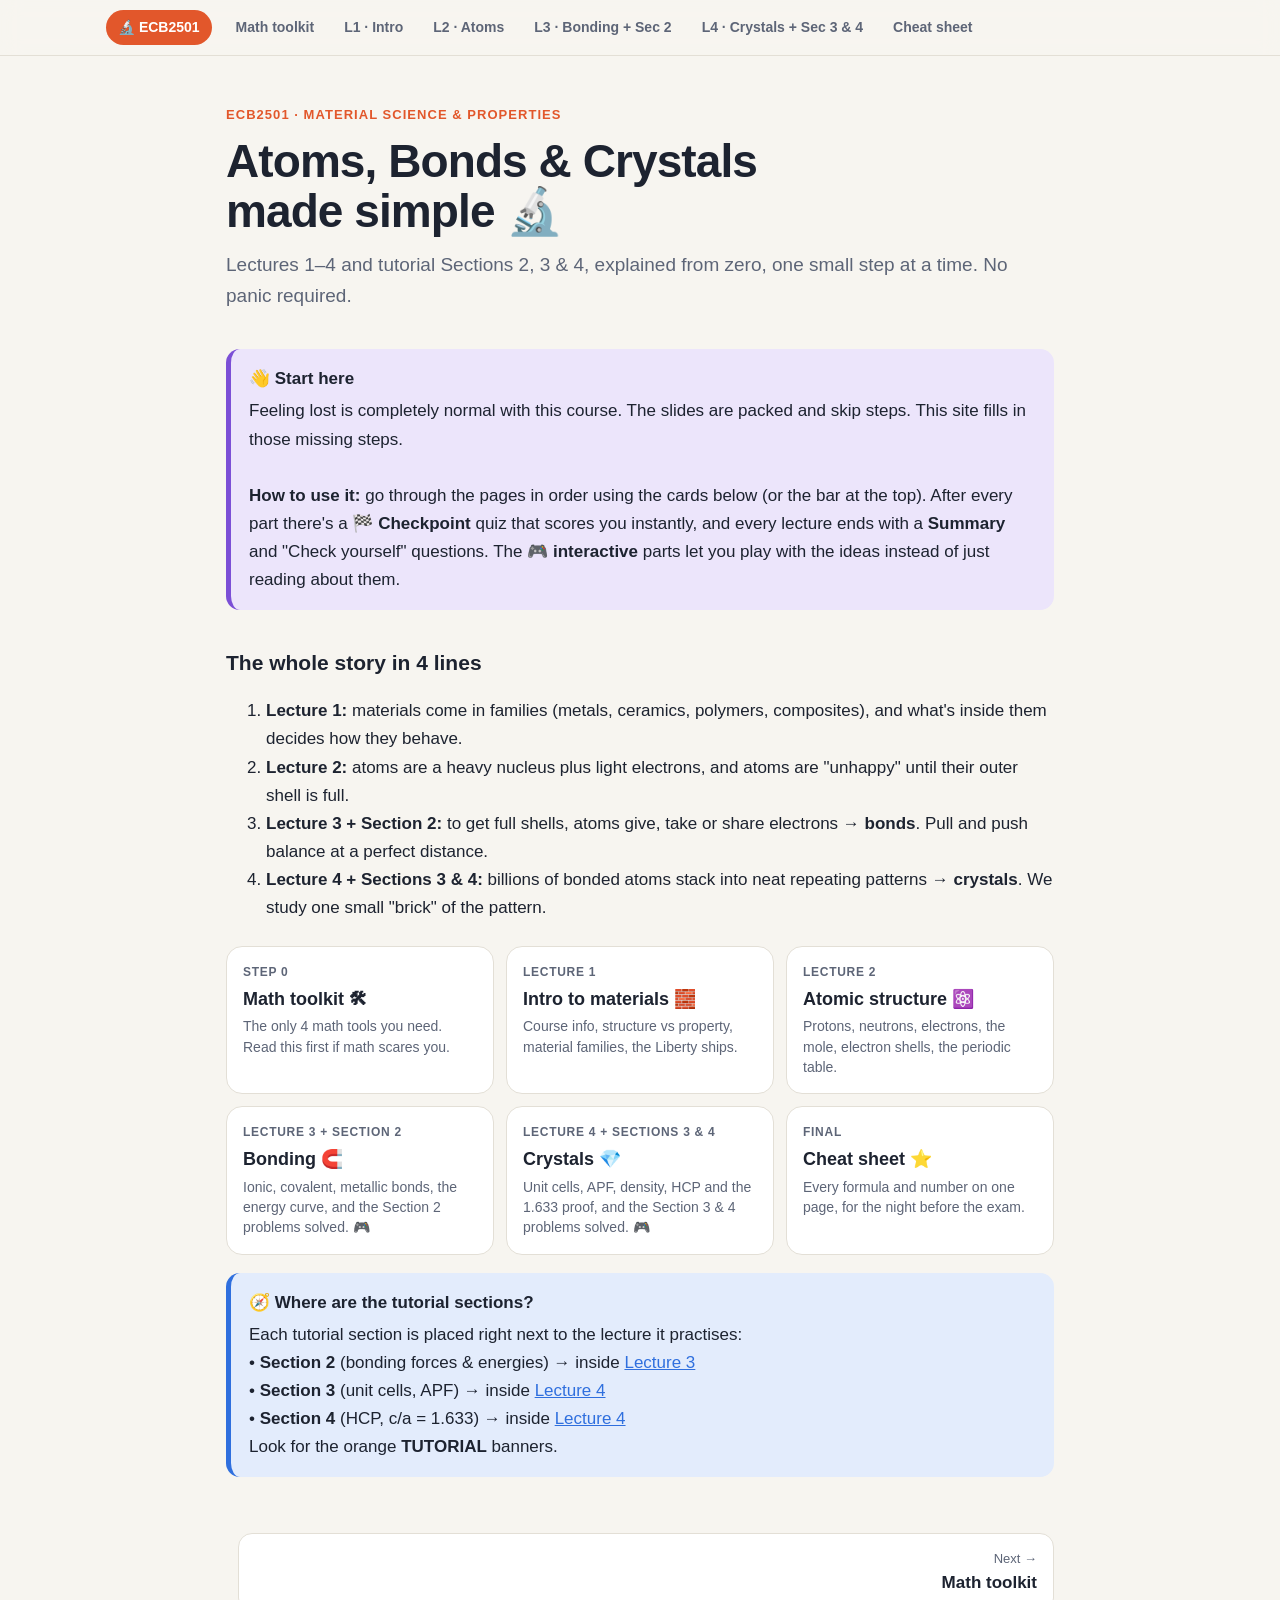
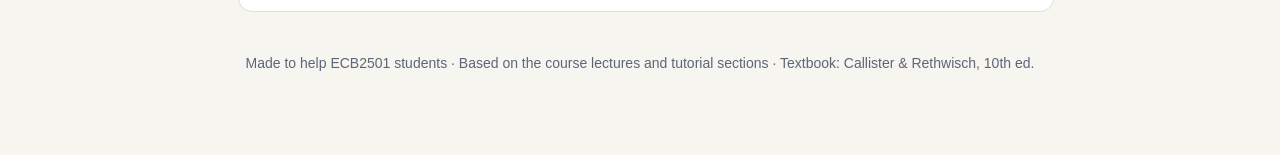
<file: index.html>
<!doctype html>
<html lang="en">
<head>
<meta charset="utf-8">
<meta name="viewport" content="width=device-width, initial-scale=1">
<title>ECB2501 Study Guide</title>
<meta name="description" content="A friendly, step-by-step study guide for ECB2501 Material Science & Properties: lectures 1–4 and tutorial sections 2–4.">
<link rel="stylesheet" href="assets/style.css">
</head>
<body>
<div class="wrap">
<header class="hero">
  <div class="kicker">ECB2501 · Material Science &amp; Properties</div>
  <h1>Atoms, Bonds &amp; Crystals<br>made simple 🔬</h1>
  <p>Lectures 1–4 and tutorial Sections 2, 3 &amp; 4, explained from zero, one small step at a time. No panic required.</p>
</header>

<div class="story"><b>👋 Start here</b>
Feeling lost is completely normal with this course. The slides are packed and skip steps. This site fills in those missing steps.
<br><br>
<b>How to use it:</b> go through the pages in order using the cards below (or the bar at the top). After every part there's a <b>🏁 Checkpoint</b> quiz that scores you instantly, and every lecture ends with a <b>Summary</b> and "Check yourself" questions. The <b>🎮 interactive</b> parts let you play with the ideas instead of just reading about them.
</div>

<h3>The whole story in 4 lines</h3>
<ol>
  <li><b>Lecture 1:</b> materials come in families (metals, ceramics, polymers, composites), and what's inside them decides how they behave.</li>
  <li><b>Lecture 2:</b> atoms are a heavy nucleus plus light electrons, and atoms are "unhappy" until their outer shell is full.</li>
  <li><b>Lecture 3 + Section 2:</b> to get full shells, atoms give, take or share electrons → <b>bonds</b>. Pull and push balance at a perfect distance.</li>
  <li><b>Lecture 4 + Sections 3 &amp; 4:</b> billions of bonded atoms stack into neat repeating patterns → <b>crystals</b>. We study one small "brick" of the pattern.</li>
</ol>

<nav class="map">
  <a href="toolkit.html"><b>Step 0</b><span>Math toolkit 🛠</span><small>The only 4 math tools you need. Read this first if math scares you.</small></a>
  <a href="lecture-1.html"><b>Lecture 1</b><span>Intro to materials 🧱</span><small>Course info, structure vs property, material families, the Liberty ships.</small></a>
  <a href="lecture-2.html"><b>Lecture 2</b><span>Atomic structure ⚛️</span><small>Protons, neutrons, electrons, the mole, electron shells, the periodic table.</small></a>
  <a href="lecture-3.html"><b>Lecture 3 + Section 2</b><span>Bonding 🧲</span><small>Ionic, covalent, metallic bonds, the energy curve, and the Section 2 problems solved. 🎮</small></a>
  <a href="lecture-4.html"><b>Lecture 4 + Sections 3 &amp; 4</b><span>Crystals 💎</span><small>Unit cells, APF, density, HCP and the 1.633 proof, and the Section 3 &amp; 4 problems solved. 🎮</small></a>
  <a href="cheat-sheet.html"><b>Final</b><span>Cheat sheet ⭐</span><small>Every formula and number on one page, for the night before the exam.</small></a>
</nav>

<div class="tip"><b>🧭 Where are the tutorial sections?</b>
Each tutorial section is placed right next to the lecture it practises:
<br>• <b>Section 2</b> (bonding forces &amp; energies) → inside <a href="lecture-3.html#sec2">Lecture 3</a>
<br>• <b>Section 3</b> (unit cells, APF) → inside <a href="lecture-4.html#sec3">Lecture 4</a>
<br>• <b>Section 4</b> (HCP, c/a = 1.633) → inside <a href="lecture-4.html#sec4">Lecture 4</a>
<br>Look for the orange <b>TUTORIAL</b> banners.
</div>

<div id="pager"></div>
<footer>Made to help ECB2501 students · Based on the course lectures and tutorial sections · Textbook: Callister &amp; Rethwisch, 10th ed.</footer>
</div>
<script src="assets/app.js"></script>
</body>
</html>
</file>
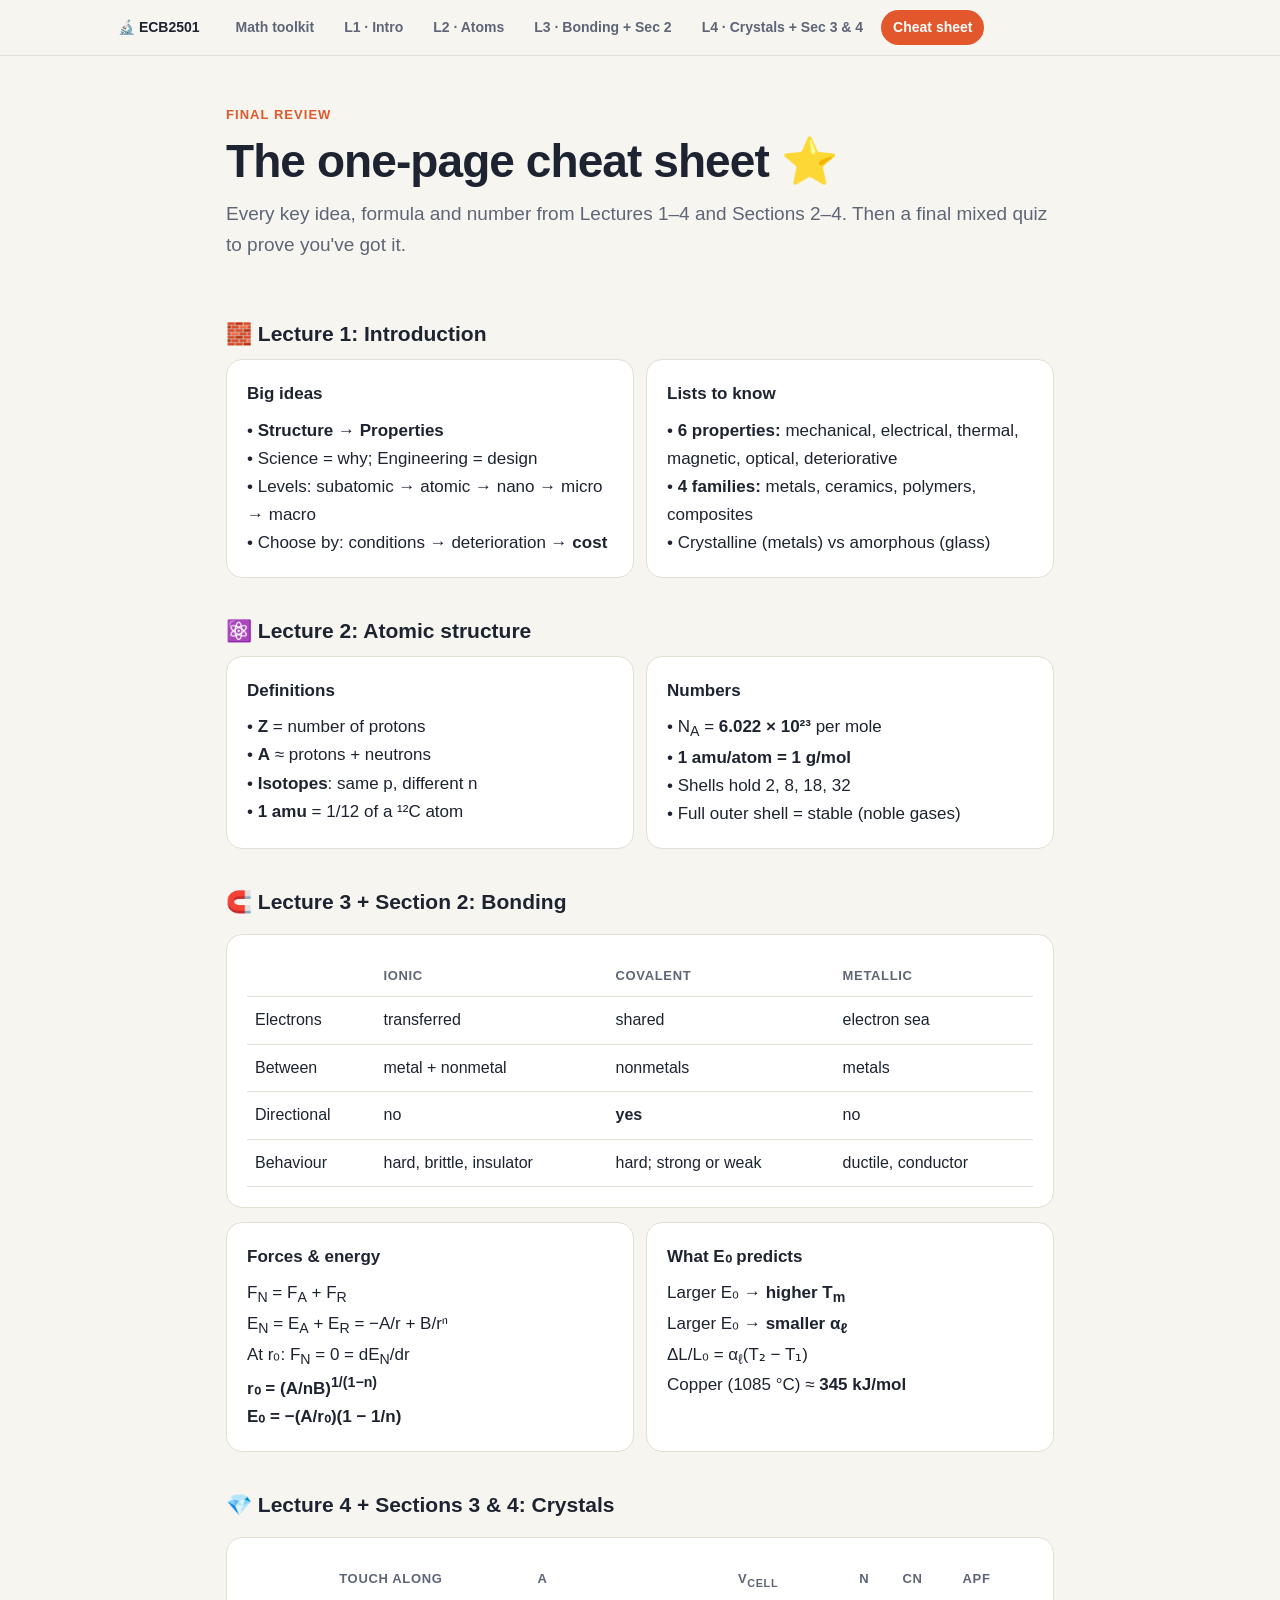
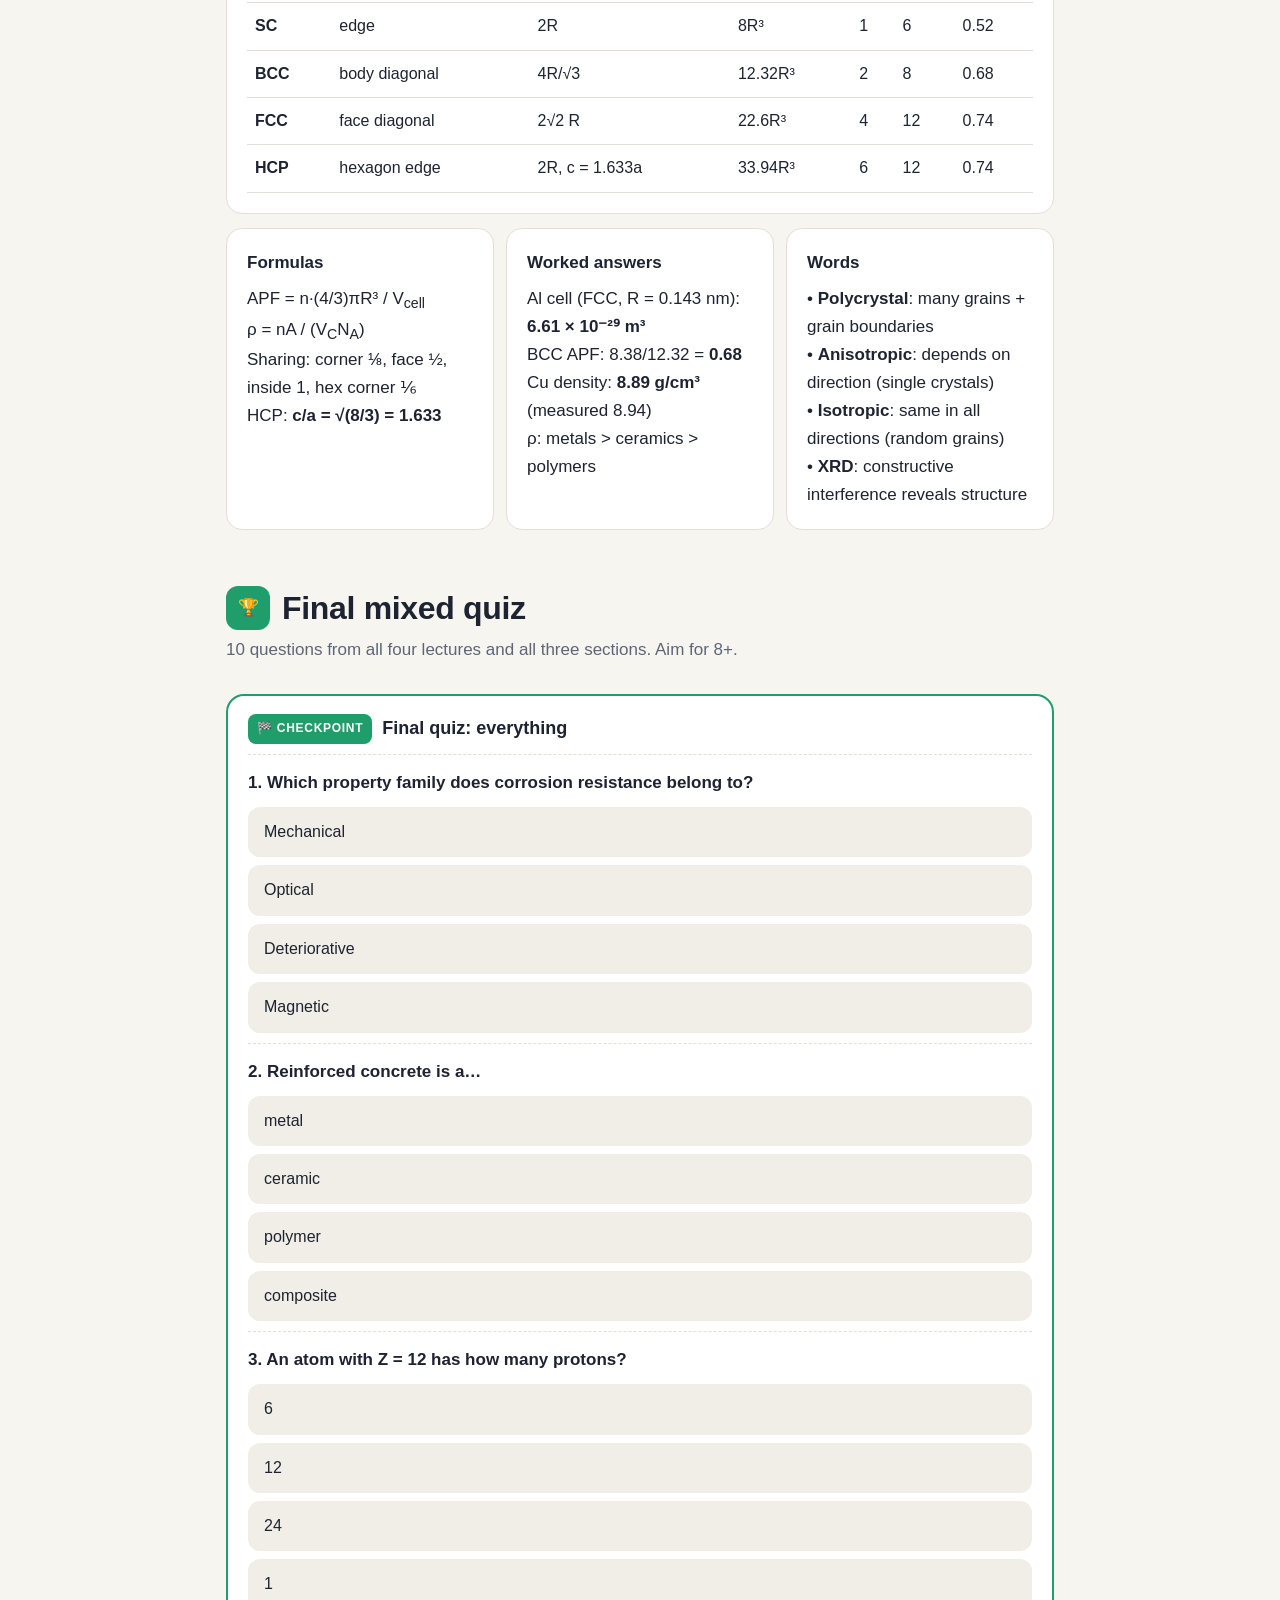
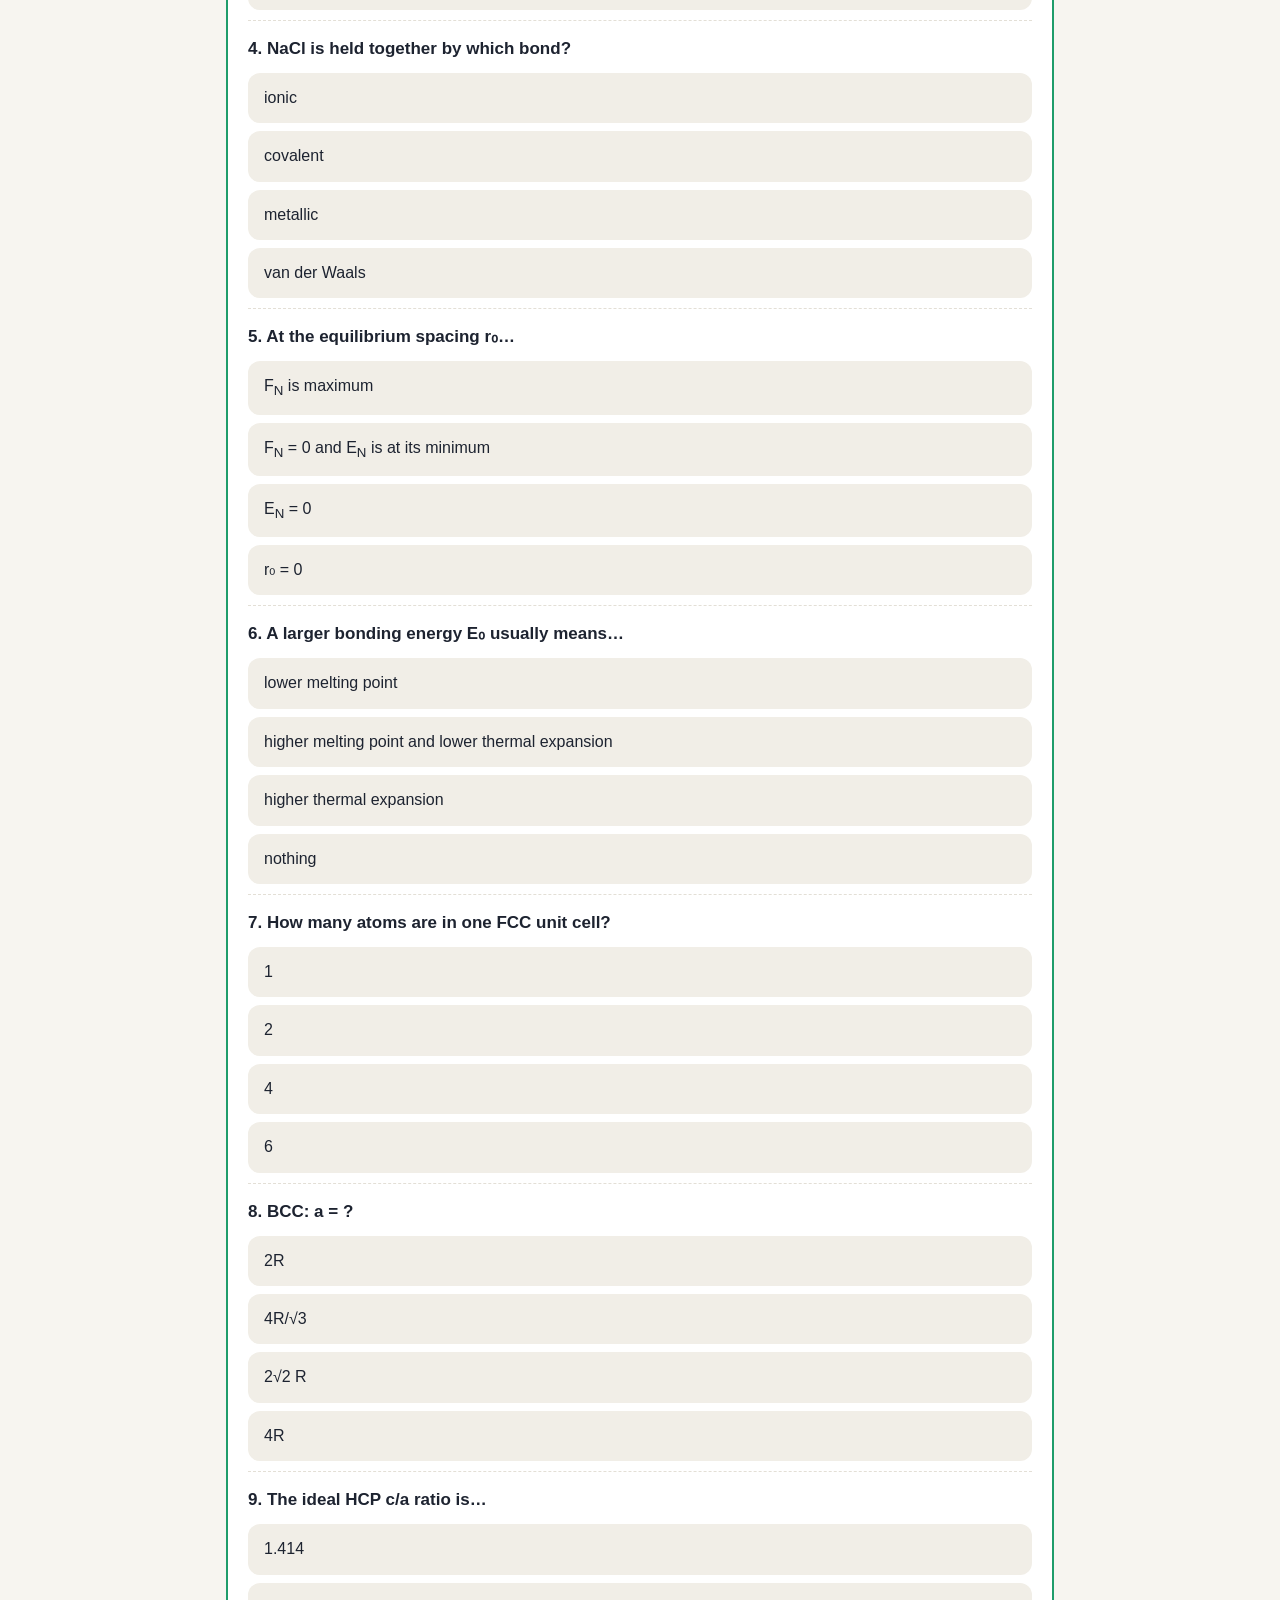
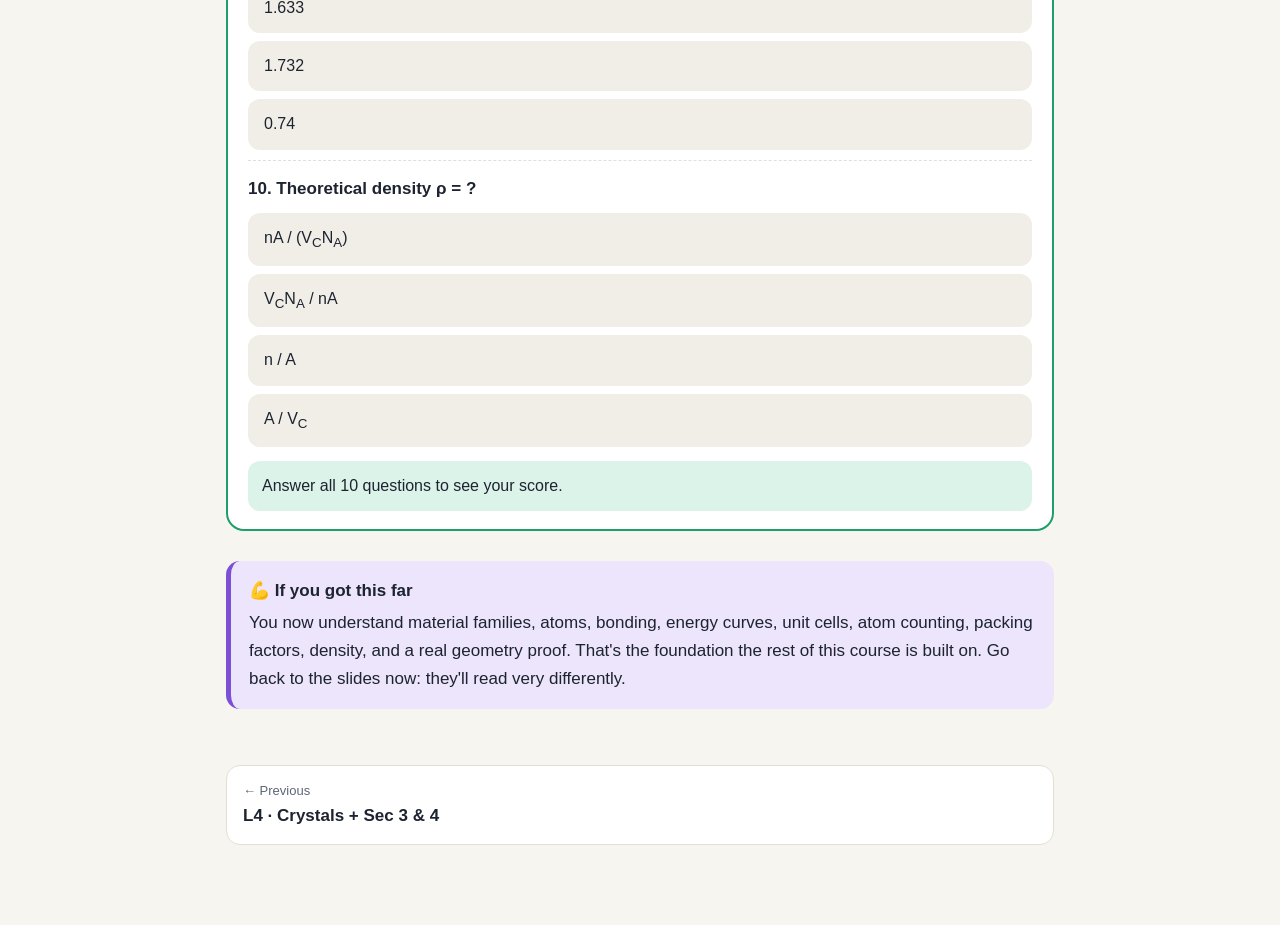
<file: cheat-sheet.html>
<!doctype html>
<html lang="en">
<head>
<meta charset="utf-8">
<meta name="viewport" content="width=device-width, initial-scale=1">
<title>Cheat Sheet · ECB2501</title>
<link rel="stylesheet" href="assets/style.css">
</head>
<body>
<div class="wrap">
<header class="hero">
  <div class="kicker">Final review</div>
  <h1>The one-page cheat sheet ⭐</h1>
  <p>Every key idea, formula and number from Lectures 1–4 and Sections 2–4. Then a final mixed quiz to prove you've got it.</p>
</header>

<h3>🧱 Lecture 1: Introduction</h3>
<div class="grid2">
  <div class="card"><h4>Big ideas</h4>• <b>Structure → Properties</b><br>• Science = why; Engineering = design<br>• Levels: subatomic → atomic → nano → micro → macro<br>• Choose by: conditions → deterioration → <b>cost</b></div>
  <div class="card"><h4>Lists to know</h4>• <b>6 properties:</b> mechanical, electrical, thermal, magnetic, optical, deteriorative<br>• <b>4 families:</b> metals, ceramics, polymers, composites<br>• Crystalline (metals) vs amorphous (glass)</div>
</div>

<h3>⚛️ Lecture 2: Atomic structure</h3>
<div class="grid2">
  <div class="card"><h4>Definitions</h4>• <b>Z</b> = number of protons<br>• <b>A</b> ≈ protons + neutrons<br>• <b>Isotopes</b>: same p, different n<br>• <b>1 amu</b> = 1/12 of a ¹²C atom</div>
  <div class="card"><h4>Numbers</h4>• N<sub>A</sub> = <b>6.022 × 10²³</b> per mole<br>• <b>1 amu/atom = 1 g/mol</b><br>• Shells hold 2, 8, 18, 32<br>• Full outer shell = stable (noble gases)</div>
</div>

<h3>🧲 Lecture 3 + Section 2: Bonding</h3>
<div class="tablewrap card"><table>
  <tr><th></th><th>Ionic</th><th>Covalent</th><th>Metallic</th></tr>
  <tr><td>Electrons</td><td>transferred</td><td>shared</td><td>electron sea</td></tr>
  <tr><td>Between</td><td>metal + nonmetal</td><td>nonmetals</td><td>metals</td></tr>
  <tr><td>Directional</td><td>no</td><td><b>yes</b></td><td>no</td></tr>
  <tr><td>Behaviour</td><td>hard, brittle, insulator</td><td>hard; strong or weak</td><td>ductile, conductor</td></tr>
</table></div>
<div class="grid2">
  <div class="card"><h4>Forces &amp; energy</h4>F<sub>N</sub> = F<sub>A</sub> + F<sub>R</sub><br>E<sub>N</sub> = E<sub>A</sub> + E<sub>R</sub> = −A/r + B/rⁿ<br>At r₀: F<sub>N</sub> = 0 = dE<sub>N</sub>/dr<br><b>r₀ = (A/nB)<sup>1/(1−n)</sup></b><br><b>E₀ = −(A/r₀)(1 − 1/n)</b></div>
  <div class="card"><h4>What E₀ predicts</h4>Larger E₀ → <b>higher T<sub>m</sub></b><br>Larger E₀ → <b>smaller α<sub>ℓ</sub></b><br>ΔL/L₀ = α<sub>ℓ</sub>(T₂ − T₁)<br>Copper (1085 °C) ≈ <b>345 kJ/mol</b></div>
</div>

<h3>💎 Lecture 4 + Sections 3 &amp; 4: Crystals</h3>
<div class="tablewrap card"><table>
  <tr><th></th><th>Touch along</th><th>a</th><th>V<sub>cell</sub></th><th>n</th><th>CN</th><th>APF</th></tr>
  <tr><td><b>SC</b></td><td>edge</td><td>2R</td><td>8R³</td><td>1</td><td>6</td><td>0.52</td></tr>
  <tr><td><b>BCC</b></td><td>body diagonal</td><td>4R/√3</td><td>12.32R³</td><td>2</td><td>8</td><td>0.68</td></tr>
  <tr><td><b>FCC</b></td><td>face diagonal</td><td>2√2 R</td><td>22.6R³</td><td>4</td><td>12</td><td>0.74</td></tr>
  <tr><td><b>HCP</b></td><td>hexagon edge</td><td>2R, c = 1.633a</td><td>33.94R³</td><td>6</td><td>12</td><td>0.74</td></tr>
</table></div>
<div class="grid2">
  <div class="card"><h4>Formulas</h4>APF = n·(4/3)πR³ / V<sub>cell</sub><br>ρ = nA / (V<sub>C</sub>N<sub>A</sub>)<br>Sharing: corner ⅛, face ½, inside 1, hex corner ⅙<br>HCP: <b>c/a = √(8/3) = 1.633</b></div>
  <div class="card"><h4>Worked answers</h4>Al cell (FCC, R = 0.143 nm): <b>6.61 × 10⁻²⁹ m³</b><br>BCC APF: 8.38/12.32 = <b>0.68</b><br>Cu density: <b>8.89 g/cm³</b> (measured 8.94)<br>ρ: metals &gt; ceramics &gt; polymers</div>
  <div class="card"><h4>Words</h4>• <b>Polycrystal</b>: many grains + grain boundaries<br>• <b>Anisotropic</b>: depends on direction (single crystals)<br>• <b>Isotropic</b>: same in all directions (random grains)<br>• <b>XRD</b>: constructive interference reveals structure</div>
</div>

<section class="level" id="final">
  <div class="lvl"><div class="badge g">🏆</div><h2>Final mixed quiz</h2></div>
  <p class="sub">10 questions from all four lectures and all three sections. Aim for 8+.</p>
  <div class="checkpoint" data-title="Final quiz: everything"><script type="application/json">[
    {"q":"Which property family does corrosion resistance belong to?","o":["Mechanical","Optical","Deteriorative","Magnetic"],"a":2,"why":"Deteriorative = chemical reactivity, like rusting."},
    {"q":"Reinforced concrete is a…","o":["metal","ceramic","polymer","composite"],"a":3,"why":"Concrete (ceramic) + steel (metal) = composite."},
    {"q":"An atom with Z = 12 has how many protons?","o":["6","12","24","1"],"a":1,"why":"Z is the number of protons."},
    {"q":"NaCl is held together by which bond?","o":["ionic","covalent","metallic","van der Waals"],"a":0,"why":"Na gives an electron to Cl; the + and − ions attract."},
    {"q":"At the equilibrium spacing r₀…","o":["F<sub>N</sub> is maximum","F<sub>N</sub> = 0 and E<sub>N</sub> is at its minimum","E<sub>N</sub> = 0","r₀ = 0"],"a":1,"why":"Attraction and repulsion balance at the bottom of the energy valley."},
    {"q":"A larger bonding energy E₀ usually means…","o":["lower melting point","higher melting point and lower thermal expansion","higher thermal expansion","nothing"],"a":1,"why":"Deeper, narrower valley → harder to melt, less expansion."},
    {"q":"How many atoms are in one FCC unit cell?","o":["1","2","4","6"],"a":2,"why":"8 × 1/8 + 6 × 1/2 = 4."},
    {"q":"BCC: a = ?","o":["2R","4R/√3","2√2 R","4R"],"a":1,"why":"Body diagonal a√3 = 4R."},
    {"q":"The ideal HCP c/a ratio is…","o":["1.414","1.633","1.732","0.74"],"a":1,"why":"c/a = √(8/3) = 1.633."},
    {"q":"Theoretical density ρ = ?","o":["nA / (V<sub>C</sub>N<sub>A</sub>)","V<sub>C</sub>N<sub>A</sub> / nA","n / A","A / V<sub>C</sub>"],"a":0,"why":"Mass of n atoms divided by the cell volume."}
  ]</script></div>
  <div class="story"><b>💪 If you got this far</b> You now understand material families, atoms, bonding, energy curves, unit cells, atom counting, packing factors, density, and a real geometry proof. That's the foundation the rest of this course is built on. Go back to the slides now: they'll read very differently.</div>
</section>

<div id="pager"></div>
</div>
<script src="assets/app.js"></script>
</body>
</html>
</file>
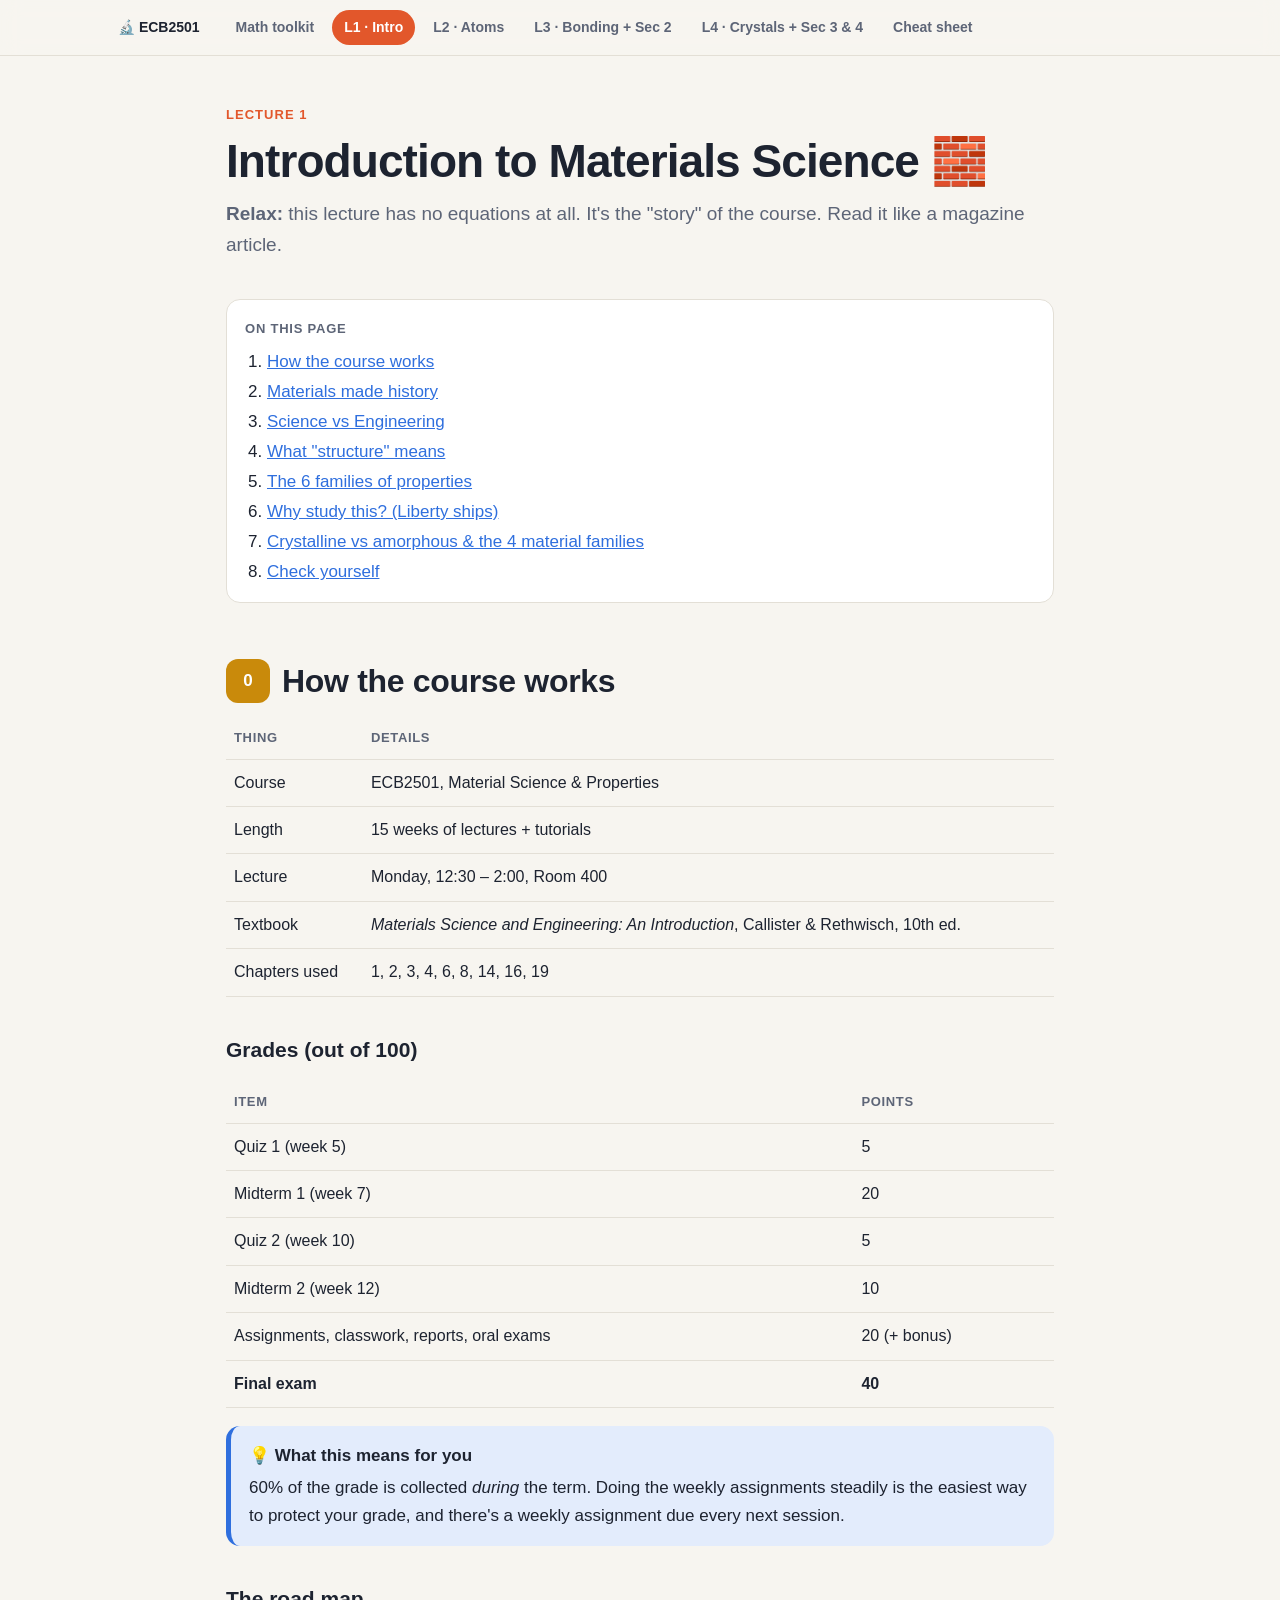
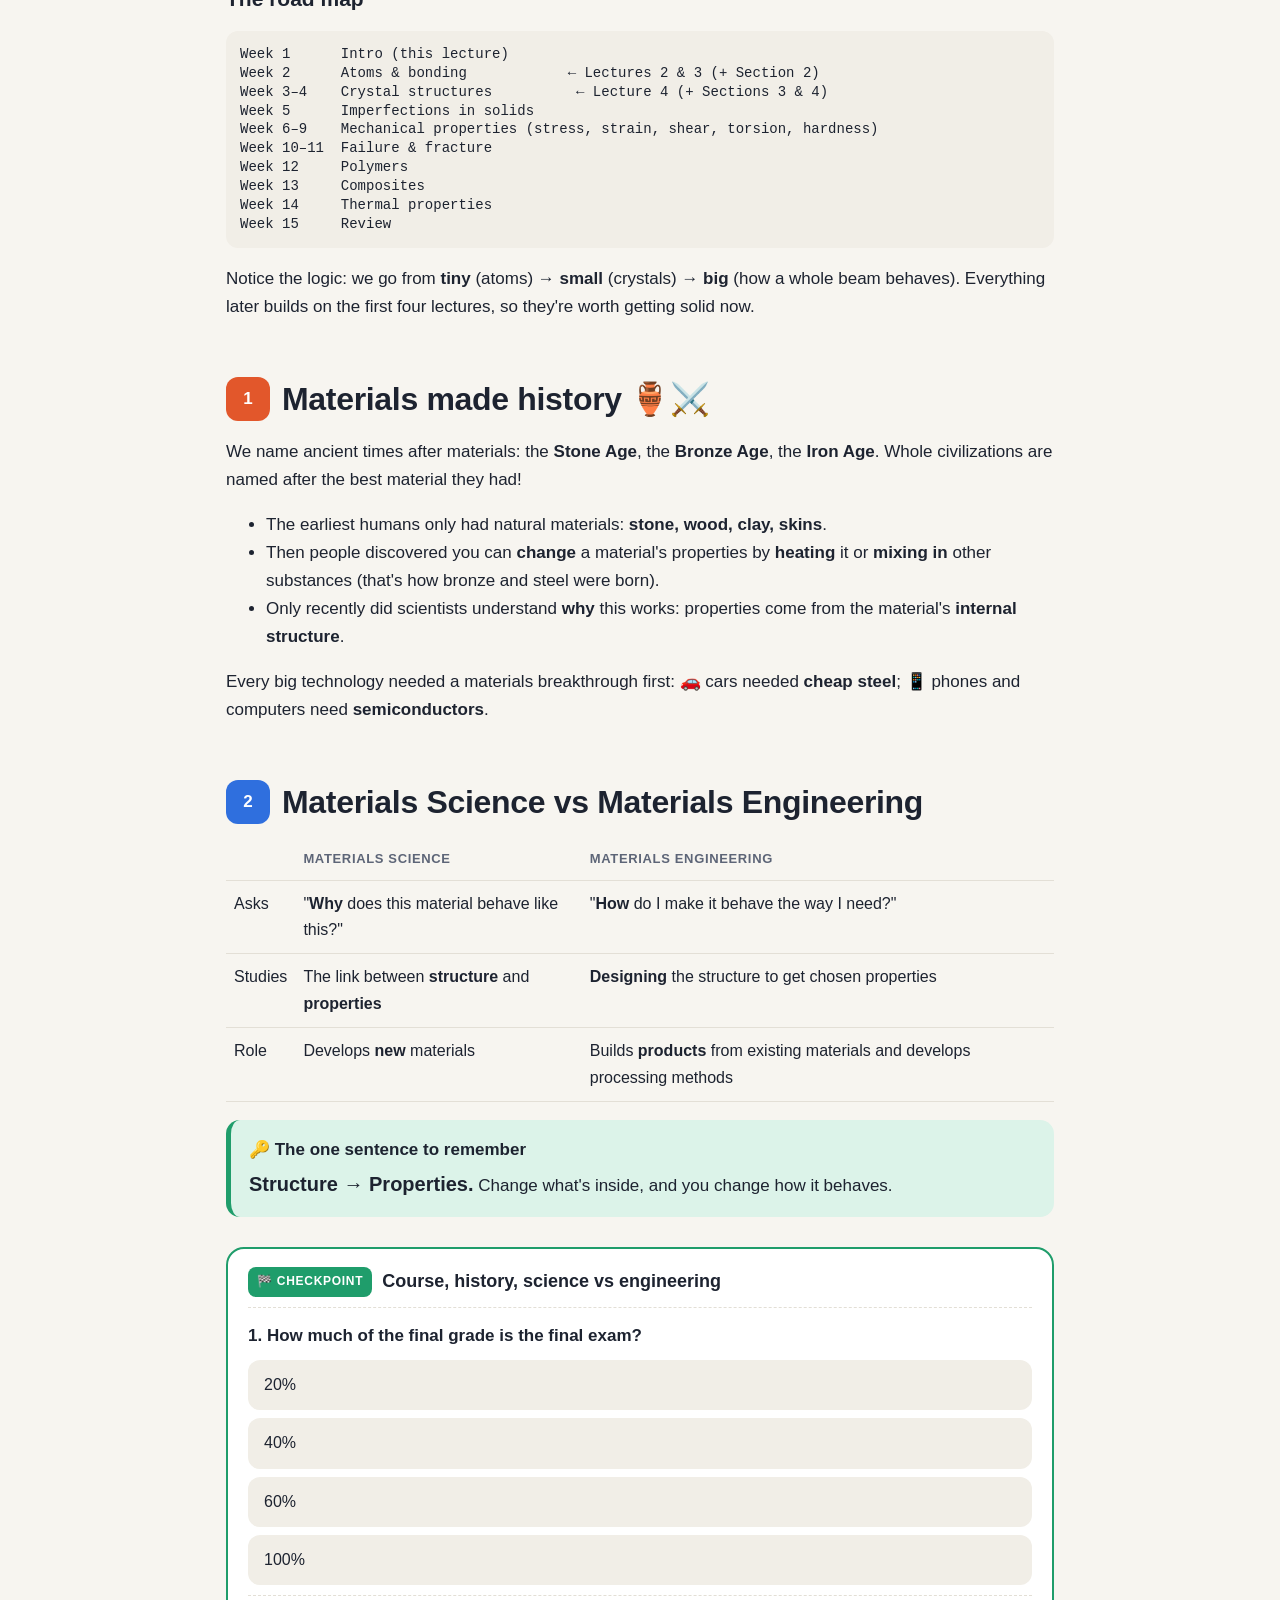
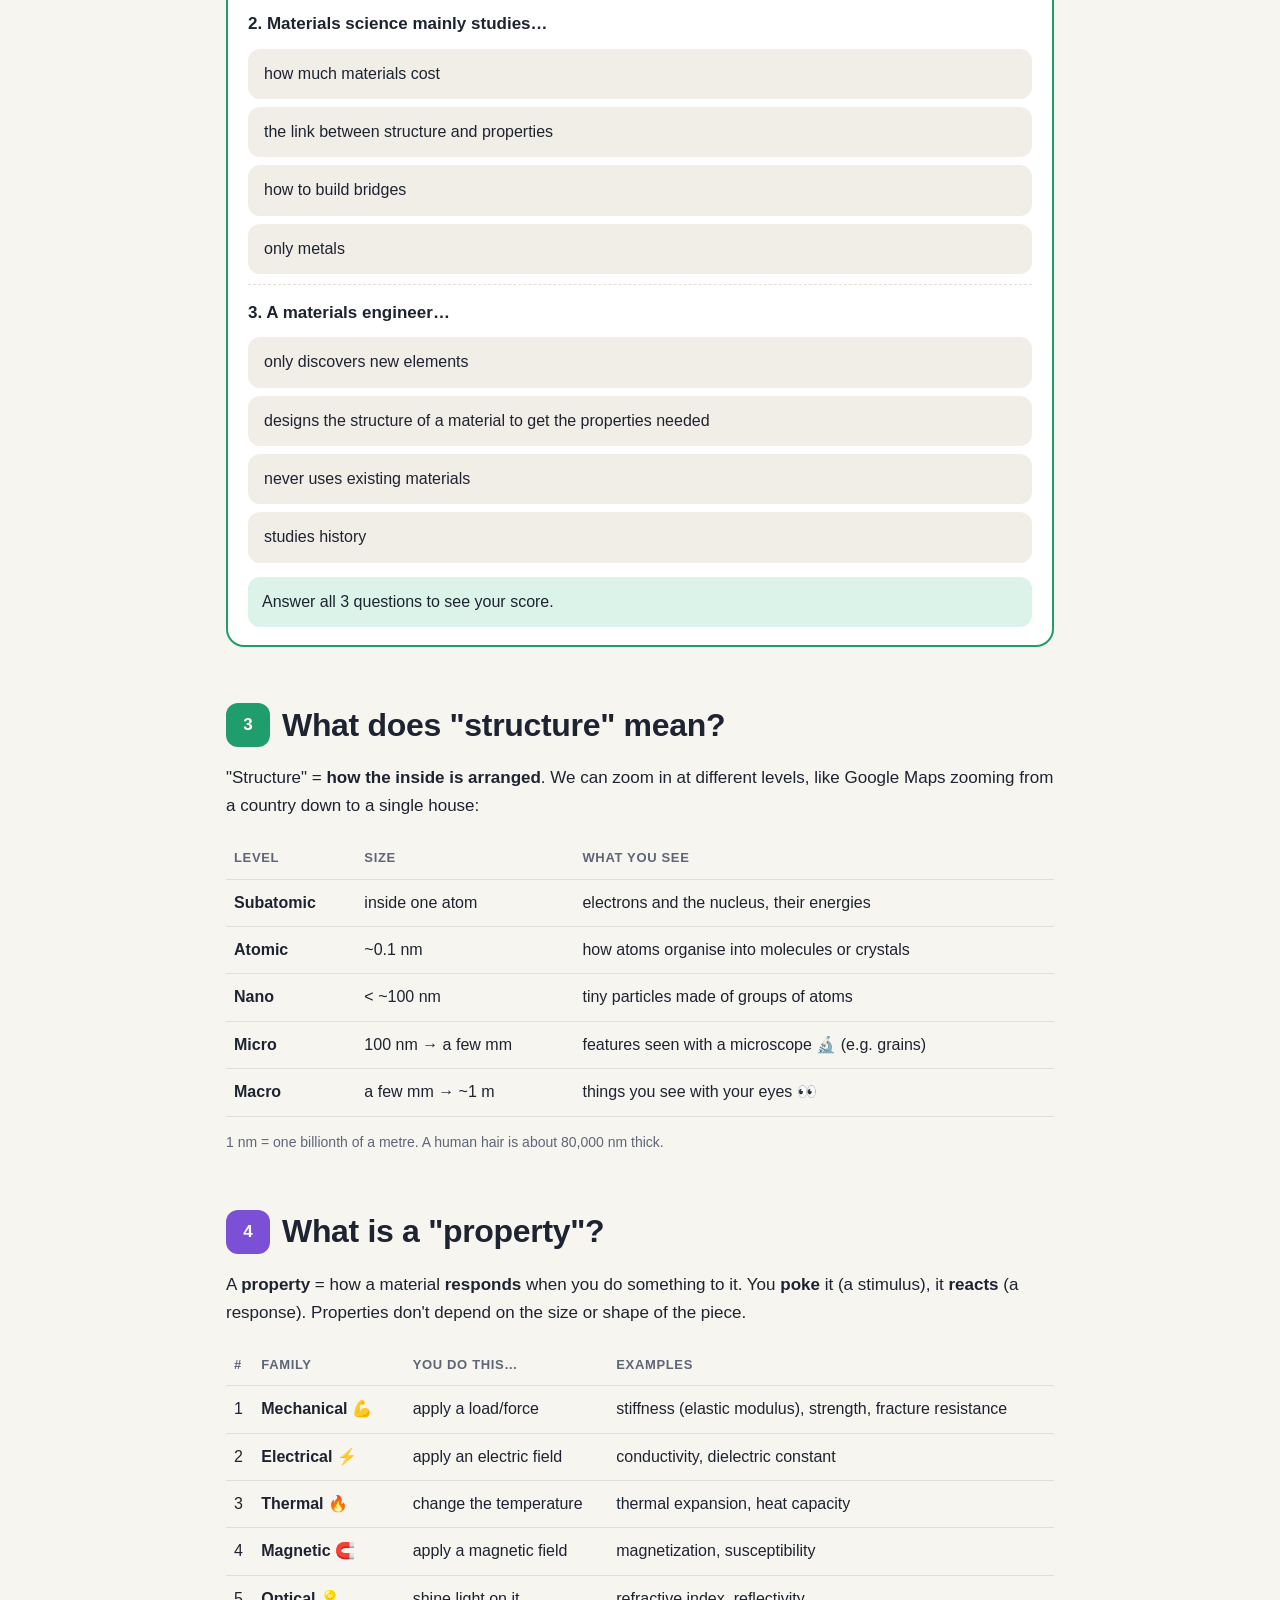
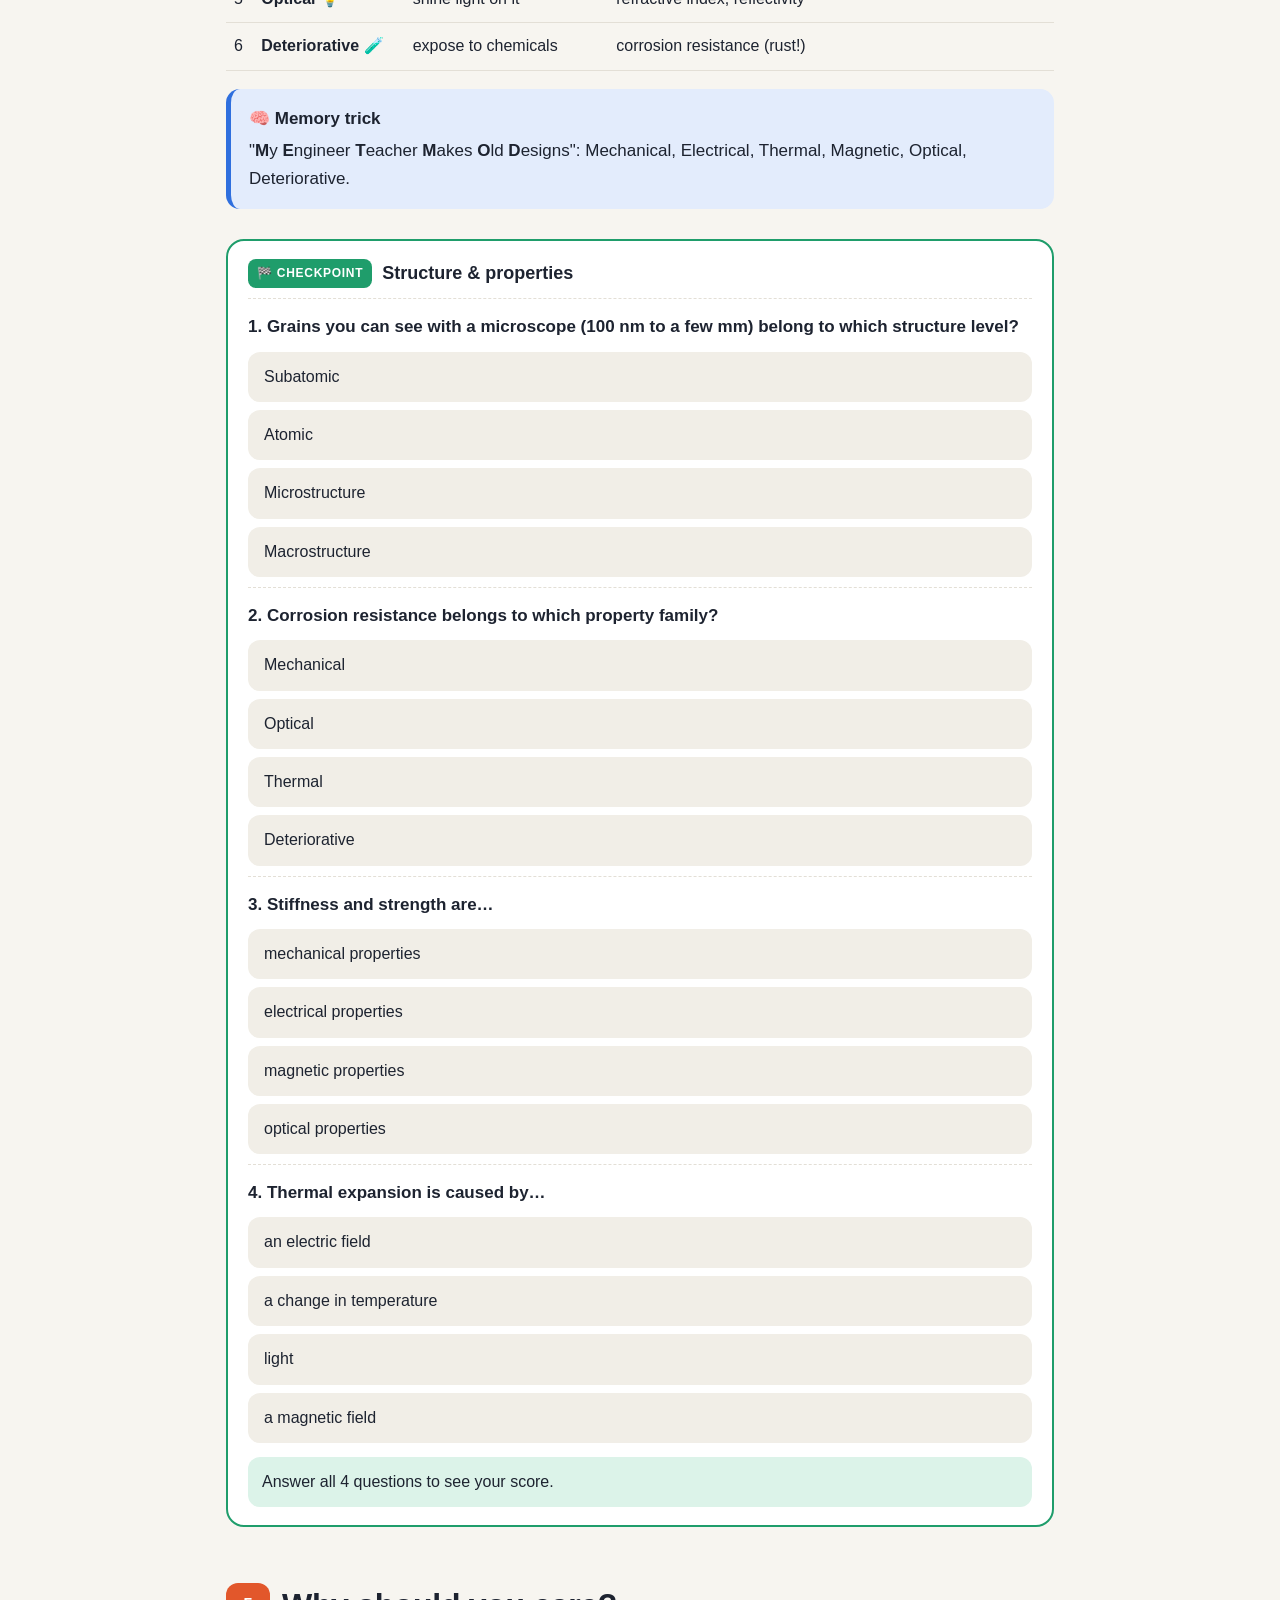
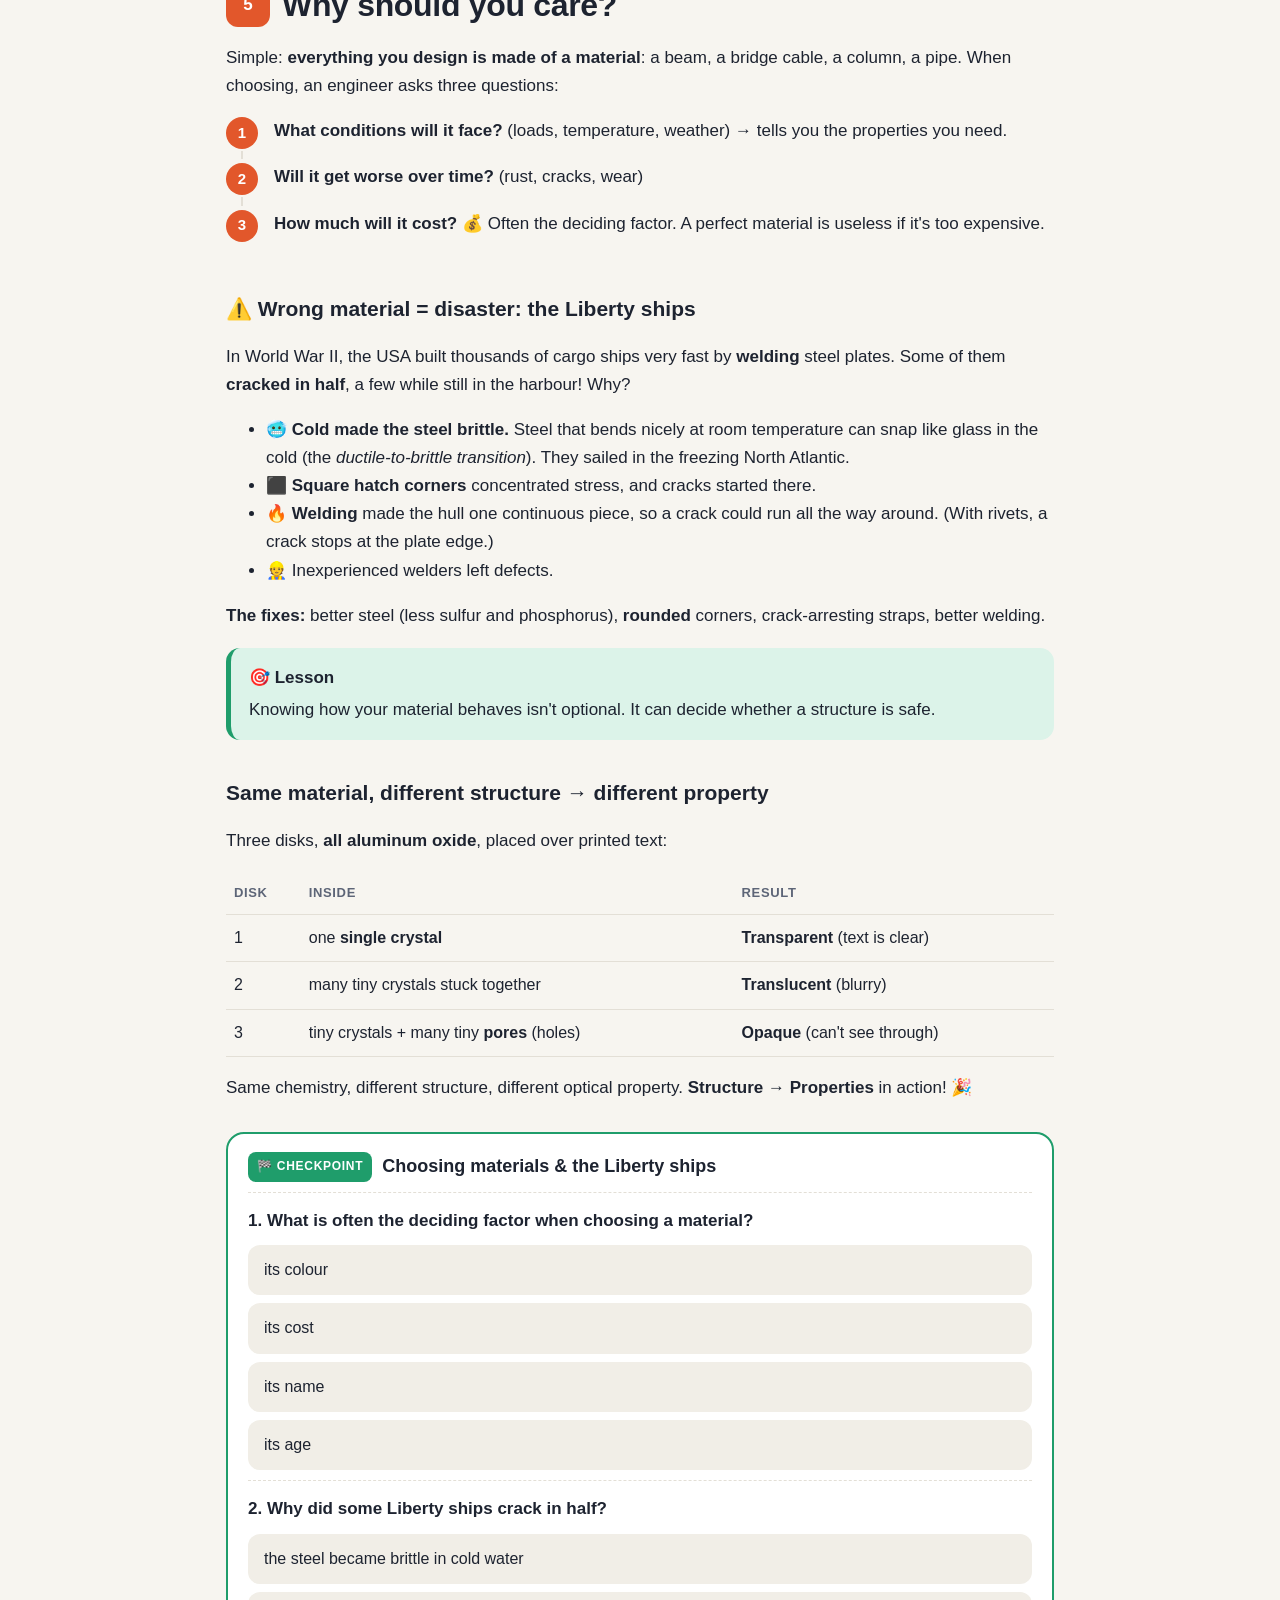
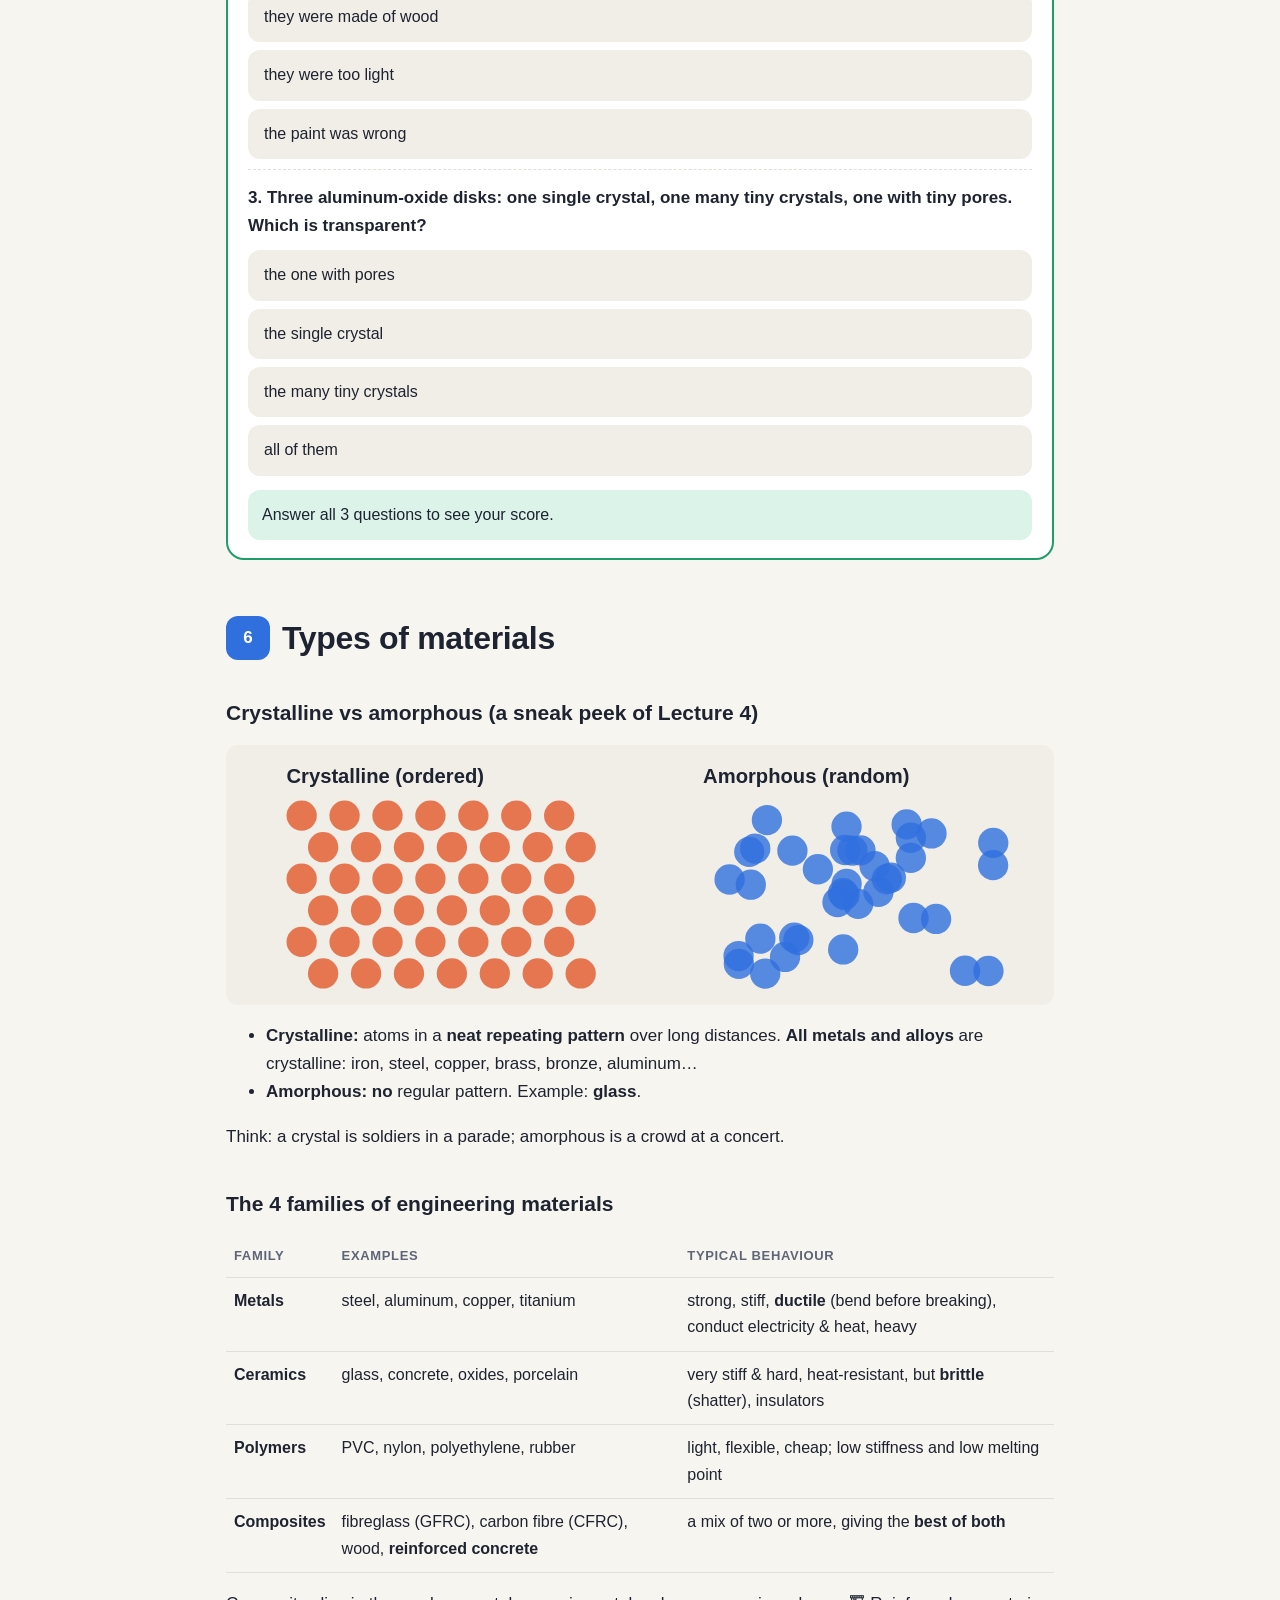
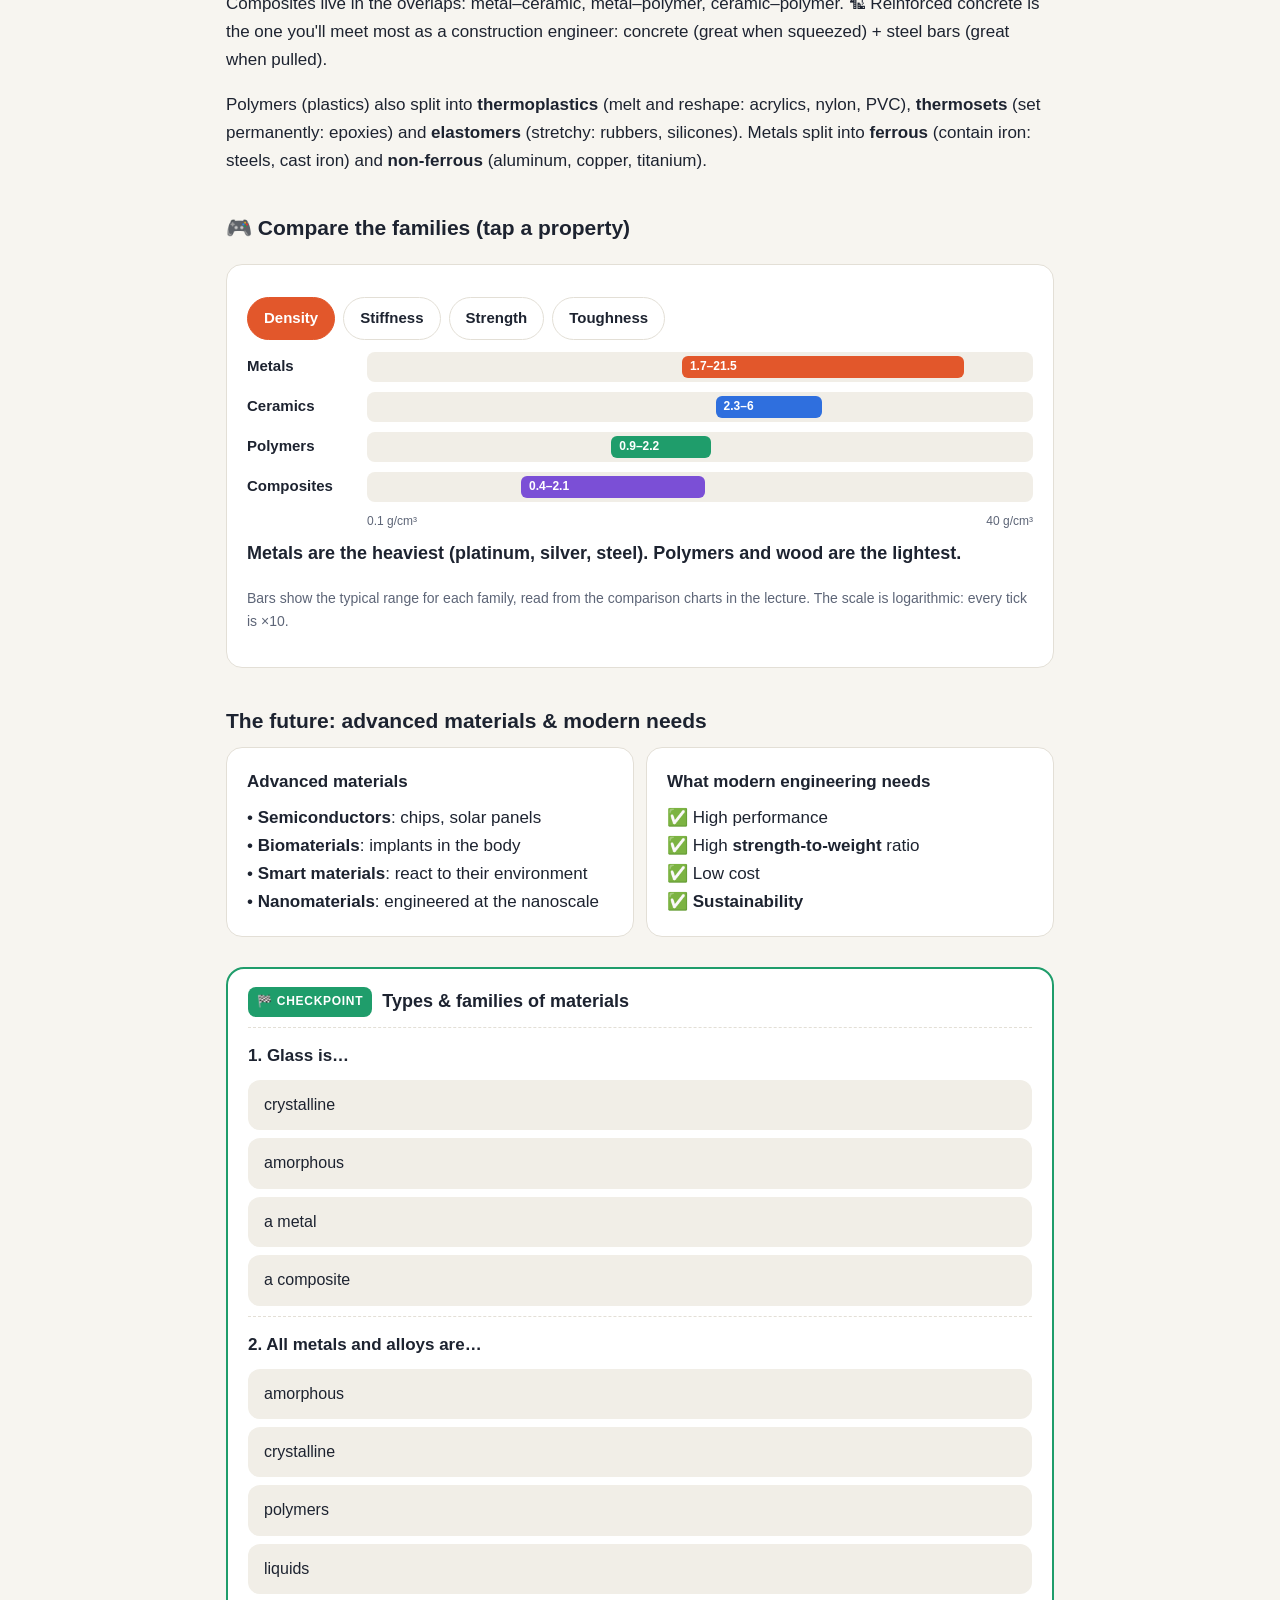
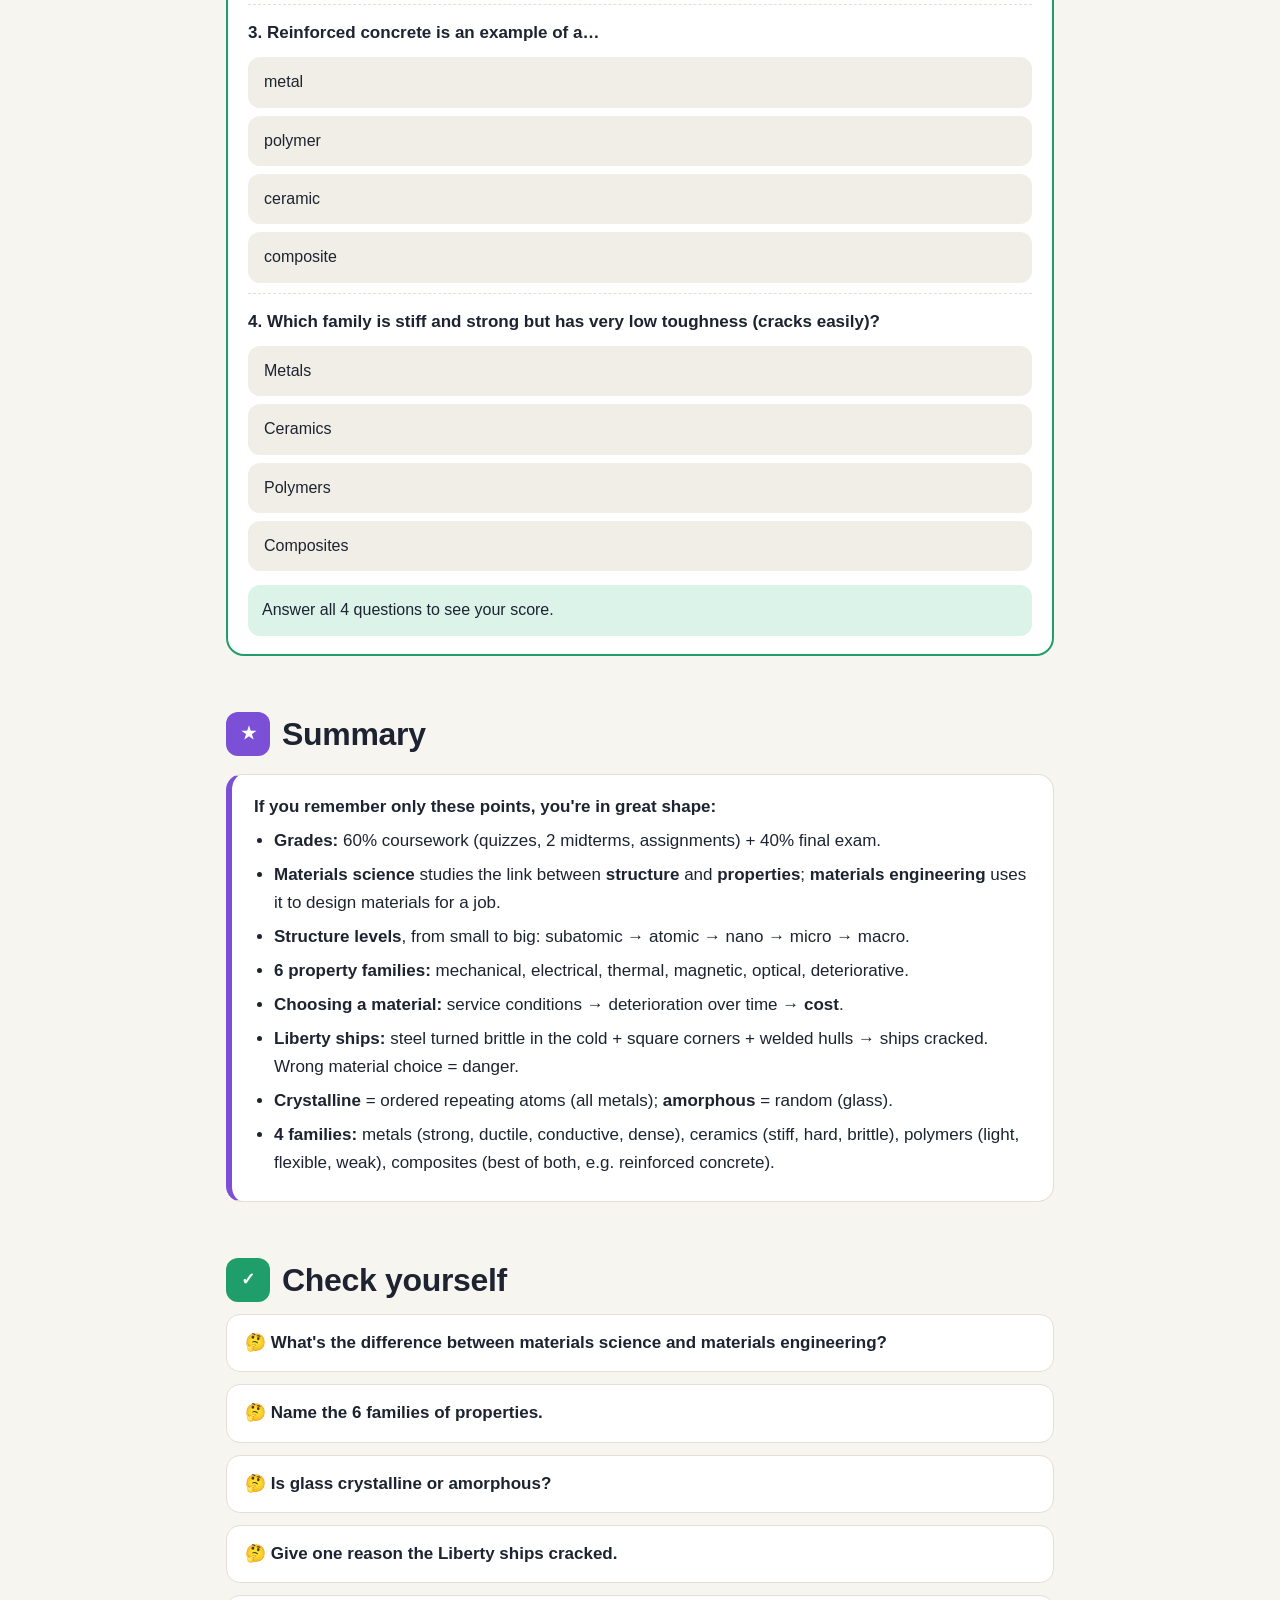
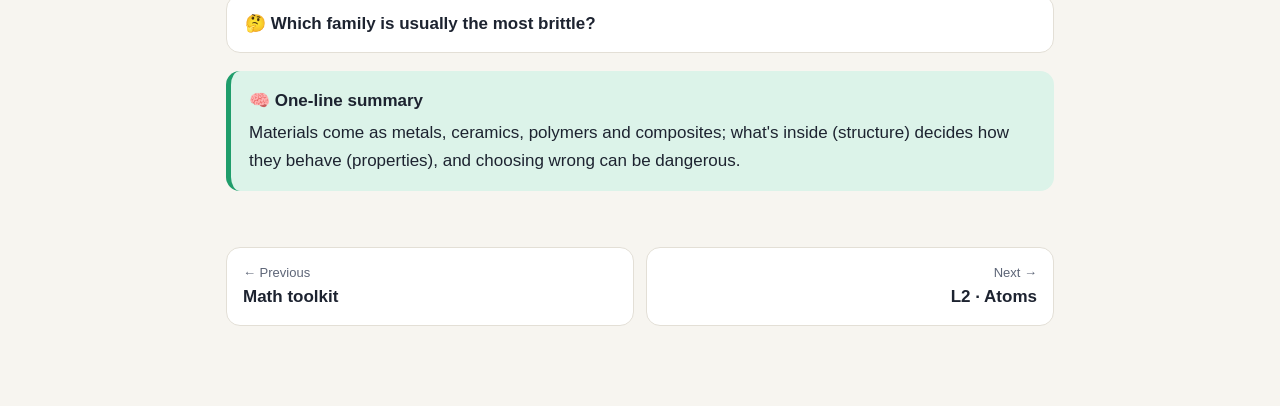
<file: lecture-1.html>
<!doctype html>
<html lang="en">
<head>
<meta charset="utf-8">
<meta name="viewport" content="width=device-width, initial-scale=1">
<title>Lecture 1 · Introduction · ECB2501</title>
<link rel="stylesheet" href="assets/style.css">
<style>
.bars{margin-top:8px}
.barrow{display:grid;grid-template-columns:110px 1fr;gap:10px;align-items:center;margin:10px 0}
.barrow .lbl{font-weight:700;font-size:15px}
.track{position:relative;height:30px;background:var(--code);border-radius:8px}
.range{position:absolute;top:4px;bottom:4px;border-radius:6px;display:flex;align-items:center;padding:0 8px;font-size:12px;font-weight:700;color:#fff;white-space:nowrap;transition:left .4s,width .4s}
.scale{display:flex;justify-content:space-between;font-size:12px;color:var(--muted);margin-left:120px}
</style>
</head>
<body>
<div class="wrap">
<header class="hero">
  <div class="kicker">Lecture 1</div>
  <h1>Introduction to Materials Science 🧱</h1>
  <p><b>Relax:</b> this lecture has no equations at all. It's the "story" of the course. Read it like a magazine article.</p>
</header>

<div class="toc"><b>On this page</b><ol>
  <li><a href="#course">How the course works</a></li>
  <li><a href="#history">Materials made history</a></li>
  <li><a href="#sci-eng">Science vs Engineering</a></li>
  <li><a href="#structure">What "structure" means</a></li>
  <li><a href="#property">The 6 families of properties</a></li>
  <li><a href="#why">Why study this? (Liberty ships)</a></li>
  <li><a href="#types">Crystalline vs amorphous &amp; the 4 material families</a></li>
  <li><a href="#check">Check yourself</a></li>
</ol></div>

<section class="level" id="course">
  <div class="lvl"><div class="badge y">0</div><h2>How the course works</h2></div>
  <div class="tablewrap"><table>
    <tr><th>Thing</th><th>Details</th></tr>
    <tr><td>Course</td><td>ECB2501, Material Science &amp; Properties</td></tr>
    <tr><td>Length</td><td>15 weeks of lectures + tutorials</td></tr>
    <tr><td>Lecture</td><td>Monday, 12:30 – 2:00, Room 400</td></tr>
    <tr><td>Textbook</td><td><i>Materials Science and Engineering: An Introduction</i>, Callister &amp; Rethwisch, 10th ed.</td></tr>
    <tr><td>Chapters used</td><td>1, 2, 3, 4, 6, 8, 14, 16, 19</td></tr>
  </table></div>
  <h3>Grades (out of 100)</h3>
  <div class="tablewrap"><table>
    <tr><th>Item</th><th>Points</th></tr>
    <tr><td>Quiz 1 (week 5)</td><td>5</td></tr>
    <tr><td>Midterm 1 (week 7)</td><td>20</td></tr>
    <tr><td>Quiz 2 (week 10)</td><td>5</td></tr>
    <tr><td>Midterm 2 (week 12)</td><td>10</td></tr>
    <tr><td>Assignments, classwork, reports, oral exams</td><td>20 (+ bonus)</td></tr>
    <tr><td><b>Final exam</b></td><td><b>40</b></td></tr>
  </table></div>
  <div class="tip"><b>💡 What this means for you</b> 60% of the grade is collected <i>during</i> the term. Doing the weekly assignments steadily is the easiest way to protect your grade, and there's a weekly assignment due every next session.</div>
  <h3>The road map</h3>
  <pre class="ascii">Week 1      Intro (this lecture)
Week 2      Atoms &amp; bonding            ← Lectures 2 &amp; 3 (+ Section 2)
Week 3–4    Crystal structures          ← Lecture 4 (+ Sections 3 &amp; 4)
Week 5      Imperfections in solids
Week 6–9    Mechanical properties (stress, strain, shear, torsion, hardness)
Week 10–11  Failure &amp; fracture
Week 12     Polymers
Week 13     Composites
Week 14     Thermal properties
Week 15     Review</pre>
  <p>Notice the logic: we go from <b>tiny</b> (atoms) → <b>small</b> (crystals) → <b>big</b> (how a whole beam behaves). Everything later builds on the first four lectures, so they're worth getting solid now.</p>
</section>

<section class="level" id="history">
  <div class="lvl"><div class="badge">1</div><h2>Materials made history 🏺⚔️</h2></div>
  <p>We name ancient times after materials: the <b>Stone Age</b>, the <b>Bronze Age</b>, the <b>Iron Age</b>. Whole civilizations are named after the best material they had!</p>
  <ul>
    <li>The earliest humans only had natural materials: <b>stone, wood, clay, skins</b>.</li>
    <li>Then people discovered you can <b>change</b> a material's properties by <b>heating</b> it or <b>mixing in</b> other substances (that's how bronze and steel were born).</li>
    <li>Only recently did scientists understand <b>why</b> this works: properties come from the material's <b>internal structure</b>.</li>
  </ul>
  <p>Every big technology needed a materials breakthrough first: 🚗 cars needed <b>cheap steel</b>; 📱 phones and computers need <b>semiconductors</b>.</p>
</section>

<section class="level" id="sci-eng">
  <div class="lvl"><div class="badge b">2</div><h2>Materials Science vs Materials Engineering</h2></div>
  <div class="tablewrap"><table>
    <tr><th></th><th>Materials Science</th><th>Materials Engineering</th></tr>
    <tr><td>Asks</td><td>"<b>Why</b> does this material behave like this?"</td><td>"<b>How</b> do I make it behave the way I need?"</td></tr>
    <tr><td>Studies</td><td>The link between <b>structure</b> and <b>properties</b></td><td><b>Designing</b> the structure to get chosen properties</td></tr>
    <tr><td>Role</td><td>Develops <b>new</b> materials</td><td>Builds <b>products</b> from existing materials and develops processing methods</td></tr>
  </table></div>
  <div class="key"><b>🔑 The one sentence to remember</b> <span style="font-size:20px"><b>Structure → Properties.</b></span> Change what's inside, and you change how it behaves.</div>

  <div class="checkpoint" data-title="Course, history, science vs engineering"><script type="application/json">[{"q": "How much of the final grade is the final exam?", "o": ["20%", "40%", "60%", "100%"], "a": 1, "why": "Coursework (quizzes, midterms, assignments) is 60%, and the final exam is 40%."}, {"q": "Materials <b>science<\/b> mainly studies…", "o": ["how much materials cost", "the link between structure and properties", "how to build bridges", "only metals"], "a": 1, "why": "Science asks <i>why<\/i>: how the structure inside a material causes its properties."}, {"q": "A materials <b>engineer<\/b>…", "o": ["only discovers new elements", "designs the structure of a material to get the properties needed", "never uses existing materials", "studies history"], "a": 1, "why": "Engineering uses structure–property knowledge to design materials and products."}]</script><noscript>Turn on JavaScript to take this quiz.</noscript></div>
</section>

<section class="level" id="structure">
  <div class="lvl"><div class="badge g">3</div><h2>What does "structure" mean?</h2></div>
  <p>"Structure" = <b>how the inside is arranged</b>. We can zoom in at different levels, like Google Maps zooming from a country down to a single house:</p>
  <div class="tablewrap"><table>
    <tr><th>Level</th><th>Size</th><th>What you see</th></tr>
    <tr><td><b>Subatomic</b></td><td>inside one atom</td><td>electrons and the nucleus, their energies</td></tr>
    <tr><td><b>Atomic</b></td><td>~0.1 nm</td><td>how atoms organise into molecules or crystals</td></tr>
    <tr><td><b>Nano</b></td><td>&lt; ~100 nm</td><td>tiny particles made of groups of atoms</td></tr>
    <tr><td><b>Micro</b></td><td>100 nm → a few mm</td><td>features seen with a microscope 🔬 (e.g. grains)</td></tr>
    <tr><td><b>Macro</b></td><td>a few mm → ~1 m</td><td>things you see with your eyes 👀</td></tr>
  </table></div>
  <p class="small">1 nm = one billionth of a metre. A human hair is about 80,000 nm thick.</p>
</section>

<section class="level" id="property">
  <div class="lvl"><div class="badge p">4</div><h2>What is a "property"?</h2></div>
  <p>A <b>property</b> = how a material <b>responds</b> when you do something to it. You <b>poke</b> it (a stimulus), it <b>reacts</b> (a response). Properties don't depend on the size or shape of the piece.</p>
  <div class="tablewrap"><table>
    <tr><th>#</th><th>Family</th><th>You do this…</th><th>Examples</th></tr>
    <tr><td>1</td><td><b>Mechanical</b> 💪</td><td>apply a load/force</td><td>stiffness (elastic modulus), strength, fracture resistance</td></tr>
    <tr><td>2</td><td><b>Electrical</b> ⚡</td><td>apply an electric field</td><td>conductivity, dielectric constant</td></tr>
    <tr><td>3</td><td><b>Thermal</b> 🔥</td><td>change the temperature</td><td>thermal expansion, heat capacity</td></tr>
    <tr><td>4</td><td><b>Magnetic</b> 🧲</td><td>apply a magnetic field</td><td>magnetization, susceptibility</td></tr>
    <tr><td>5</td><td><b>Optical</b> 💡</td><td>shine light on it</td><td>refractive index, reflectivity</td></tr>
    <tr><td>6</td><td><b>Deteriorative</b> 🧪</td><td>expose to chemicals</td><td>corrosion resistance (rust!)</td></tr>
  </table></div>
  <div class="tip"><b>🧠 Memory trick</b> "<b>M</b>y <b>E</b>ngineer <b>T</b>eacher <b>M</b>akes <b>O</b>ld <b>D</b>esigns": Mechanical, Electrical, Thermal, Magnetic, Optical, Deteriorative.</div>

  <div class="checkpoint" data-title="Structure &amp; properties"><script type="application/json">[{"q": "Grains you can see with a microscope (100 nm to a few mm) belong to which structure level?", "o": ["Subatomic", "Atomic", "Microstructure", "Macrostructure"], "a": 2, "why": "Features seen with a microscope, 100 nm to a few mm, are the microstructure."}, {"q": "Corrosion resistance belongs to which property family?", "o": ["Mechanical", "Optical", "Thermal", "Deteriorative"], "a": 3, "why": "Deteriorative properties are about chemical reactivity, like rusting."}, {"q": "Stiffness and strength are…", "o": ["mechanical properties", "electrical properties", "magnetic properties", "optical properties"], "a": 0, "why": "Mechanical properties relate deformation to an applied load."}, {"q": "Thermal expansion is caused by…", "o": ["an electric field", "a change in temperature", "light", "a magnetic field"], "a": 1, "why": "Thermal properties respond to temperature changes."}]</script><noscript>Turn on JavaScript to take this quiz.</noscript></div>
</section>

<section class="level" id="why">
  <div class="lvl"><div class="badge">5</div><h2>Why should you care?</h2></div>
  <p>Simple: <b>everything you design is made of a material</b>: a beam, a bridge cable, a column, a pipe. When choosing, an engineer asks three questions:</p>
  <ol class="steps">
    <li><b>What conditions will it face?</b> (loads, temperature, weather) → tells you the properties you need.</li>
    <li><b>Will it get worse over time?</b> (rust, cracks, wear)</li>
    <li><b>How much will it cost?</b> 💰 Often the deciding factor. A perfect material is useless if it's too expensive.</li>
  </ol>
  <h3>⚠️ Wrong material = disaster: the Liberty ships</h3>
  <p>In World War II, the USA built thousands of cargo ships very fast by <b>welding</b> steel plates. Some of them <b>cracked in half</b>, a few while still in the harbour! Why?</p>
  <ul>
    <li>🥶 <b>Cold made the steel brittle.</b> Steel that bends nicely at room temperature can snap like glass in the cold (the <i>ductile-to-brittle transition</i>). They sailed in the freezing North Atlantic.</li>
    <li>⬛ <b>Square hatch corners</b> concentrated stress, and cracks started there.</li>
    <li>🔥 <b>Welding</b> made the hull one continuous piece, so a crack could run all the way around. (With rivets, a crack stops at the plate edge.)</li>
    <li>👷 Inexperienced welders left defects.</li>
  </ul>
  <p><b>The fixes:</b> better steel (less sulfur and phosphorus), <b>rounded</b> corners, crack-arresting straps, better welding.</p>
  <div class="key"><b>🎯 Lesson</b> Knowing how your material behaves isn't optional. It can decide whether a structure is safe.</div>

  <h3>Same material, different structure → different property</h3>
  <p>Three disks, <b>all aluminum oxide</b>, placed over printed text:</p>
  <div class="tablewrap"><table>
    <tr><th>Disk</th><th>Inside</th><th>Result</th></tr>
    <tr><td>1</td><td>one <b>single crystal</b></td><td><b>Transparent</b> (text is clear)</td></tr>
    <tr><td>2</td><td>many tiny crystals stuck together</td><td><b>Translucent</b> (blurry)</td></tr>
    <tr><td>3</td><td>tiny crystals + many tiny <b>pores</b> (holes)</td><td><b>Opaque</b> (can't see through)</td></tr>
  </table></div>
  <p>Same chemistry, different structure, different optical property. <b>Structure → Properties</b> in action! 🎉</p>

  <div class="checkpoint" data-title="Choosing materials &amp; the Liberty ships"><script type="application/json">[{"q": "What is often the deciding factor when choosing a material?", "o": ["its colour", "its cost", "its name", "its age"], "a": 1, "why": "A perfect material is useless if it's too expensive. Economics usually decides."}, {"q": "Why did some Liberty ships crack in half?", "o": ["the steel became brittle in cold water", "they were made of wood", "they were too light", "the paint was wrong"], "a": 0, "why": "The steel went through a ductile-to-brittle transition at low temperature, with help from square corners and welded hulls."}, {"q": "Three aluminum-oxide disks: one single crystal, one many tiny crystals, one with tiny pores. Which is transparent?", "o": ["the one with pores", "the single crystal", "the many tiny crystals", "all of them"], "a": 1, "why": "The single crystal is transparent. Same chemistry, different structure → different optical property."}]</script><noscript>Turn on JavaScript to take this quiz.</noscript></div>
</section>

<section class="level" id="types">
  <div class="lvl"><div class="badge b">6</div><h2>Types of materials</h2></div>
  <h3>Crystalline vs amorphous (a sneak peek of Lecture 4)</h3>
  <div class="svgbox">
    <svg viewBox="0 0 640 190" role="img" aria-label="Ordered crystalline atoms vs random amorphous atoms">
      <text x="40" y="22" font-size="16" font-weight="700">Crystalline (ordered)</text>
      <g fill="var(--accent)" fill-opacity=".8" id="cr"></g>
      <text x="370" y="22" font-size="16" font-weight="700">Amorphous (random)</text>
      <g fill="var(--blue)" fill-opacity=".8" id="am"></g>
    </svg>
  </div>
  <script>
    (function(){const ns='http://www.w3.org/2000/svg',cr=document.getElementById('cr'),am=document.getElementById('am');
      for(let i=0;i<6;i++)for(let j=0;j<7;j++){const c=document.createElementNS(ns,'circle');c.setAttribute('cx',52+j*34+(i%2)*17);c.setAttribute('cy',48+i*25);c.setAttribute('r',12);cr.appendChild(c);}
      let s=7;const rnd=()=>{s=(s*9301+49297)%233280;return s/233280};
      for(let k=0;k<38;k++){const c=document.createElementNS(ns,'circle');c.setAttribute('cx',380+rnd()*230);c.setAttribute('cy',45+rnd()*130);c.setAttribute('r',12);am.appendChild(c);}})();
  </script>
  <ul>
    <li><b>Crystalline:</b> atoms in a <b>neat repeating pattern</b> over long distances. <b>All metals and alloys</b> are crystalline: iron, steel, copper, brass, bronze, aluminum…</li>
    <li><b>Amorphous:</b> <b>no</b> regular pattern. Example: <b>glass</b>.</li>
  </ul>
  <p>Think: a crystal is soldiers in a parade; amorphous is a crowd at a concert.</p>

  <h3>The 4 families of engineering materials</h3>
  <div class="tablewrap"><table>
    <tr><th>Family</th><th>Examples</th><th>Typical behaviour</th></tr>
    <tr><td><b>Metals</b></td><td>steel, aluminum, copper, titanium</td><td>strong, stiff, <b>ductile</b> (bend before breaking), conduct electricity &amp; heat, heavy</td></tr>
    <tr><td><b>Ceramics</b></td><td>glass, concrete, oxides, porcelain</td><td>very stiff &amp; hard, heat-resistant, but <b>brittle</b> (shatter), insulators</td></tr>
    <tr><td><b>Polymers</b></td><td>PVC, nylon, polyethylene, rubber</td><td>light, flexible, cheap; low stiffness and low melting point</td></tr>
    <tr><td><b>Composites</b></td><td>fibreglass (GFRC), carbon fibre (CFRC), wood, <b>reinforced concrete</b></td><td>a mix of two or more, giving the <b>best of both</b></td></tr>
  </table></div>
  <p>Composites live in the overlaps: metal–ceramic, metal–polymer, ceramic–polymer. 🏗 Reinforced concrete is the one you'll meet most as a construction engineer: concrete (great when squeezed) + steel bars (great when pulled).</p>
  <p>Polymers (plastics) also split into <b>thermoplastics</b> (melt and reshape: acrylics, nylon, PVC), <b>thermosets</b> (set permanently: epoxies) and <b>elastomers</b> (stretchy: rubbers, silicones). Metals split into <b>ferrous</b> (contain iron: steels, cast iron) and <b>non-ferrous</b> (aluminum, copper, titanium).</p>

  <h3>🎮 Compare the families (tap a property)</h3>
  <div class="card">
    <div class="controls" id="propBtns">
      <button class="chip on" data-p="density">Density</button>
      <button class="chip" data-p="stiff">Stiffness</button>
      <button class="chip" data-p="strength">Strength</button>
      <button class="chip" data-p="tough">Toughness</button>
    </div>
    <div class="bars" id="bars"></div>
    <div class="scale" id="scale"></div>
    <p class="readout" id="propNote"></p>
    <p class="small">Bars show the typical range for each family, read from the comparison charts in the lecture. The scale is logarithmic: every tick is ×10.</p>
  </div>
  <script>
  (function(){
    const P={
      density:{unit:'g/cm³',min:0.1,max:40,d:{Metals:[1.7,21.5],Ceramics:[2.3,6],Polymers:[0.9,2.2],Composites:[0.4,2.1]},note:'Metals are the heaviest (platinum, silver, steel). Polymers and wood are the lightest.'},
      stiff:{unit:'GPa',min:0.001,max:1000,d:{Metals:[45,400],Ceramics:[30,450],Polymers:[0.002,4],Composites:[10,200]},note:'Metals and ceramics are stiff. Polymers are floppy (rubber is super floppy!).'},
      strength:{unit:'MPa',min:5,max:5000,d:{Metals:[70,2000],Ceramics:[40,1500],Polymers:[10,100],Composites:[20,2000]},note:'Metals and composites are the strongest. Polymers are the weakest.'},
      tough:{unit:'MPa√m',min:0.1,max:300,d:{Metals:[20,150],Ceramics:[0.2,6],Polymers:[0.7,5],Composites:[1,60]},note:'⚠️ Ceramics are stiff and strong but NOT tough: they crack easily. That is why concrete needs steel reinforcement!'}
    };
    const COL={Metals:'var(--accent)',Ceramics:'var(--blue)',Polymers:'var(--green)',Composites:'var(--purple)'};
    const bars=document.getElementById('bars'),scale=document.getElementById('scale'),note=document.getElementById('propNote');
    bars.innerHTML=Object.keys(COL).map(k=>'<div class="barrow"><span class="lbl">'+k+'</span><div class="track"><div class="range" id="r-'+k+'" style="background:'+COL[k]+'"></div></div></div>').join('');
    function show(p){const o=P[p],L=v=>(Math.log10(v)-Math.log10(o.min))/(Math.log10(o.max)-Math.log10(o.min))*100;
      Object.entries(o.d).forEach(([k,[a,b]])=>{const el=document.getElementById('r-'+k);el.style.left=L(a)+'%';el.style.width=Math.max(L(b)-L(a),4)+'%';el.textContent=a+'–'+b;});
      const ticks=[];for(let e=Math.ceil(Math.log10(o.min));e<=Math.floor(Math.log10(o.max));e++)ticks.push(10**e);
      scale.innerHTML='<span>'+o.min+' '+o.unit+'</span><span>'+o.max+' '+o.unit+'</span>';
      note.textContent=o.note;}
    document.querySelectorAll('#propBtns .chip').forEach(b=>b.addEventListener('click',()=>{document.querySelectorAll('#propBtns .chip').forEach(x=>x.classList.remove('on'));b.classList.add('on');show(b.dataset.p);}));
    show('density');
  })();
  </script>

  <h3>The future: advanced materials &amp; modern needs</h3>
  <div class="grid2">
    <div class="card"><h4>Advanced materials</h4>• <b>Semiconductors</b>: chips, solar panels<br>• <b>Biomaterials</b>: implants in the body<br>• <b>Smart materials</b>: react to their environment<br>• <b>Nanomaterials</b>: engineered at the nanoscale</div>
    <div class="card"><h4>What modern engineering needs</h4>✅ High performance<br>✅ High <b>strength-to-weight</b> ratio<br>✅ Low cost<br>✅ <b>Sustainability</b></div>
  </div>

  <div class="checkpoint" data-title="Types &amp; families of materials"><script type="application/json">[{"q": "Glass is…", "o": ["crystalline", "amorphous", "a metal", "a composite"], "a": 1, "why": "Glass has no regular repeating arrangement of atoms, so it's amorphous."}, {"q": "All metals and alloys are…", "o": ["amorphous", "crystalline", "polymers", "liquids"], "a": 1, "why": "Metals always have a long-range periodic arrangement of atoms."}, {"q": "Reinforced concrete is an example of a…", "o": ["metal", "polymer", "ceramic", "composite"], "a": 3, "why": "It combines concrete (a ceramic) and steel (a metal), so it's a composite."}, {"q": "Which family is stiff and strong but has very low toughness (cracks easily)?", "o": ["Metals", "Ceramics", "Polymers", "Composites"], "a": 1, "why": "Ceramics such as glass and concrete are brittle, which is why concrete needs steel reinforcement."}]</script><noscript>Turn on JavaScript to take this quiz.</noscript></div>
</section>


<section class="level" id="summary">
  <div class="lvl"><div class="badge p">★</div><h2>Summary</h2></div>
  <div class="summary"><b>If you remember only these points, you're in great shape:</b><ul>
    <li><b>Grades:</b> 60% coursework (quizzes, 2 midterms, assignments) + 40% final exam.</li>
    <li><b>Materials science</b> studies the link between <b>structure</b> and <b>properties</b>; <b>materials engineering</b> uses it to design materials for a job.</li>
    <li><b>Structure levels</b>, from small to big: subatomic → atomic → nano → micro → macro.</li>
    <li><b>6 property families:</b> mechanical, electrical, thermal, magnetic, optical, deteriorative.</li>
    <li><b>Choosing a material:</b> service conditions → deterioration over time → <b>cost</b>.</li>
    <li><b>Liberty ships:</b> steel turned brittle in the cold + square corners + welded hulls → ships cracked. Wrong material choice = danger.</li>
    <li><b>Crystalline</b> = ordered repeating atoms (all metals); <b>amorphous</b> = random (glass).</li>
    <li><b>4 families:</b> metals (strong, ductile, conductive, dense), ceramics (stiff, hard, brittle), polymers (light, flexible, weak), composites (best of both, e.g. reinforced concrete).</li>
  </ul></div>
</section>
<section class="level" id="check">
  <div class="lvl"><div class="badge g">✓</div><h2>Check yourself</h2></div>
  <details class="quiz"><summary>What's the difference between materials science and materials engineering?</summary><div>Science asks <b>why</b> (it studies the structure–property link). Engineering <b>designs</b> the structure to get the properties needed.</div></details>
  <details class="quiz"><summary>Name the 6 families of properties.</summary><div>Mechanical, Electrical, Thermal, Magnetic, Optical, Deteriorative.</div></details>
  <details class="quiz"><summary>Is glass crystalline or amorphous?</summary><div><b>Amorphous</b>: no repeating pattern.</div></details>
  <details class="quiz"><summary>Give one reason the Liberty ships cracked.</summary><div>Steel turned brittle in cold water; square corners concentrated stress; the welded hull let cracks run; poor welds.</div></details>
  <details class="quiz"><summary>Which family is usually the most brittle?</summary><div><b>Ceramics.</b></div></details>
  <div class="key"><b>🧠 One-line summary</b> Materials come as metals, ceramics, polymers and composites; what's inside (structure) decides how they behave (properties), and choosing wrong can be dangerous.</div>
</section>

<div id="pager"></div>
</div>
<script src="assets/app.js"></script>
</body>
</html>
</file>
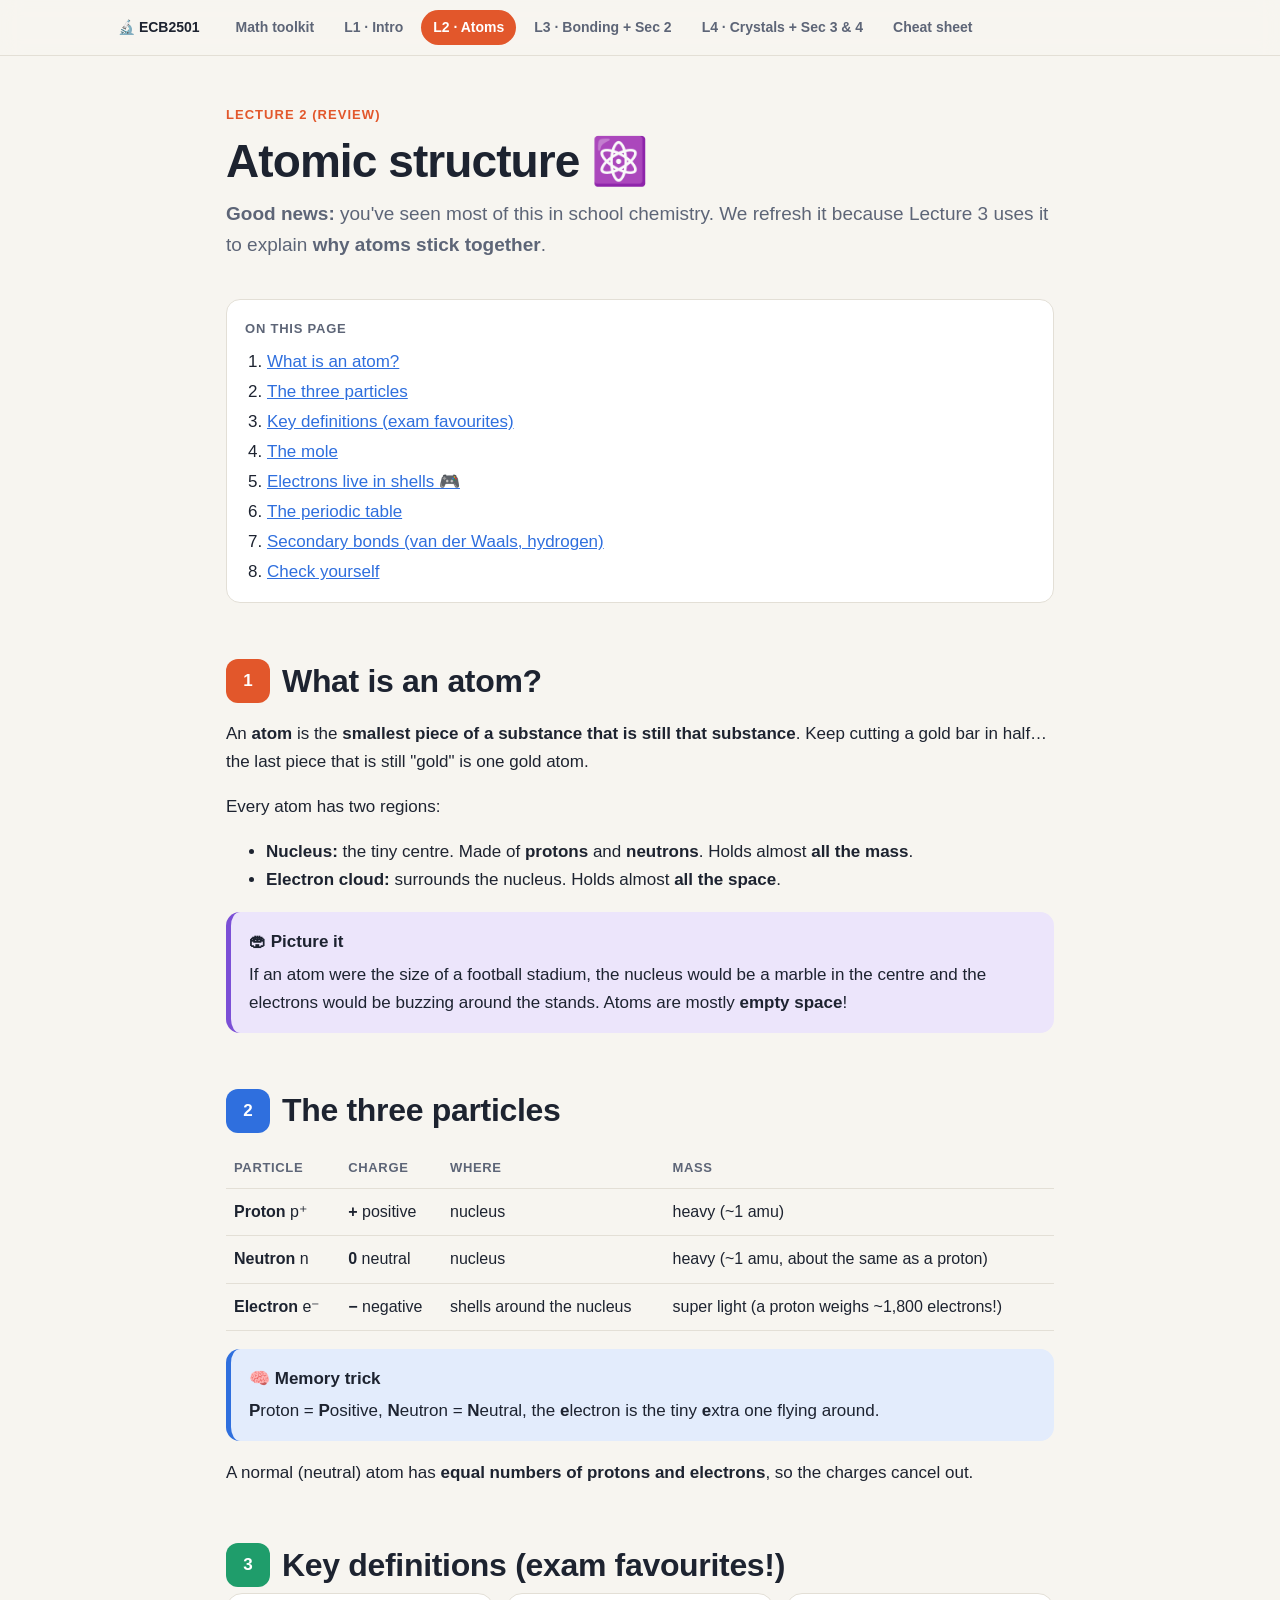
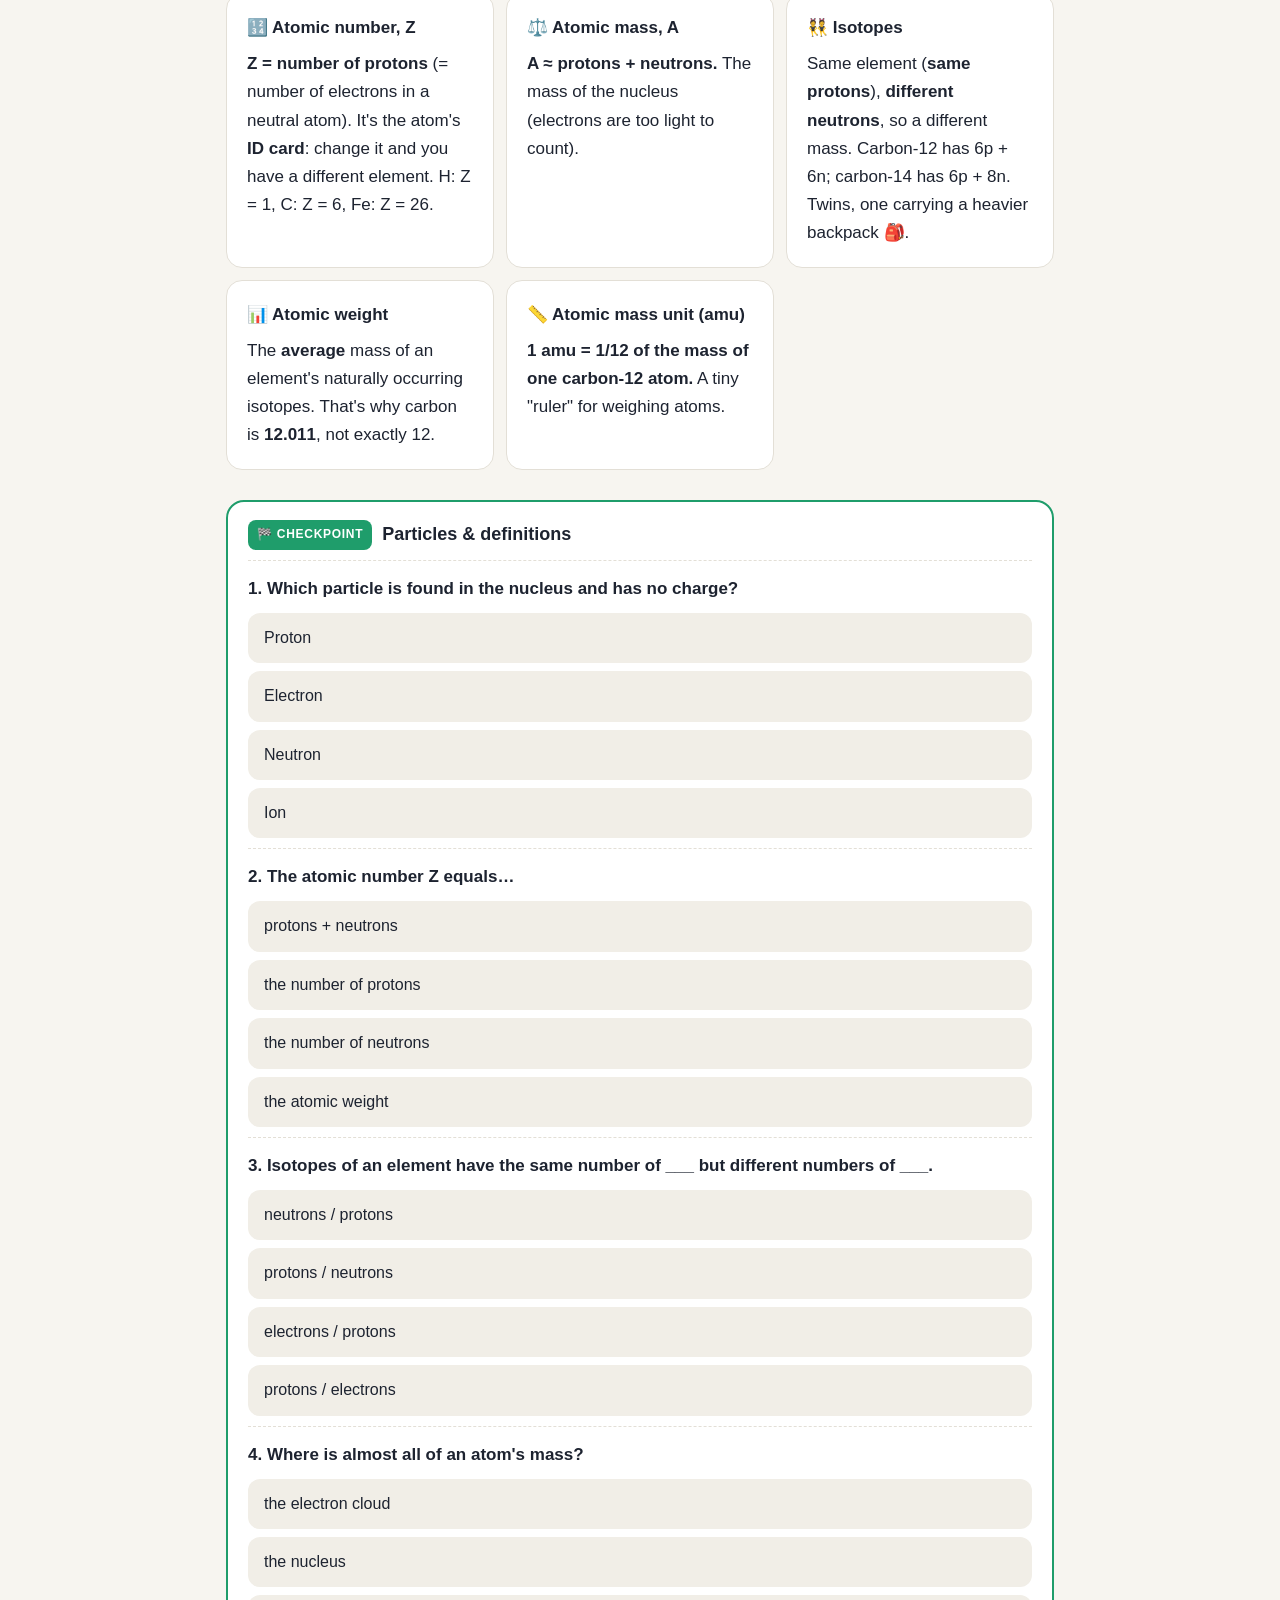
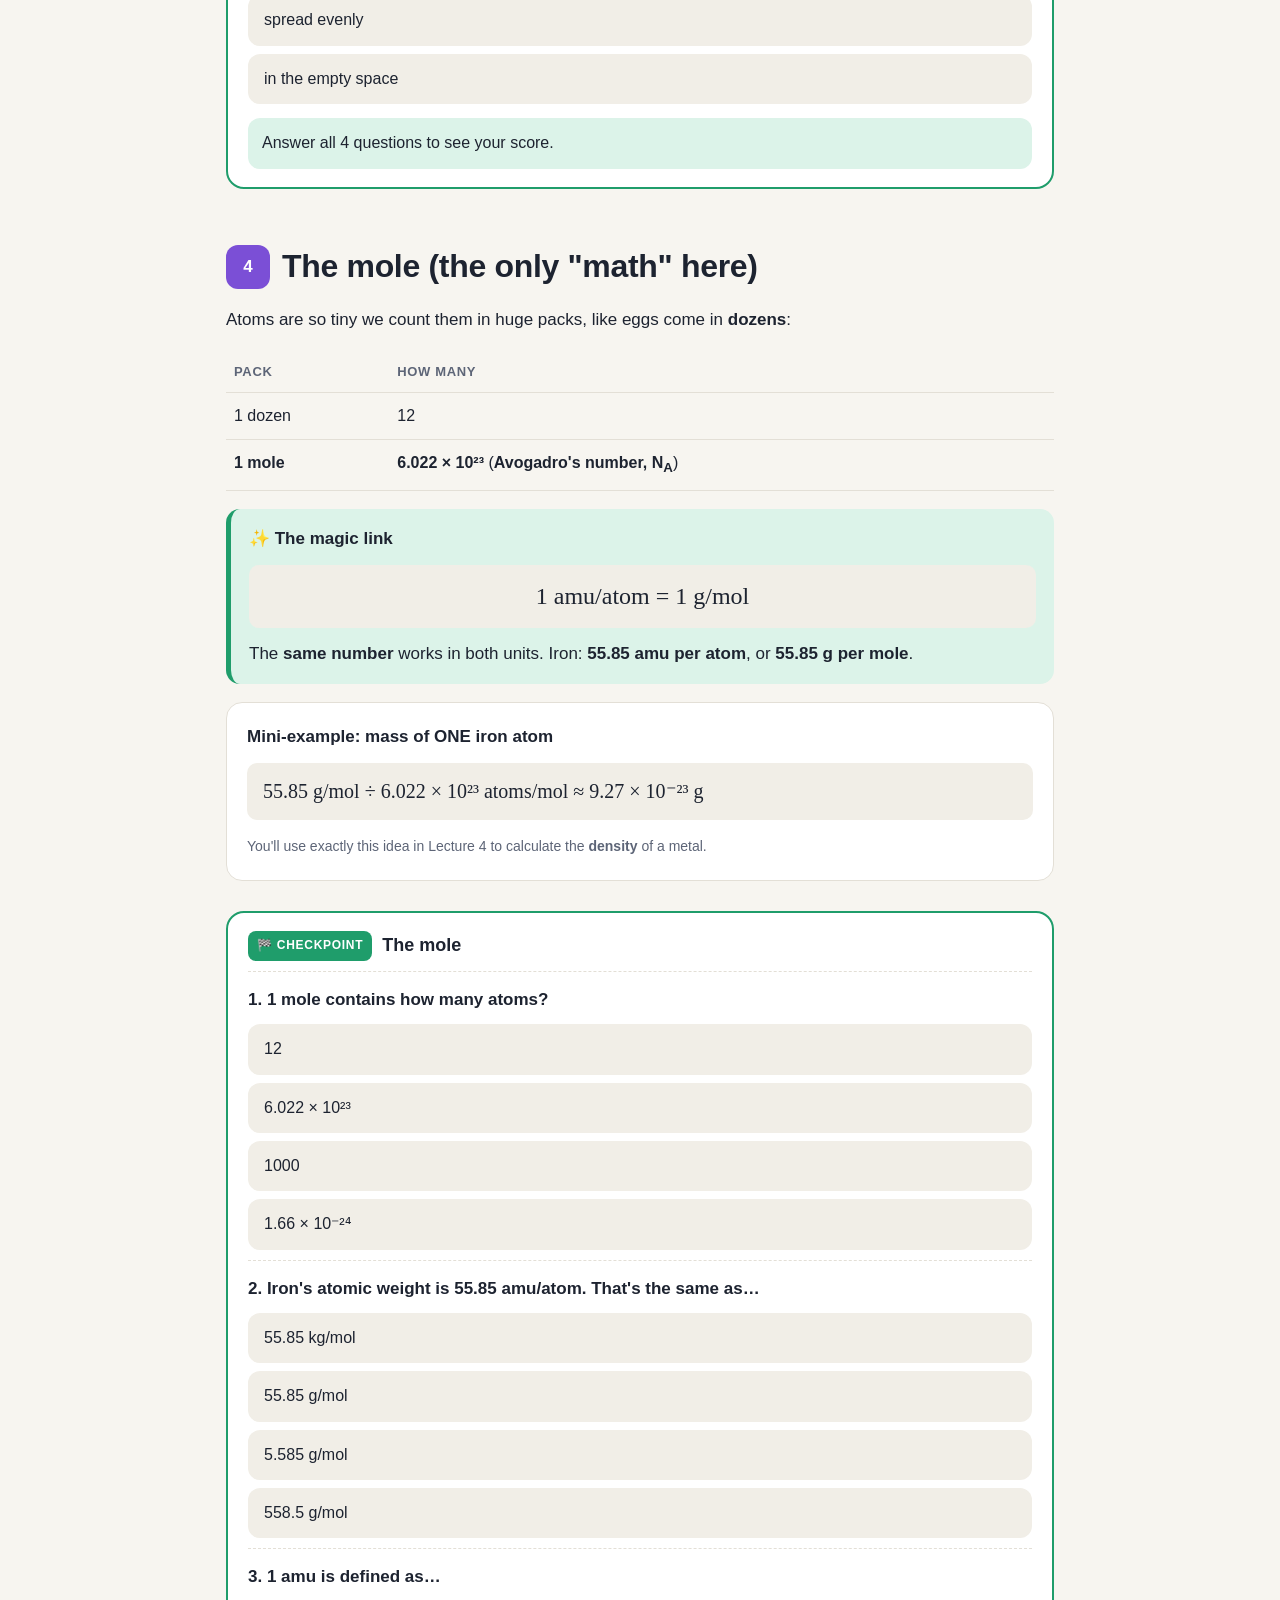
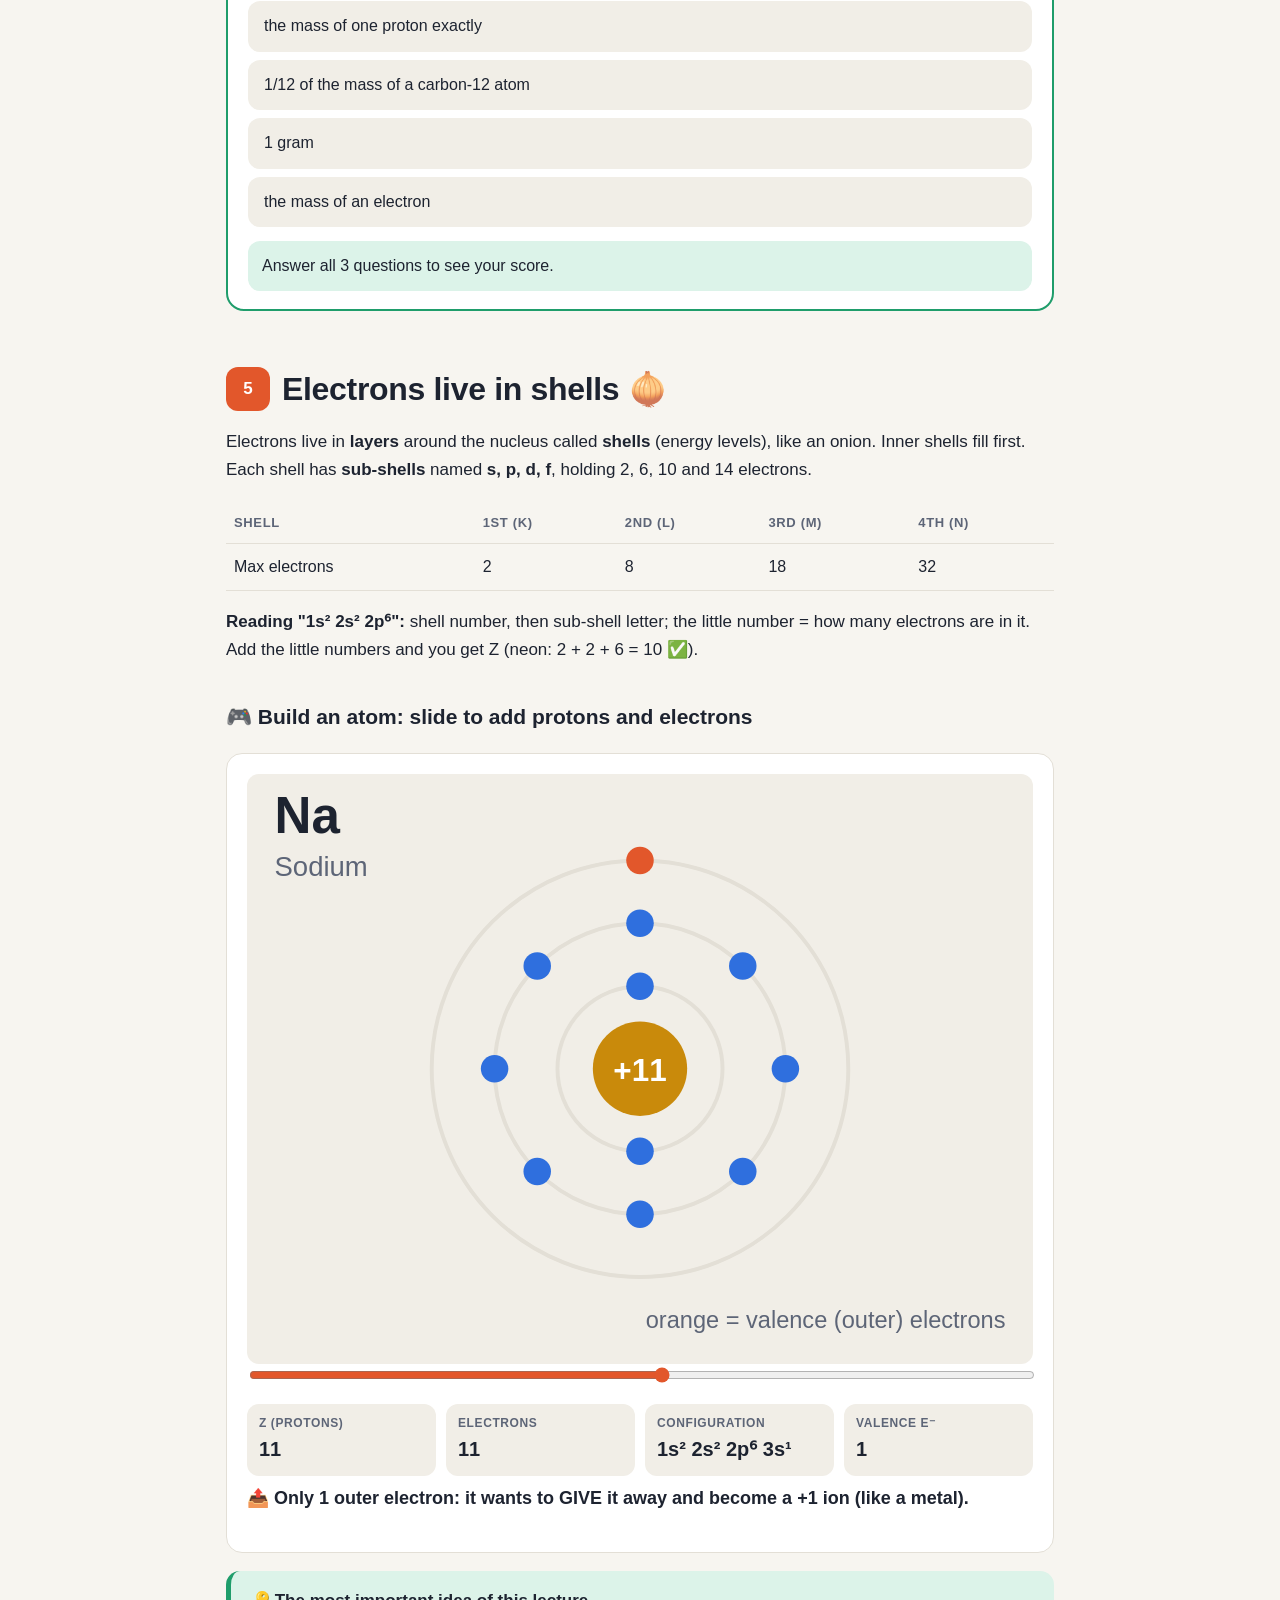
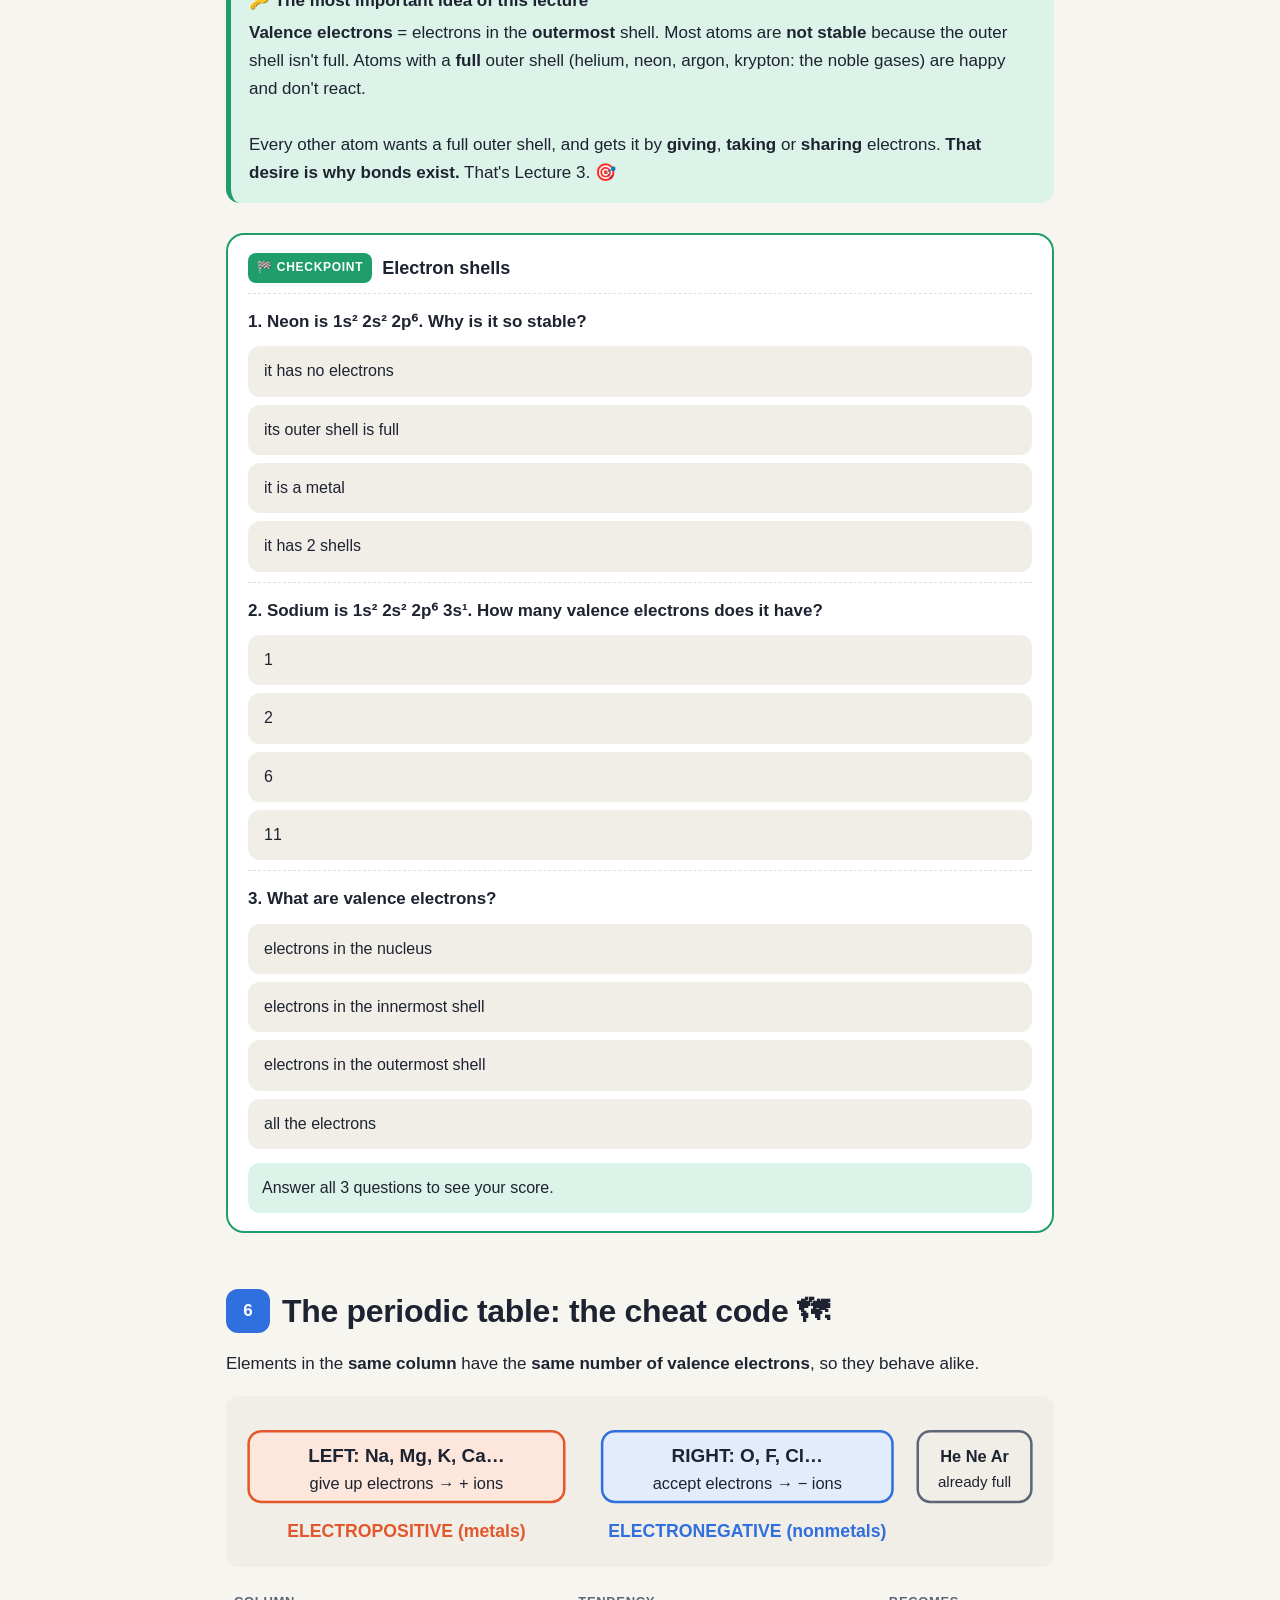
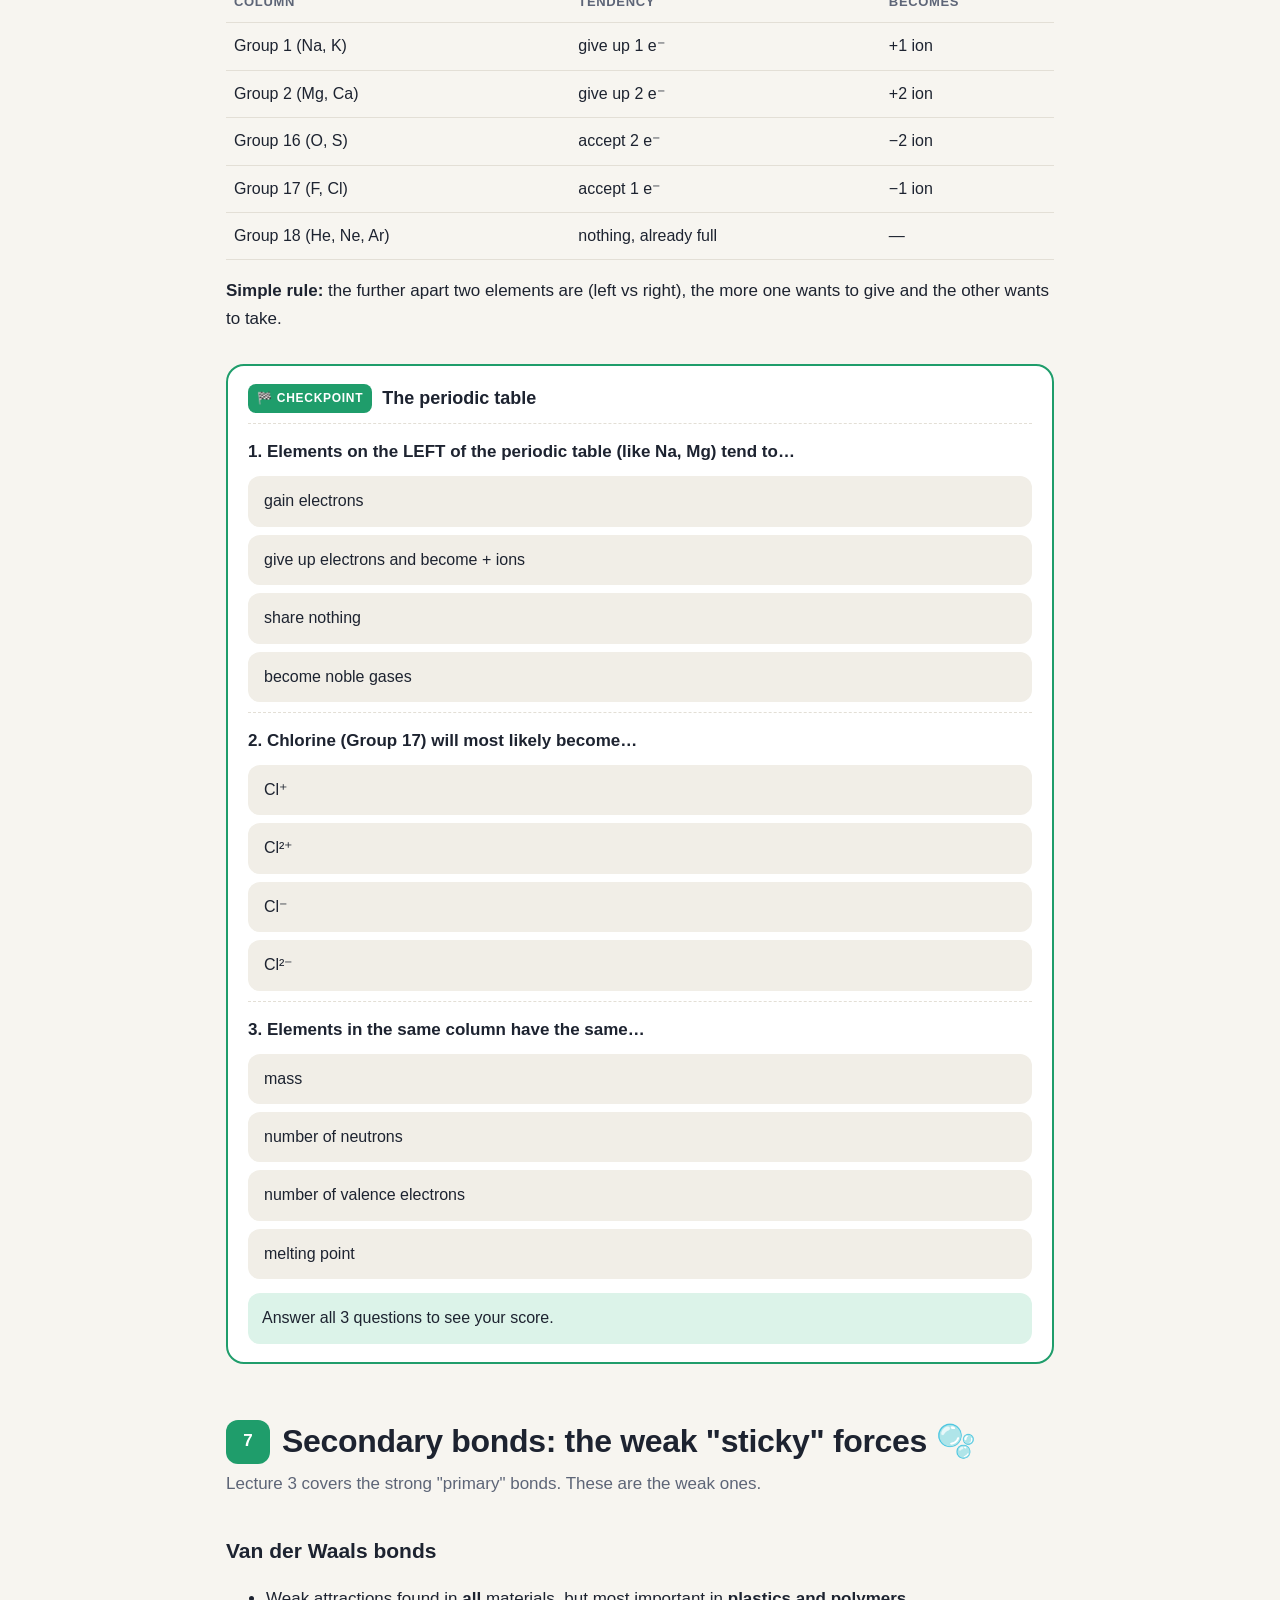
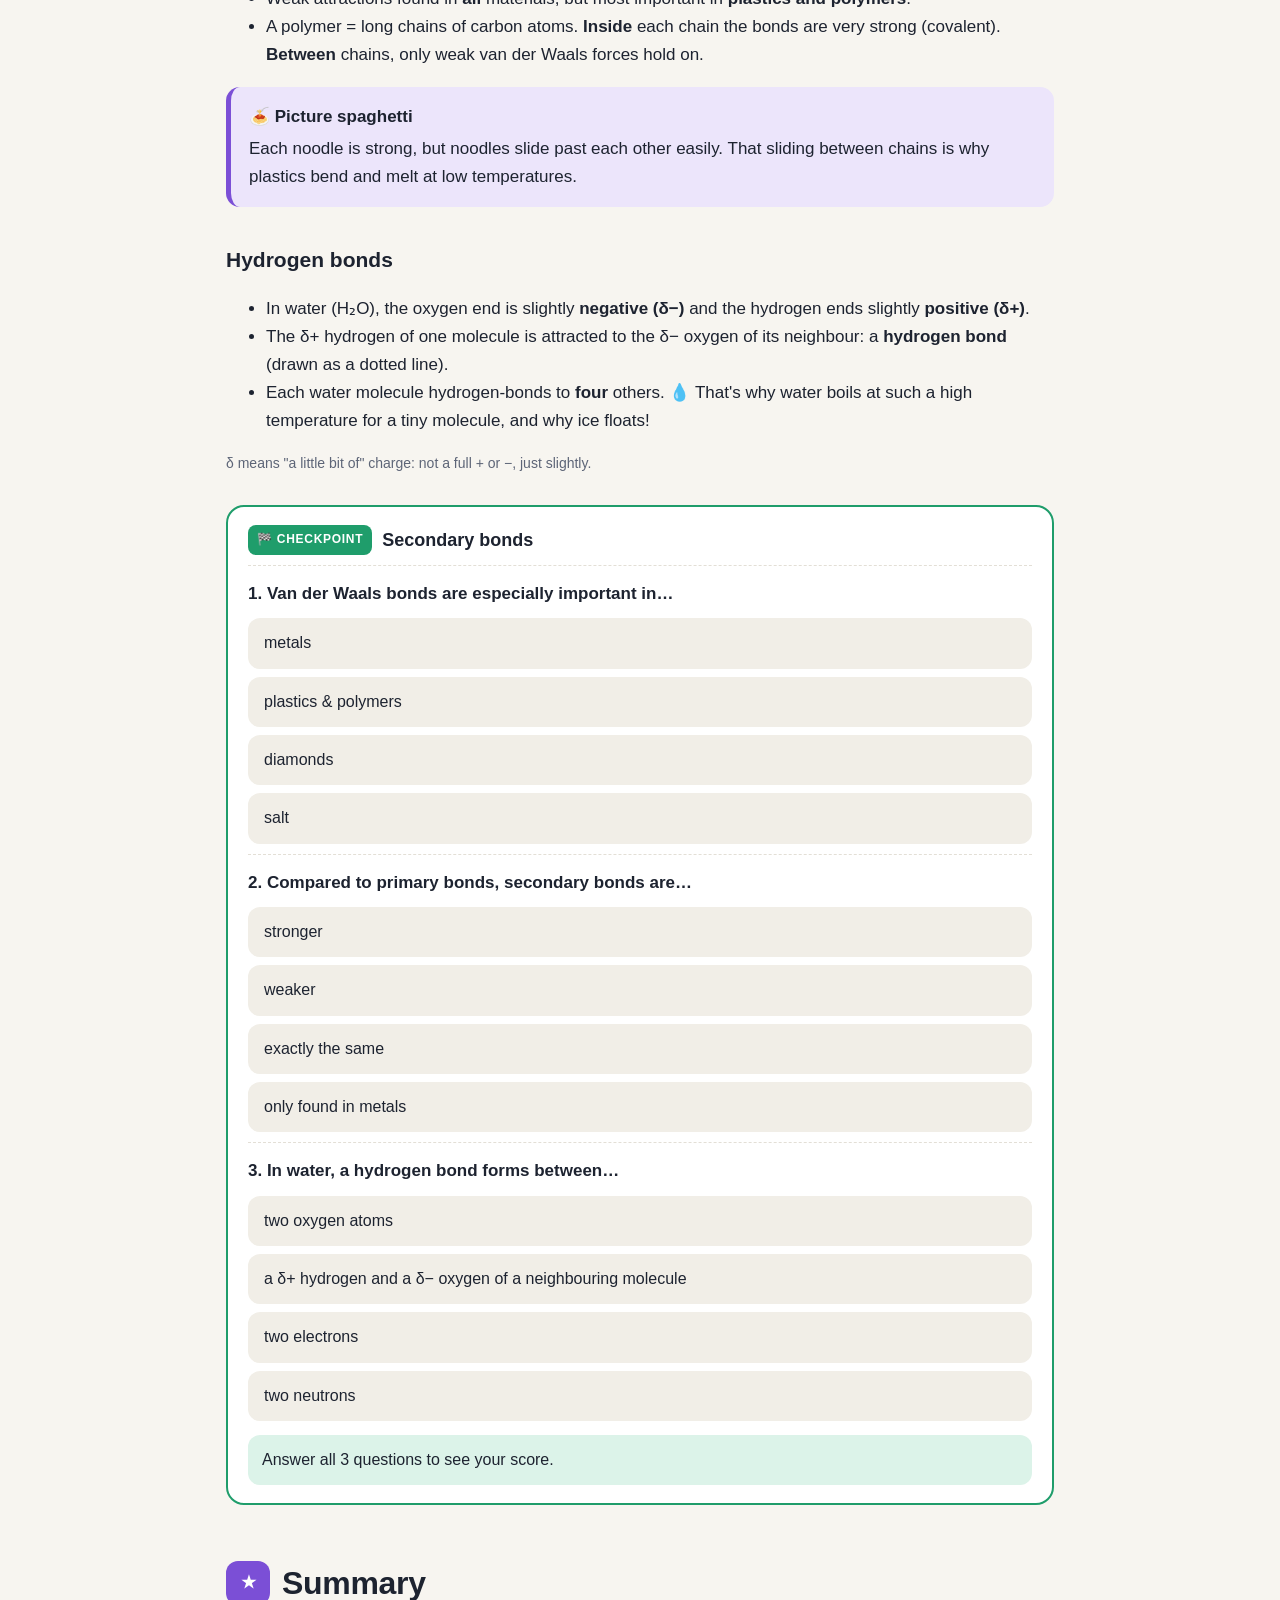
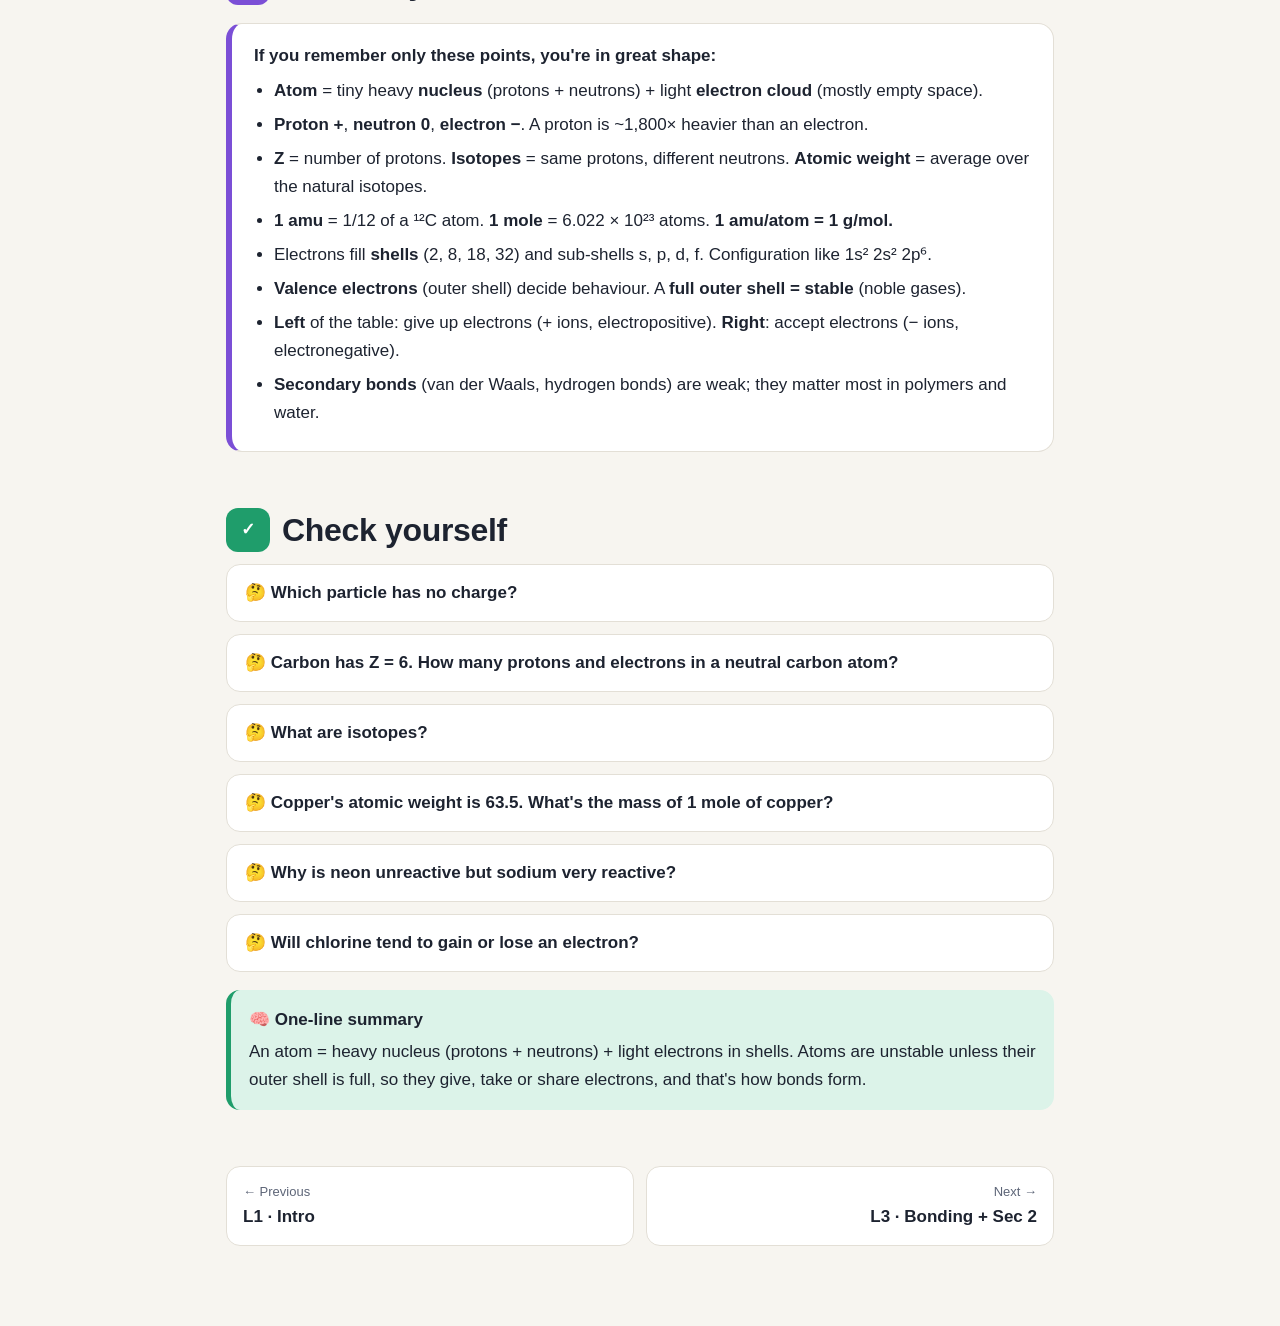
<file: lecture-2.html>
<!doctype html>
<html lang="en">
<head>
<meta charset="utf-8">
<meta name="viewport" content="width=device-width, initial-scale=1">
<title>Lecture 2 · Atomic Structure · ECB2501</title>
<link rel="stylesheet" href="assets/style.css">
</head>
<body>
<div class="wrap">
<header class="hero">
  <div class="kicker">Lecture 2 (Review)</div>
  <h1>Atomic structure ⚛️</h1>
  <p><b>Good news:</b> you've seen most of this in school chemistry. We refresh it because Lecture 3 uses it to explain <b>why atoms stick together</b>.</p>
</header>

<div class="toc"><b>On this page</b><ol>
  <li><a href="#atom">What is an atom?</a></li>
  <li><a href="#particles">The three particles</a></li>
  <li><a href="#defs">Key definitions (exam favourites)</a></li>
  <li><a href="#mole">The mole</a></li>
  <li><a href="#shells">Electrons live in shells 🎮</a></li>
  <li><a href="#table">The periodic table</a></li>
  <li><a href="#secondary">Secondary bonds (van der Waals, hydrogen)</a></li>
  <li><a href="#check">Check yourself</a></li>
</ol></div>

<section class="level" id="atom">
  <div class="lvl"><div class="badge">1</div><h2>What is an atom?</h2></div>
  <p>An <b>atom</b> is the <b>smallest piece of a substance that is still that substance</b>. Keep cutting a gold bar in half… the last piece that is still "gold" is one gold atom.</p>
  <p>Every atom has two regions:</p>
  <ul>
    <li><b>Nucleus:</b> the tiny centre. Made of <b>protons</b> and <b>neutrons</b>. Holds almost <b>all the mass</b>.</li>
    <li><b>Electron cloud:</b> surrounds the nucleus. Holds almost <b>all the space</b>.</li>
  </ul>
  <div class="story"><b>🏟 Picture it</b> If an atom were the size of a football stadium, the nucleus would be a marble in the centre and the electrons would be buzzing around the stands. Atoms are mostly <b>empty space</b>!</div>
</section>

<section class="level" id="particles">
  <div class="lvl"><div class="badge b">2</div><h2>The three particles</h2></div>
  <div class="tablewrap"><table>
    <tr><th>Particle</th><th>Charge</th><th>Where</th><th>Mass</th></tr>
    <tr><td><b>Proton</b> p⁺</td><td><b>+</b> positive</td><td>nucleus</td><td>heavy (~1 amu)</td></tr>
    <tr><td><b>Neutron</b> n</td><td><b>0</b> neutral</td><td>nucleus</td><td>heavy (~1 amu, about the same as a proton)</td></tr>
    <tr><td><b>Electron</b> e⁻</td><td><b>−</b> negative</td><td>shells around the nucleus</td><td>super light (a proton weighs ~1,800 electrons!)</td></tr>
  </table></div>
  <div class="tip"><b>🧠 Memory trick</b> <b>P</b>roton = <b>P</b>ositive, <b>N</b>eutron = <b>N</b>eutral, the <b>e</b>lectron is the tiny <b>e</b>xtra one flying around.</div>
  <p>A normal (neutral) atom has <b>equal numbers of protons and electrons</b>, so the charges cancel out.</p>
</section>

<section class="level" id="defs">
  <div class="lvl"><div class="badge g">3</div><h2>Key definitions (exam favourites!)</h2></div>
  <div class="grid2">
    <div class="card"><h4>🔢 Atomic number, Z</h4><b>Z = number of protons</b> (= number of electrons in a neutral atom). It's the atom's <b>ID card</b>: change it and you have a different element. H: Z = 1, C: Z = 6, Fe: Z = 26.</div>
    <div class="card"><h4>⚖️ Atomic mass, A</h4><b>A ≈ protons + neutrons.</b> The mass of the nucleus (electrons are too light to count).</div>
    <div class="card"><h4>👯 Isotopes</h4>Same element (<b>same protons</b>), <b>different neutrons</b>, so a different mass. Carbon-12 has 6p + 6n; carbon-14 has 6p + 8n. Twins, one carrying a heavier backpack 🎒.</div>
    <div class="card"><h4>📊 Atomic weight</h4>The <b>average</b> mass of an element's naturally occurring isotopes. That's why carbon is <b>12.011</b>, not exactly 12.</div>
    <div class="card"><h4>📏 Atomic mass unit (amu)</h4><b>1 amu = 1/12 of the mass of one carbon-12 atom.</b> A tiny "ruler" for weighing atoms.</div>
  </div>

  <div class="checkpoint" data-title="Particles &amp; definitions"><script type="application/json">[{"q": "Which particle is found in the nucleus and has no charge?", "o": ["Proton", "Electron", "Neutron", "Ion"], "a": 2, "why": "The neutron is neutral and sits in the nucleus with the protons."}, {"q": "The atomic number Z equals…", "o": ["protons + neutrons", "the number of protons", "the number of neutrons", "the atomic weight"], "a": 1, "why": "Z = number of protons (= electrons in a neutral atom). It's the element's ID card."}, {"q": "Isotopes of an element have the same number of ___ but different numbers of ___.", "o": ["neutrons / protons", "protons / neutrons", "electrons / protons", "protons / electrons"], "a": 1, "why": "Same protons (same element), different neutrons (different mass)."}, {"q": "Where is almost all of an atom's mass?", "o": ["the electron cloud", "the nucleus", "spread evenly", "in the empty space"], "a": 1, "why": "Protons and neutrons are heavy, and they're in the nucleus."}]</script><noscript>Turn on JavaScript to take this quiz.</noscript></div>
</section>

<section class="level" id="mole">
  <div class="lvl"><div class="badge p">4</div><h2>The mole (the only "math" here)</h2></div>
  <p>Atoms are so tiny we count them in huge packs, like eggs come in <b>dozens</b>:</p>
  <div class="tablewrap"><table>
    <tr><th>Pack</th><th>How many</th></tr>
    <tr><td>1 dozen</td><td>12</td></tr>
    <tr><td><b>1 mole</b></td><td><b>6.022 × 10²³</b> (<b>Avogadro's number, N<sub>A</sub></b>)</td></tr>
  </table></div>
  <div class="key"><b>✨ The magic link</b>
    <div class="math big">1 amu/atom = 1 g/mol</div>
    The <b>same number</b> works in both units. Iron: <b>55.85 amu per atom</b>, or <b>55.85 g per mole</b>.</div>
  <div class="card"><b>Mini-example: mass of ONE iron atom</b>
    <div class="math">55.85 g/mol ÷ 6.022 × 10²³ atoms/mol ≈ 9.27 × 10⁻²³ g</div>
    <span class="small">You'll use exactly this idea in Lecture 4 to calculate the <b>density</b> of a metal.</span></div>

  <div class="checkpoint" data-title="The mole"><script type="application/json">[{"q": "1 mole contains how many atoms?", "o": ["12", "6.022 × 10²³", "1000", "1.66 × 10⁻²⁴"], "a": 1, "why": "That's Avogadro's number, N<sub>A<\/sub>."}, {"q": "Iron's atomic weight is 55.85 amu/atom. That's the same as…", "o": ["55.85 kg/mol", "55.85 g/mol", "5.585 g/mol", "558.5 g/mol"], "a": 1, "why": "1 amu/atom = 1 g/mol, so the same number works in both units."}, {"q": "1 amu is defined as…", "o": ["the mass of one proton exactly", "1/12 of the mass of a carbon-12 atom", "1 gram", "the mass of an electron"], "a": 1, "why": "The amu is 1/12 of the mass of one ¹²C atom."}]</script><noscript>Turn on JavaScript to take this quiz.</noscript></div>
</section>

<section class="level" id="shells">
  <div class="lvl"><div class="badge">5</div><h2>Electrons live in shells 🧅</h2></div>
  <p>Electrons live in <b>layers</b> around the nucleus called <b>shells</b> (energy levels), like an onion. Inner shells fill first. Each shell has <b>sub-shells</b> named <b>s, p, d, f</b>, holding 2, 6, 10 and 14 electrons.</p>
  <div class="tablewrap"><table>
    <tr><th>Shell</th><th>1st (K)</th><th>2nd (L)</th><th>3rd (M)</th><th>4th (N)</th></tr>
    <tr><td>Max electrons</td><td>2</td><td>8</td><td>18</td><td>32</td></tr>
  </table></div>
  <p><b>Reading "1s² 2s² 2p⁶":</b> shell number, then sub-shell letter; the little number = how many electrons are in it. Add the little numbers and you get Z (neon: 2 + 2 + 6 = 10 ✅).</p>

  <h3>🎮 Build an atom: slide to add protons and electrons</h3>
  <div class="card">
    <svg id="atomSvg" viewBox="0 0 400 300" style="width:100%;height:auto;display:block;background:var(--code);border-radius:12px" role="img" aria-label="Electron shell diagram"></svg>
    <input type="range" id="zSlider" min="1" max="20" value="11" aria-label="Atomic number">
    <div class="facts" id="atomFacts"></div>
    <p class="readout" id="atomNote"></p>
  </div>
  <script>
  (function(){
    const EL=['H','He','Li','Be','B','C','N','O','F','Ne','Na','Mg','Al','Si','P','S','Cl','Ar','K','Ca'];
    const NAMES=['Hydrogen','Helium','Lithium','Beryllium','Boron','Carbon','Nitrogen','Oxygen','Fluorine','Neon','Sodium','Magnesium','Aluminum','Silicon','Phosphorus','Sulfur','Chlorine','Argon','Potassium','Calcium'];
    const ORB=[['1s',2,0],['2s',2,1],['2p',6,1],['3s',2,2],['3p',6,2],['4s',2,3]];
    const sup=n=>String(n).split('').map(d=>'⁰¹²³⁴⁵⁶⁷⁸⁹'[d]).join('');
    const svg=document.getElementById('atomSvg'),sl=document.getElementById('zSlider'),facts=document.getElementById('atomFacts'),note=document.getElementById('atomNote');
    function draw(){
      const Z=+sl.value;let left=Z;const shells=[0,0,0,0],cfg=[];
      ORB.forEach(([n,cap,sh])=>{if(left<=0)return;const k=Math.min(cap,left);left-=k;shells[sh]+=k;cfg.push(n+sup(k));});
      const outer=shells.findLastIndex?shells.findLastIndex(x=>x>0):[3,2,1,0].find(i=>shells[i]>0);
      const val=shells[outer],full=(outer===0&&val===2)||(outer>0&&val===8);
      let h='';const R=[42,74,106,138];
      for(let s=0;s<=outer;s++){h+='<circle cx="200" cy="150" r="'+R[s]+'" fill="none" stroke="var(--line)" stroke-width="2"/>';
        for(let i=0;i<shells[s];i++){const t=i/shells[s]*Math.PI*2-Math.PI/2;const col=s===outer?'var(--accent)':'var(--blue)';
          h+='<circle cx="'+(200+R[s]*Math.cos(t)).toFixed(1)+'" cy="'+(150+R[s]*Math.sin(t)).toFixed(1)+'" r="7" fill="'+col+'"/>';}}
      h+='<circle cx="200" cy="150" r="24" fill="var(--gold)"/><text x="200" y="156" text-anchor="middle" font-size="16" font-weight="800" style="fill:#fff">+'+Z+'</text>';
      h+='<text x="14" y="30" font-size="26" font-weight="800">'+EL[Z-1]+'</text><text x="14" y="52" font-size="14" style="fill:var(--muted)">'+NAMES[Z-1]+'</text>';
      h+='<text x="386" y="282" text-anchor="end" font-size="12" style="fill:var(--muted)">orange = valence (outer) electrons</text>';
      svg.innerHTML=h;
      facts.innerHTML=[['Z (protons)',Z],['Electrons',Z],['Configuration',cfg.join(' ')],['Valence e⁻',val]].map(([k,v])=>'<div class="fact"><b>'+k+'</b><span>'+v+'</span></div>').join('');
      let msg;
      if(full) msg='😎 Outer shell FULL: a noble gas. Stable and unreactive.';
      else if(val<=3) msg='📤 Only '+val+' outer electron'+(val>1?'s':'')+': it wants to GIVE '+(val>1?'them':'it')+' away and become a +'+val+' ion (like a metal).';
      else if(val>=5) msg='📥 '+val+' outer electrons: it wants to TAKE '+((outer===0?2:8)-val)+' more and become a −'+((outer===0?2:8)-val)+' ion (like a nonmetal).';
      else msg='🤝 '+val+' outer electrons, right in the middle: it tends to SHARE electrons (covalent bonds, see Lecture 3).';
      if(Z===1) msg='🤝 Hydrogen has 1 electron and needs 1 more to fill its first shell: it usually SHARES (covalent).';
      note.textContent=msg;
    }
    sl.addEventListener('input',draw);draw();
  })();
  </script>

  <div class="key"><b>🔑 The most important idea of this lecture</b>
  <b>Valence electrons</b> = electrons in the <b>outermost</b> shell. Most atoms are <b>not stable</b> because the outer shell isn't full. Atoms with a <b>full</b> outer shell (helium, neon, argon, krypton: the noble gases) are happy and don't react.
  <br><br>Every other atom wants a full outer shell, and gets it by <b>giving</b>, <b>taking</b> or <b>sharing</b> electrons. <b>That desire is why bonds exist.</b> That's Lecture 3. 🎯</div>

  <div class="checkpoint" data-title="Electron shells"><script type="application/json">[{"q": "Neon is 1s² 2s² 2p⁶. Why is it so stable?", "o": ["it has no electrons", "its outer shell is full", "it is a metal", "it has 2 shells"], "a": 1, "why": "A full outer shell (like the noble gases) is very stable."}, {"q": "Sodium is 1s² 2s² 2p⁶ 3s¹. How many valence electrons does it have?", "o": ["1", "2", "6", "11"], "a": 0, "why": "Only the outermost shell counts: 3s¹ → 1 valence electron."}, {"q": "What are valence electrons?", "o": ["electrons in the nucleus", "electrons in the innermost shell", "electrons in the outermost shell", "all the electrons"], "a": 2, "why": "Valence electrons are in the outer shell, and they decide how an atom bonds."}]</script><noscript>Turn on JavaScript to take this quiz.</noscript></div>
</section>

<section class="level" id="table">
  <div class="lvl"><div class="badge b">6</div><h2>The periodic table: the cheat code 🗺</h2></div>
  <p>Elements in the <b>same column</b> have the <b>same number of valence electrons</b>, so they behave alike.</p>
  <div class="svgbox">
    <svg viewBox="0 0 640 120" role="img" aria-label="Electropositive left side vs electronegative right side">
      <rect x="10" y="20" width="250" height="56" rx="10" fill="var(--accent-soft)" stroke="var(--accent)" stroke-width="2"/>
      <text x="135" y="44" text-anchor="middle" font-size="15" font-weight="800">LEFT: Na, Mg, K, Ca…</text>
      <text x="135" y="66" text-anchor="middle" font-size="13">give up electrons → + ions</text>
      <rect x="290" y="20" width="230" height="56" rx="10" fill="var(--blue-soft)" stroke="var(--blue)" stroke-width="2"/>
      <text x="405" y="44" text-anchor="middle" font-size="15" font-weight="800">RIGHT: O, F, Cl…</text>
      <text x="405" y="66" text-anchor="middle" font-size="13">accept electrons → − ions</text>
      <rect x="540" y="20" width="90" height="56" rx="10" fill="var(--code)" stroke="var(--muted)" stroke-width="2"/>
      <text x="585" y="44" text-anchor="middle" font-size="13" font-weight="800">He Ne Ar</text>
      <text x="585" y="64" text-anchor="middle" font-size="12">already full</text>
      <text x="135" y="104" text-anchor="middle" font-size="14" style="fill:var(--accent)" font-weight="700">ELECTROPOSITIVE (metals)</text>
      <text x="405" y="104" text-anchor="middle" font-size="14" style="fill:var(--blue)" font-weight="700">ELECTRONEGATIVE (nonmetals)</text>
    </svg>
  </div>
  <div class="tablewrap"><table>
    <tr><th>Column</th><th>Tendency</th><th>Becomes</th></tr>
    <tr><td>Group 1 (Na, K)</td><td>give up 1 e⁻</td><td>+1 ion</td></tr>
    <tr><td>Group 2 (Mg, Ca)</td><td>give up 2 e⁻</td><td>+2 ion</td></tr>
    <tr><td>Group 16 (O, S)</td><td>accept 2 e⁻</td><td>−2 ion</td></tr>
    <tr><td>Group 17 (F, Cl)</td><td>accept 1 e⁻</td><td>−1 ion</td></tr>
    <tr><td>Group 18 (He, Ne, Ar)</td><td>nothing, already full</td><td>—</td></tr>
  </table></div>
  <p><b>Simple rule:</b> the further apart two elements are (left vs right), the more one wants to give and the other wants to take.</p>

  <div class="checkpoint" data-title="The periodic table"><script type="application/json">[{"q": "Elements on the LEFT of the periodic table (like Na, Mg) tend to…", "o": ["gain electrons", "give up electrons and become + ions", "share nothing", "become noble gases"], "a": 1, "why": "They're electropositive: they readily give up electrons."}, {"q": "Chlorine (Group 17) will most likely become…", "o": ["Cl⁺", "Cl²⁺", "Cl⁻", "Cl²⁻"], "a": 2, "why": "It has 7 outer electrons, so it accepts 1 to reach 8 → Cl⁻."}, {"q": "Elements in the same column have the same…", "o": ["mass", "number of neutrons", "number of valence electrons", "melting point"], "a": 2, "why": "Same column = same valence electron structure = similar behaviour."}]</script><noscript>Turn on JavaScript to take this quiz.</noscript></div>
</section>

<section class="level" id="secondary">
  <div class="lvl"><div class="badge g">7</div><h2>Secondary bonds: the weak "sticky" forces 🫧</h2></div>
  <p class="sub">Lecture 3 covers the strong "primary" bonds. These are the weak ones.</p>
  <h3>Van der Waals bonds</h3>
  <ul>
    <li>Weak attractions found in <b>all</b> materials, but most important in <b>plastics and polymers</b>.</li>
    <li>A polymer = long chains of carbon atoms. <b>Inside</b> each chain the bonds are very strong (covalent). <b>Between</b> chains, only weak van der Waals forces hold on.</li>
  </ul>
  <div class="story"><b>🍝 Picture spaghetti</b> Each noodle is strong, but noodles slide past each other easily. That sliding between chains is why plastics bend and melt at low temperatures.</div>
  <h3>Hydrogen bonds</h3>
  <ul>
    <li>In water (H₂O), the oxygen end is slightly <b>negative (δ−)</b> and the hydrogen ends slightly <b>positive (δ+)</b>.</li>
    <li>The δ+ hydrogen of one molecule is attracted to the δ− oxygen of its neighbour: a <b>hydrogen bond</b> (drawn as a dotted line).</li>
    <li>Each water molecule hydrogen-bonds to <b>four</b> others. 💧 That's why water boils at such a high temperature for a tiny molecule, and why ice floats!</li>
  </ul>
  <p class="small">δ means "a little bit of" charge: not a full + or −, just slightly.</p>

  <div class="checkpoint" data-title="Secondary bonds"><script type="application/json">[{"q": "Van der Waals bonds are especially important in…", "o": ["metals", "plastics &amp; polymers", "diamonds", "salt"], "a": 1, "why": "They hold the long polymer chains to each other (the spaghetti picture)."}, {"q": "Compared to primary bonds, secondary bonds are…", "o": ["stronger", "weaker", "exactly the same", "only found in metals"], "a": 1, "why": "Secondary bonds are weak. Primary bonds (ionic, covalent, metallic) are strong."}, {"q": "In water, a hydrogen bond forms between…", "o": ["two oxygen atoms", "a δ+ hydrogen and a δ− oxygen of a neighbouring molecule", "two electrons", "two neutrons"], "a": 1, "why": "The slightly positive H of one molecule attracts the slightly negative O of another."}]</script><noscript>Turn on JavaScript to take this quiz.</noscript></div>
</section>


<section class="level" id="summary">
  <div class="lvl"><div class="badge p">★</div><h2>Summary</h2></div>
  <div class="summary"><b>If you remember only these points, you're in great shape:</b><ul>
    <li><b>Atom</b> = tiny heavy <b>nucleus</b> (protons + neutrons) + light <b>electron cloud</b> (mostly empty space).</li>
    <li><b>Proton +</b>, <b>neutron 0</b>, <b>electron −</b>. A proton is ~1,800× heavier than an electron.</li>
    <li><b>Z</b> = number of protons. <b>Isotopes</b> = same protons, different neutrons. <b>Atomic weight</b> = average over the natural isotopes.</li>
    <li><b>1 amu</b> = 1/12 of a ¹²C atom. <b>1 mole</b> = 6.022 × 10²³ atoms. <b>1 amu/atom = 1 g/mol.</b></li>
    <li>Electrons fill <b>shells</b> (2, 8, 18, 32) and sub-shells s, p, d, f. Configuration like 1s² 2s² 2p⁶.</li>
    <li><b>Valence electrons</b> (outer shell) decide behaviour. A <b>full outer shell = stable</b> (noble gases).</li>
    <li><b>Left</b> of the table: give up electrons (+ ions, electropositive). <b>Right</b>: accept electrons (− ions, electronegative).</li>
    <li><b>Secondary bonds</b> (van der Waals, hydrogen bonds) are weak; they matter most in polymers and water.</li>
  </ul></div>
</section>
<section class="level" id="check">
  <div class="lvl"><div class="badge g">✓</div><h2>Check yourself</h2></div>
  <details class="quiz"><summary>Which particle has no charge?</summary><div>The <b>neutron</b>.</div></details>
  <details class="quiz"><summary>Carbon has Z = 6. How many protons and electrons in a neutral carbon atom?</summary><div><b>6 protons, 6 electrons.</b></div></details>
  <details class="quiz"><summary>What are isotopes?</summary><div>Same element (same protons), different number of <b>neutrons</b>.</div></details>
  <details class="quiz"><summary>Copper's atomic weight is 63.5. What's the mass of 1 mole of copper?</summary><div><b>63.5 g.</b></div></details>
  <details class="quiz"><summary>Why is neon unreactive but sodium very reactive?</summary><div>Neon's outer shell is <b>full</b> (2s² 2p⁶). Sodium has <b>one extra</b> electron (3s¹) it wants to get rid of.</div></details>
  <details class="quiz"><summary>Will chlorine tend to gain or lose an electron?</summary><div><b>Gain</b> one, becoming Cl⁻ (try Z = 17 in the atom builder!).</div></details>
  <div class="key"><b>🧠 One-line summary</b> An atom = heavy nucleus (protons + neutrons) + light electrons in shells. Atoms are unstable unless their outer shell is full, so they give, take or share electrons, and that's how bonds form.</div>
</section>

<div id="pager"></div>
</div>
<script src="assets/app.js"></script>
</body>
</html>
</file>
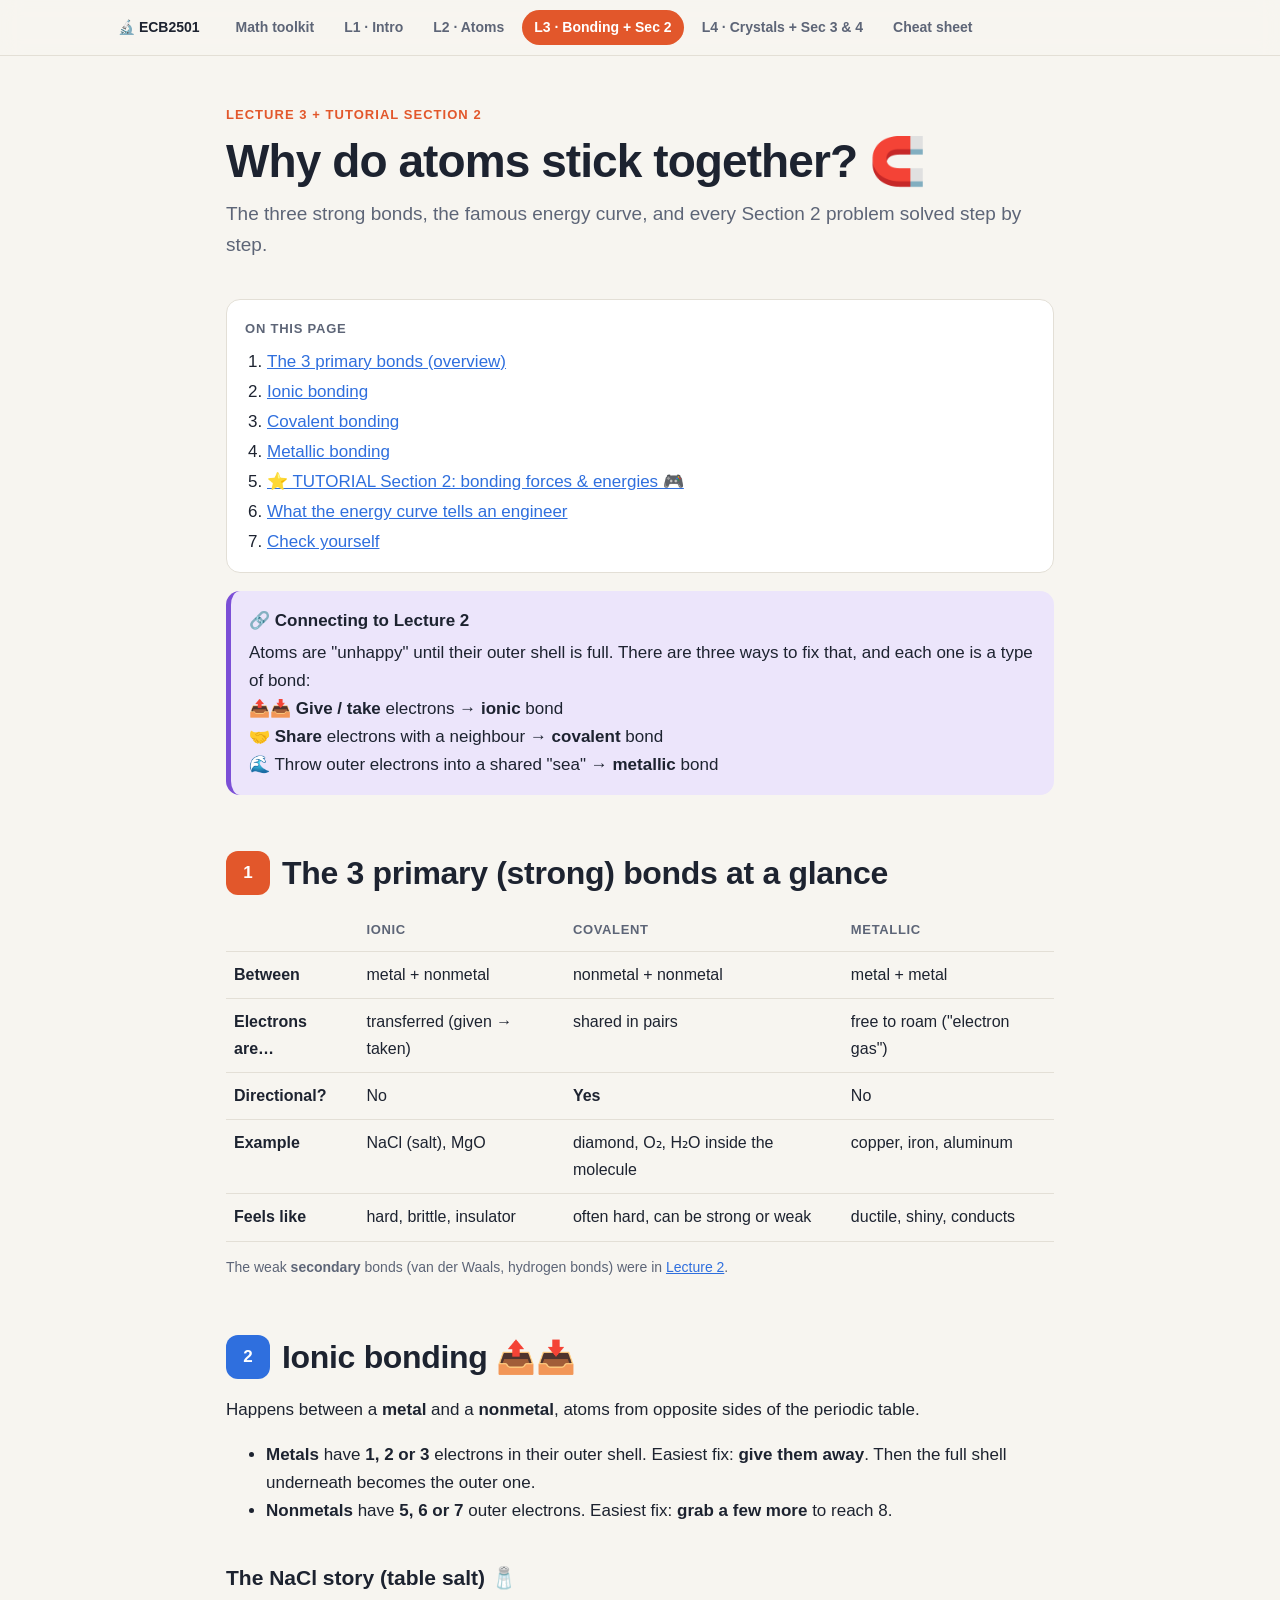
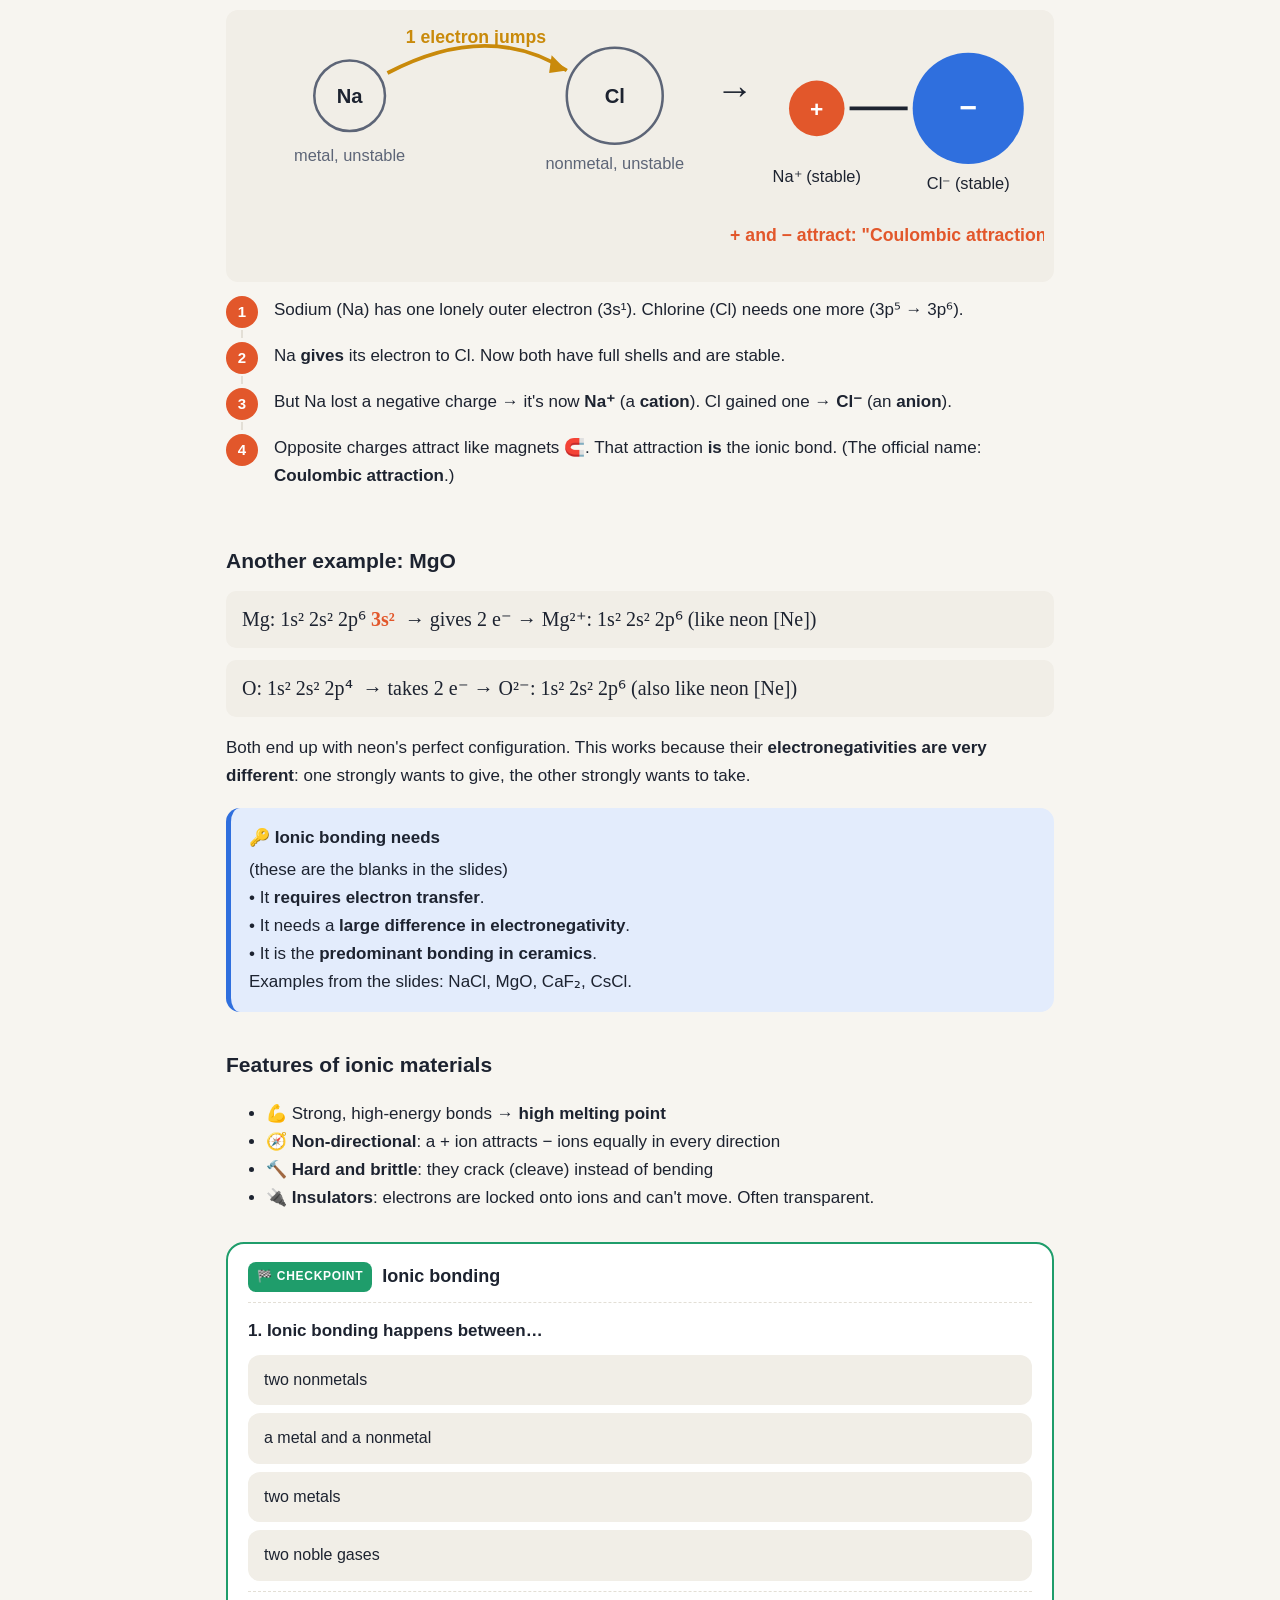
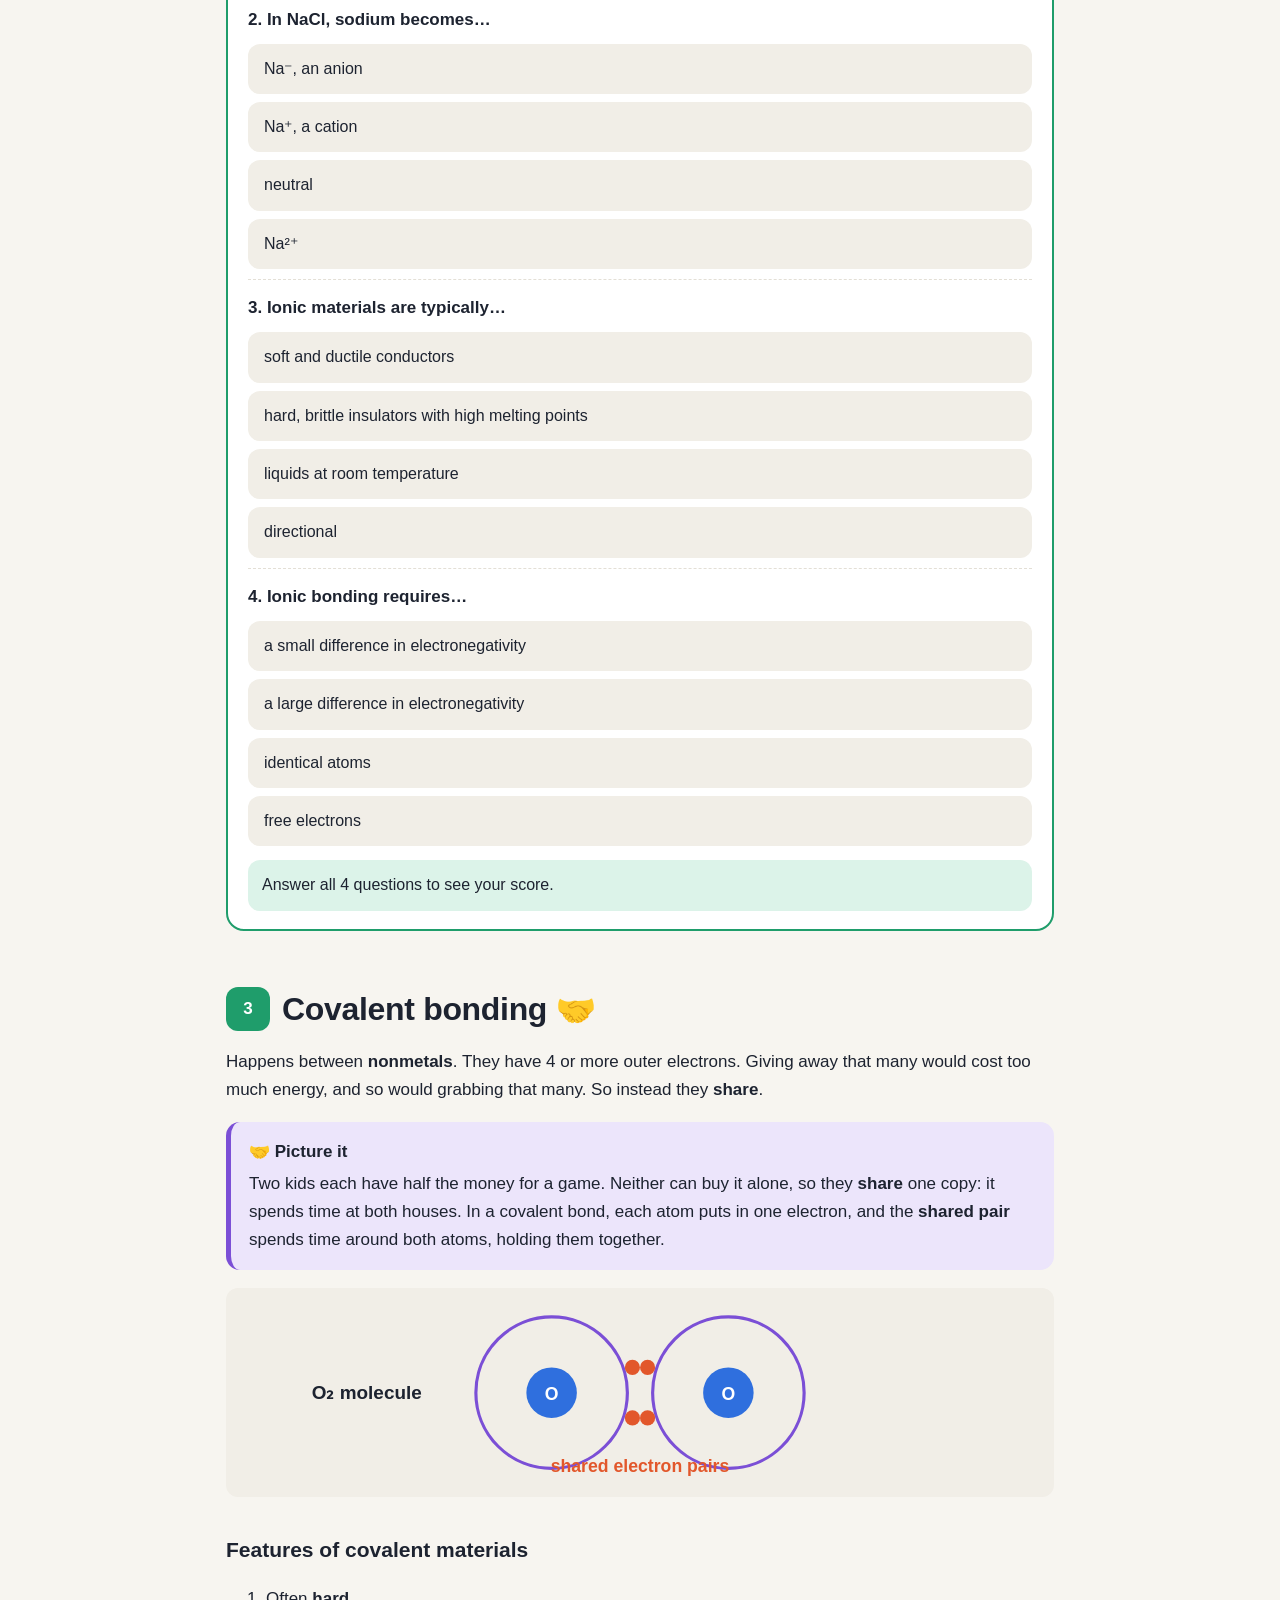
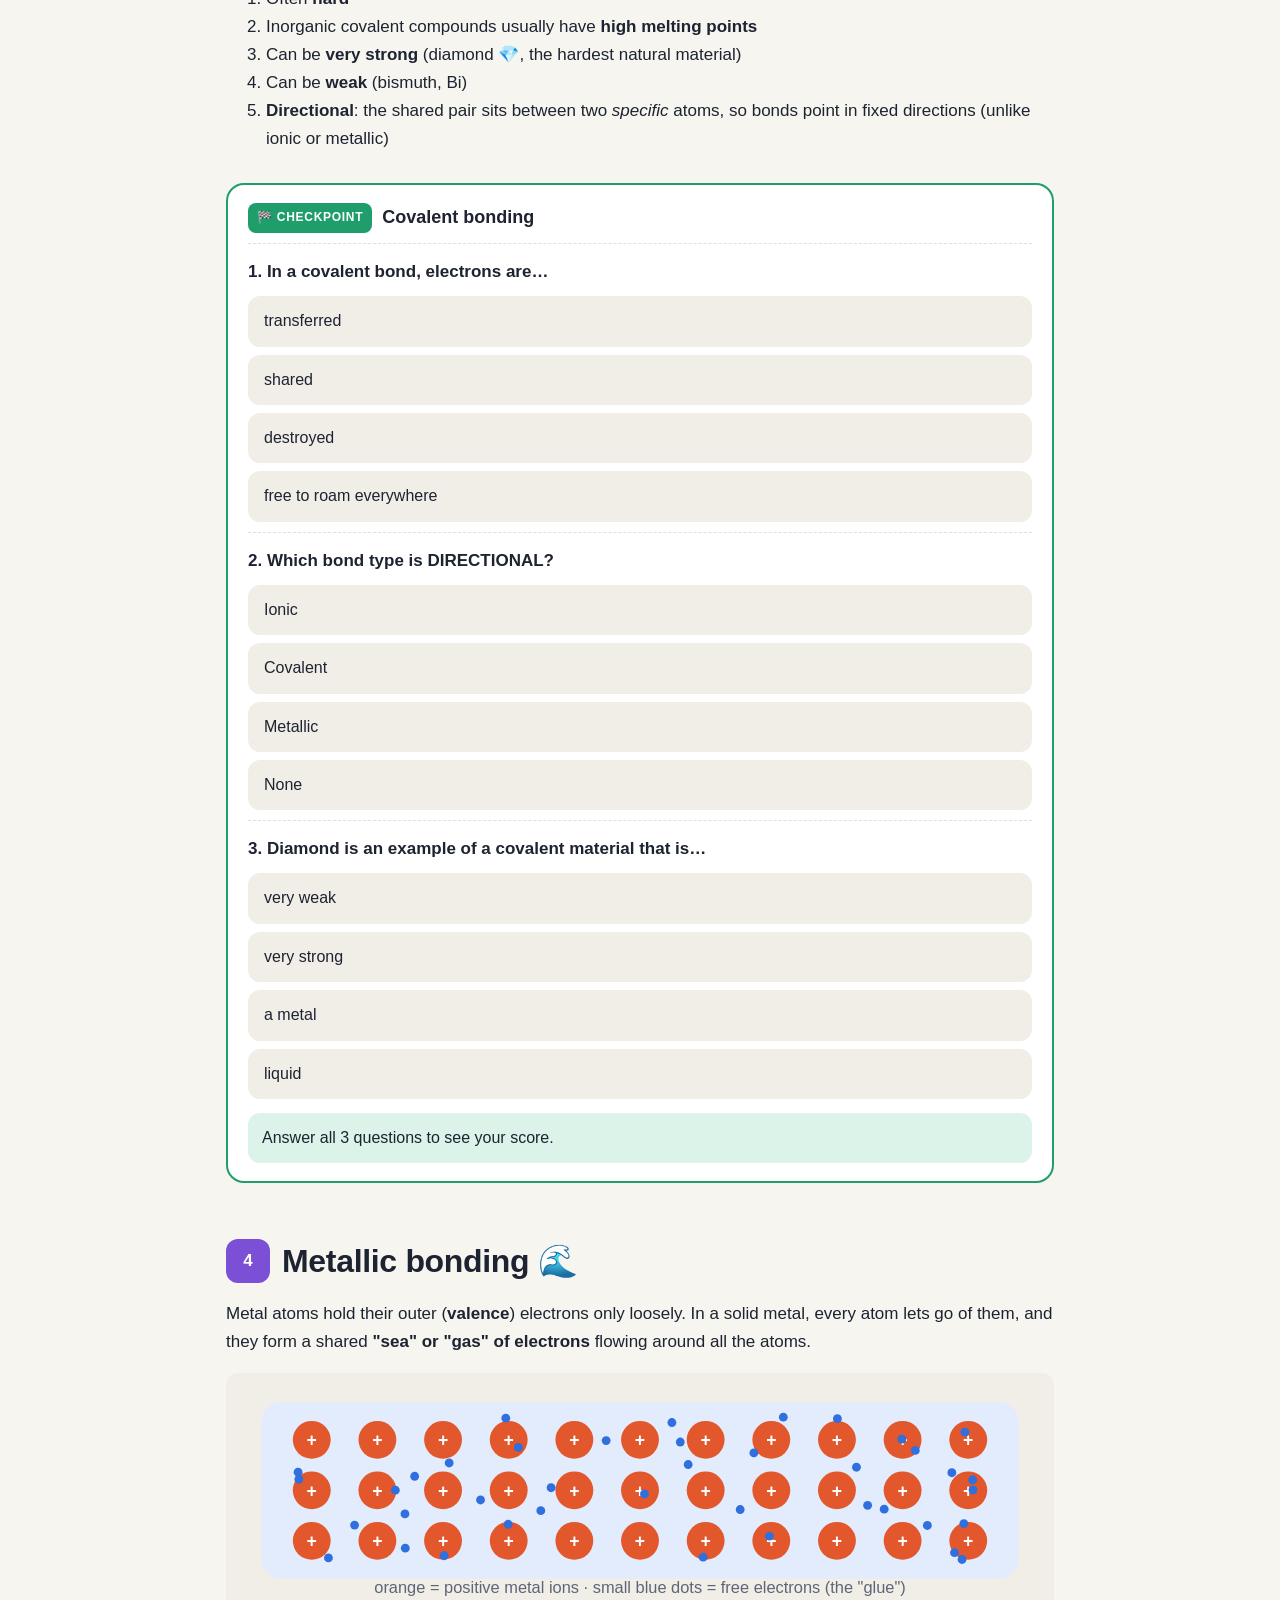
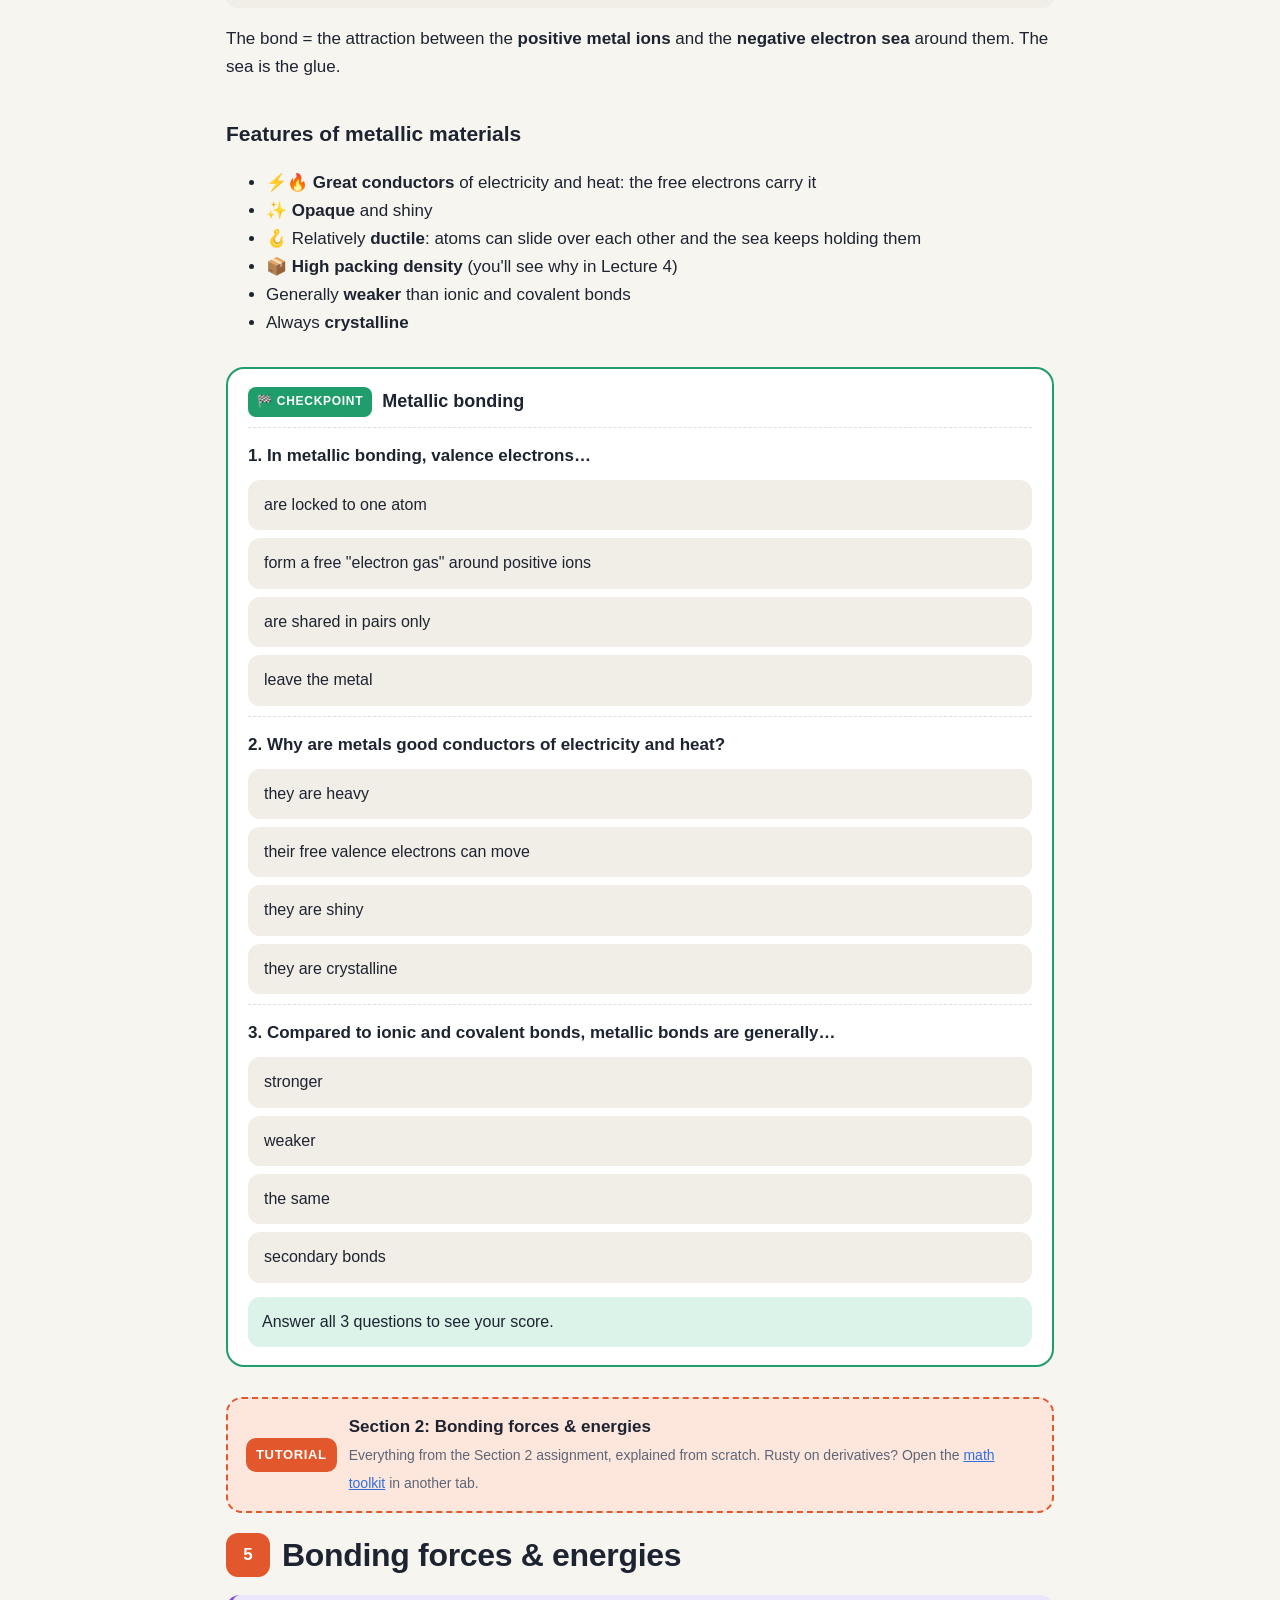
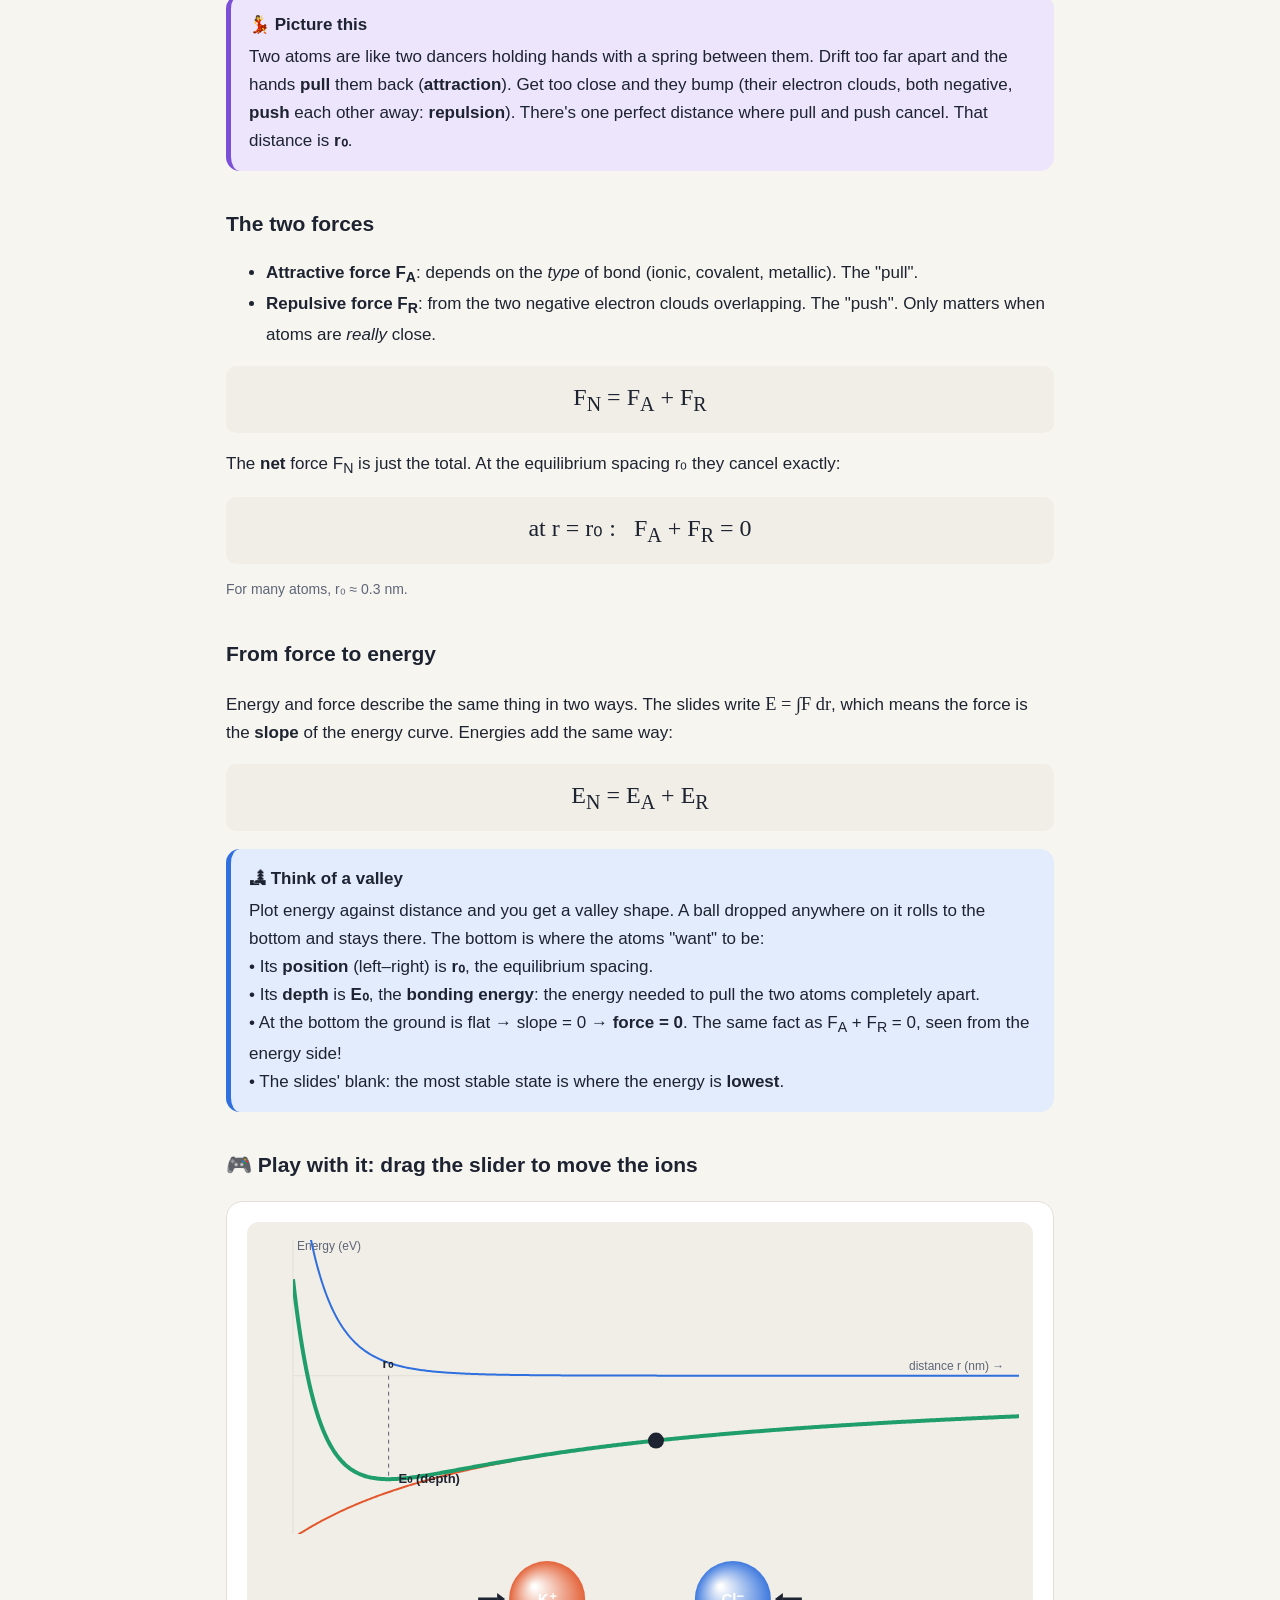
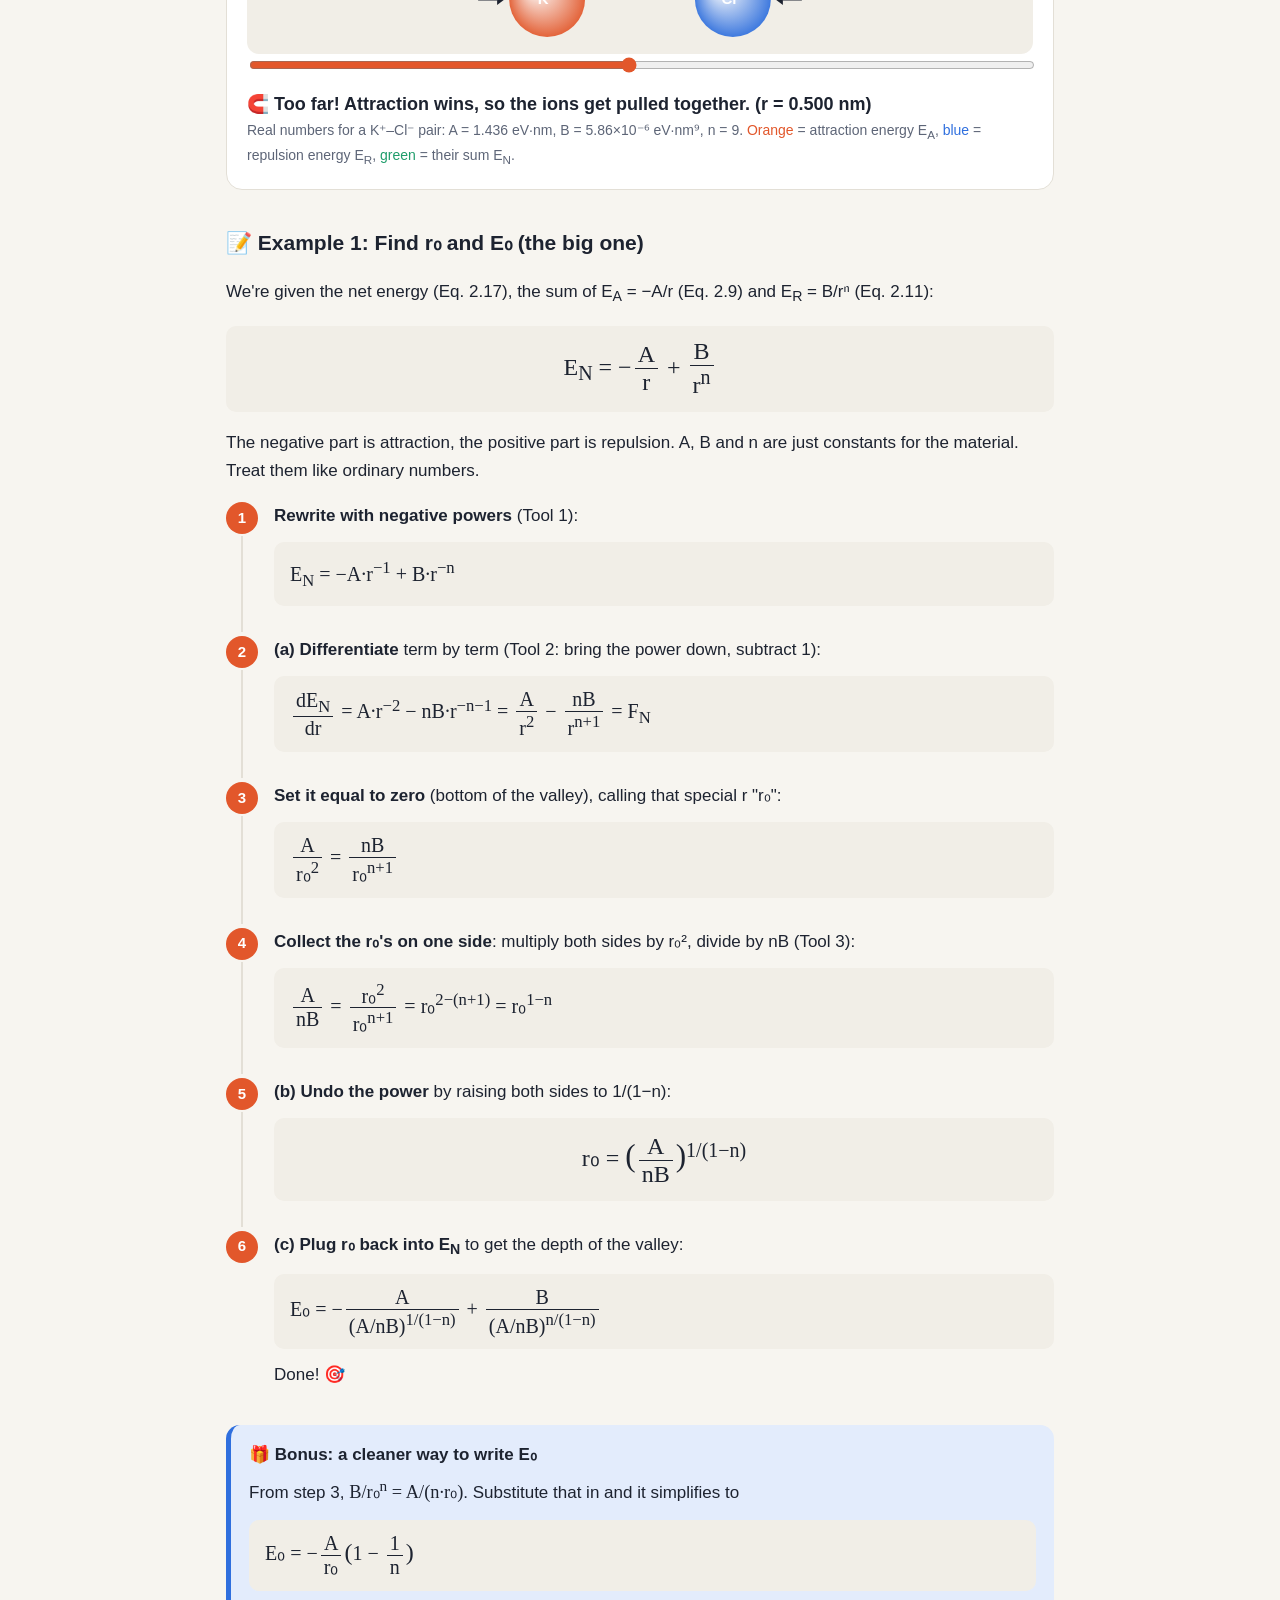
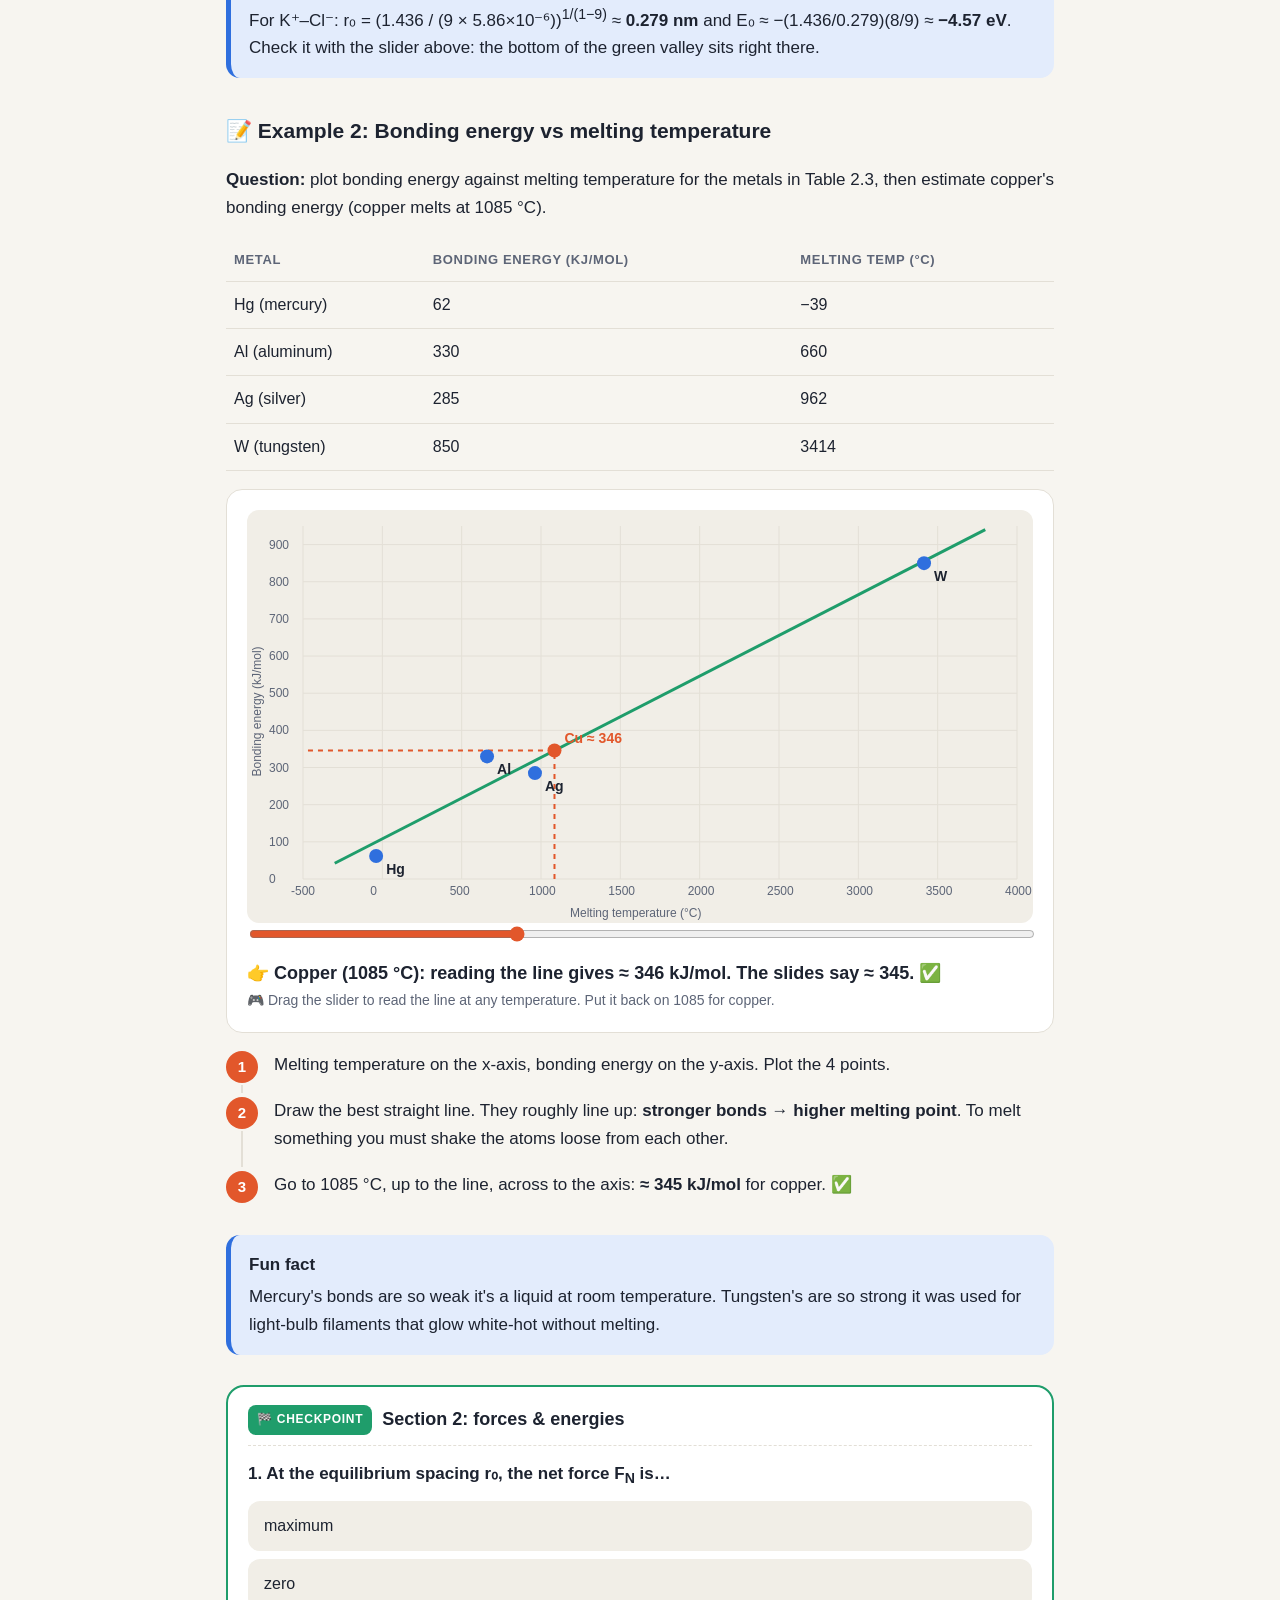
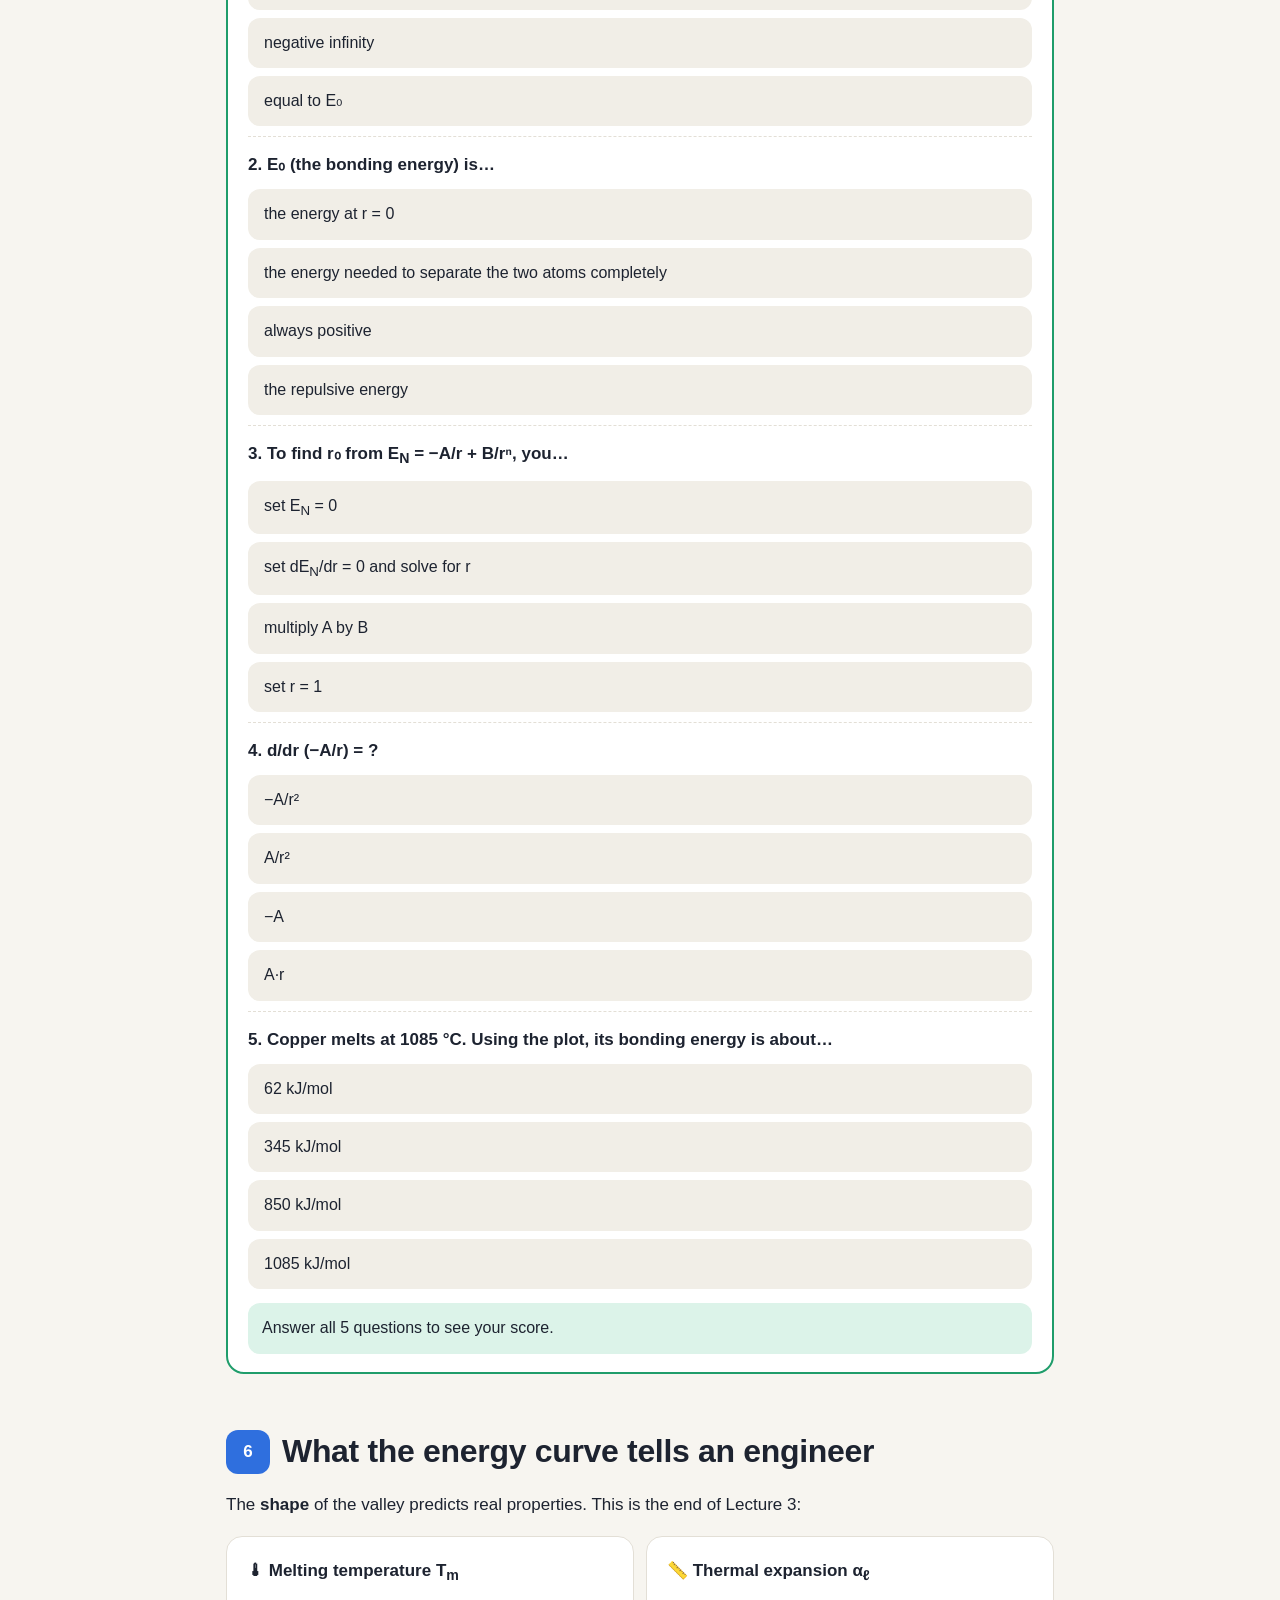
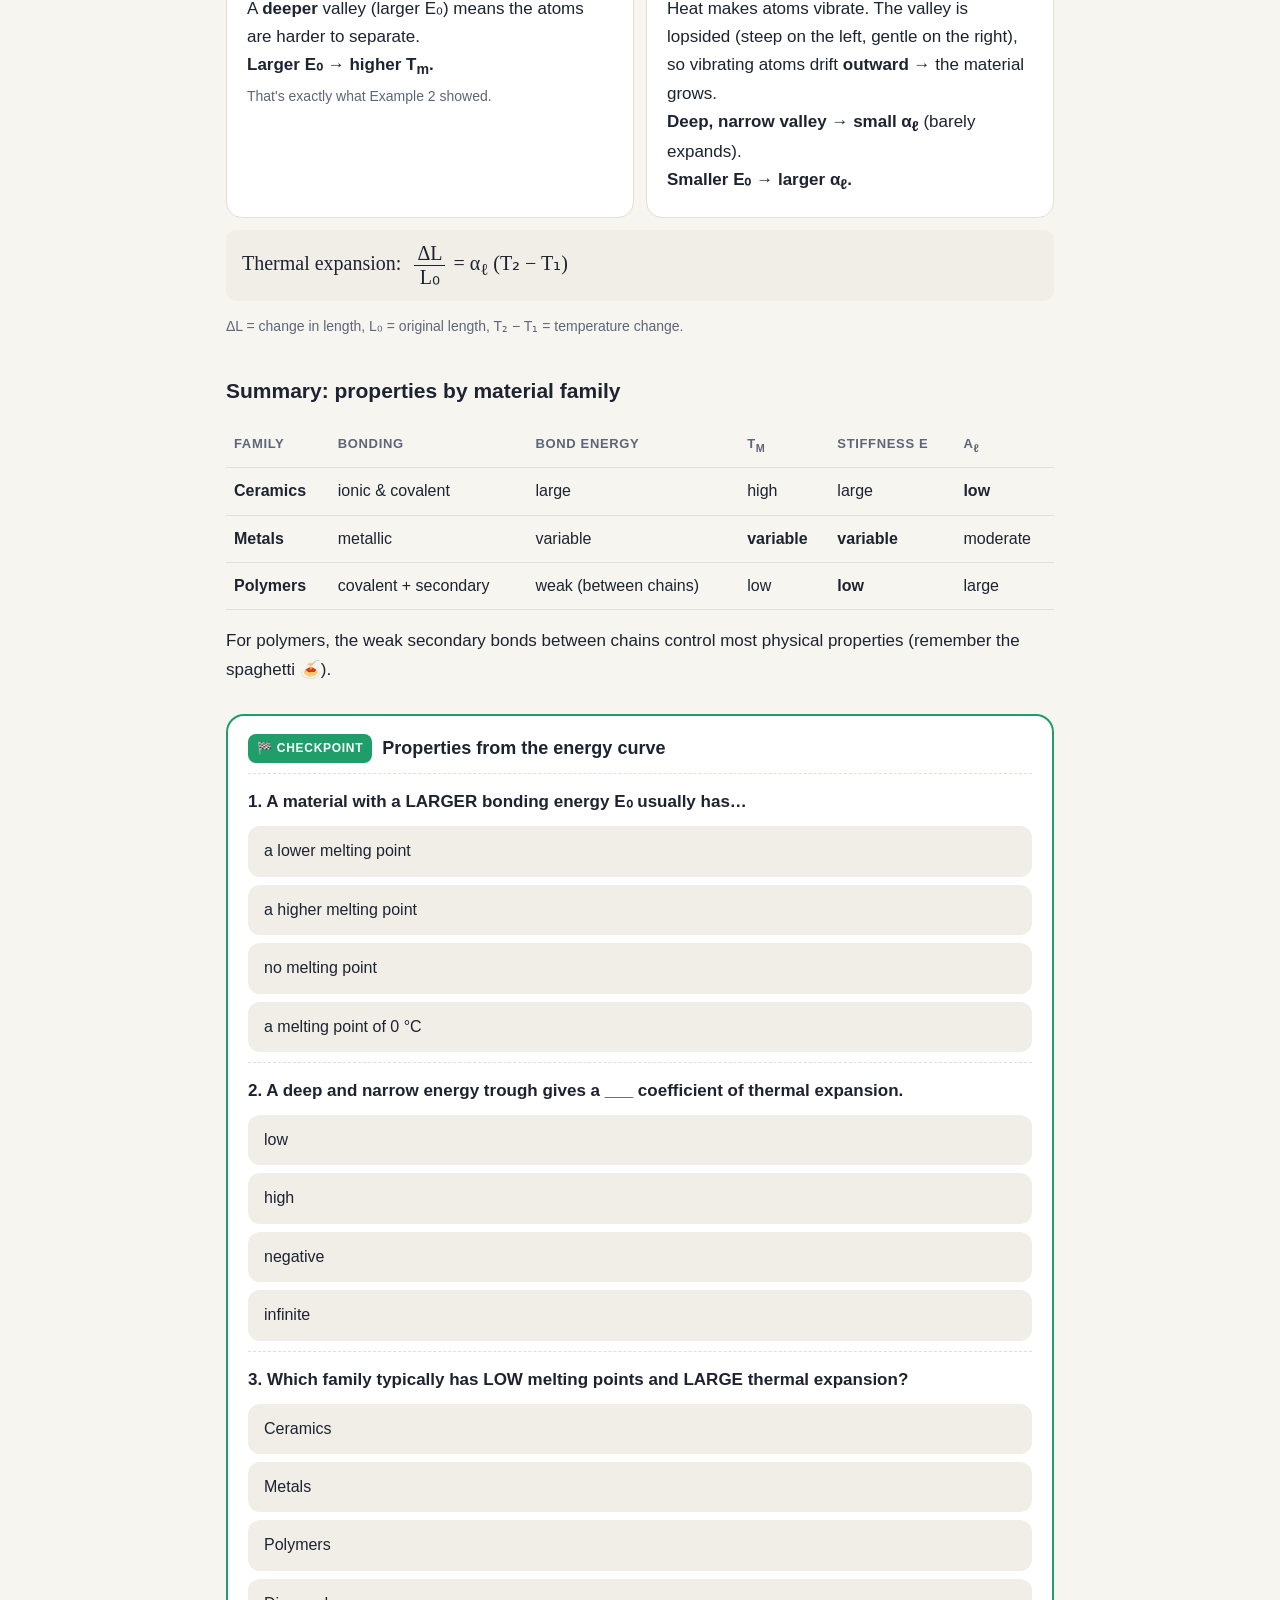
<file: lecture-3.html>
<!doctype html>
<html lang="en">
<head>
<meta charset="utf-8">
<meta name="viewport" content="width=device-width, initial-scale=1">
<title>Lecture 3 · Bonding · ECB2501</title>
<link rel="stylesheet" href="assets/style.css">
</head>
<body>
<div class="wrap">
<header class="hero">
  <div class="kicker">Lecture 3 + Tutorial Section 2</div>
  <h1>Why do atoms stick together? 🧲</h1>
  <p>The three strong bonds, the famous energy curve, and every Section 2 problem solved step by step.</p>
</header>

<div class="toc"><b>On this page</b><ol>
  <li><a href="#primary">The 3 primary bonds (overview)</a></li>
  <li><a href="#ionic">Ionic bonding</a></li>
  <li><a href="#covalent">Covalent bonding</a></li>
  <li><a href="#metallic">Metallic bonding</a></li>
  <li><a href="#sec2">⭐ TUTORIAL Section 2: bonding forces &amp; energies 🎮</a></li>
  <li><a href="#props">What the energy curve tells an engineer</a></li>
  <li><a href="#check">Check yourself</a></li>
</ol></div>

<div class="story"><b>🔗 Connecting to Lecture 2</b> Atoms are "unhappy" until their outer shell is full. There are three ways to fix that, and each one is a type of bond:
<br>📤📥 <b>Give / take</b> electrons → <b>ionic</b> bond
<br>🤝 <b>Share</b> electrons with a neighbour → <b>covalent</b> bond
<br>🌊 Throw outer electrons into a shared "sea" → <b>metallic</b> bond</div>

<section class="level" id="primary">
  <div class="lvl"><div class="badge">1</div><h2>The 3 primary (strong) bonds at a glance</h2></div>
  <div class="tablewrap"><table>
    <tr><th></th><th>Ionic</th><th>Covalent</th><th>Metallic</th></tr>
    <tr><td><b>Between</b></td><td>metal + nonmetal</td><td>nonmetal + nonmetal</td><td>metal + metal</td></tr>
    <tr><td><b>Electrons are…</b></td><td>transferred (given → taken)</td><td>shared in pairs</td><td>free to roam ("electron gas")</td></tr>
    <tr><td><b>Directional?</b></td><td>No</td><td><b>Yes</b></td><td>No</td></tr>
    <tr><td><b>Example</b></td><td>NaCl (salt), MgO</td><td>diamond, O₂, H₂O inside the molecule</td><td>copper, iron, aluminum</td></tr>
    <tr><td><b>Feels like</b></td><td>hard, brittle, insulator</td><td>often hard, can be strong or weak</td><td>ductile, shiny, conducts</td></tr>
  </table></div>
  <p class="small">The weak <b>secondary</b> bonds (van der Waals, hydrogen bonds) were in <a href="lecture-2.html#secondary">Lecture 2</a>.</p>
</section>

<section class="level" id="ionic">
  <div class="lvl"><div class="badge b">2</div><h2>Ionic bonding 📤📥</h2></div>
  <p>Happens between a <b>metal</b> and a <b>nonmetal</b>, atoms from opposite sides of the periodic table.</p>
  <ul>
    <li><b>Metals</b> have <b>1, 2 or 3</b> electrons in their outer shell. Easiest fix: <b>give them away</b>. Then the full shell underneath becomes the outer one.</li>
    <li><b>Nonmetals</b> have <b>5, 6 or 7</b> outer electrons. Easiest fix: <b>grab a few more</b> to reach 8.</li>
  </ul>
  <h3>The NaCl story (table salt) 🧂</h3>
  <div class="svgbox">
    <svg viewBox="0 0 640 200" role="img" aria-label="Sodium gives an electron to chlorine, forming Na+ and Cl- that attract">
      <circle cx="90" cy="60" r="28" fill="none" stroke="var(--muted)" stroke-width="2"/>
      <text x="90" y="66" text-anchor="middle" font-size="16" font-weight="700">Na</text>
      <text x="90" y="112" text-anchor="middle" font-size="13" style="fill:var(--muted)">metal, unstable</text>
      <circle cx="300" cy="60" r="38" fill="var(--code)" stroke="var(--muted)" stroke-width="2"/>
      <text x="300" y="66" text-anchor="middle" font-size="16" font-weight="700">Cl</text>
      <text x="300" y="118" text-anchor="middle" font-size="13" style="fill:var(--muted)">nonmetal, unstable</text>
      <path d="M 120 42 Q 200 0 262 40" fill="none" stroke="var(--gold)" stroke-width="3"/>
      <polygon points="262,40 250,28 248,42" fill="var(--gold)"/>
      <text x="190" y="18" text-anchor="middle" font-size="14" style="fill:var(--gold)" font-weight="700">1 electron jumps</text>
      <text x="380" y="66" font-size="30">→</text>
      <circle cx="460" cy="70" r="22" fill="var(--accent)"/>
      <text x="460" y="77" text-anchor="middle" font-size="18" font-weight="800" style="fill:#fff">+</text>
      <circle cx="580" cy="70" r="44" fill="var(--blue)"/>
      <text x="580" y="78" text-anchor="middle" font-size="24" font-weight="800" style="fill:#fff">−</text>
      <line x1="486" y1="70" x2="532" y2="70" stroke="var(--ink)" stroke-width="3"/>
      <text x="460" y="128" text-anchor="middle" font-size="13">Na⁺ (stable)</text>
      <text x="580" y="134" text-anchor="middle" font-size="13">Cl⁻ (stable)</text>
      <text x="520" y="175" text-anchor="middle" font-size="14" font-weight="700" style="fill:var(--accent)">+ and − attract: "Coulombic attraction"</text>
    </svg>
  </div>
  <ol class="steps">
    <li>Sodium (Na) has one lonely outer electron (3s¹). Chlorine (Cl) needs one more (3p⁵ → 3p⁶).</li>
    <li>Na <b>gives</b> its electron to Cl. Now both have full shells and are stable.</li>
    <li>But Na lost a negative charge → it's now <b>Na⁺</b> (a <b>cation</b>). Cl gained one → <b>Cl⁻</b> (an <b>anion</b>).</li>
    <li>Opposite charges attract like magnets 🧲. That attraction <b>is</b> the ionic bond. (The official name: <b>Coulombic attraction</b>.)</li>
  </ol>
  <h3>Another example: MgO</h3>
  <div class="math">Mg: 1s² 2s² 2p⁶ <b style="color:var(--accent)">3s²</b> &nbsp;→ gives 2 e⁻ → Mg²⁺: 1s² 2s² 2p⁶ (like neon [Ne])</div>
  <div class="math">O: 1s² 2s² 2p⁴ &nbsp;→ takes 2 e⁻ → O²⁻: 1s² 2s² 2p⁶ (also like neon [Ne])</div>
  <p>Both end up with neon's perfect configuration. This works because their <b>electronegativities are very different</b>: one strongly wants to give, the other strongly wants to take.</p>
  <div class="tip"><b>🔑 Ionic bonding needs</b> (these are the blanks in the slides)
  <br>• It <b>requires electron transfer</b>.
  <br>• It needs a <b>large difference in electronegativity</b>.
  <br>• It is the <b>predominant bonding in ceramics</b>.
  <br>Examples from the slides: NaCl, MgO, CaF₂, CsCl.</div>
  <h3>Features of ionic materials</h3>
  <ul>
    <li>💪 Strong, high-energy bonds → <b>high melting point</b></li>
    <li>🧭 <b>Non-directional</b>: a + ion attracts − ions equally in every direction</li>
    <li>🔨 <b>Hard and brittle</b>: they crack (cleave) instead of bending</li>
    <li>🔌 <b>Insulators</b>: electrons are locked onto ions and can't move. Often transparent.</li>
  </ul>

  <div class="checkpoint" data-title="Ionic bonding"><script type="application/json">[{"q": "Ionic bonding happens between…", "o": ["two nonmetals", "a metal and a nonmetal", "two metals", "two noble gases"], "a": 1, "why": "The metal gives electrons and the nonmetal takes them."}, {"q": "In NaCl, sodium becomes…", "o": ["Na⁻, an anion", "Na⁺, a cation", "neutral", "Na²⁺"], "a": 1, "why": "Na loses one electron → Na⁺ (positive ion = cation)."}, {"q": "Ionic materials are typically…", "o": ["soft and ductile conductors", "hard, brittle insulators with high melting points", "liquids at room temperature", "directional"], "a": 1, "why": "Strong non-directional bonds; electrons locked on the ions → insulators."}, {"q": "Ionic bonding requires…", "o": ["a small difference in electronegativity", "a large difference in electronegativity", "identical atoms", "free electrons"], "a": 1, "why": "One atom must strongly want to give and the other strongly want to take."}]</script><noscript>Turn on JavaScript to take this quiz.</noscript></div>
</section>

<section class="level" id="covalent">
  <div class="lvl"><div class="badge g">3</div><h2>Covalent bonding 🤝</h2></div>
  <p>Happens between <b>nonmetals</b>. They have 4 or more outer electrons. Giving away that many would cost too much energy, and so would grabbing that many. So instead they <b>share</b>.</p>
  <div class="story"><b>🤝 Picture it</b> Two kids each have half the money for a game. Neither can buy it alone, so they <b>share</b> one copy: it spends time at both houses. In a covalent bond, each atom puts in one electron, and the <b>shared pair</b> spends time around both atoms, holding them together.</div>
  <div class="svgbox">
    <svg viewBox="0 0 640 150" role="img" aria-label="Two oxygen atoms sharing electron pairs">
      <circle cx="250" cy="75" r="60" fill="none" stroke="var(--purple)" stroke-width="2.5"/>
      <circle cx="390" cy="75" r="60" fill="none" stroke="var(--purple)" stroke-width="2.5"/>
      <circle cx="250" cy="75" r="20" fill="var(--blue)"/><text x="250" y="81" text-anchor="middle" font-size="14" font-weight="800" style="fill:#fff">O</text>
      <circle cx="390" cy="75" r="20" fill="var(--blue)"/><text x="390" y="81" text-anchor="middle" font-size="14" font-weight="800" style="fill:#fff">O</text>
      <g fill="var(--accent)"><circle cx="314" cy="55" r="6"/><circle cx="326" cy="55" r="6"/><circle cx="314" cy="95" r="6"/><circle cx="326" cy="95" r="6"/></g>
      <text x="320" y="138" text-anchor="middle" font-size="14" font-weight="700" style="fill:var(--accent)">shared electron pairs</text>
      <text x="60" y="80" font-size="15" font-weight="700">O₂ molecule</text>
    </svg>
  </div>
  <h3>Features of covalent materials</h3>
  <ol>
    <li>Often <b>hard</b></li>
    <li>Inorganic covalent compounds usually have <b>high melting points</b></li>
    <li>Can be <b>very strong</b> (diamond 💎, the hardest natural material)</li>
    <li>Can be <b>weak</b> (bismuth, Bi)</li>
    <li><b>Directional</b>: the shared pair sits between two <i>specific</i> atoms, so bonds point in fixed directions (unlike ionic or metallic)</li>
  </ol>

  <div class="checkpoint" data-title="Covalent bonding"><script type="application/json">[{"q": "In a covalent bond, electrons are…", "o": ["transferred", "shared", "destroyed", "free to roam everywhere"], "a": 1, "why": "Each atom contributes an electron and the pair is shared."}, {"q": "Which bond type is DIRECTIONAL?", "o": ["Ionic", "Covalent", "Metallic", "None"], "a": 1, "why": "The shared pair sits between two specific atoms, so bonds point in fixed directions."}, {"q": "Diamond is an example of a covalent material that is…", "o": ["very weak", "very strong", "a metal", "liquid"], "a": 1, "why": "Diamond's covalent network makes it extremely strong and hard."}]</script><noscript>Turn on JavaScript to take this quiz.</noscript></div>
</section>

<section class="level" id="metallic">
  <div class="lvl"><div class="badge p">4</div><h2>Metallic bonding 🌊</h2></div>
  <p>Metal atoms hold their outer (<b>valence</b>) electrons only loosely. In a solid metal, every atom lets go of them, and they form a shared <b>"sea" or "gas" of electrons</b> flowing around all the atoms.</p>
  <div class="svgbox">
    <svg viewBox="0 0 640 170" role="img" aria-label="Positive metal ions in a sea of electrons">
      <rect x="20" y="15" width="600" height="140" rx="16" fill="var(--blue-soft)"/>
      <g id="ions"></g>
      <text x="320" y="166" text-anchor="middle" font-size="13" style="fill:var(--muted)">orange = positive metal ions · small blue dots = free electrons (the "glue")</text>
    </svg>
  </div>
  <script>(function(){const g=document.getElementById('ions'),ns='http://www.w3.org/2000/svg';let s=3;const r=()=>{s=(s*9301+49297)%233280;return s/233280};
    for(let i=0;i<3;i++)for(let j=0;j<11;j++){const c=document.createElementNS(ns,'circle');c.setAttribute('cx',60+j*52);c.setAttribute('cy',45+i*40);c.setAttribute('r',15);c.setAttribute('fill','var(--accent)');g.appendChild(c);
      const t=document.createElementNS(ns,'text');t.setAttribute('x',60+j*52);t.setAttribute('y',50+i*40);t.setAttribute('text-anchor','middle');t.setAttribute('font-size','14');t.setAttribute('font-weight','800');t.setAttribute('style','fill:#fff');t.textContent='+';g.appendChild(t);}
    for(let k=0;k<40;k++){const c=document.createElementNS(ns,'circle');c.setAttribute('cx',35+r()*570);c.setAttribute('cy',25+r()*120);c.setAttribute('r',3.5);c.setAttribute('fill','var(--blue)');g.appendChild(c);}})();</script>
  <p>The bond = the attraction between the <b>positive metal ions</b> and the <b>negative electron sea</b> around them. The sea is the glue.</p>
  <h3>Features of metallic materials</h3>
  <ul>
    <li>⚡🔥 <b>Great conductors</b> of electricity and heat: the free electrons carry it</li>
    <li>✨ <b>Opaque</b> and shiny</li>
    <li>🪝 Relatively <b>ductile</b>: atoms can slide over each other and the sea keeps holding them</li>
    <li>📦 <b>High packing density</b> (you'll see why in Lecture 4)</li>
    <li>Generally <b>weaker</b> than ionic and covalent bonds</li>
    <li>Always <b>crystalline</b></li>
  </ul>

  <div class="checkpoint" data-title="Metallic bonding"><script type="application/json">[{"q": "In metallic bonding, valence electrons…", "o": ["are locked to one atom", "form a free \"electron gas\" around positive ions", "are shared in pairs only", "leave the metal"], "a": 1, "why": "The electron sea is the glue holding the positive ions together."}, {"q": "Why are metals good conductors of electricity and heat?", "o": ["they are heavy", "their free valence electrons can move", "they are shiny", "they are crystalline"], "a": 1, "why": "Free electrons carry both current and heat."}, {"q": "Compared to ionic and covalent bonds, metallic bonds are generally…", "o": ["stronger", "weaker", "the same", "secondary bonds"], "a": 1, "why": "The slides note metallic bonds are weaker than ionic and covalent."}]</script><noscript>Turn on JavaScript to take this quiz.</noscript></div>
</section>

<!-- ============ SECTION 2 ============ -->
<div class="tutbanner" id="sec2"><span class="tag">TUTORIAL</span><div><b>Section 2: Bonding forces &amp; energies</b><br><span class="small">Everything from the Section 2 assignment, explained from scratch. Rusty on derivatives? Open the <a href="toolkit.html">math toolkit</a> in another tab.</span></div></div>

<section class="level" style="margin-top:20px">
  <div class="lvl"><div class="badge">5</div><h2>Bonding forces &amp; energies</h2></div>
  <div class="story"><b>💃 Picture this</b> Two atoms are like two dancers holding hands with a spring between them. Drift too far apart and the hands <b>pull</b> them back (<b>attraction</b>). Get too close and they bump (their electron clouds, both negative, <b>push</b> each other away: <b>repulsion</b>). There's one perfect distance where pull and push cancel. That distance is <b>r₀</b>.</div>

  <h3>The two forces</h3>
  <ul>
    <li><b>Attractive force F<sub>A</sub></b>: depends on the <i>type</i> of bond (ionic, covalent, metallic). The "pull".</li>
    <li><b>Repulsive force F<sub>R</sub></b>: from the two negative electron clouds overlapping. The "push". Only matters when atoms are <i>really</i> close.</li>
  </ul>
  <div class="math big">F<sub>N</sub> = F<sub>A</sub> + F<sub>R</sub></div>
  <p>The <b>net</b> force F<sub>N</sub> is just the total. At the equilibrium spacing r₀ they cancel exactly:</p>
  <div class="math big">at r = r₀ : &nbsp; F<sub>A</sub> + F<sub>R</sub> = 0</div>
  <p class="small">For many atoms, r₀ ≈ 0.3 nm.</p>

  <h3>From force to energy</h3>
  <p>Energy and force describe the same thing in two ways. The slides write <span class="m">E = ∫F dr</span>, which means the force is the <b>slope</b> of the energy curve. Energies add the same way:</p>
  <div class="math big">E<sub>N</sub> = E<sub>A</sub> + E<sub>R</sub></div>
  <div class="tip"><b>🏞 Think of a valley</b>
  Plot energy against distance and you get a valley shape. A ball dropped anywhere on it rolls to the bottom and stays there. The bottom is where the atoms "want" to be:
  <br>• Its <b>position</b> (left–right) is <b>r₀</b>, the equilibrium spacing.
  <br>• Its <b>depth</b> is <b>E₀</b>, the <b>bonding energy</b>: the energy needed to pull the two atoms completely apart.
  <br>• At the bottom the ground is flat → slope = 0 → <b>force = 0</b>. The same fact as F<sub>A</sub> + F<sub>R</sub> = 0, seen from the energy side!
  <br>• The slides' blank: the most stable state is where the energy is <b>lowest</b>.</div>

  <h3>🎮 Play with it: drag the slider to move the ions</h3>
  <div class="card">
    <canvas id="bondCanvas" width="800" height="440" data-mobile-ar="1.2" aria-label="Energy versus distance curve"></canvas>
    <input type="range" id="rSlider" min="0.22" max="0.8" step="0.002" value="0.5" aria-label="Distance between ions">
    <div class="readout" id="bondReadout"></div>
    <div class="small">Real numbers for a K⁺–Cl⁻ pair: A = 1.436 eV·nm, B = 5.86×10⁻⁶ eV·nm⁹, n = 9. <span style="color:var(--accent)">Orange</span> = attraction energy E<sub>A</sub>, <span style="color:var(--blue)">blue</span> = repulsion energy E<sub>R</sub>, <span style="color:var(--green)">green</span> = their sum E<sub>N</sub>.</div>
  </div>

  <h3>📝 Example 1: Find r₀ and E₀ (the big one)</h3>
  <p>We're given the net energy (Eq. 2.17), the sum of E<sub>A</sub> = −A/r (Eq. 2.9) and E<sub>R</sub> = B/rⁿ (Eq. 2.11):</p>
  <div class="math big">E<sub>N</sub> = −<span class="frac"><span>A</span><span>r</span></span> + <span class="frac"><span>B</span><span>r<sup>n</sup></span></span></div>
  <p>The negative part is attraction, the positive part is repulsion. A, B and n are just constants for the material. Treat them like ordinary numbers.</p>
  <ol class="steps">
    <li><b>Rewrite with negative powers</b> (Tool 1):
      <div class="math">E<sub>N</sub> = −A·r<sup>−1</sup> + B·r<sup>−n</sup></div></li>
    <li><b>(a) Differentiate</b> term by term (Tool 2: bring the power down, subtract 1):
      <div class="math"><span class="frac"><span>dE<sub>N</sub></span><span>dr</span></span> = A·r<sup>−2</sup> − nB·r<sup>−n−1</sup> = <span class="frac"><span>A</span><span>r<sup>2</sup></span></span> − <span class="frac"><span>nB</span><span>r<sup>n+1</sup></span></span> = F<sub>N</sub></div></li>
    <li><b>Set it equal to zero</b> (bottom of the valley), calling that special r "r₀":
      <div class="math"><span class="frac"><span>A</span><span>r₀<sup>2</sup></span></span> = <span class="frac"><span>nB</span><span>r₀<sup>n+1</sup></span></span></div></li>
    <li><b>Collect the r₀'s on one side</b>: multiply both sides by r₀², divide by nB (Tool 3):
      <div class="math"><span class="frac"><span>A</span><span>nB</span></span> = <span class="frac"><span>r₀<sup>2</sup></span><span>r₀<sup>n+1</sup></span></span> = r₀<sup>2−(n+1)</sup> = r₀<sup>1−n</sup></div></li>
    <li><b>(b) Undo the power</b> by raising both sides to 1/(1−n):
      <div class="math big">r₀ = <span style="font-size:1.3em">(</span><span class="frac"><span>A</span><span>nB</span></span><span style="font-size:1.3em">)</span><sup>1/(1−n)</sup></div></li>
    <li><b>(c) Plug r₀ back into E<sub>N</sub></b> to get the depth of the valley:
      <div class="math">E₀ = −<span class="frac"><span>A</span><span>(A/nB)<sup>1/(1−n)</sup></span></span> + <span class="frac"><span>B</span><span>(A/nB)<sup>n/(1−n)</sup></span></span></div>
      Done! 🎯</li>
  </ol>
  <div class="tip"><b>🎁 Bonus: a cleaner way to write E₀</b>
  From step 3, <span class="m">B/r₀<sup>n</sup> = A/(n·r₀)</span>. Substitute that in and it simplifies to
  <div class="math">E₀ = −<span class="frac"><span>A</span><span>r₀</span></span><span style="font-size:1.2em">(</span>1 − <span class="frac"><span>1</span><span>n</span></span><span style="font-size:1.2em">)</span></div>
  For K⁺–Cl⁻: r₀ = (1.436 / (9 × 5.86×10⁻⁶))<sup>1/(1−9)</sup> ≈ <b>0.279 nm</b> and E₀ ≈ −(1.436/0.279)(8/9) ≈ <b>−4.57 eV</b>. Check it with the slider above: the bottom of the green valley sits right there.</div>

  <h3>📝 Example 2: Bonding energy vs melting temperature</h3>
  <p><b>Question:</b> plot bonding energy against melting temperature for the metals in Table 2.3, then estimate copper's bonding energy (copper melts at 1085 °C).</p>
  <div class="tablewrap"><table>
    <tr><th>Metal</th><th>Bonding energy (kJ/mol)</th><th>Melting temp (°C)</th></tr>
    <tr><td>Hg (mercury)</td><td>62</td><td>−39</td></tr>
    <tr><td>Al (aluminum)</td><td>330</td><td>660</td></tr>
    <tr><td>Ag (silver)</td><td>285</td><td>962</td></tr>
    <tr><td>W (tungsten)</td><td>850</td><td>3414</td></tr>
  </table></div>
  <div class="card">
    <canvas id="meltCanvas" width="800" height="420" data-mobile-ar="0.95" aria-label="Bonding energy versus melting temperature plot"></canvas>
    <input type="range" id="meltSlider" min="-200" max="3600" step="5" value="1085" aria-label="Melting temperature">
    <div class="readout" id="meltReadout"></div>
    <div class="small">🎮 Drag the slider to read the line at any temperature. Put it back on 1085 for copper.</div>
  </div>
  <ol class="steps">
    <li>Melting temperature on the x-axis, bonding energy on the y-axis. Plot the 4 points.</li>
    <li>Draw the best straight line. They roughly line up: <b>stronger bonds → higher melting point</b>. To melt something you must shake the atoms loose from each other.</li>
    <li>Go to 1085 °C, up to the line, across to the axis: <b>≈ 345 kJ/mol</b> for copper. ✅</li>
  </ol>
  <div class="tip"><b>Fun fact</b> Mercury's bonds are so weak it's a liquid at room temperature. Tungsten's are so strong it was used for light-bulb filaments that glow white-hot without melting.</div>

  <div class="checkpoint" data-title="Section 2: forces &amp; energies"><script type="application/json">[{"q": "At the equilibrium spacing r₀, the net force F<sub>N<\/sub> is…", "o": ["maximum", "zero", "negative infinity", "equal to E₀"], "a": 1, "why": "F<sub>A<\/sub> + F<sub>R<\/sub> = 0: attraction and repulsion cancel exactly."}, {"q": "E₀ (the bonding energy) is…", "o": ["the energy at r = 0", "the energy needed to separate the two atoms completely", "always positive", "the repulsive energy"], "a": 1, "why": "It's the depth of the energy valley: what you'd pay to pull the atoms apart."}, {"q": "To find r₀ from E<sub>N<\/sub> = −A/r + B/rⁿ, you…", "o": ["set E<sub>N<\/sub> = 0", "set dE<sub>N<\/sub>/dr = 0 and solve for r", "multiply A by B", "set r = 1"], "a": 1, "why": "The minimum of the curve is where its slope (derivative) is zero."}, {"q": "d/dr (−A/r) = ?", "o": ["−A/r²", "A/r²", "−A", "A·r"], "a": 1, "why": "−A·r<sup>−1<\/sup> → (−A)(−1)r<sup>−2<\/sup> = +A/r²."}, {"q": "Copper melts at 1085 °C. Using the plot, its bonding energy is about…", "o": ["62 kJ/mol", "345 kJ/mol", "850 kJ/mol", "1085 kJ/mol"], "a": 1, "why": "Reading the best-fit line at 1085 °C gives ≈ 345 kJ/mol."}]</script><noscript>Turn on JavaScript to take this quiz.</noscript></div>
</section>

<section class="level" id="props">
  <div class="lvl"><div class="badge b">6</div><h2>What the energy curve tells an engineer</h2></div>
  <p>The <b>shape</b> of the valley predicts real properties. This is the end of Lecture 3:</p>
  <div class="grid2">
    <div class="card"><h4>🌡 Melting temperature T<sub>m</sub></h4>A <b>deeper</b> valley (larger E₀) means the atoms are harder to separate.<br><b>Larger E₀ → higher T<sub>m</sub>.</b><br><span class="small">That's exactly what Example 2 showed.</span></div>
    <div class="card"><h4>📏 Thermal expansion α<sub>ℓ</sub></h4>Heat makes atoms vibrate. The valley is lopsided (steep on the left, gentle on the right), so vibrating atoms drift <b>outward</b> → the material grows.<br><b>Deep, narrow valley → small α<sub>ℓ</sub></b> (barely expands).<br><b>Smaller E₀ → larger α<sub>ℓ</sub>.</b></div>
  </div>
  <div class="math">Thermal expansion: &nbsp;<span class="frac"><span>ΔL</span><span>L₀</span></span> = α<sub>ℓ</sub> (T₂ − T₁)</div>
  <p class="small">ΔL = change in length, L₀ = original length, T₂ − T₁ = temperature change.</p>
  <h3>Summary: properties by material family</h3>
  <div class="tablewrap"><table>
    <tr><th>Family</th><th>Bonding</th><th>Bond energy</th><th>T<sub>m</sub></th><th>Stiffness E</th><th>α<sub>ℓ</sub></th></tr>
    <tr><td><b>Ceramics</b></td><td>ionic &amp; covalent</td><td>large</td><td>high</td><td>large</td><td><b>low</b></td></tr>
    <tr><td><b>Metals</b></td><td>metallic</td><td>variable</td><td><b>variable</b></td><td><b>variable</b></td><td>moderate</td></tr>
    <tr><td><b>Polymers</b></td><td>covalent + secondary</td><td>weak (between chains)</td><td>low</td><td><b>low</b></td><td>large</td></tr>
  </table></div>
  <p>For polymers, the weak secondary bonds between chains control most physical properties (remember the spaghetti 🍝).</p>

  <div class="checkpoint" data-title="Properties from the energy curve"><script type="application/json">[{"q": "A material with a LARGER bonding energy E₀ usually has…", "o": ["a lower melting point", "a higher melting point", "no melting point", "a melting point of 0 °C"], "a": 1, "why": "Deeper valley → harder to shake atoms apart → higher T<sub>m<\/sub>."}, {"q": "A deep and narrow energy trough gives a ___ coefficient of thermal expansion.", "o": ["low", "high", "negative", "infinite"], "a": 0, "why": "Large bonding energy → deep, narrow, more symmetric trough → small α<sub>ℓ<\/sub>."}, {"q": "Which family typically has LOW melting points and LARGE thermal expansion?", "o": ["Ceramics", "Metals", "Polymers", "Diamonds"], "a": 2, "why": "Polymers' properties are controlled by weak secondary bonds between chains."}]</script><noscript>Turn on JavaScript to take this quiz.</noscript></div>
</section>


<section class="level" id="summary">
  <div class="lvl"><div class="badge p">★</div><h2>Summary</h2></div>
  <div class="summary"><b>If you remember only these points, you're in great shape:</b><ul>
    <li>Atoms bond to get a <b>full outer shell</b>: <b>give/take</b> (ionic), <b>share</b> (covalent) or <b>pool</b> into an electron sea (metallic).</li>
    <li><b>Ionic</b> (metal + nonmetal, large electronegativity difference): strong, non-directional, hard, brittle, insulating, high T<sub>m</sub>. Typical of <b>ceramics</b>. E.g. NaCl, MgO.</li>
    <li><b>Covalent</b> (nonmetals share pairs): <b>directional</b>, often hard; can be very strong (diamond) or weak (bismuth).</li>
    <li><b>Metallic</b> (positive ions in an electron gas): good conductors, opaque, ductile, densely packed, crystalline.</li>
    <li><b>F<sub>N</sub> = F<sub>A</sub> + F<sub>R</sub></b>, <b>E<sub>N</sub> = E<sub>A</sub> + E<sub>R</sub></b>. At <b>r₀</b>: F<sub>N</sub> = 0 and E<sub>N</sub> is at its minimum, <b>E₀</b>.</li>
    <li><b>Section 2:</b> E<sub>N</sub> = −A/r + B/rⁿ → set dE<sub>N</sub>/dr = 0 → <b>r₀ = (A/nB)<sup>1/(1−n)</sup></b> → E₀ = −(A/r₀)(1 − 1/n).</li>
    <li><b>Section 2:</b> plotting bonding energy vs melting point gives roughly a straight line; copper (1085 °C) ≈ <b>345 kJ/mol</b>.</li>
    <li><b>Larger E₀ → higher melting point, smaller thermal expansion.</b> Ceramics: large E₀; metals: variable; polymers: weak bonds, low T<sub>m</sub>.</li>
  </ul></div>
</section>
<section class="level" id="check">
  <div class="lvl"><div class="badge g">✓</div><h2>Check yourself</h2></div>
  <details class="quiz"><summary>Na + Cl: which bond type, and who gives the electron?</summary><div><b>Ionic.</b> Sodium (metal) gives one electron to chlorine (nonmetal).</div></details>
  <details class="quiz"><summary>Which bond type is directional?</summary><div><b>Covalent</b>: the shared pair sits between two specific atoms.</div></details>
  <details class="quiz"><summary>Why do metals conduct electricity?</summary><div>Their valence electrons form a free-moving "sea" that can carry current.</div></details>
  <details class="quiz"><summary>At r₀, what is the net force between the two atoms?</summary><div><b>Zero.</b> Attraction and repulsion cancel, which is also the bottom of the energy valley where the slope is zero.</div></details>
  <details class="quiz"><summary>What does E₀ physically mean?</summary><div>The <b>bonding energy</b>: the energy needed to pull the two atoms completely apart. Deeper valley = stronger bond.</div></details>
  <details class="quiz"><summary>Why do we set dE<sub>N</sub>/dr = 0?</summary><div>The minimum of a curve is where its slope is zero, and the minimum of the energy curve is the stable equilibrium position.</div></details>
  <details class="quiz"><summary>Material X has bonding energy 600 kJ/mol. Higher or lower melting point than aluminum?</summary><div><b>Higher.</b> Use the slider in Example 2: it lands around 2200 °C.</div></details>
  <details class="quiz"><summary>Ceramics barely expand when heated. Why?</summary><div>They have large bonding energies, so a deep, narrow energy valley → low coefficient of thermal expansion.</div></details>
  <div class="key"><b>🧠 One-line summary</b> Atoms bond by giving (ionic), sharing (covalent) or pooling (metallic) electrons. Attraction and repulsion balance at r₀, and the depth of the energy valley (E₀) predicts melting point and thermal expansion.</div>
</section>

<div id="pager"></div>
</div>
<script src="assets/app.js"></script>
</body>
</html>
</file>
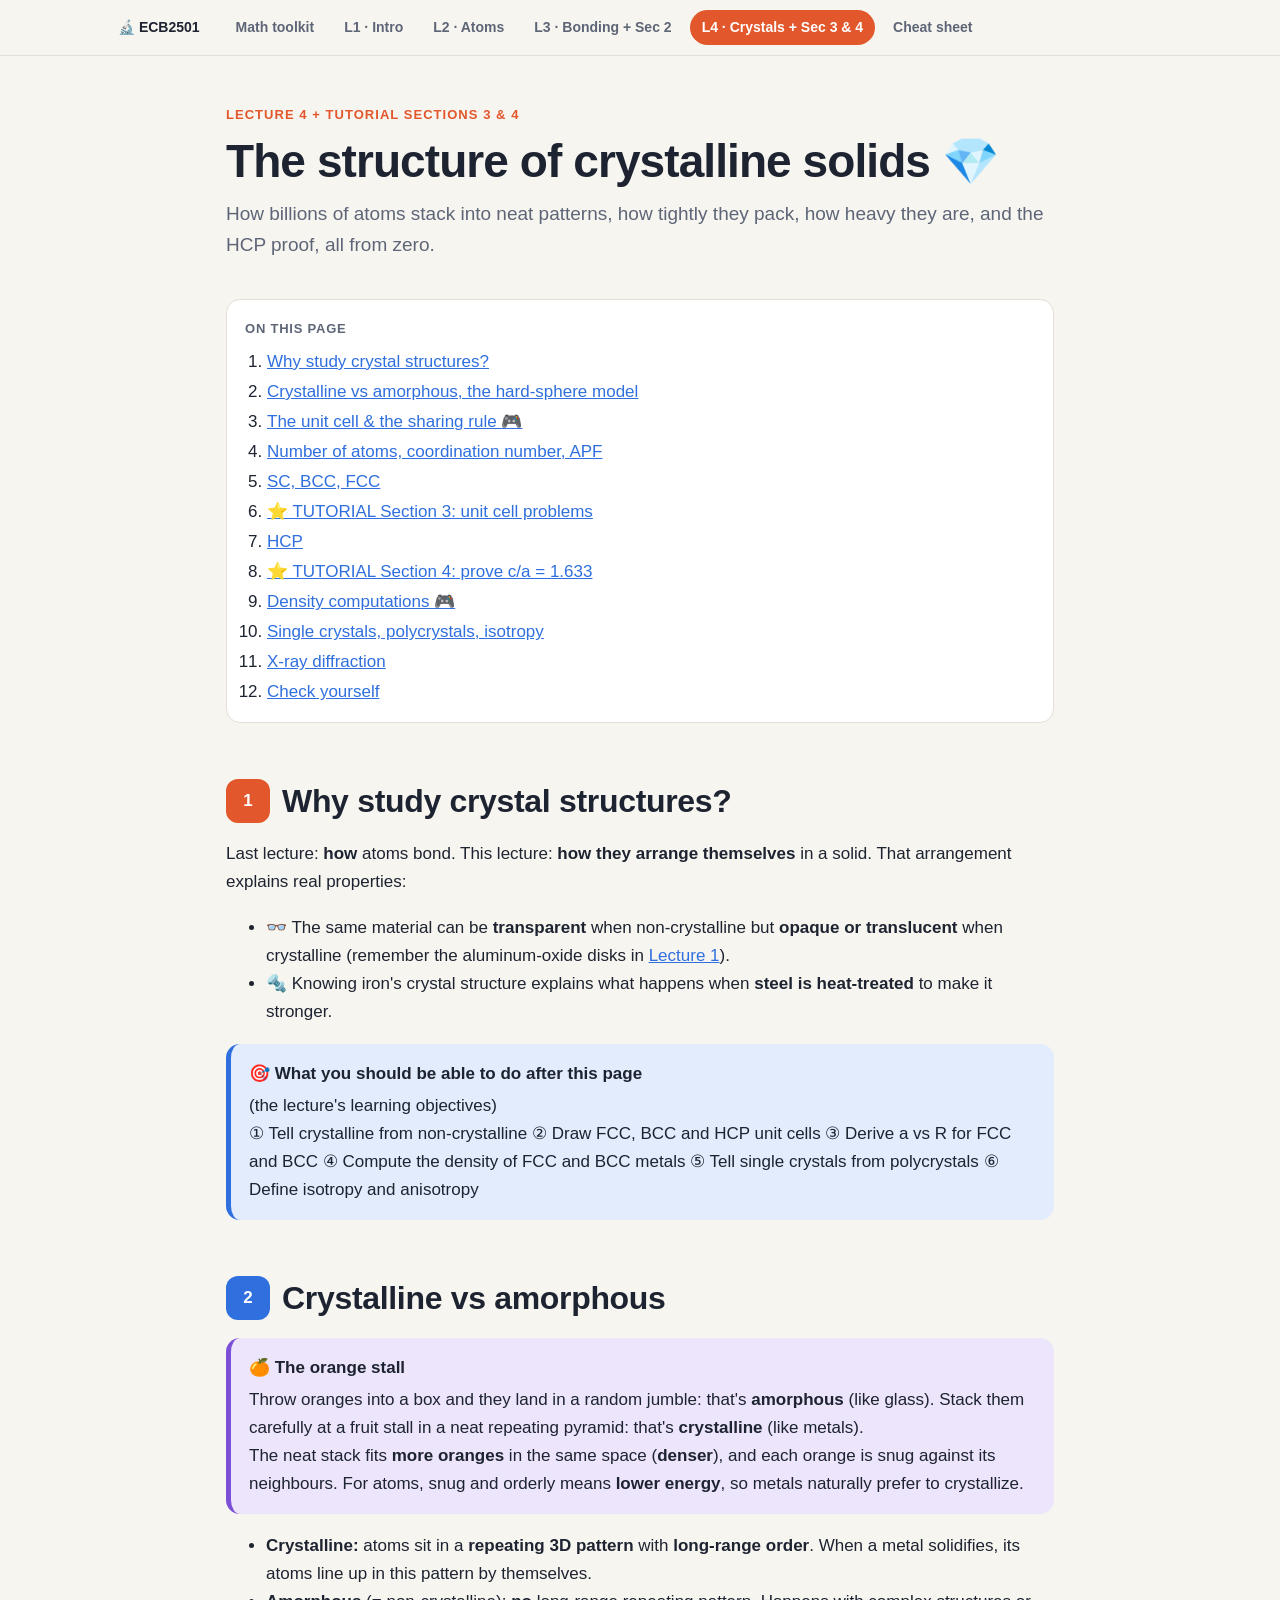
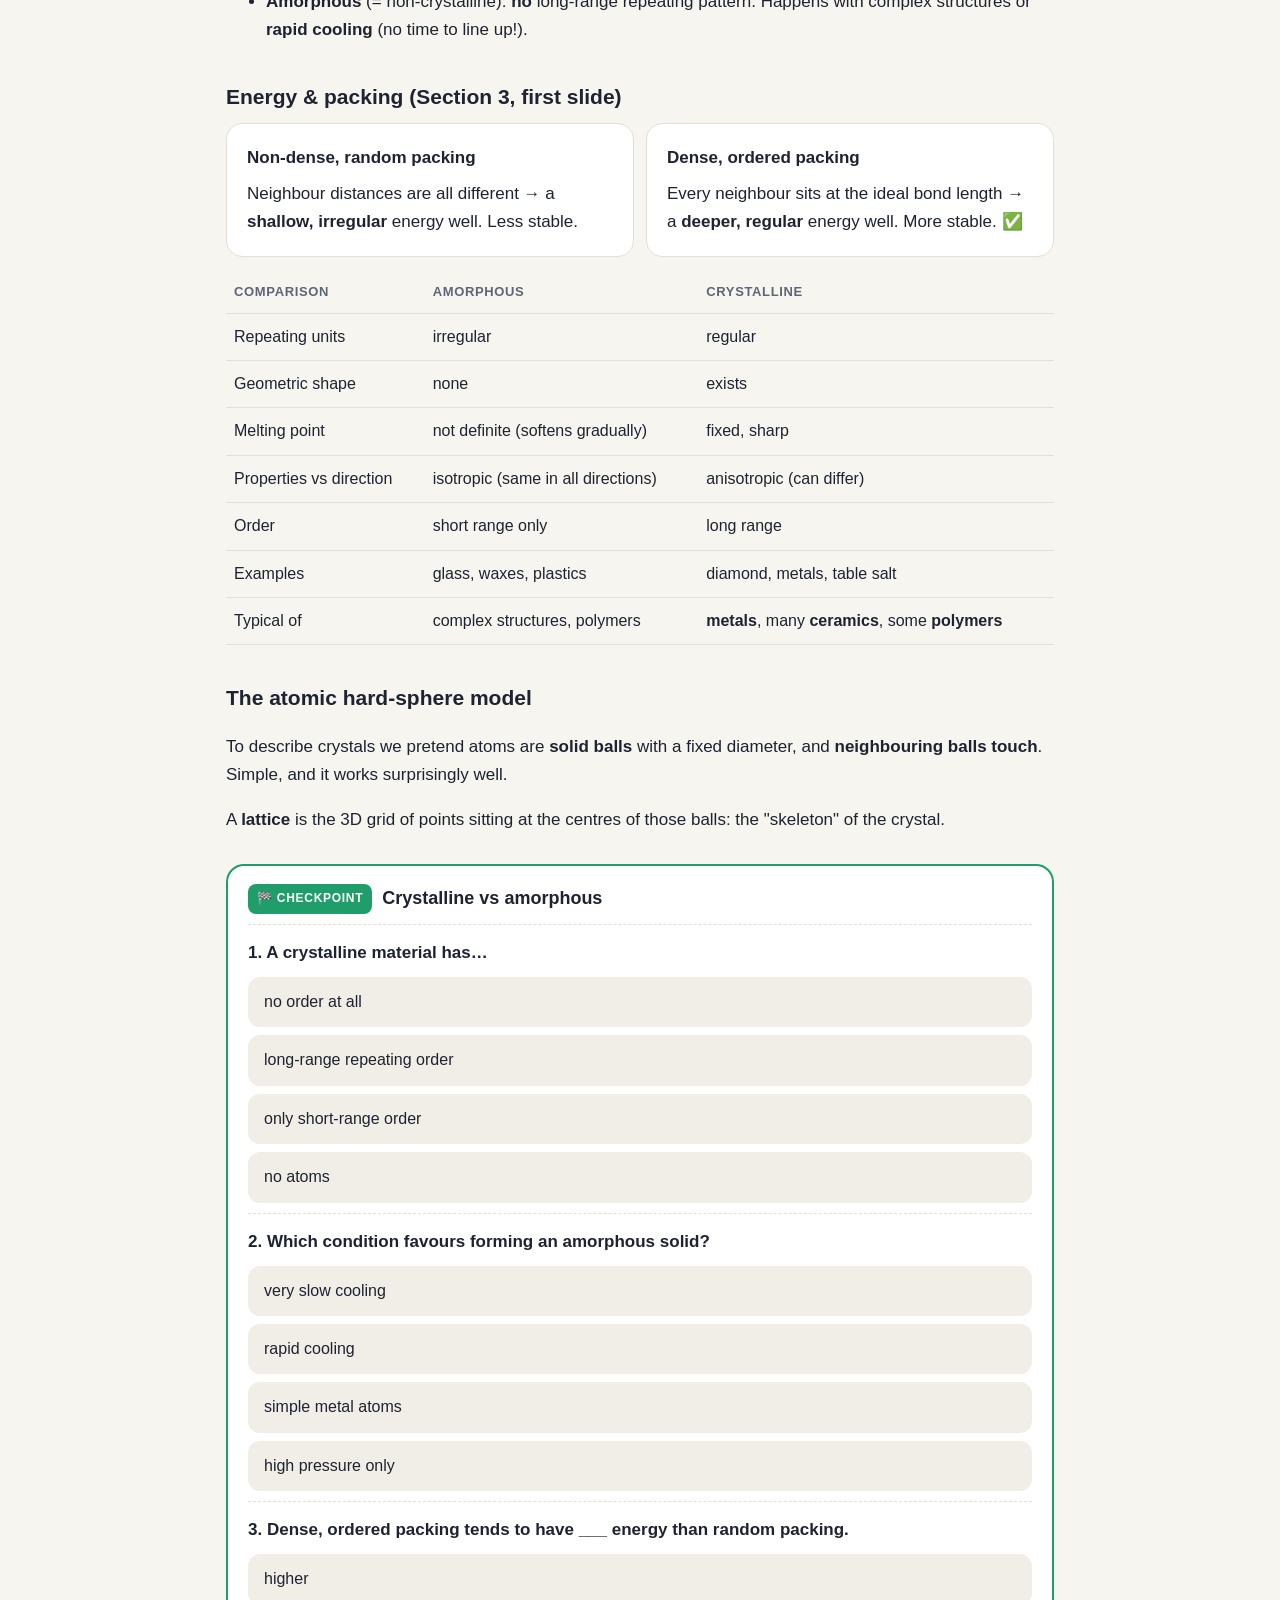
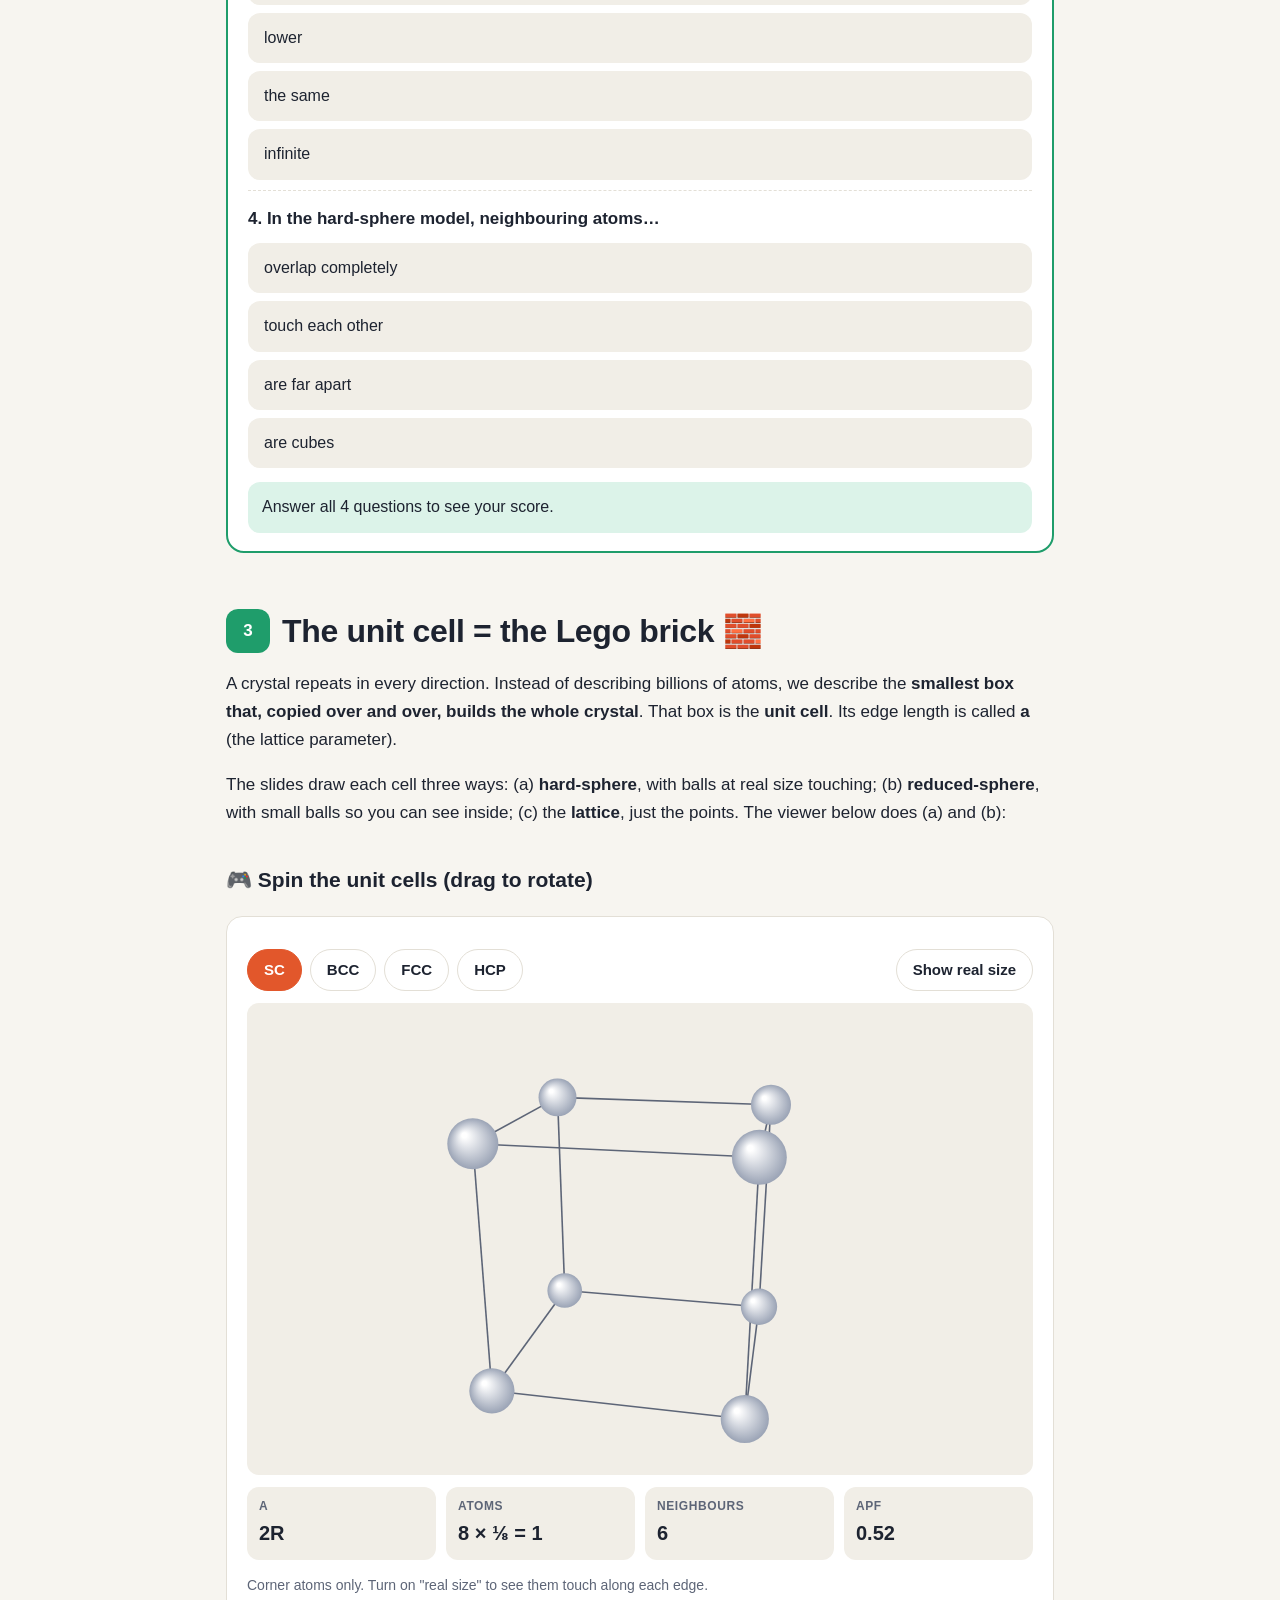
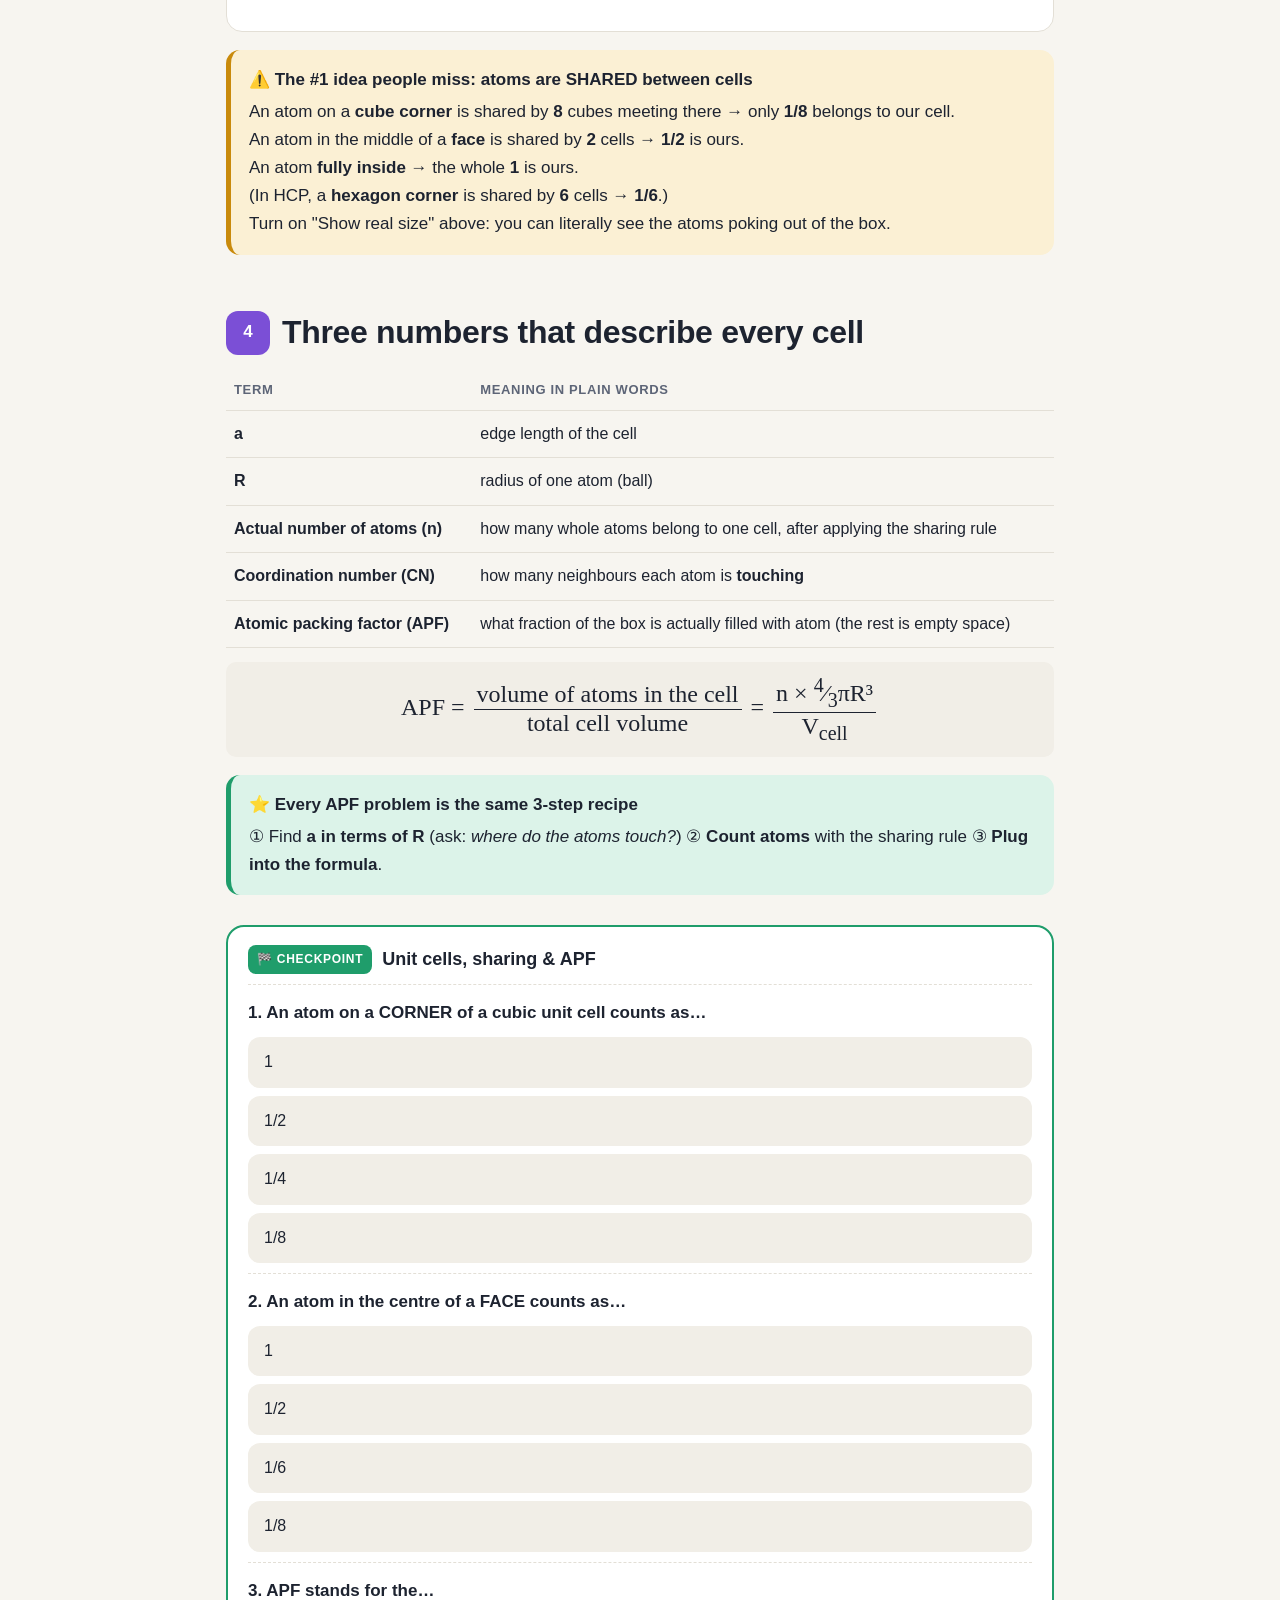
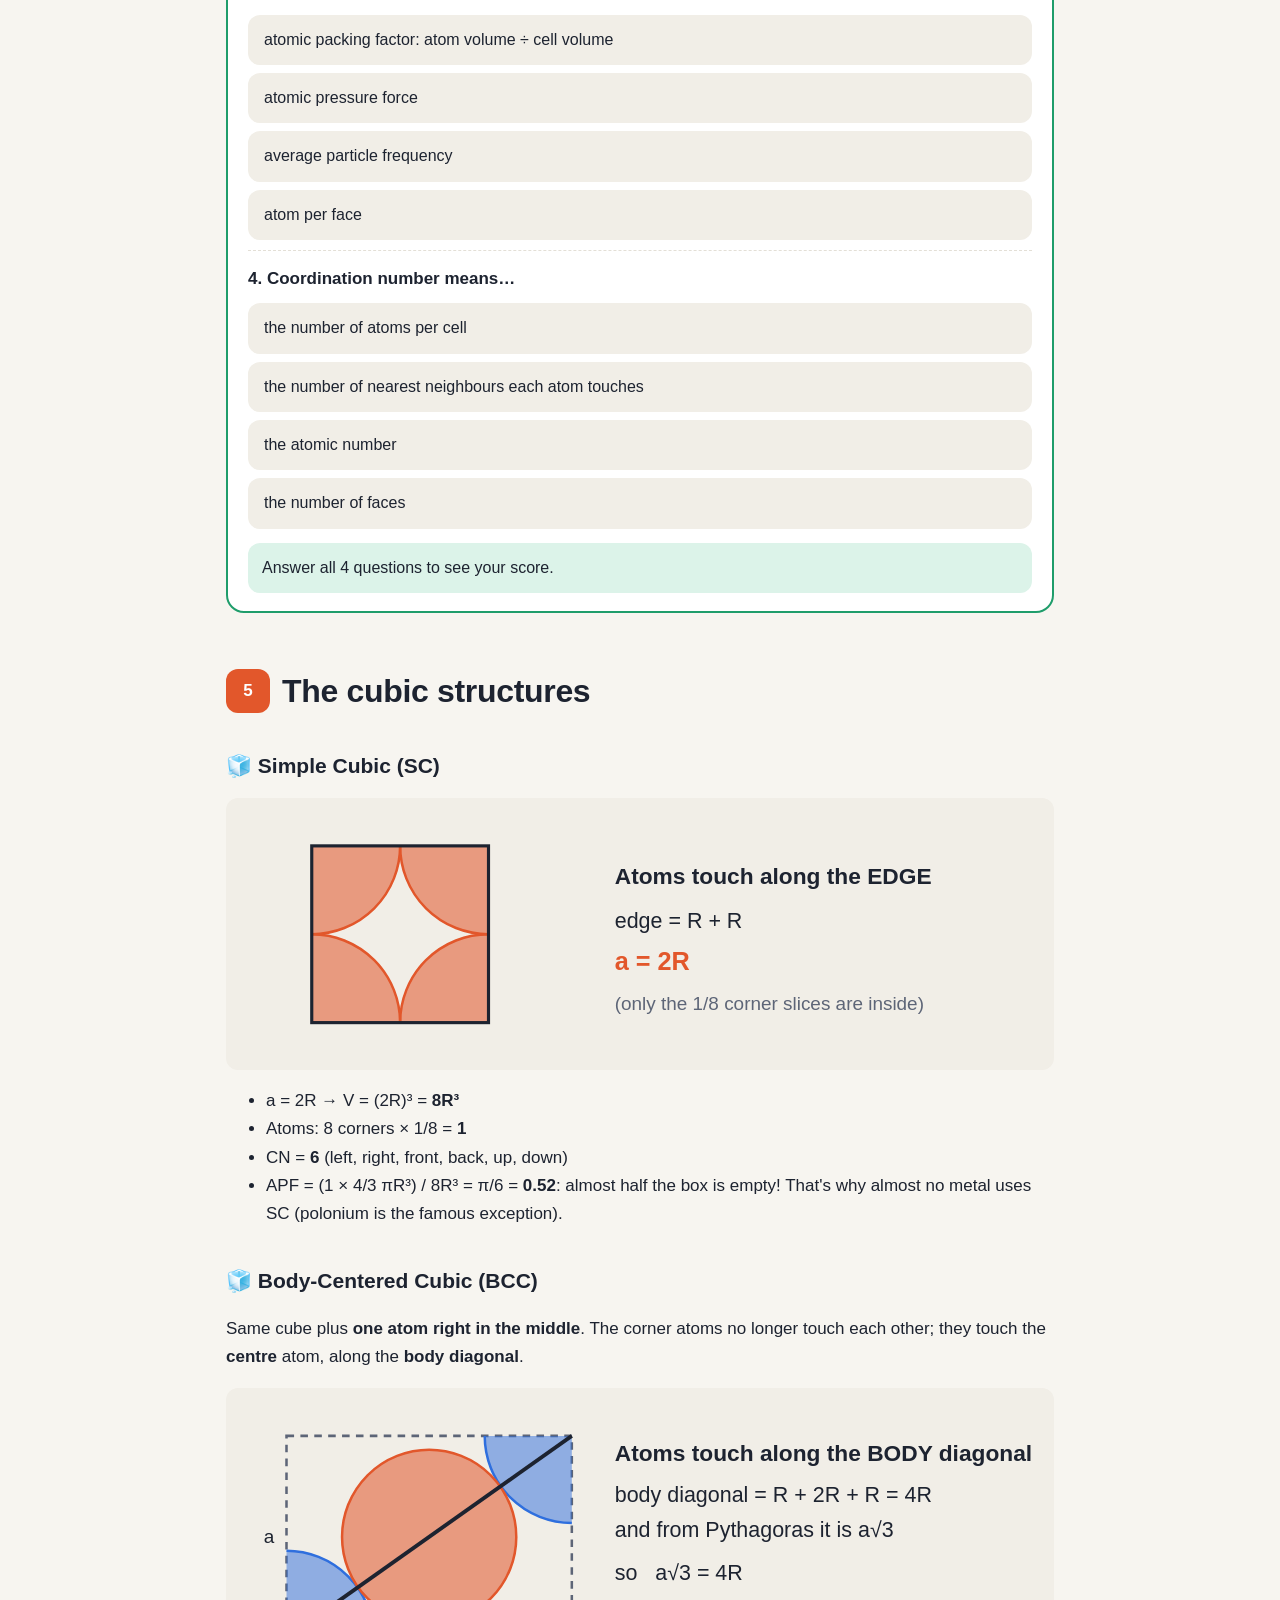
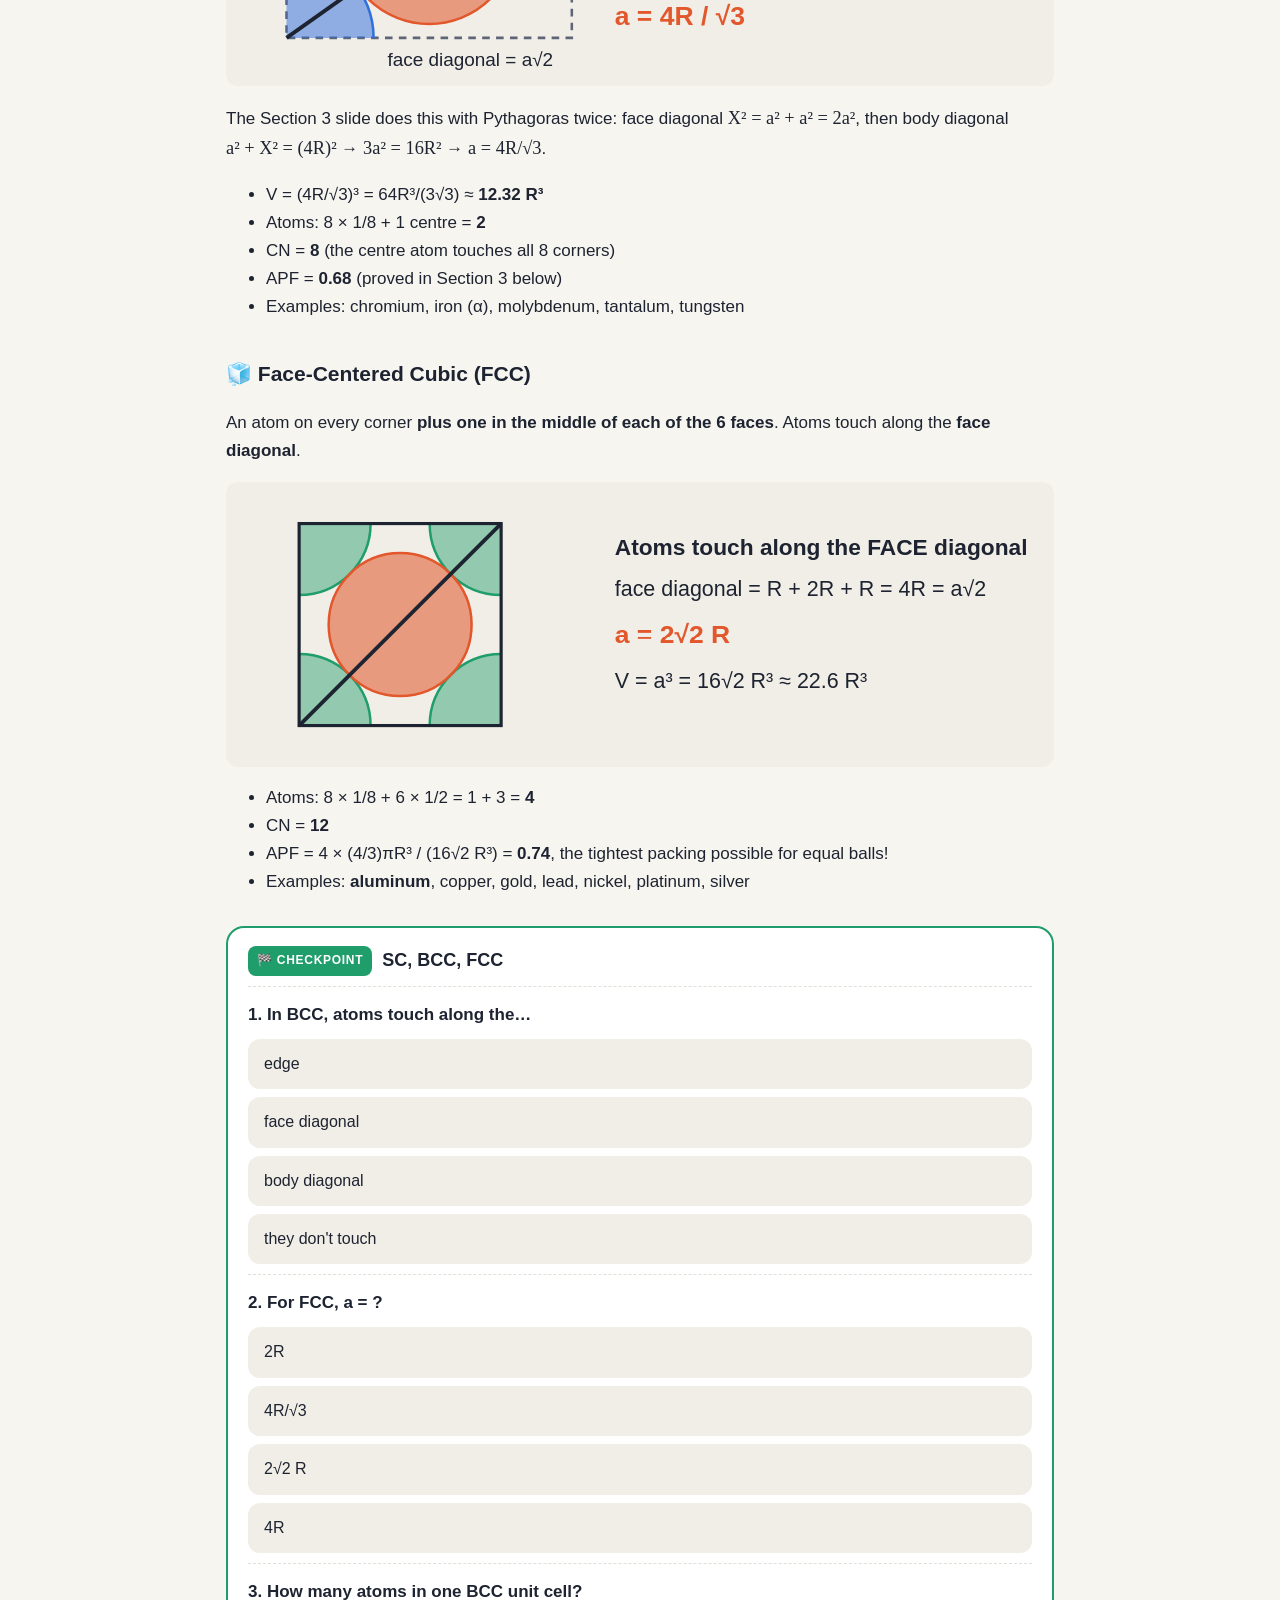
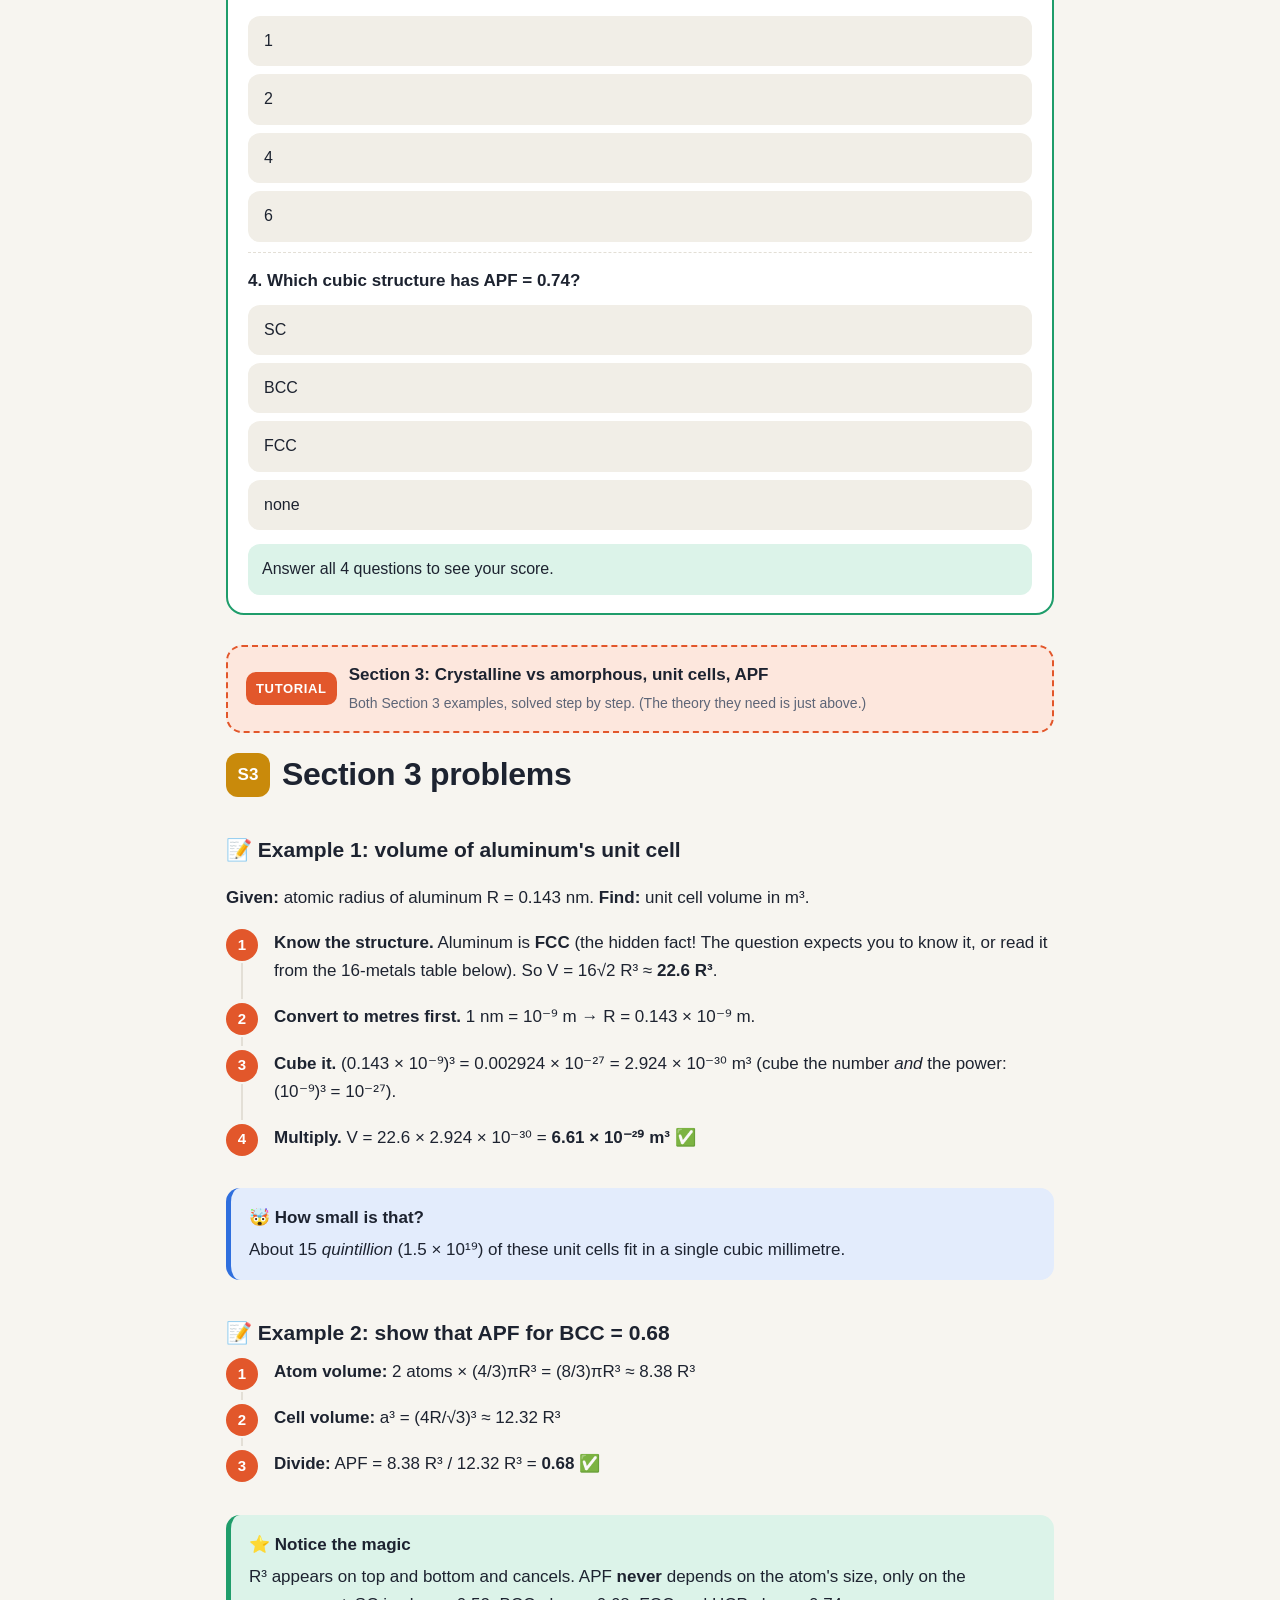
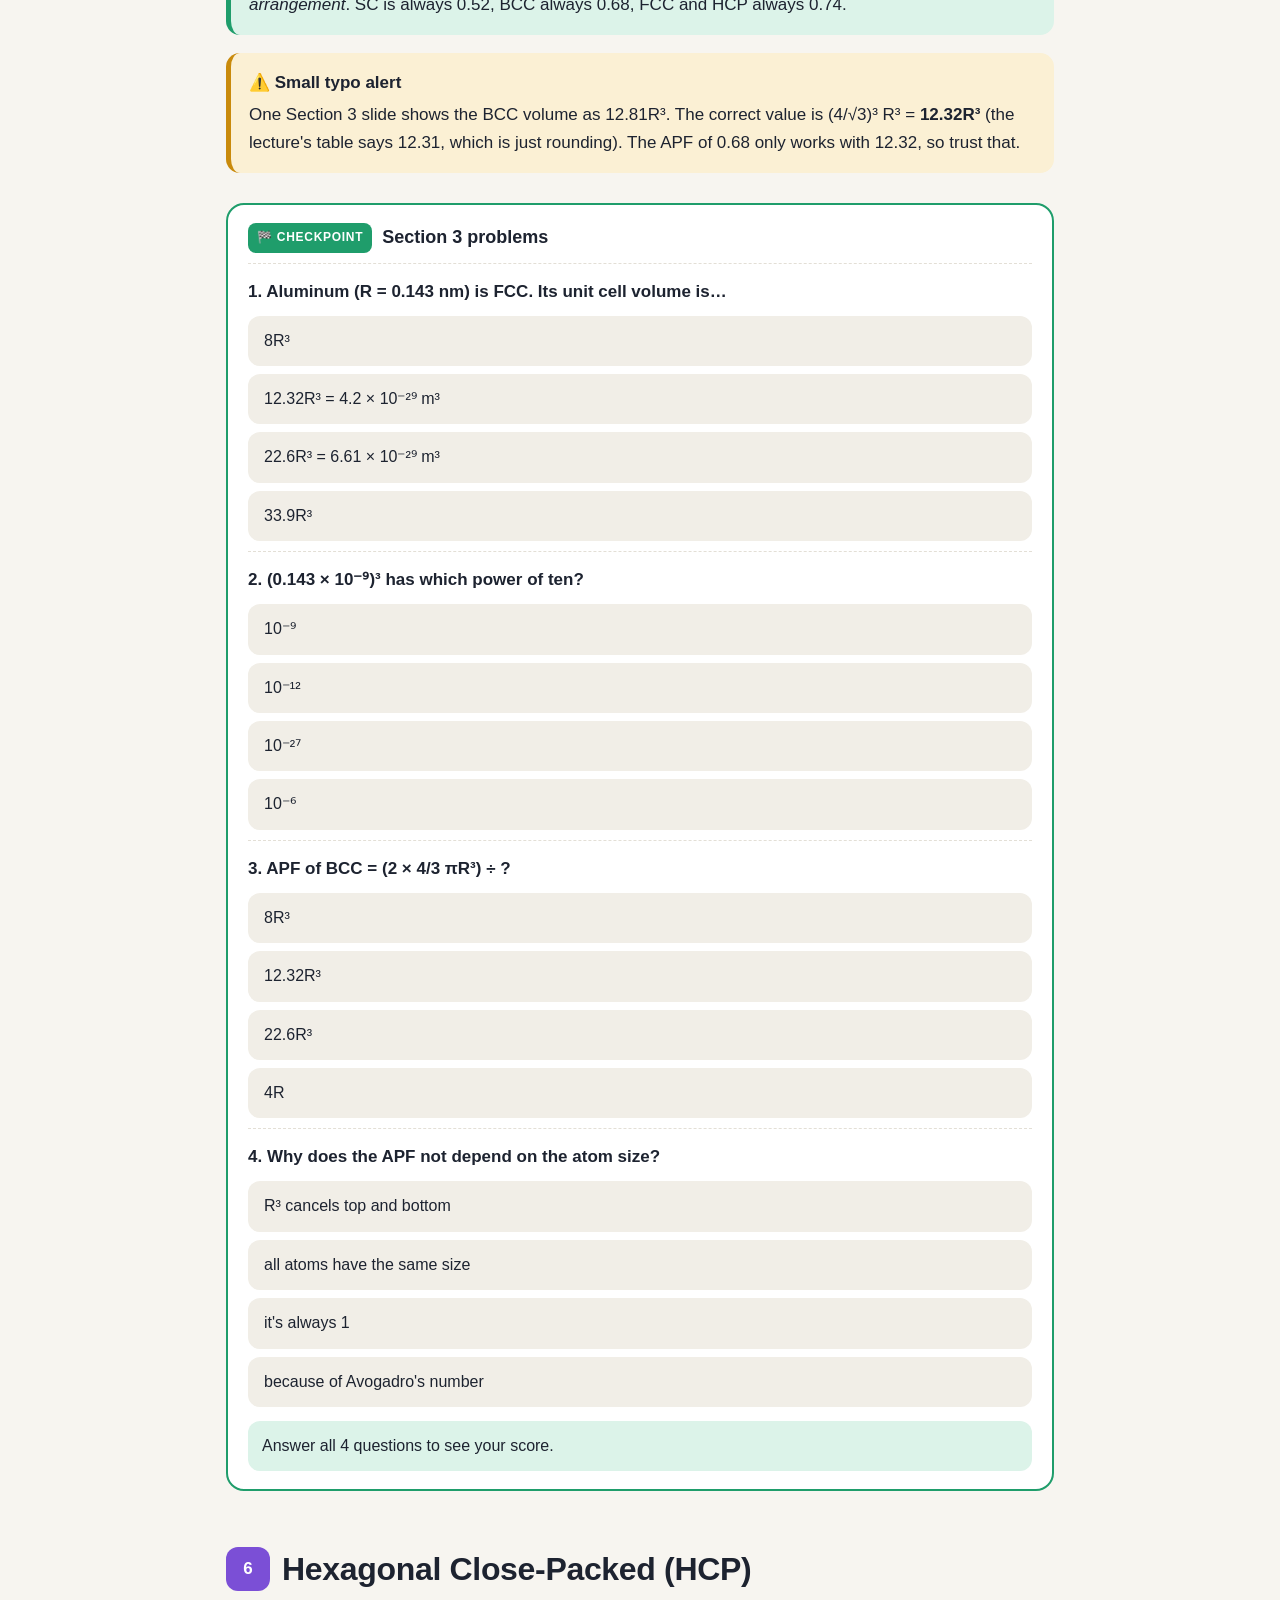
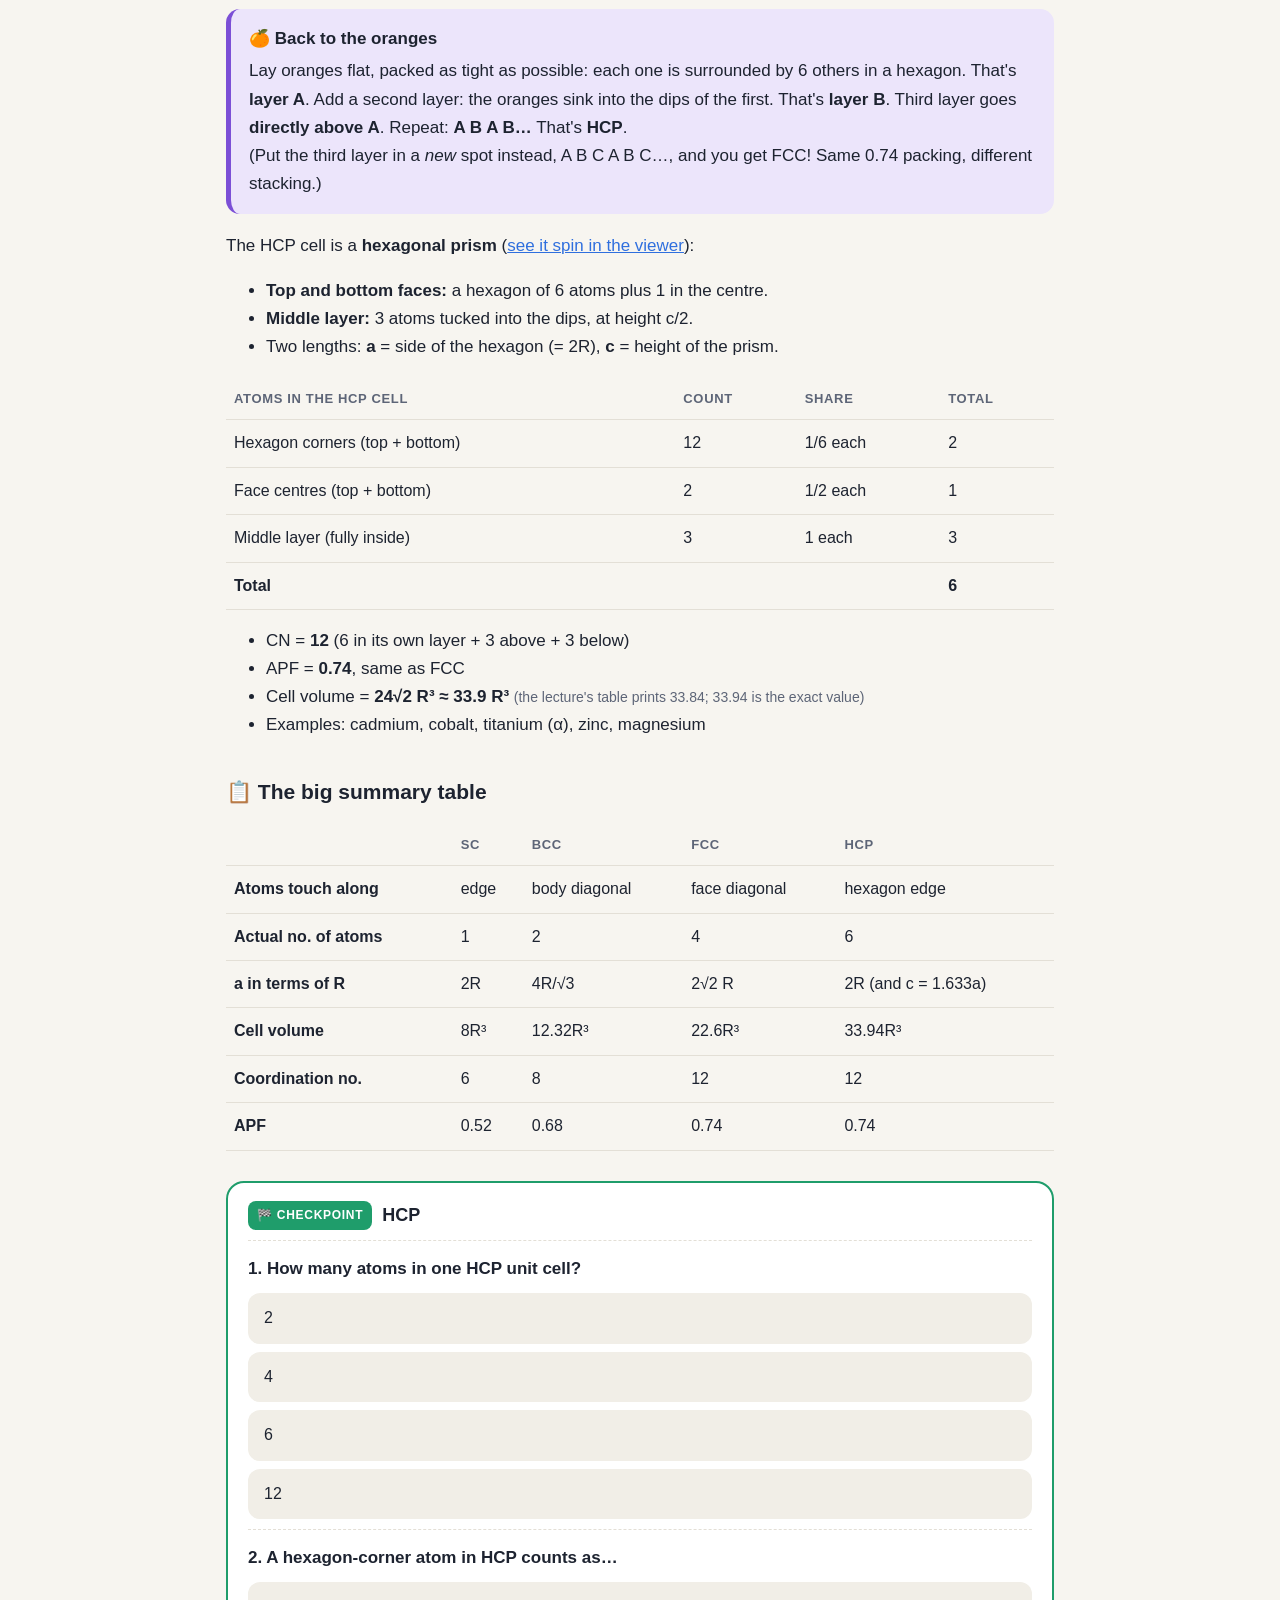
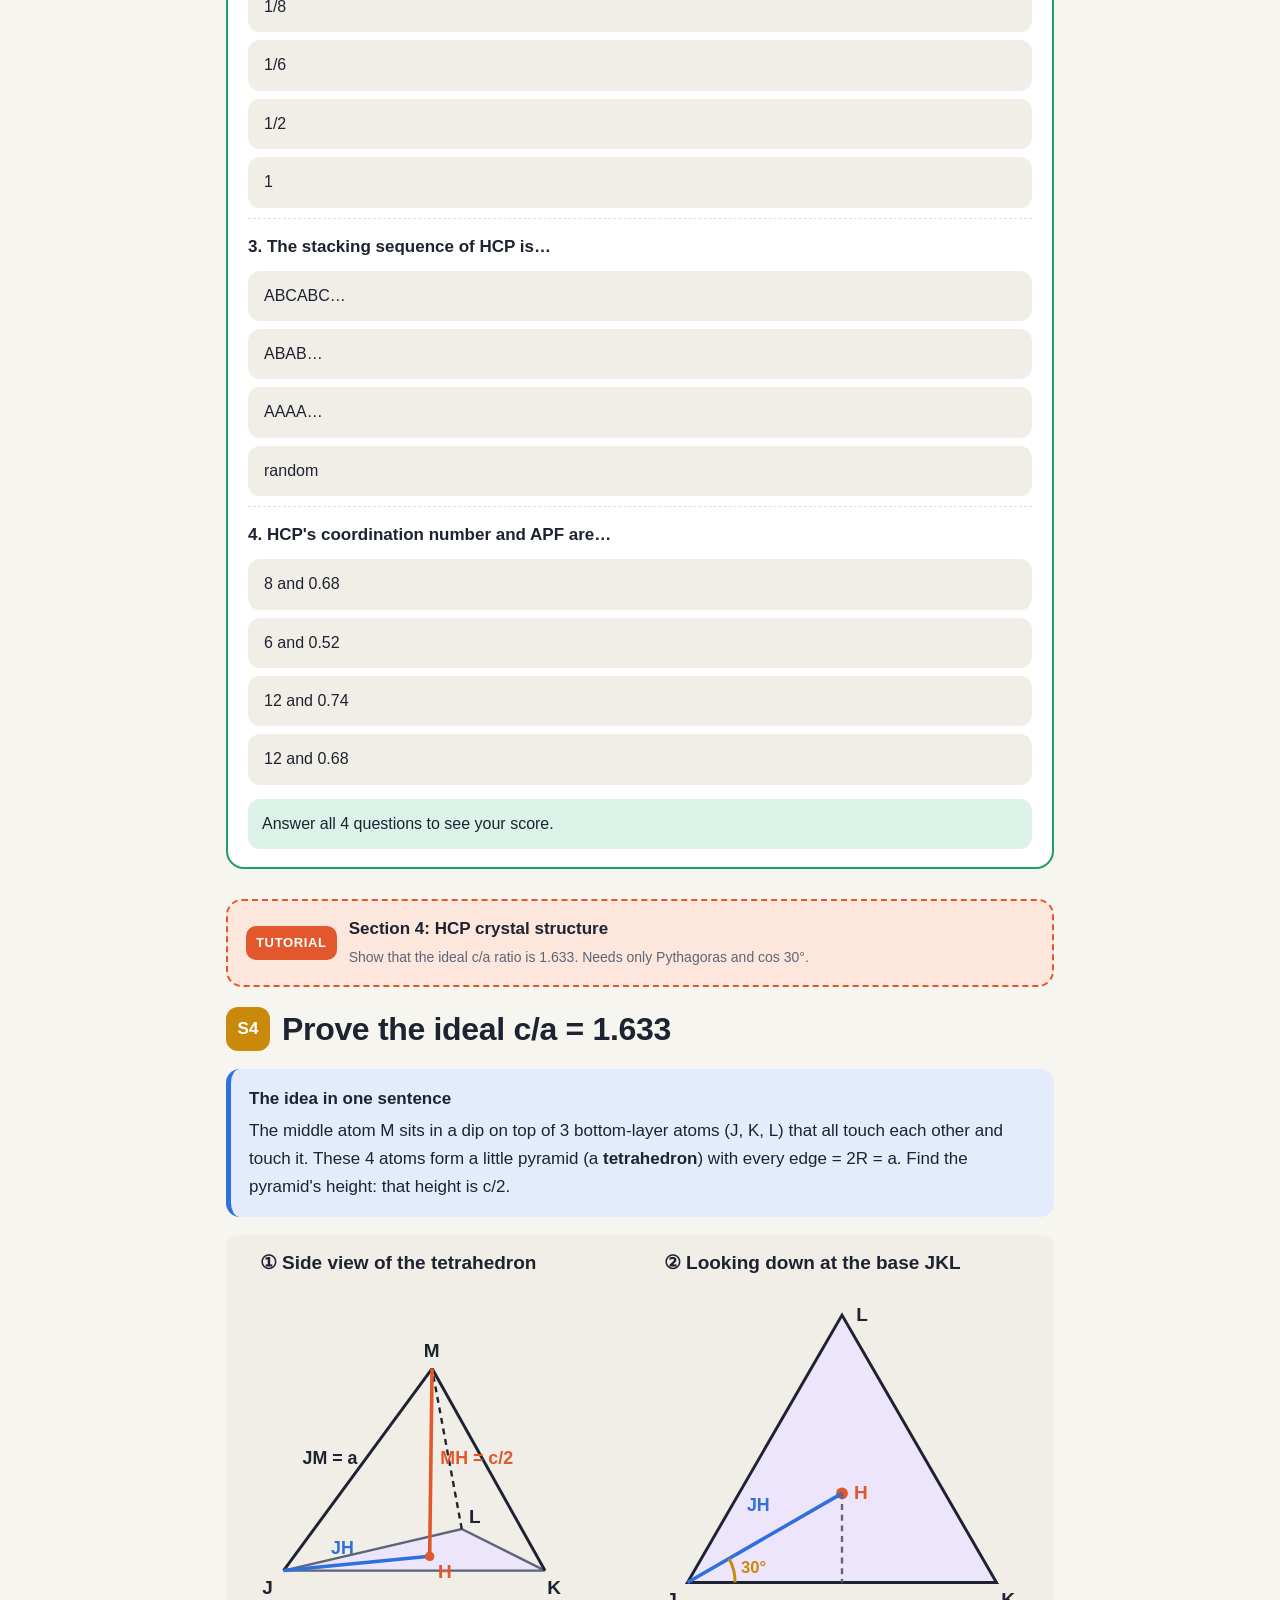
<file: lecture-4.html>
<!doctype html>
<html lang="en">
<head>
<meta charset="utf-8">
<meta name="viewport" content="width=device-width, initial-scale=1">
<title>Lecture 4 · Crystal Structures · ECB2501</title>
<link rel="stylesheet" href="assets/style.css">
<style>
#densityCalc select{font:inherit;font-size:16px;padding:8px 12px;border-radius:10px;border:1px solid var(--line);background:var(--card);color:var(--ink);max-width:100%}
</style>
</head>
<body>
<div class="wrap">
<header class="hero">
  <div class="kicker">Lecture 4 + Tutorial Sections 3 &amp; 4</div>
  <h1>The structure of crystalline solids 💎</h1>
  <p>How billions of atoms stack into neat patterns, how tightly they pack, how heavy they are, and the HCP proof, all from zero.</p>
</header>

<div class="toc"><b>On this page</b><ol>
  <li><a href="#why">Why study crystal structures?</a></li>
  <li><a href="#basics">Crystalline vs amorphous, the hard-sphere model</a></li>
  <li><a href="#unitcell">The unit cell &amp; the sharing rule 🎮</a></li>
  <li><a href="#words">Number of atoms, coordination number, APF</a></li>
  <li><a href="#sc">SC, BCC, FCC</a></li>
  <li><a href="#sec3">⭐ TUTORIAL Section 3: unit cell problems</a></li>
  <li><a href="#hcp">HCP</a></li>
  <li><a href="#sec4">⭐ TUTORIAL Section 4: prove c/a = 1.633</a></li>
  <li><a href="#density">Density computations 🎮</a></li>
  <li><a href="#poly">Single crystals, polycrystals, isotropy</a></li>
  <li><a href="#xray">X-ray diffraction</a></li>
  <li><a href="#check">Check yourself</a></li>
</ol></div>

<section class="level" id="why">
  <div class="lvl"><div class="badge">1</div><h2>Why study crystal structures?</h2></div>
  <p>Last lecture: <b>how</b> atoms bond. This lecture: <b>how they arrange themselves</b> in a solid. That arrangement explains real properties:</p>
  <ul>
    <li>👓 The same material can be <b>transparent</b> when non-crystalline but <b>opaque or translucent</b> when crystalline (remember the aluminum-oxide disks in <a href="lecture-1.html#why">Lecture 1</a>).</li>
    <li>🔩 Knowing iron's crystal structure explains what happens when <b>steel is heat-treated</b> to make it stronger.</li>
  </ul>
  <div class="tip"><b>🎯 What you should be able to do after this page</b> (the lecture's learning objectives)
  <br>① Tell crystalline from non-crystalline ② Draw FCC, BCC and HCP unit cells ③ Derive a vs R for FCC and BCC ④ Compute the density of FCC and BCC metals ⑤ Tell single crystals from polycrystals ⑥ Define isotropy and anisotropy</div>
</section>

<section class="level" id="basics">
  <div class="lvl"><div class="badge b">2</div><h2>Crystalline vs amorphous</h2></div>
  <div class="story"><b>🍊 The orange stall</b>
  Throw oranges into a box and they land in a random jumble: that's <b>amorphous</b> (like glass). Stack them carefully at a fruit stall in a neat repeating pyramid: that's <b>crystalline</b> (like metals).
  <br>The neat stack fits <b>more oranges</b> in the same space (<b>denser</b>), and each orange is snug against its neighbours. For atoms, snug and orderly means <b>lower energy</b>, so metals naturally prefer to crystallize.</div>
  <ul>
    <li><b>Crystalline:</b> atoms sit in a <b>repeating 3D pattern</b> with <b>long-range order</b>. When a metal solidifies, its atoms line up in this pattern by themselves.</li>
    <li><b>Amorphous</b> (= non-crystalline): <b>no</b> long-range repeating pattern. Happens with complex structures or <b>rapid cooling</b> (no time to line up!).</li>
  </ul>
  <h3>Energy &amp; packing (Section 3, first slide)</h3>
  <div class="grid2">
    <div class="card"><h4>Non-dense, random packing</h4>Neighbour distances are all different → a <b>shallow, irregular</b> energy well. Less stable.</div>
    <div class="card"><h4>Dense, ordered packing</h4>Every neighbour sits at the ideal bond length → a <b>deeper, regular</b> energy well. More stable. ✅</div>
  </div>
  <div class="tablewrap"><table>
    <tr><th>Comparison</th><th>Amorphous</th><th>Crystalline</th></tr>
    <tr><td>Repeating units</td><td>irregular</td><td>regular</td></tr>
    <tr><td>Geometric shape</td><td>none</td><td>exists</td></tr>
    <tr><td>Melting point</td><td>not definite (softens gradually)</td><td>fixed, sharp</td></tr>
    <tr><td>Properties vs direction</td><td>isotropic (same in all directions)</td><td>anisotropic (can differ)</td></tr>
    <tr><td>Order</td><td>short range only</td><td>long range</td></tr>
    <tr><td>Examples</td><td>glass, waxes, plastics</td><td>diamond, metals, table salt</td></tr>
    <tr><td>Typical of</td><td>complex structures, polymers</td><td><b>metals</b>, many <b>ceramics</b>, some <b>polymers</b></td></tr>
  </table></div>

  <h3>The atomic hard-sphere model</h3>
  <p>To describe crystals we pretend atoms are <b>solid balls</b> with a fixed diameter, and <b>neighbouring balls touch</b>. Simple, and it works surprisingly well.</p>
  <p>A <b>lattice</b> is the 3D grid of points sitting at the centres of those balls: the "skeleton" of the crystal.</p>

  <div class="checkpoint" data-title="Crystalline vs amorphous"><script type="application/json">[{"q": "A crystalline material has…", "o": ["no order at all", "long-range repeating order", "only short-range order", "no atoms"], "a": 1, "why": "Crystals repeat the same 3D pattern over long distances."}, {"q": "Which condition favours forming an amorphous solid?", "o": ["very slow cooling", "rapid cooling", "simple metal atoms", "high pressure only"], "a": 1, "why": "With rapid cooling the atoms have no time to line up."}, {"q": "Dense, ordered packing tends to have ___ energy than random packing.", "o": ["higher", "lower", "the same", "infinite"], "a": 1, "why": "Ordered packing puts every neighbour at the ideal bond length → lower, more stable energy."}, {"q": "In the hard-sphere model, neighbouring atoms…", "o": ["overlap completely", "touch each other", "are far apart", "are cubes"], "a": 1, "why": "Atoms are solid balls, and nearest neighbours touch."}]</script><noscript>Turn on JavaScript to take this quiz.</noscript></div>
</section>

<section class="level" id="unitcell">
  <div class="lvl"><div class="badge g">3</div><h2>The unit cell = the Lego brick 🧱</h2></div>
  <p>A crystal repeats in every direction. Instead of describing billions of atoms, we describe the <b>smallest box that, copied over and over, builds the whole crystal</b>. That box is the <b>unit cell</b>. Its edge length is called <b>a</b> (the lattice parameter).</p>
  <p>The slides draw each cell three ways: (a) <b>hard-sphere</b>, with balls at real size touching; (b) <b>reduced-sphere</b>, with small balls so you can see inside; (c) the <b>lattice</b>, just the points. The viewer below does (a) and (b):</p>

  <h3>🎮 Spin the unit cells (drag to rotate)</h3>
  <div class="card">
    <div class="controls" id="cellBtns">
      <button class="chip on" data-cell="SC">SC</button>
      <button class="chip" data-cell="BCC">BCC</button>
      <button class="chip" data-cell="FCC">FCC</button>
      <button class="chip" data-cell="HCP">HCP</button>
      <span style="flex:1"></span>
      <button class="chip" id="sizeBtn">Show real size</button>
    </div>
    <canvas id="cellCanvas" width="800" height="480" data-mobile-ar="1" aria-label="3D unit cell viewer"></canvas>
    <div class="facts" id="cellFacts"></div>
    <p class="small" id="cellNote"></p>
  </div>

  <div class="warn"><b>⚠️ The #1 idea people miss: atoms are SHARED between cells</b>
  An atom on a <b>cube corner</b> is shared by <b>8</b> cubes meeting there → only <b>1/8</b> belongs to our cell.
  <br>An atom in the middle of a <b>face</b> is shared by <b>2</b> cells → <b>1/2</b> is ours.
  <br>An atom <b>fully inside</b> → the whole <b>1</b> is ours.
  <br>(In HCP, a <b>hexagon corner</b> is shared by <b>6</b> cells → <b>1/6</b>.)
  <br>Turn on "Show real size" above: you can literally see the atoms poking out of the box.</div>
</section>

<section class="level" id="words">
  <div class="lvl"><div class="badge p">4</div><h2>Three numbers that describe every cell</h2></div>
  <div class="tablewrap"><table>
    <tr><th>Term</th><th>Meaning in plain words</th></tr>
    <tr><td><b>a</b></td><td>edge length of the cell</td></tr>
    <tr><td><b>R</b></td><td>radius of one atom (ball)</td></tr>
    <tr><td><b>Actual number of atoms (n)</b></td><td>how many whole atoms belong to one cell, after applying the sharing rule</td></tr>
    <tr><td><b>Coordination number (CN)</b></td><td>how many neighbours each atom is <b>touching</b></td></tr>
    <tr><td><b>Atomic packing factor (APF)</b></td><td>what fraction of the box is actually filled with atom (the rest is empty space)</td></tr>
  </table></div>
  <div class="math big">APF = <span class="frac"><span>volume of atoms in the cell</span><span>total cell volume</span></span> = <span class="frac"><span>n × <sup>4</sup>⁄<sub>3</sub>πR³</span><span>V<sub>cell</sub></span></span></div>
  <div class="key"><b>⭐ Every APF problem is the same 3-step recipe</b>
  ① Find <b>a in terms of R</b> (ask: <i>where do the atoms touch?</i>) ② <b>Count atoms</b> with the sharing rule ③ <b>Plug into the formula</b>.</div>

  <div class="checkpoint" data-title="Unit cells, sharing &amp; APF"><script type="application/json">[{"q": "An atom on a CORNER of a cubic unit cell counts as…", "o": ["1", "1/2", "1/4", "1/8"], "a": 3, "why": "8 cells share each corner, so each gets 1/8."}, {"q": "An atom in the centre of a FACE counts as…", "o": ["1", "1/2", "1/6", "1/8"], "a": 1, "why": "2 cells share a face."}, {"q": "APF stands for the…", "o": ["atomic packing factor: atom volume ÷ cell volume", "atomic pressure force", "average particle frequency", "atom per face"], "a": 0, "why": "APF = volume of atoms in the cell ÷ total cell volume."}, {"q": "Coordination number means…", "o": ["the number of atoms per cell", "the number of nearest neighbours each atom touches", "the atomic number", "the number of faces"], "a": 1, "why": "It counts the touching neighbours."}]</script><noscript>Turn on JavaScript to take this quiz.</noscript></div>
</section>

<section class="level" id="sc">
  <div class="lvl"><div class="badge">5</div><h2>The cubic structures</h2></div>

  <h3>🧊 Simple Cubic (SC)</h3>
  <div class="svgbox">
    <svg viewBox="0 0 640 200" role="img" aria-label="SC face: atoms touch along the edge">
      <clipPath id="cSC"><rect x="60" y="30" width="140" height="140"/></clipPath>
      <g clip-path="url(#cSC)" fill="var(--accent)" fill-opacity=".55" stroke="var(--accent)" stroke-width="2">
        <circle cx="60" cy="30" r="70"/><circle cx="200" cy="30" r="70"/><circle cx="60" cy="170" r="70"/><circle cx="200" cy="170" r="70"/>
      </g>
      <rect x="60" y="30" width="140" height="140" fill="none" stroke="var(--ink)" stroke-width="2.5"/>
      <text x="300" y="60" font-size="18" font-weight="700">Atoms touch along the EDGE</text>
      <text x="300" y="95" font-size="17">edge = R + R</text>
      <text x="300" y="128" font-size="20" font-weight="700" style="fill:var(--accent)">a = 2R</text>
      <text x="300" y="160" font-size="15" style="fill:var(--muted)">(only the 1/8 corner slices are inside)</text>
    </svg>
  </div>
  <ul>
    <li>a = 2R → V = (2R)³ = <b>8R³</b></li>
    <li>Atoms: 8 corners × 1/8 = <b>1</b></li>
    <li>CN = <b>6</b> (left, right, front, back, up, down)</li>
    <li>APF = (1 × 4/3 πR³) / 8R³ = π/6 = <b>0.52</b>: almost half the box is empty! That's why almost no metal uses SC (polonium is the famous exception).</li>
  </ul>

  <h3>🧊 Body-Centered Cubic (BCC)</h3>
  <p>Same cube plus <b>one atom right in the middle</b>. The corner atoms no longer touch each other; they touch the <b>centre</b> atom, along the <b>body diagonal</b>.</p>
  <div class="svgbox">
    <svg viewBox="0 0 640 220" role="img" aria-label="BCC body diagonal cut showing 4R">
      <clipPath id="cBCC"><rect x="40" y="30" width="226" height="160"/></clipPath>
      <rect x="40" y="30" width="226" height="160" fill="none" stroke="var(--muted)" stroke-width="2" stroke-dasharray="6 5"/>
      <g clip-path="url(#cBCC)">
        <g fill="var(--blue)" fill-opacity=".5" stroke="var(--blue)" stroke-width="2"><circle cx="40" cy="190" r="69"/><circle cx="266" cy="30" r="69"/></g>
        <circle cx="153" cy="110" r="69" fill="var(--accent)" fill-opacity=".55" stroke="var(--accent)" stroke-width="2"/>
      </g>
      <line x1="40" y1="190" x2="266" y2="30" stroke="var(--ink)" stroke-width="3"/>
      <text x="120" y="212" font-size="15">face diagonal = a√2</text>
      <text x="22" y="115" font-size="15">a</text>
      <text x="300" y="50" font-size="18" font-weight="700">Atoms touch along the BODY diagonal</text>
      <text x="300" y="82" font-size="17">body diagonal = R + 2R + R = 4R</text>
      <text x="300" y="110" font-size="17">and from Pythagoras it is a√3</text>
      <text x="300" y="144" font-size="17">so &nbsp; a√3 = 4R</text>
      <text x="300" y="180" font-size="21" font-weight="700" style="fill:var(--accent)">a = 4R / √3</text>
    </svg>
  </div>
  <p>The Section 3 slide does this with Pythagoras twice: face diagonal <span class="m">X² = a² + a² = 2a²</span>, then body diagonal <span class="m">a² + X² = (4R)²</span> → <span class="m">3a² = 16R²</span> → <span class="m">a = 4R/√3</span>.</p>
  <ul>
    <li>V = (4R/√3)³ = 64R³/(3√3) ≈ <b>12.32 R³</b></li>
    <li>Atoms: 8 × 1/8 + 1 centre = <b>2</b></li>
    <li>CN = <b>8</b> (the centre atom touches all 8 corners)</li>
    <li>APF = <b>0.68</b> (proved in Section 3 below)</li>
    <li>Examples: chromium, iron (α), molybdenum, tantalum, tungsten</li>
  </ul>

  <h3>🧊 Face-Centered Cubic (FCC)</h3>
  <p>An atom on every corner <b>plus one in the middle of each of the 6 faces</b>. Atoms touch along the <b>face diagonal</b>.</p>
  <div class="svgbox">
    <svg viewBox="0 0 640 210" role="img" aria-label="FCC face showing face diagonal 4R">
      <clipPath id="cFCC"><rect x="50" y="25" width="160" height="160"/></clipPath>
      <g clip-path="url(#cFCC)">
        <g fill="var(--green)" fill-opacity=".45" stroke="var(--green)" stroke-width="2"><circle cx="50" cy="185" r="56.6"/><circle cx="210" cy="25" r="56.6"/><circle cx="50" cy="25" r="56.6"/><circle cx="210" cy="185" r="56.6"/></g>
        <circle cx="130" cy="105" r="56.6" fill="var(--accent)" fill-opacity=".55" stroke="var(--accent)" stroke-width="2"/>
      </g>
      <rect x="50" y="25" width="160" height="160" fill="none" stroke="var(--ink)" stroke-width="2.5"/>
      <line x1="50" y1="185" x2="210" y2="25" stroke="var(--ink)" stroke-width="3"/>
      <text x="300" y="50" font-size="18" font-weight="700">Atoms touch along the FACE diagonal</text>
      <text x="300" y="82" font-size="17">face diagonal = R + 2R + R = 4R = a√2</text>
      <text x="300" y="120" font-size="21" font-weight="700" style="fill:var(--accent)">a = 2√2 R</text>
      <text x="300" y="155" font-size="17">V = a³ = 16√2 R³ ≈ 22.6 R³</text>
    </svg>
  </div>
  <ul>
    <li>Atoms: 8 × 1/8 + 6 × 1/2 = 1 + 3 = <b>4</b></li>
    <li>CN = <b>12</b></li>
    <li>APF = 4 × (4/3)πR³ / (16√2 R³) = <b>0.74</b>, the tightest packing possible for equal balls!</li>
    <li>Examples: <b>aluminum</b>, copper, gold, lead, nickel, platinum, silver</li>
  </ul>

  <div class="checkpoint" data-title="SC, BCC, FCC"><script type="application/json">[{"q": "In BCC, atoms touch along the…", "o": ["edge", "face diagonal", "body diagonal", "they don't touch"], "a": 2, "why": "The corner atoms touch the centre atom along the body diagonal: a√3 = 4R."}, {"q": "For FCC, a = ?", "o": ["2R", "4R/√3", "2√2 R", "4R"], "a": 2, "why": "Face diagonal a√2 = 4R → a = 2√2 R."}, {"q": "How many atoms in one BCC unit cell?", "o": ["1", "2", "4", "6"], "a": 1, "why": "8 × 1/8 + 1 centre = 2."}, {"q": "Which cubic structure has APF = 0.74?", "o": ["SC", "BCC", "FCC", "none"], "a": 2, "why": "FCC is the closest packing of equal spheres (0.74)."}]</script><noscript>Turn on JavaScript to take this quiz.</noscript></div>
</section>

<!-- ============ SECTION 3 ============ -->
<div class="tutbanner" id="sec3"><span class="tag">TUTORIAL</span><div><b>Section 3: Crystalline vs amorphous, unit cells, APF</b><br><span class="small">Both Section 3 examples, solved step by step. (The theory they need is just above.)</span></div></div>

<section class="level" style="margin-top:20px">
  <div class="lvl"><div class="badge y">S3</div><h2>Section 3 problems</h2></div>

  <h3>📝 Example 1: volume of aluminum's unit cell</h3>
  <p><b>Given:</b> atomic radius of aluminum R = 0.143 nm. <b>Find:</b> unit cell volume in m³.</p>
  <ol class="steps">
    <li><b>Know the structure.</b> Aluminum is <b>FCC</b> (the hidden fact! The question expects you to know it, or read it from the 16-metals table below). So V = 16√2 R³ ≈ <b>22.6 R³</b>.</li>
    <li><b>Convert to metres first.</b> 1 nm = 10⁻⁹ m → R = 0.143 × 10⁻⁹ m.</li>
    <li><b>Cube it.</b> (0.143 × 10⁻⁹)³ = 0.002924 × 10⁻²⁷ = 2.924 × 10⁻³⁰ m³ (cube the number <i>and</i> the power: (10⁻⁹)³ = 10⁻²⁷).</li>
    <li><b>Multiply.</b> V = 22.6 × 2.924 × 10⁻³⁰ = <b>6.61 × 10⁻²⁹ m³</b> ✅</li>
  </ol>
  <div class="tip"><b>🤯 How small is that?</b> About 15 <i>quintillion</i> (1.5 × 10¹⁹) of these unit cells fit in a single cubic millimetre.</div>

  <h3>📝 Example 2: show that APF for BCC = 0.68</h3>
  <ol class="steps">
    <li><b>Atom volume:</b> 2 atoms × (4/3)πR³ = (8/3)πR³ ≈ 8.38 R³</li>
    <li><b>Cell volume:</b> a³ = (4R/√3)³ ≈ 12.32 R³</li>
    <li><b>Divide:</b> APF = 8.38 R³ / 12.32 R³ = <b>0.68</b> ✅</li>
  </ol>
  <div class="key"><b>⭐ Notice the magic</b> R³ appears on top and bottom and cancels. APF <b>never</b> depends on the atom's size, only on the <i>arrangement</i>. SC is always 0.52, BCC always 0.68, FCC and HCP always 0.74.</div>
  <div class="warn"><b>⚠️ Small typo alert</b> One Section 3 slide shows the BCC volume as 12.81R³. The correct value is (4/√3)³ R³ = <b>12.32R³</b> (the lecture's table says 12.31, which is just rounding). The APF of 0.68 only works with 12.32, so trust that.</div>

  <div class="checkpoint" data-title="Section 3 problems"><script type="application/json">[{"q": "Aluminum (R = 0.143 nm) is FCC. Its unit cell volume is…", "o": ["8R³", "12.32R³ = 4.2 × 10⁻²⁹ m³", "22.6R³ = 6.61 × 10⁻²⁹ m³", "33.9R³"], "a": 2, "why": "FCC volume is 16√2R³ ≈ 22.6R³; with R = 0.143 × 10⁻⁹ m this gives 6.61 × 10⁻²⁹ m³."}, {"q": "(0.143 × 10⁻⁹)³ has which power of ten?", "o": ["10⁻⁹", "10⁻¹²", "10⁻²⁷", "10⁻⁶"], "a": 2, "why": "Cube the power: −9 × 3 = −27."}, {"q": "APF of BCC = (2 × 4/3 πR³) ÷ ?", "o": ["8R³", "12.32R³", "22.6R³", "4R"], "a": 1, "why": "BCC cell volume is (4R/√3)³ ≈ 12.32R³, giving 8.38/12.32 = 0.68."}, {"q": "Why does the APF not depend on the atom size?", "o": ["R³ cancels top and bottom", "all atoms have the same size", "it's always 1", "because of Avogadro's number"], "a": 0, "why": "Both atom volume and cell volume scale with R³, so R cancels."}]</script><noscript>Turn on JavaScript to take this quiz.</noscript></div>
</section>

<section class="level" id="hcp">
  <div class="lvl"><div class="badge p">6</div><h2>Hexagonal Close-Packed (HCP)</h2></div>
  <div class="story"><b>🍊 Back to the oranges</b>
  Lay oranges flat, packed as tight as possible: each one is surrounded by 6 others in a hexagon. That's <b>layer A</b>. Add a second layer: the oranges sink into the dips of the first. That's <b>layer B</b>. Third layer goes <b>directly above A</b>. Repeat: <b>A B A B…</b> That's <b>HCP</b>.
  <br>(Put the third layer in a <i>new</i> spot instead, A B C A B C…, and you get FCC! Same 0.74 packing, different stacking.)</div>
  <p>The HCP cell is a <b>hexagonal prism</b> (<a href="#cellCanvas" data-show-cell="HCP">see it spin in the viewer</a>):</p>
  <ul>
    <li><b>Top and bottom faces:</b> a hexagon of 6 atoms plus 1 in the centre.</li>
    <li><b>Middle layer:</b> 3 atoms tucked into the dips, at height c/2.</li>
    <li>Two lengths: <b>a</b> = side of the hexagon (= 2R), <b>c</b> = height of the prism.</li>
  </ul>
  <div class="tablewrap"><table>
    <tr><th>Atoms in the HCP cell</th><th>Count</th><th>Share</th><th>Total</th></tr>
    <tr><td>Hexagon corners (top + bottom)</td><td>12</td><td>1/6 each</td><td>2</td></tr>
    <tr><td>Face centres (top + bottom)</td><td>2</td><td>1/2 each</td><td>1</td></tr>
    <tr><td>Middle layer (fully inside)</td><td>3</td><td>1 each</td><td>3</td></tr>
    <tr><td colspan="3"><b>Total</b></td><td><b>6</b></td></tr>
  </table></div>
  <ul>
    <li>CN = <b>12</b> (6 in its own layer + 3 above + 3 below)</li>
    <li>APF = <b>0.74</b>, same as FCC</li>
    <li>Cell volume = <b>24√2 R³ ≈ 33.9 R³</b> <span class="small">(the lecture's table prints 33.84; 33.94 is the exact value)</span></li>
    <li>Examples: cadmium, cobalt, titanium (α), zinc, magnesium</li>
  </ul>

  <h3>📋 The big summary table</h3>
  <div class="tablewrap"><table>
    <tr><th></th><th>SC</th><th>BCC</th><th>FCC</th><th>HCP</th></tr>
    <tr><td><b>Atoms touch along</b></td><td>edge</td><td>body diagonal</td><td>face diagonal</td><td>hexagon edge</td></tr>
    <tr><td><b>Actual no. of atoms</b></td><td>1</td><td>2</td><td>4</td><td>6</td></tr>
    <tr><td><b>a in terms of R</b></td><td>2R</td><td>4R/√3</td><td>2√2 R</td><td>2R (and c = 1.633a)</td></tr>
    <tr><td><b>Cell volume</b></td><td>8R³</td><td>12.32R³</td><td>22.6R³</td><td>33.94R³</td></tr>
    <tr><td><b>Coordination no.</b></td><td>6</td><td>8</td><td>12</td><td>12</td></tr>
    <tr><td><b>APF</b></td><td>0.52</td><td>0.68</td><td>0.74</td><td>0.74</td></tr>
  </table></div>

  <div class="checkpoint" data-title="HCP"><script type="application/json">[{"q": "How many atoms in one HCP unit cell?", "o": ["2", "4", "6", "12"], "a": 2, "why": "12 × 1/6 + 2 × 1/2 + 3 = 2 + 1 + 3 = 6."}, {"q": "A hexagon-corner atom in HCP counts as…", "o": ["1/8", "1/6", "1/2", "1"], "a": 1, "why": "6 cells share each hexagon corner."}, {"q": "The stacking sequence of HCP is…", "o": ["ABCABC…", "ABAB…", "AAAA…", "random"], "a": 1, "why": "HCP stacks ABAB…; FCC stacks ABCABC…."}, {"q": "HCP's coordination number and APF are…", "o": ["8 and 0.68", "6 and 0.52", "12 and 0.74", "12 and 0.68"], "a": 2, "why": "Same as FCC: 12 neighbours, 74% filled."}]</script><noscript>Turn on JavaScript to take this quiz.</noscript></div>
</section>

<!-- ============ SECTION 4 ============ -->
<div class="tutbanner" id="sec4"><span class="tag">TUTORIAL</span><div><b>Section 4: HCP crystal structure</b><br><span class="small">Show that the ideal c/a ratio is 1.633. Needs only Pythagoras and cos 30°.</span></div></div>

<section class="level" style="margin-top:20px">
  <div class="lvl"><div class="badge y">S4</div><h2>Prove the ideal c/a = 1.633</h2></div>
  <div class="tip"><b>The idea in one sentence</b>
  The middle atom M sits in a dip on top of 3 bottom-layer atoms (J, K, L) that all touch each other and touch it. These 4 atoms form a little pyramid (a <b>tetrahedron</b>) with every edge = 2R = a. Find the pyramid's height: that height is c/2.</div>

  <div class="svgbox">
    <svg viewBox="0 -24 680 324" role="img" aria-label="Tetrahedron JKLM and base triangle JKL">
      <text x="20" y="-4" font-size="16" font-weight="700">① Side view of the tetrahedron</text>
      <polygon points="40,250 260,250 190,215" fill="var(--purple-soft)" stroke="var(--muted)" stroke-width="2"/>
      <line x1="40" y1="250" x2="165" y2="80" stroke="var(--ink)" stroke-width="2.5"/>
      <line x1="260" y1="250" x2="165" y2="80" stroke="var(--ink)" stroke-width="2.5"/>
      <line x1="190" y1="215" x2="165" y2="80" stroke="var(--ink)" stroke-width="2" stroke-dasharray="5 4"/>
      <line x1="165" y1="80" x2="163" y2="238" stroke="var(--accent)" stroke-width="3"/>
      <line x1="40" y1="250" x2="163" y2="238" stroke="var(--blue)" stroke-width="3"/>
      <circle cx="163" cy="238" r="4" fill="var(--accent)"/>
      <g font-size="16" font-weight="700"><text x="22" y="270">J</text><text x="262" y="270">K</text><text x="196" y="210">L</text><text x="158" y="70">M</text><text x="170" y="256" style="fill:var(--accent)">H</text></g>
      <text x="172" y="160" font-size="15" style="fill:var(--accent)" font-weight="700">MH = c/2</text>
      <text x="56" y="160" font-size="15" font-weight="700">JM = a</text>
      <text x="80" y="236" font-size="15" style="fill:var(--blue)" font-weight="700">JH</text>
      <text x="360" y="-4" font-size="16" font-weight="700">② Looking down at the base JKL</text>
      <polygon points="380,260 640,260 510,35" fill="var(--purple-soft)" stroke="var(--ink)" stroke-width="2.5"/>
      <circle cx="510" cy="185" r="5" fill="var(--accent)"/>
      <line x1="380" y1="260" x2="510" y2="185" stroke="var(--blue)" stroke-width="3"/>
      <line x1="510" y1="185" x2="510" y2="260" stroke="var(--muted)" stroke-width="2" stroke-dasharray="5 4"/>
      <path d="M 420 260 A 40 40 0 0 0 415 240" fill="none" stroke="var(--gold)" stroke-width="2.5"/>
      <text x="425" y="252" font-size="14" style="fill:var(--gold)" font-weight="700">30°</text>
      <g font-size="16" font-weight="700"><text x="362" y="280">J</text><text x="644" y="280">K</text><text x="522" y="40">L</text><text x="520" y="190" style="fill:var(--accent)">H</text></g>
      <text x="430" y="200" font-size="15" style="fill:var(--blue)" font-weight="700">JH</text>
      <text x="445" y="285" font-size="14">a/2</text><text x="555" y="285" font-size="14">a/2</text>
    </svg>
  </div>

  <ol class="steps">
    <li><b>Spot the touching atoms.</b> J, K, L (bottom layer) and M (middle layer) all touch, so every edge of the pyramid is
      <div class="math">JM = JK = 2R = a</div></li>
    <li><b>Where is M?</b> Exactly halfway up the cell, directly above point H (the centre of triangle JKL):
      <div class="math">MH = c/2</div></li>
    <li><b>Find JH from the base triangle.</b> JKL is equilateral (all angles 60°). The line from J to the centre H cuts J's angle in half → <b>30°</b>. The horizontal part of JH is half of JK, i.e. a/2:
      <div class="math">cos 30° = <span class="frac"><span>a/2</span><span>JH</span></span> &nbsp;→&nbsp; JH = <span class="frac"><span>a/2</span><span>√3/2</span></span> = <span class="frac"><span>a</span><span>√3</span></span></div></li>
    <li><b>Pythagoras in triangle JHM</b> (right angle at H, since M is straight above H):
      <div class="math">JM² = JH² + MH² &nbsp;→&nbsp; a² = <span class="frac"><span>a²</span><span>3</span></span> + <span class="frac"><span>c²</span><span>4</span></span></div></li>
    <li><b>Solve for c².</b> a² − a²/3 = 2a²/3, so
      <div class="math"><span class="frac"><span>c²</span><span>4</span></span> = <span class="frac"><span>2a²</span><span>3</span></span> &nbsp;→&nbsp; c² = <span class="frac"><span>8a²</span><span>3</span></span></div></li>
    <li><b>Square root, divide by a:</b>
      <div class="math big"><span class="frac"><span>c</span><span>a</span></span> = √(8/3) = <b>1.633</b> ✅</div></li>
  </ol>
  <div class="key"><b>⭐ What "ideal" means</b> 1.633 is what you get for <i>perfect</i> hard balls. Real metals are close: magnesium ≈ 1.62, titanium ≈ 1.59, zinc ≈ 1.86 (zinc's atoms are a bit "squashed").</div>

  <div class="checkpoint" data-title="Section 4: the c/a proof"><script type="application/json">[{"q": "In the tetrahedron JKLM, every edge equals…", "o": ["R", "2R = a", "c", "c/2"], "a": 1, "why": "All four atoms touch, so centre-to-centre distance is 2R = a."}, {"q": "The height MH of the tetrahedron equals…", "o": ["c", "c/2", "a", "a/2"], "a": 1, "why": "M sits halfway up the cell."}, {"q": "JH (from corner J to the centre of the equilateral triangle) = ?", "o": ["a/2", "a/√3", "a√3", "a√2"], "a": 1, "why": "cos 30° = (a/2)/JH → JH = a/√3."}, {"q": "From a² = a²/3 + c²/4, the ideal c/a is…", "o": ["1.414", "1.633", "1.732", "2"], "a": 1, "why": "c² = 8a²/3 → c/a = √(8/3) = 1.633."}]</script><noscript>Turn on JavaScript to take this quiz.</noscript></div>
</section>

<section class="level" id="density">
  <div class="lvl"><div class="badge b">7</div><h2>Density computations ⚖️</h2></div>
  <p>Density = how heavy something is for its size. If we know the unit cell, we can <b>calculate</b> a metal's density without ever weighing it!</p>
  <div class="math big">ρ = <span class="frac"><span>mass of atoms in cell</span><span>volume of cell</span></span> = <span class="frac"><span>n A</span><span>V<sub>C</sub> N<sub>A</sub></span></span></div>
  <div class="tablewrap"><table>
    <tr><th>Symbol</th><th>Meaning</th><th>Where you get it</th></tr>
    <tr><td>n</td><td>number of atoms in the cell</td><td>FCC = 4, BCC = 2 (sharing rule)</td></tr>
    <tr><td>A</td><td>atomic weight (g/mol)</td><td>periodic table (Lecture 2)</td></tr>
    <tr><td>V<sub>C</sub></td><td>volume of the unit cell (cm³)</td><td>a³, using a in terms of R</td></tr>
    <tr><td>N<sub>A</sub></td><td>Avogadro's number</td><td>6.022 × 10²³ atoms/mol</td></tr>
  </table></div>
  <p><b>Why it works:</b> A/N<sub>A</sub> is the mass of <b>one</b> atom (Lecture 2!). Multiply by n atoms and you have the mass inside the cell. Divide by the cell's volume. Done.</p>

  <h3>📝 Lecture example: theoretical density of copper</h3>
  <p>Copper: R = 0.128 nm, FCC, A = 63.5 g/mol.</p>
  <ol class="steps">
    <li>FCC → <b>n = 4</b>, V<sub>C</sub> = 16√2 R³</li>
    <li>Units! Density is in g/cm³, so use cm: R = 0.128 nm = 1.28 × 10⁻⁸ cm</li>
    <li>V<sub>C</sub> = 16√2 × (1.28 × 10⁻⁸)³ = 22.63 × 2.097 × 10⁻²⁴ = 4.75 × 10⁻²³ cm³</li>
    <li>ρ = (4 × 63.5) / (4.75 × 10⁻²³ × 6.022 × 10²³) = 254 / 28.6 = <b>8.89 g/cm³</b></li>
    <li>Measured: <b>8.94 g/cm³</b>. Super close! 🎯</li>
  </ol>

  <h3>🎮 Density calculator: try any metal</h3>
  <div class="card" id="densityCalc">
    <label><b>Pick a metal:</b> <select aria-label="Metal"></select></label>
    <div class="calcout" style="margin-top:16px"></div>
  </div>

  <h3>Crystal structures of 16 metals</h3>
  <div class="tablewrap"><table>
    <tr><th>Metal</th><th>Structure</th><th>R (nm)</th><th>Metal</th><th>Structure</th><th>R (nm)</th></tr>
    <tr><td>Aluminum</td><td>FCC</td><td>0.1431</td><td>Molybdenum</td><td>BCC</td><td>0.1363</td></tr>
    <tr><td>Cadmium</td><td>HCP</td><td>0.1490</td><td>Nickel</td><td>FCC</td><td>0.1246</td></tr>
    <tr><td>Chromium</td><td>BCC</td><td>0.1249</td><td>Platinum</td><td>FCC</td><td>0.1387</td></tr>
    <tr><td>Cobalt</td><td>HCP</td><td>0.1253</td><td>Silver</td><td>FCC</td><td>0.1445</td></tr>
    <tr><td>Copper</td><td>FCC</td><td>0.1278</td><td>Tantalum</td><td>BCC</td><td>0.1430</td></tr>
    <tr><td>Gold</td><td>FCC</td><td>0.1442</td><td>Titanium (α)</td><td>HCP</td><td>0.1445</td></tr>
    <tr><td>Iron (α)</td><td>BCC</td><td>0.1241</td><td>Tungsten</td><td>BCC</td><td>0.1371</td></tr>
    <tr><td>Lead</td><td>FCC</td><td>0.1750</td><td>Zinc</td><td>HCP</td><td>0.1332</td></tr>
  </table></div>

  <h3>Why are metals denser than ceramics and polymers?</h3>
  <p>In general: <b>ρ<sub>metals</sub> &gt; ρ<sub>ceramics</sub> &gt; ρ<sub>polymers</sub></b>. These are the blanks in the slide:</p>
  <ul>
    <li><b>Metals</b>: close packing (metallic bonding) + often <b>higher</b> atomic masses → heaviest.</li>
    <li><b>Ceramics</b>: less dense packing, often <b>lighter</b> elements.</li>
    <li><b>Polymers</b>: low packing <b>factor</b> (often <b>amorphous</b>), light elements (C, H, O) → lightest.</li>
    <li><b>Composites</b>: intermediate values, generally <b>lower</b> densities.</li>
  </ul>

  <div class="checkpoint" data-title="Density computations"><script type="application/json">[{"q": "Theoretical density ρ = ?", "o": ["nA / (V<sub>C<\/sub> N<sub>A<\/sub>)", "V<sub>C<\/sub> / nA", "N<sub>A<\/sub> / nA", "nV<sub>C<\/sub> / A"], "a": 0, "why": "Mass of n atoms (nA/N<sub>A<\/sub>) divided by cell volume V<sub>C<\/sub>."}, {"q": "For copper (FCC), n = ?", "o": ["1", "2", "4", "6"], "a": 2, "why": "FCC has 4 atoms per cell."}, {"q": "To get density in g/cm³, R must be in…", "o": ["nm", "m", "cm", "mm"], "a": 2, "why": "Use cm so that V<sub>C<\/sub> comes out in cm³ (1 nm = 10⁻⁷ cm)."}, {"q": "In general, which order of densities is correct?", "o": ["polymers &gt; ceramics &gt; metals", "metals &gt; ceramics &gt; polymers", "ceramics &gt; metals &gt; polymers", "all equal"], "a": 1, "why": "Metals: close packing + heavy atoms. Polymers: low packing, light C/H/O atoms."}]</script><noscript>Turn on JavaScript to take this quiz.</noscript></div>
</section>

<section class="level" id="poly">
  <div class="lvl"><div class="badge g">8</div><h2>Single crystals, polycrystals &amp; isotropy</h2></div>
  <h3>Single crystal</h3>
  <p>The <b>regular</b> repeating pattern continues <b>without interruption through the whole piece</b>. Rare and special: diamond single crystals (for <b>abrasion resistance</b>), quartz, and jet-engine turbine blades.</p>
  <h3>Polycrystalline: what most materials actually are</h3>
  <p>Most engineering materials are made of <b>many small single crystals</b> stuck together. Each small crystal is called a <b>grain</b>. Grain sizes range from about 1 nm to 2 cm.</p>
  <div class="story"><b>❄️ How grains form (solidification)</b>
  ① As liquid metal cools, tiny crystal "seeds" (<b>nuclei</b>) appear in random places, each tilted differently.
  ② They <b>grow</b> by grabbing atoms from the liquid.
  ③ Neighbouring crystals bump into each other and stop. They end up with <b>irregular shapes</b>.
  ④ Under a microscope you see the <b>grains</b>, separated by dark lines called <b>grain boundaries</b> (where two differently-tilted patterns meet).
  <br>Think of ice forming on a pond from many starting points at once.</div>
  <h3>Isotropic vs anisotropic</h3>
  <div class="grid2">
    <div class="card"><h4>Anisotropic</h4>The property value <b>depends on the direction</b> you measure.<br>Seen in <b>single crystals</b>.<br><b>Example:</b> stiffness of BCC iron: E along the cube <b>edge</b> = 125 GPa, along the <b>body diagonal</b> = 273 GPa. Same crystal, different direction!</div>
    <div class="card"><h4>Isotropic</h4>The property is <b>the same in all directions</b>.<br>Polycrystals whose grains are <b>randomly oriented</b>: the directions average out.<br><b>Example:</b> ordinary polycrystalline iron: E = 210 GPa in every direction.</div>
  </div>
  <p>But if the grains are <b>textured</b> (e.g. a rolled or <b>deformed</b> metal where grains line up in a preferred direction), the polycrystal becomes <b>anisotropic</b> again.</p>

  <div class="checkpoint" data-title="Single crystals, polycrystals, isotropy"><script type="application/json">[{"q": "Most engineering materials are…", "o": ["single crystals", "polycrystalline", "amorphous", "liquid"], "a": 1, "why": "They're made of many small crystals called grains."}, {"q": "A property that depends on the direction of measurement is…", "o": ["isotropic", "anisotropic", "amorphous", "polycrystalline"], "a": 1, "why": "Anisotropic = direction-dependent (e.g. single-crystal BCC iron: 125 vs 273 GPa)."}, {"q": "A polycrystal with RANDOMLY oriented grains is…", "o": ["isotropic", "anisotropic", "a single crystal", "amorphous"], "a": 0, "why": "Random orientations average out, so the properties are equal in all directions."}, {"q": "The boundaries between grains are called…", "o": ["unit cells", "lattices", "grain boundaries", "nuclei"], "a": 2, "why": "They're where two differently tilted crystal patterns meet."}]</script><noscript>Turn on JavaScript to take this quiz.</noscript></div>
</section>

<section class="level" id="xray">
  <div class="lvl"><div class="badge">9</div><h2>X-ray diffraction: how we "see" crystals 🔦</h2></div>
  <p>Atoms are far too small to see with light. So we shine <b>X-rays</b> at the crystal. Their wavelength is about the same size as the spacing between atoms.</p>
  <ul>
    <li>X-rays bounce (<b>scatter</b>) off <b>planes</b> of atoms.</li>
    <li>If two scattered waves come out <b>in step</b> (in phase), they add up → a strong signal: <b>constructive interference</b> 🔊</li>
    <li>If they come out <b>out of step</b>, they cancel → nothing: <b>destructive interference</b> 🔇</li>
    <li>Strong signals only appear at special angles that depend on the spacing of the atom planes. Measure those angles → work out the crystal structure.</li>
  </ul>
  <p><b>The machine (diffractometer):</b> an X-ray source <b>T</b>, the specimen <b>S</b>, and a detector <b>C</b>, which rotate around an axis <b>O</b>. The output is a <b>diffraction pattern</b>: a graph of sharp peaks, like a fingerprint of the crystal (the slides show one for α-iron).</p>
  <p><b>Uses:</b> identifying what a material is made of (and how much), measuring residual stresses, and measuring crystal size.</p>

  <div class="checkpoint" data-title="X-ray diffraction"><script type="application/json">[{"q": "When two scattered X-ray waves stay in phase, they…", "o": ["cancel (destructive)", "add up (constructive)", "disappear", "slow down"], "a": 1, "why": "In-phase waves add together → strong signal."}, {"q": "X-ray diffraction is mainly used to…", "o": ["melt metals", "determine crystal structures", "measure weight", "make polymers"], "a": 1, "why": "The diffraction pattern is a fingerprint of the crystal structure."}, {"q": "Besides crystal structure, X-rays can determine…", "o": ["colour", "residual stresses and crystal size", "taste", "price"], "a": 1, "why": "Plus qualitative and quantitative chemical identification."}]</script><noscript>Turn on JavaScript to take this quiz.</noscript></div>
</section>


<section class="level" id="summary">
  <div class="lvl"><div class="badge p">★</div><h2>Summary</h2></div>
  <div class="summary"><b>If you remember only these points, you're in great shape:</b><ul>
    <li><b>Crystalline</b> = long-range repeating order (metals, many ceramics). <b>Amorphous</b> = no long-range order (glass; favoured by rapid cooling). Ordered packing = lower energy.</li>
    <li><b>Hard-sphere model:</b> atoms are touching balls. The <b>unit cell</b> is the repeating brick; <b>a</b> = edge length.</li>
    <li><b>Sharing rule:</b> cube corner ⅛, face ½, inside 1 (HCP hexagon corner ⅙).</li>
    <li><b>APF</b> = n·(4/3)πR³ ÷ V<sub>cell</sub>. Recipe: where do atoms touch → a in R → count atoms → divide.</li>
    <li><b>SC:</b> a = 2R, 1 atom, CN 6, APF 0.52. <b>BCC:</b> a = 4R/√3, 2 atoms, CN 8, APF 0.68. <b>FCC:</b> a = 2√2R, 4 atoms, CN 12, APF 0.74. <b>HCP:</b> 6 atoms, CN 12, APF 0.74.</li>
    <li><b>Section 3:</b> Al (FCC, R = 0.143 nm) → V = 22.6R³ = <b>6.61 × 10⁻²⁹ m³</b>; BCC APF = 8.38R³/12.32R³ = <b>0.68</b>.</li>
    <li><b>Section 4:</b> tetrahedron JKLM with edges a, height c/2, JH = a/√3 → a² = a²/3 + c²/4 → <b>c/a = √(8/3) = 1.633</b>.</li>
    <li><b>Density:</b> ρ = nA / (V<sub>C</sub>N<sub>A</sub>). Copper → 8.89 g/cm³ (measured 8.94). ρ<sub>metals</sub> &gt; ρ<sub>ceramics</sub> &gt; ρ<sub>polymers</sub>.</li>
    <li><b>Polycrystals</b> = many grains with grain boundaries. <b>Anisotropic</b> = direction-dependent (single crystals); <b>isotropic</b> = same in all directions (randomly oriented grains).</li>
    <li><b>X-ray diffraction:</b> constructive interference from atom planes at special angles reveals crystal structure (and residual stress and crystal size).</li>
  </ul></div>
</section>
<section class="level" id="check">
  <div class="lvl"><div class="badge g">✓</div><h2>Check yourself</h2></div>
  <details class="quiz"><summary>How many atoms belong to one FCC unit cell, and why?</summary><div><b>4.</b> Corners: 8 × 1/8 = 1. Faces: 6 × 1/2 = 3. Total 4.</div></details>
  <details class="quiz"><summary>In BCC, where do atoms touch, and what does that give you?</summary><div>Along the <b>body diagonal</b>: 4R = a√3, so a = 4R/√3.</div></details>
  <details class="quiz"><summary>Which packs denser: BCC or FCC?</summary><div><b>FCC</b> (0.74 vs 0.68).</div></details>
  <details class="quiz"><summary>Why is the APF the same for gold and aluminum, though their atoms differ in size?</summary><div>Both are FCC, and R³ cancels in the APF formula. Only the arrangement matters.</div></details>
  <details class="quiz"><summary>How many atoms are in one HCP cell?</summary><div><b>6.</b> 12 × 1/6 + 2 × 1/2 + 3 = 2 + 1 + 3.</div></details>
  <details class="quiz"><summary>In the HCP proof, why is MH = c/2 and not c?</summary><div>The middle-layer atom M sits halfway between the bottom and top faces.</div></details>
  <details class="quiz"><summary>HCP and FCC both have APF 0.74. What's different?</summary><div>The stacking order: HCP is ABAB…, FCC is ABCABC….</div></details>
  <details class="quiz"><summary>What 4 things do you need to calculate a metal's density?</summary><div>n (atoms per cell), A (atomic weight), V<sub>C</sub> (cell volume from R), and N<sub>A</sub>. Then ρ = nA / (V<sub>C</sub>N<sub>A</sub>).</div></details>
  <details class="quiz"><summary>Is a single crystal isotropic or anisotropic?</summary><div><b>Anisotropic</b>: properties depend on direction.</div></details>
  <div class="key"><b>🧠 One-line summary</b> Metals crystallize into SC, BCC, FCC or HCP cells. Find where atoms touch → a in terms of R → count shared atoms → APF and density. Real metals are polycrystals, and X-rays reveal their structure.</div>
</section>

<div id="pager"></div>
</div>
<script src="assets/app.js"></script>
</body>
</html>
</file>
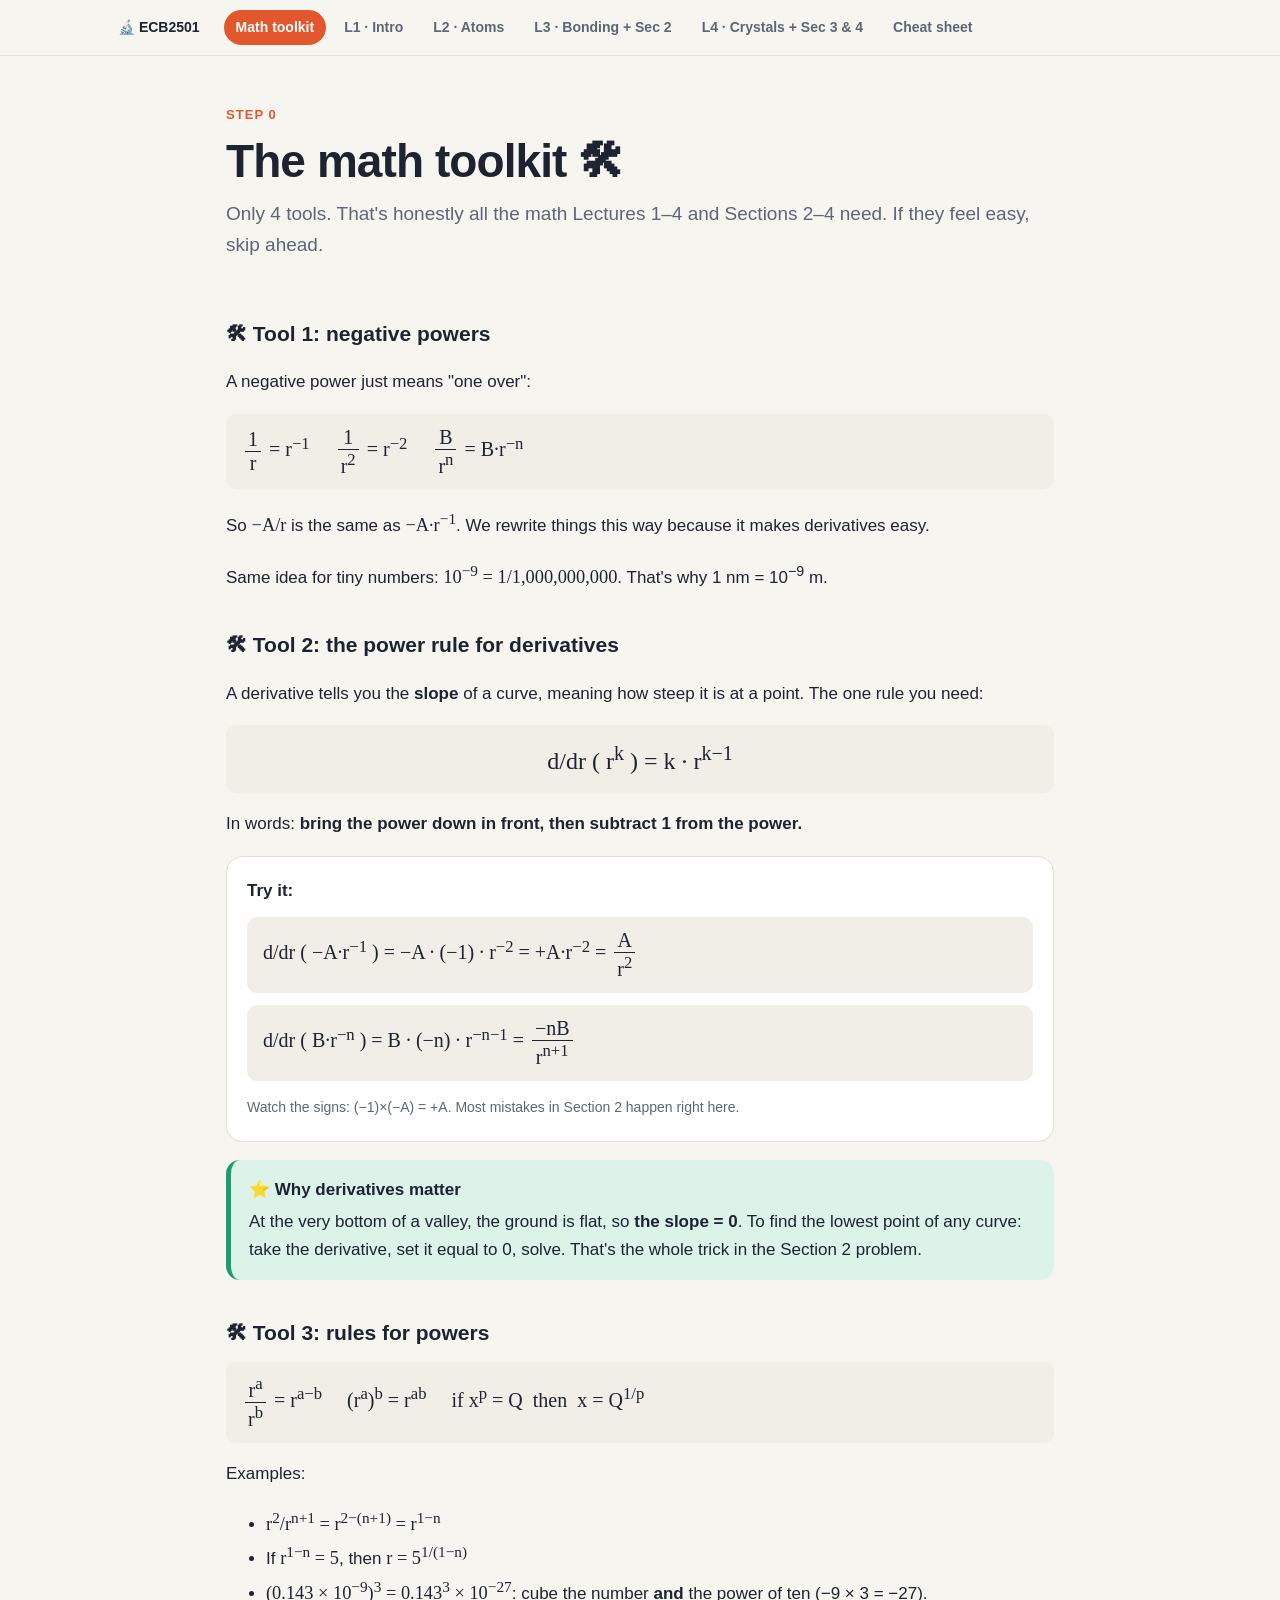
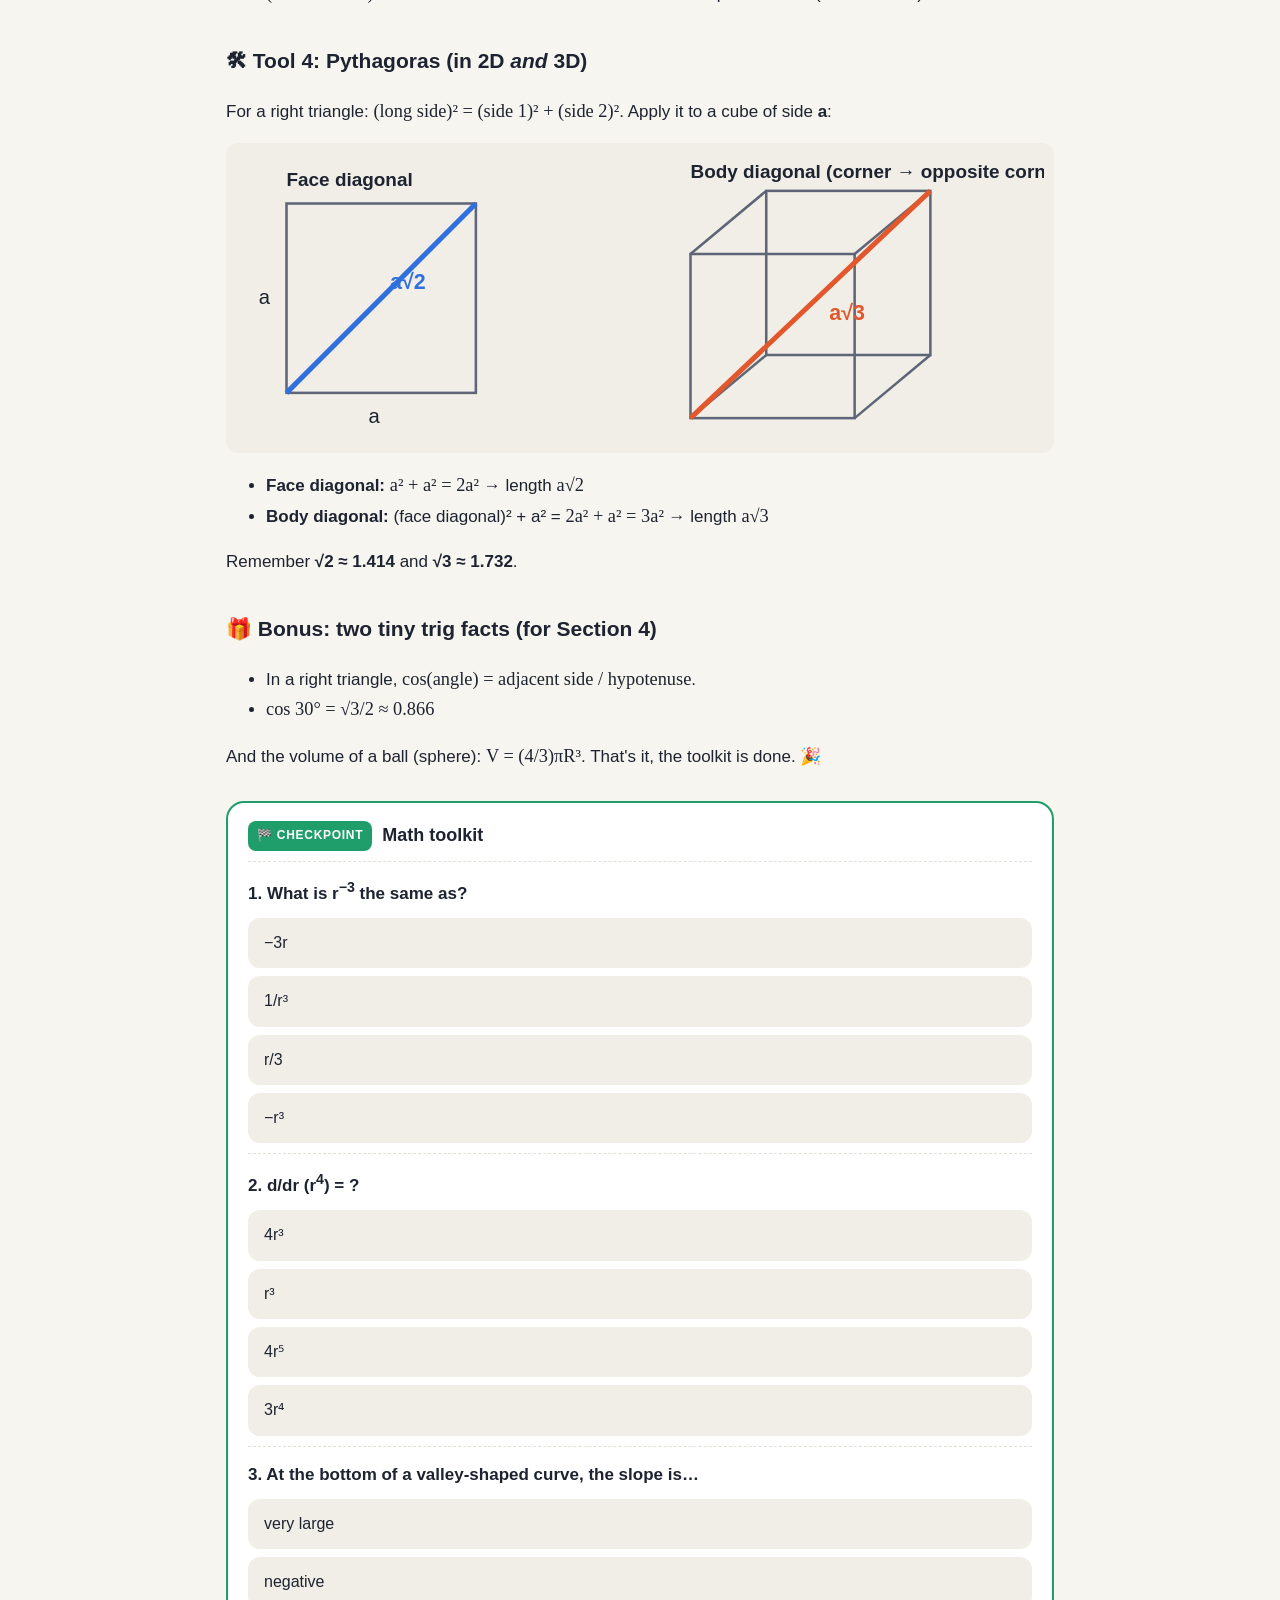
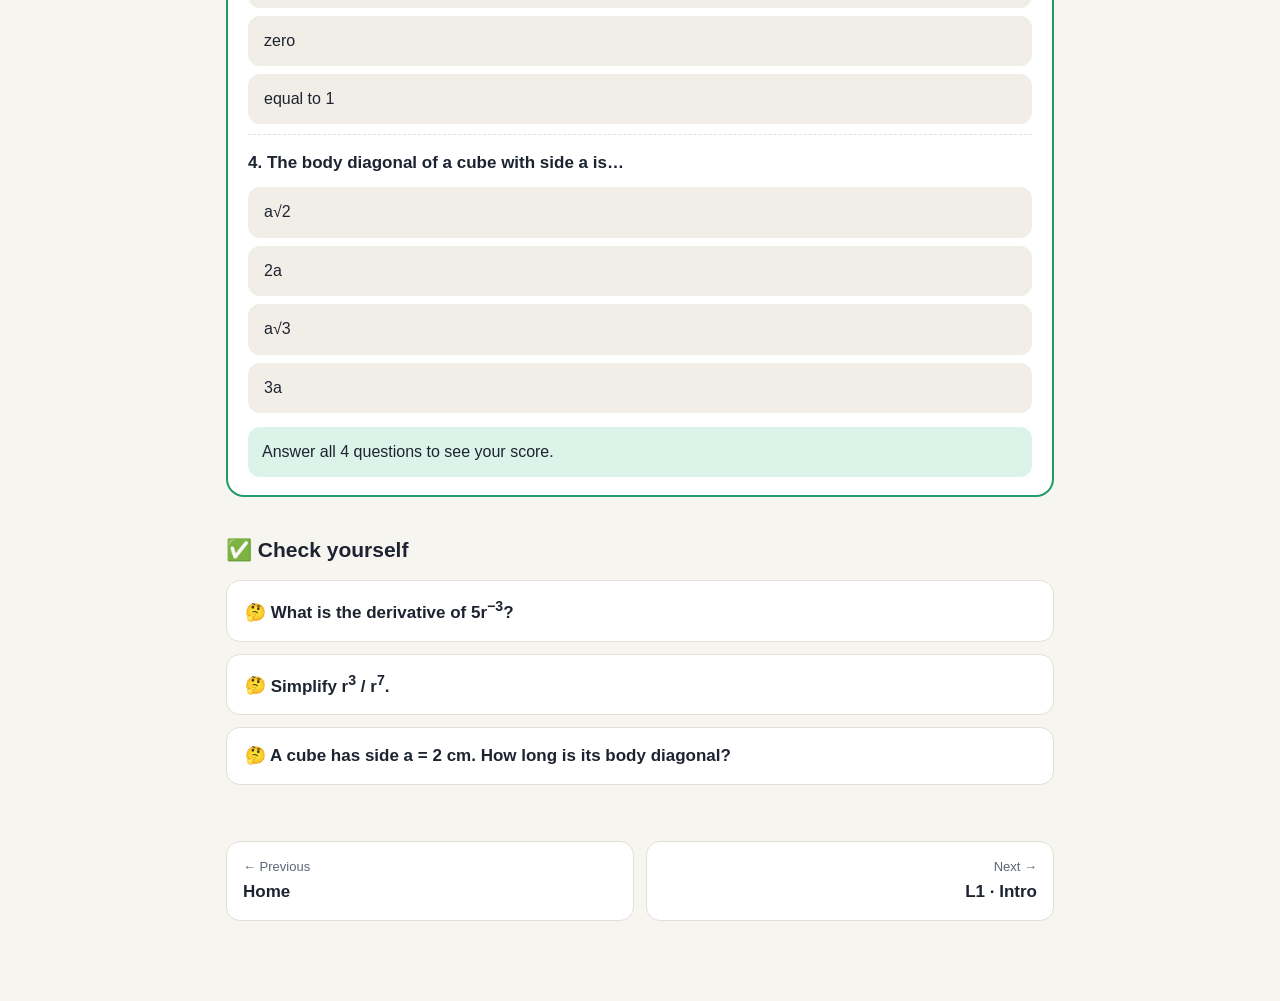
<file: toolkit.html>
<!doctype html>
<html lang="en">
<head>
<meta charset="utf-8">
<meta name="viewport" content="width=device-width, initial-scale=1">
<title>Math Toolkit · ECB2501</title>
<link rel="stylesheet" href="assets/style.css">
</head>
<body>
<div class="wrap">
<header class="hero">
  <div class="kicker">Step 0</div>
  <h1>The math toolkit 🛠</h1>
  <p>Only 4 tools. That's honestly all the math Lectures 1–4 and Sections 2–4 need. If they feel easy, skip ahead.</p>
</header>

<h3>🛠 Tool 1: negative powers</h3>
<p>A negative power just means "one over":</p>
<div class="math"><span class="frac"><span>1</span><span>r</span></span> = r<sup>−1</sup> &nbsp;&nbsp;&nbsp; <span class="frac"><span>1</span><span>r<sup>2</sup></span></span> = r<sup>−2</sup> &nbsp;&nbsp;&nbsp; <span class="frac"><span>B</span><span>r<sup>n</sup></span></span> = B·r<sup>−n</sup></div>
<p>So <span class="m">−A/r</span> is the same as <span class="m">−A·r<sup>−1</sup></span>. We rewrite things this way because it makes derivatives easy.</p>
<p>Same idea for tiny numbers: <span class="m">10<sup>−9</sup> = 1/1,000,000,000</span>. That's why 1 nm = 10<sup>−9</sup> m.</p>

<h3>🛠 Tool 2: the power rule for derivatives</h3>
<p>A derivative tells you the <b>slope</b> of a curve, meaning how steep it is at a point. The one rule you need:</p>
<div class="math big">d/dr ( r<sup>k</sup> ) = k · r<sup>k−1</sup></div>
<p>In words: <b>bring the power down in front, then subtract 1 from the power.</b></p>
<div class="card">
  <b>Try it:</b>
  <div class="math">d/dr ( −A·r<sup>−1</sup> ) = −A · (−1) · r<sup>−2</sup> = +A·r<sup>−2</sup> = <span class="frac"><span>A</span><span>r<sup>2</sup></span></span></div>
  <div class="math">d/dr ( B·r<sup>−n</sup> ) = B · (−n) · r<sup>−n−1</sup> = <span class="frac"><span>−nB</span><span>r<sup>n+1</sup></span></span></div>
  <span class="small">Watch the signs: (−1)×(−A) = +A. Most mistakes in Section 2 happen right here.</span>
</div>
<div class="key"><b>⭐ Why derivatives matter</b>
At the very bottom of a valley, the ground is flat, so <b>the slope = 0</b>. To find the lowest point of any curve: take the derivative, set it equal to 0, solve. That's the whole trick in the Section 2 problem.</div>

<h3>🛠 Tool 3: rules for powers</h3>
<div class="math"><span class="frac"><span>r<sup>a</sup></span><span>r<sup>b</sup></span></span> = r<sup>a−b</sup> &nbsp;&nbsp;&nbsp; (r<sup>a</sup>)<sup>b</sup> = r<sup>ab</sup> &nbsp;&nbsp;&nbsp; if x<sup>p</sup> = Q &nbsp;then&nbsp; x = Q<sup>1/p</sup></div>
<p>Examples:</p>
<ul>
  <li><span class="m">r<sup>2</sup>/r<sup>n+1</sup> = r<sup>2−(n+1)</sup> = r<sup>1−n</sup></span></li>
  <li>If <span class="m">r<sup>1−n</sup> = 5</span>, then <span class="m">r = 5<sup>1/(1−n)</sup></span></li>
  <li><span class="m">(0.143 × 10<sup>−9</sup>)<sup>3</sup> = 0.143<sup>3</sup> × 10<sup>−27</sup></span>: cube the number <b>and</b> the power of ten (−9 × 3 = −27).</li>
</ul>

<h3>🛠 Tool 4: Pythagoras (in 2D <i>and</i> 3D)</h3>
<p>For a right triangle: <span class="m">(long side)² = (side 1)² + (side 2)²</span>. Apply it to a cube of side <b>a</b>:</p>
<div class="svgbox">
  <svg viewBox="0 0 640 230" role="img" aria-label="Cube face diagonal and body diagonal">
    <rect x="40" y="40" width="150" height="150" fill="none" stroke="var(--muted)" stroke-width="2"/>
    <line x1="40" y1="190" x2="190" y2="40" stroke="var(--blue)" stroke-width="4"/>
    <text x="105" y="214" font-size="16">a</text><text x="18" y="120" font-size="16">a</text>
    <text x="122" y="108" font-size="17" style="fill:var(--blue)" font-weight="700">a√2</text>
    <text x="40" y="26" font-size="15" font-weight="700">Face diagonal</text>
    <g fill="none" stroke="var(--muted)" stroke-width="2">
      <rect x="360" y="80" width="130" height="130"/><rect x="420" y="30" width="130" height="130"/>
      <line x1="360" y1="80" x2="420" y2="30"/><line x1="490" y1="80" x2="550" y2="30"/>
      <line x1="360" y1="210" x2="420" y2="160"/><line x1="490" y1="210" x2="550" y2="160"/>
    </g>
    <line x1="360" y1="210" x2="550" y2="30" stroke="var(--accent)" stroke-width="4"/>
    <text x="470" y="132" font-size="17" style="fill:var(--accent)" font-weight="700">a√3</text>
    <text x="360" y="20" font-size="15" font-weight="700">Body diagonal (corner → opposite corner)</text>
  </svg>
</div>
<ul>
  <li><b>Face diagonal:</b> <span class="m">a² + a² = 2a²</span> → length <span class="m">a√2</span></li>
  <li><b>Body diagonal:</b> (face diagonal)² + a² = <span class="m">2a² + a² = 3a²</span> → length <span class="m">a√3</span></li>
</ul>
<p>Remember <b>√2 ≈ 1.414</b> and <b>√3 ≈ 1.732</b>.</p>

<h3>🎁 Bonus: two tiny trig facts (for Section 4)</h3>
<ul>
  <li>In a right triangle, <span class="m">cos(angle) = adjacent side / hypotenuse</span>.</li>
  <li><span class="m">cos 30° = √3/2 ≈ 0.866</span></li>
</ul>
<p>And the volume of a ball (sphere): <span class="m">V = (4/3)πR³</span>. That's it, the toolkit is done. 🎉</p>


  <div class="checkpoint" data-title="Math toolkit"><script type="application/json">[{"q": "What is r<sup>−3<\/sup> the same as?", "o": ["−3r", "1/r³", "r/3", "−r³"], "a": 1, "why": "A negative power means \"one over\": r<sup>−3<\/sup> = 1/r³."}, {"q": "d/dr (r<sup>4<\/sup>) = ?", "o": ["4r³", "r³", "4r⁵", "3r⁴"], "a": 0, "why": "Bring the 4 down, subtract 1 from the power: 4r³."}, {"q": "At the bottom of a valley-shaped curve, the slope is…", "o": ["very large", "negative", "zero", "equal to 1"], "a": 2, "why": "At the lowest point the curve is flat, so the slope (derivative) is zero."}, {"q": "The body diagonal of a cube with side a is…", "o": ["a√2", "2a", "a√3", "3a"], "a": 2, "why": "a² + a² + a² = 3a², so the length is a√3."}]</script><noscript>Turn on JavaScript to take this quiz.</noscript></div>
<h3>✅ Check yourself</h3>
<details class="quiz"><summary>What is the derivative of 5r<sup>−3</sup>?</summary><div>5 × (−3) × r<sup>−4</sup> = −15 r<sup>−4</sup> = −15/r<sup>4</sup></div></details>
<details class="quiz"><summary>Simplify r<sup>3</sup> / r<sup>7</sup>.</summary><div>r<sup>3−7</sup> = r<sup>−4</sup> = 1/r<sup>4</sup></div></details>
<details class="quiz"><summary>A cube has side a = 2 cm. How long is its body diagonal?</summary><div>a√3 = 2 × 1.732 ≈ 3.46 cm</div></details>

<div id="pager"></div>
</div>
<script src="assets/app.js"></script>
</body>
</html>
</file>
<file: assets/style.css>
:root{
  --bg:#f7f5f0; --card:#ffffff; --ink:#1d2330; --muted:#5d6577; --line:#e3dfd6;
  --accent:#e2572b; --accent-soft:#fde7dd; --blue:#2f6fde; --blue-soft:#e3ecfc;
  --green:#1f9d6b; --green-soft:#dcf3e9; --gold:#c98a0b; --gold-soft:#fbf0d4;
  --purple:#7b4fd6; --purple-soft:#ece5fb; --code:#f1eee7;
}
@media (prefers-color-scheme: dark){
  :root:not([data-theme="light"]){
    --bg:#14171e; --card:#1d212b; --ink:#e9ecf2; --muted:#9aa3b5; --line:#2e3442;
    --accent:#ff7a4d; --accent-soft:#3a2219; --blue:#6d9cff; --blue-soft:#1b2a47;
    --green:#3fd09a; --green-soft:#16362a; --gold:#f1b938; --gold-soft:#3a2f14;
    --purple:#a988ff; --purple-soft:#2a2244; --code:#262b37;
  }
}
:root[data-theme="dark"]{
  --bg:#14171e; --card:#1d212b; --ink:#e9ecf2; --muted:#9aa3b5; --line:#2e3442;
  --accent:#ff7a4d; --accent-soft:#3a2219; --blue:#6d9cff; --blue-soft:#1b2a47;
  --green:#3fd09a; --green-soft:#16362a; --gold:#f1b938; --gold-soft:#3a2f14;
  --purple:#a988ff; --purple-soft:#2a2244; --code:#262b37;
}
*{box-sizing:border-box}
html{scroll-behavior:smooth}
body{margin:0;background:var(--bg);color:var(--ink);font:17px/1.65 -apple-system,BlinkMacSystemFont,"Segoe UI",Roboto,Helvetica,Arial,sans-serif}
a{color:var(--blue)}
.wrap{max-width:860px;margin:0 auto;padding:0 16px 80px}

/* top bar */
.topbar{position:sticky;top:0;z-index:10;background:color-mix(in srgb,var(--bg) 88%,transparent);backdrop-filter:blur(10px);-webkit-backdrop-filter:blur(10px);border-bottom:1px solid var(--line)}
.topbar .in{max-width:1100px;margin:0 auto;padding:10px 16px;display:flex;align-items:center;gap:6px;overflow-x:auto;scrollbar-width:none}
.topbar .in::-webkit-scrollbar{display:none}
.topbar a{flex:none;text-decoration:none;color:var(--muted);font-weight:600;font-size:14px;padding:6px 12px;border-radius:999px;white-space:nowrap}
.topbar a:hover{color:var(--ink);background:var(--card)}
.topbar a.on{color:#fff;background:var(--accent)}
.topbar .brand{color:var(--ink);font-weight:800;margin-right:6px}

header.hero{padding:44px 0 20px}
.hero h1{font-size:clamp(30px,6vw,46px);line-height:1.1;margin:0 0 12px;letter-spacing:-.02em}
.hero p{color:var(--muted);font-size:19px;margin:0}
.kicker{display:inline-block;font-weight:700;font-size:13px;letter-spacing:.08em;text-transform:uppercase;color:var(--accent);margin-bottom:10px}

nav.map{display:grid;grid-template-columns:repeat(auto-fit,minmax(200px,1fr));gap:12px;margin:24px 0 8px}
nav.map a{display:block;text-decoration:none;color:var(--ink);background:var(--card);border:1px solid var(--line);border-radius:16px;padding:16px}
nav.map a b{display:block;font-size:12px;color:var(--muted);font-weight:700;text-transform:uppercase;letter-spacing:.06em}
nav.map a span{display:block;font-weight:700;font-size:18px;margin:2px 0}
nav.map a small{color:var(--muted);font-size:14px;line-height:1.45;display:block}
nav.map a:hover{border-color:var(--accent);transform:translateY(-1px)}
.toc{background:var(--card);border:1px solid var(--line);border-radius:14px;padding:14px 18px;margin:18px 0}
.toc b{font-size:13px;text-transform:uppercase;letter-spacing:.06em;color:var(--muted)}
.toc ol{margin:6px 0 0;padding-left:22px}
.toc li{margin:2px 0}

section.level{margin-top:56px}
.lvl{display:flex;align-items:center;gap:12px;margin-bottom:6px}
.lvl .badge{flex:none;width:44px;height:44px;border-radius:12px;display:grid;place-items:center;font-weight:800;color:#fff;background:var(--accent)}
.lvl .badge.b{background:var(--blue)} .lvl .badge.g{background:var(--green)} .lvl .badge.p{background:var(--purple)} .lvl .badge.y{background:var(--gold)}
h2{font-size:clamp(24px,4.5vw,32px);margin:0;line-height:1.2;letter-spacing:-.01em}
h3{font-size:21px;margin:36px 0 8px}
.sub{color:var(--muted);margin:4px 0 20px}
.card{background:var(--card);border:1px solid var(--line);border-radius:16px;padding:20px;margin:18px 0}
.tip,.warn,.story,.key,.tut{border-radius:14px;padding:16px 18px;margin:18px 0}
.tip{background:var(--blue-soft);border-left:5px solid var(--blue)}
.warn{background:var(--gold-soft);border-left:5px solid var(--gold)}
.story{background:var(--purple-soft);border-left:5px solid var(--purple)}
.key{background:var(--green-soft);border-left:5px solid var(--green)}
.tip>b:first-child,.warn>b:first-child,.story>b:first-child,.key>b:first-child{display:block;margin-bottom:4px}
.tutbanner{display:flex;gap:12px;align-items:center;background:var(--accent-soft);border:2px dashed var(--accent);border-radius:16px;padding:14px 18px;margin:28px 0 10px}
.tutbanner .tag{flex:none;background:var(--accent);color:#fff;font-weight:800;border-radius:10px;padding:6px 10px;font-size:13px;letter-spacing:.05em}
.math{font-family:"STIX Two Math","Cambria Math","Times New Roman",serif;font-size:20px;background:var(--code);border-radius:10px;padding:12px 16px;margin:12px 0;overflow-x:auto;white-space:nowrap}
.math.big{font-size:24px;text-align:center}
.m{font-family:"STIX Two Math","Cambria Math","Times New Roman",serif;font-size:1.08em;white-space:nowrap}
.frac{display:inline-flex;flex-direction:column;vertical-align:middle;text-align:center;margin:0 3px;line-height:1.15}
.frac>span:first-child{border-bottom:1.5px solid currentColor;padding:0 3px}
.frac>span:last-child{padding:0 3px}
.steps{counter-reset:s;list-style:none;padding:0;margin:0}
.steps>li{counter-increment:s;position:relative;padding:0 0 18px 48px}
.steps>li::before{content:counter(s);position:absolute;left:0;top:0;width:32px;height:32px;border-radius:50%;background:var(--accent);color:#fff;font-weight:800;display:grid;place-items:center;font-size:15px}
.steps>li::after{content:"";position:absolute;left:15px;top:34px;bottom:4px;width:2px;background:var(--line)}
.steps>li:last-child::after{display:none}
table{border-collapse:collapse;width:100%;font-size:16px}
th,td{border-bottom:1px solid var(--line);padding:10px 8px;text-align:left;vertical-align:top}
th{color:var(--muted);font-size:13px;text-transform:uppercase;letter-spacing:.05em}
.tablewrap{overflow-x:auto;margin:14px 0}
canvas{display:block;width:100%;border-radius:12px;background:var(--code);touch-action:none}
.controls{display:flex;flex-wrap:wrap;gap:8px;align-items:center;margin:12px 0}
button.chip{border:1px solid var(--line);background:var(--card);color:var(--ink);border-radius:999px;padding:8px 16px;font:inherit;font-size:15px;font-weight:600;cursor:pointer}
button.chip.on{background:var(--accent);border-color:var(--accent);color:#fff}
input[type=range]{width:100%;accent-color:var(--accent)}
.readout{font-weight:700;font-size:18px;margin-top:8px;min-height:28px}
.facts{display:grid;grid-template-columns:repeat(auto-fit,minmax(140px,1fr));gap:10px;margin-top:12px}
.fact{background:var(--code);border-radius:12px;padding:10px 12px}
.fact b{display:block;font-size:12px;color:var(--muted);text-transform:uppercase;letter-spacing:.05em}
.fact span{font-size:20px;font-weight:750}
details.quiz{background:var(--card);border:1px solid var(--line);border-radius:14px;margin:12px 0;padding:0 18px}
details.quiz summary{cursor:pointer;padding:14px 0;font-weight:650;list-style:none}
details.quiz summary::-webkit-details-marker{display:none}
details.quiz summary::before{content:"🤔 ";}
details.quiz[open] summary::before{content:"💡 ";}
details.quiz>div{border-top:1px dashed var(--line);padding:12px 0 16px}
svg text{fill:var(--ink);font-family:inherit}
.svgbox{background:var(--code);border-radius:12px;padding:10px;margin:14px 0}
.svgbox svg{display:block;width:100%;height:auto}
.small{font-size:14px;color:var(--muted)}
.grid2{display:grid;grid-template-columns:repeat(auto-fit,minmax(240px,1fr));gap:12px}
.grid2 .card{margin:0}
.grid2 h4{margin:0 0 8px;font-size:17px}
pre.ascii{background:var(--code);border-radius:12px;padding:14px;overflow-x:auto;font-size:14px;line-height:1.35}
.pager{display:flex;justify-content:space-between;gap:12px;margin-top:56px;flex-wrap:wrap}
.pager a{flex:1 1 220px;text-decoration:none;background:var(--card);border:1px solid var(--line);border-radius:14px;padding:14px 16px;color:var(--ink)}
.pager a small{display:block;color:var(--muted);font-size:13px}
.pager a b{font-size:17px}
.pager a.next{text-align:right}
.pager a:hover{border-color:var(--accent)}
footer{margin-top:40px;color:var(--muted);font-size:14px;text-align:center}
@media print{.topbar,.controls,canvas,.pager{display:none} body{background:#fff}}

/* checkpoint quizzes */
.checkpoint{background:var(--card);border:2px solid var(--green);border-radius:18px;padding:18px 20px;margin:30px 0}
.cphead{display:flex;flex-wrap:wrap;align-items:center;gap:10px;margin-bottom:8px;font-size:18px}
.cptag{background:var(--green);color:#fff;font-weight:800;font-size:12px;letter-spacing:.06em;border-radius:8px;padding:5px 9px}
.cpq{border-top:1px dashed var(--line);padding-top:10px;margin-top:10px}
.cpquestion{font-weight:650;margin:4px 0 10px}
.cpopts{display:grid;gap:8px}
.cpopt{text-align:left;font:inherit;font-size:16px;color:var(--ink);background:var(--code);border:2px solid transparent;border-radius:12px;padding:10px 14px;cursor:pointer}
.cpopt:hover:not(:disabled){border-color:var(--blue)}
.cpopt:disabled{cursor:default}
.cpopt.right{background:var(--green-soft);border-color:var(--green);font-weight:700}
.cpopt.wrong{background:var(--accent-soft);border-color:var(--accent)}
.cpwhy{margin:10px 0 4px;font-size:15px}
.cpscore{margin-top:14px;padding:12px 14px;border-radius:12px;background:var(--green-soft);font-size:16px}
.cpreset{margin-top:10px}
.summary{background:var(--card);border:1px solid var(--line);border-left:6px solid var(--purple);border-radius:16px;padding:18px 22px;margin:18px 0}
.summary ul{margin:6px 0 0;padding-left:20px}
.summary li{margin:6px 0}

/* ---------- phones ---------- */
img,svg,canvas,video{max-width:100%}
@media (max-width:600px){
  body{font-size:16px}
  header.hero{padding:28px 0 12px}
  .hero p{font-size:17px}
  h3{font-size:19px;margin-top:28px}
  section.level{margin-top:40px}
  .lvl .badge{width:38px;height:38px;border-radius:10px;font-size:15px}
  .card,.checkpoint,.summary{padding:14px}
  .tip,.warn,.story,.key{padding:14px}
  .math{font-size:17px;padding:10px 12px}
  .math.big{font-size:19px}
  .steps>li{padding-left:42px}
  .steps>li::before{width:28px;height:28px;font-size:14px}
  .steps>li::after{left:13px;top:30px}
  table{font-size:14px}
  th,td{padding:8px 6px}
  .tablewrap table{min-width:440px}
  /* diagrams with side text: keep text readable, swipe sideways */
  .svgbox{overflow-x:auto;-webkit-overflow-scrolling:touch}
  .svgbox svg{min-width:540px}
  .svgbox.fit svg{min-width:0}
  .svgbox::after{content:"← swipe to see the whole diagram →";display:block;text-align:center;font-size:12px;color:var(--muted);margin-top:6px}
  .svgbox.fit::after{display:none}
  .fact span{font-size:17px}
  .facts{grid-template-columns:repeat(2,1fr)}
  .cpopt{font-size:15px;padding:12px}
  .tutbanner{flex-direction:column;align-items:flex-start}
  .pager a.next{text-align:left}
  .topbar a{font-size:13px;padding:6px 10px}
}
</file>
